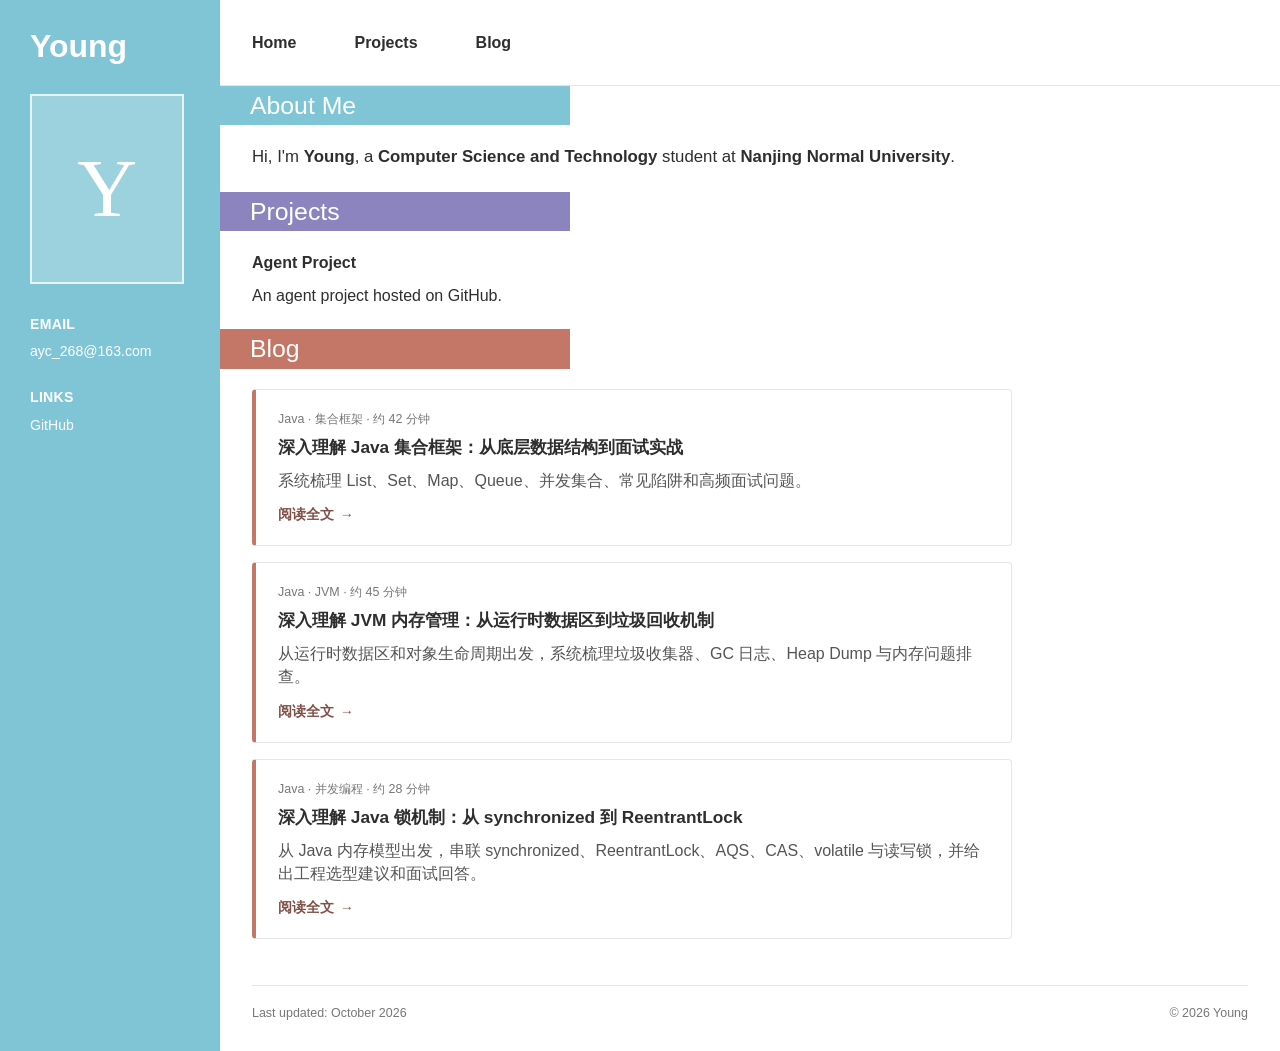
<file: index.html>
<!DOCTYPE html>
<html lang="en">
<head>
    <meta charset="UTF-8">
    <meta name="viewport" content="width=device-width, initial-scale=1.0">
    <meta name="description" content="Young's personal homepage — a Computer Science and Technology student at Nanjing Normal University.">
    <title>Young | Academic Homepage</title>
    <link rel="stylesheet" href="styles.css">
</head>
<body>
    <div class="page">
        <aside class="sidebar">
            <a class="name" href="#home">Young</a>

            <!-- Replace this block with: <img class="portrait" src="avatar.jpg" alt="Portrait of Young"> -->
            <div class="portrait portrait-placeholder" aria-label="Photo placeholder">
                <span>Y</span>
            </div>

            <div class="side-info">
                <h2>Email</h2>
                <a href="mailto:ayc_268@163.com">ayc_268@163.com</a>

                <h2>Links</h2>
                <a href="https://github.com/winnielab" target="_blank" rel="noreferrer">GitHub</a>
            </div>
        </aside>

        <div class="main-column">
            <header class="topbar" id="home">
                <nav aria-label="Main navigation">
                    <a href="#about">Home</a>
                    <a href="#projects">Projects</a>
                    <a href="/blog/index.html">Blog</a>
                    <!-- <a href="#research">Research</a> -->
                </nav>
            </header>

            <main>
                <section id="about">
                    <h1>About Me</h1>
                    <div class="section-content intro">
                        <p>
                            Hi, I'm <strong>Young</strong>, a <strong>Computer Science and Technology</strong>
                            student at <strong>Nanjing Normal University</strong>.
                        </p>
                    </div>
                </section>

                <section id="projects">
                    <h2>Projects</h2>
                    <div class="section-content">
                        <p>
                            <strong>
                                <a href="https://github.com/winnielab/agent-repo" target="_blank" rel="noreferrer">Agent Project</a>
                            </strong>
                        </p>
                        <p>An agent project hosted on GitHub.</p>
                    </div>
                </section>

                <section id="blog">
                    <h2>Blog</h2>
                    <div class="section-content">
                        <article class="blog-card">
                            <div class="blog-card__meta">Java · 集合框架 · 约 42 分钟</div>
                            <h3>
                                <a href="/blog/java-collections.html">深入理解 Java 集合框架：从底层数据结构到面试实战</a>
                            </h3>
                            <p>系统梳理 List、Set、Map、Queue、并发集合、常见陷阱和高频面试问题。</p>
                            <a class="blog-card__link" href="/blog/java-collections.html">阅读全文 <span aria-hidden="true">→</span></a>
                        </article>
                        <article class="blog-card">
                            <div class="blog-card__meta">Java · JVM · 约 45 分钟</div>
                            <h3>
                                <a href="/blog/jvm-memory-management.html">深入理解 JVM 内存管理：从运行时数据区到垃圾回收机制</a>
                            </h3>
                            <p>从运行时数据区和对象生命周期出发，系统梳理垃圾收集器、GC 日志、Heap Dump 与内存问题排查。</p>
                            <a class="blog-card__link" href="/blog/jvm-memory-management.html">阅读全文 <span aria-hidden="true">→</span></a>
                        </article>
                        <article class="blog-card">
                            <div class="blog-card__meta">Java · 并发编程 · 约 28 分钟</div>
                            <h3>
                                <a href="/blog/java-locks.html">深入理解 Java 锁机制：从 synchronized 到 ReentrantLock</a>
                            </h3>
                            <p>从 Java 内存模型出发，串联 synchronized、ReentrantLock、AQS、CAS、volatile 与读写锁，并给出工程选型建议和面试回答。</p>
                            <a class="blog-card__link" href="/blog/java-locks.html">阅读全文 <span aria-hidden="true">→</span></a>
                        </article>
                    </div>
                </section>

                <!-- Temporarily hidden until research interests are ready.
                <section id="research">
                    <h2>Research Interests</h2>
                    <div class="section-content">
                        <ul class="compact-list">
                            <li>Machine Learning</li>
                            <li>Computer Vision</li>
                            <li>XXX</li>
                        </ul>
                    </div>
                </section>
                -->

            </main>

            <footer>
                <span>Last updated: October 2026</span>
                <span>© 2026 Young</span>
            </footer>
        </div>
    </div>
</body>
</html>
</file>
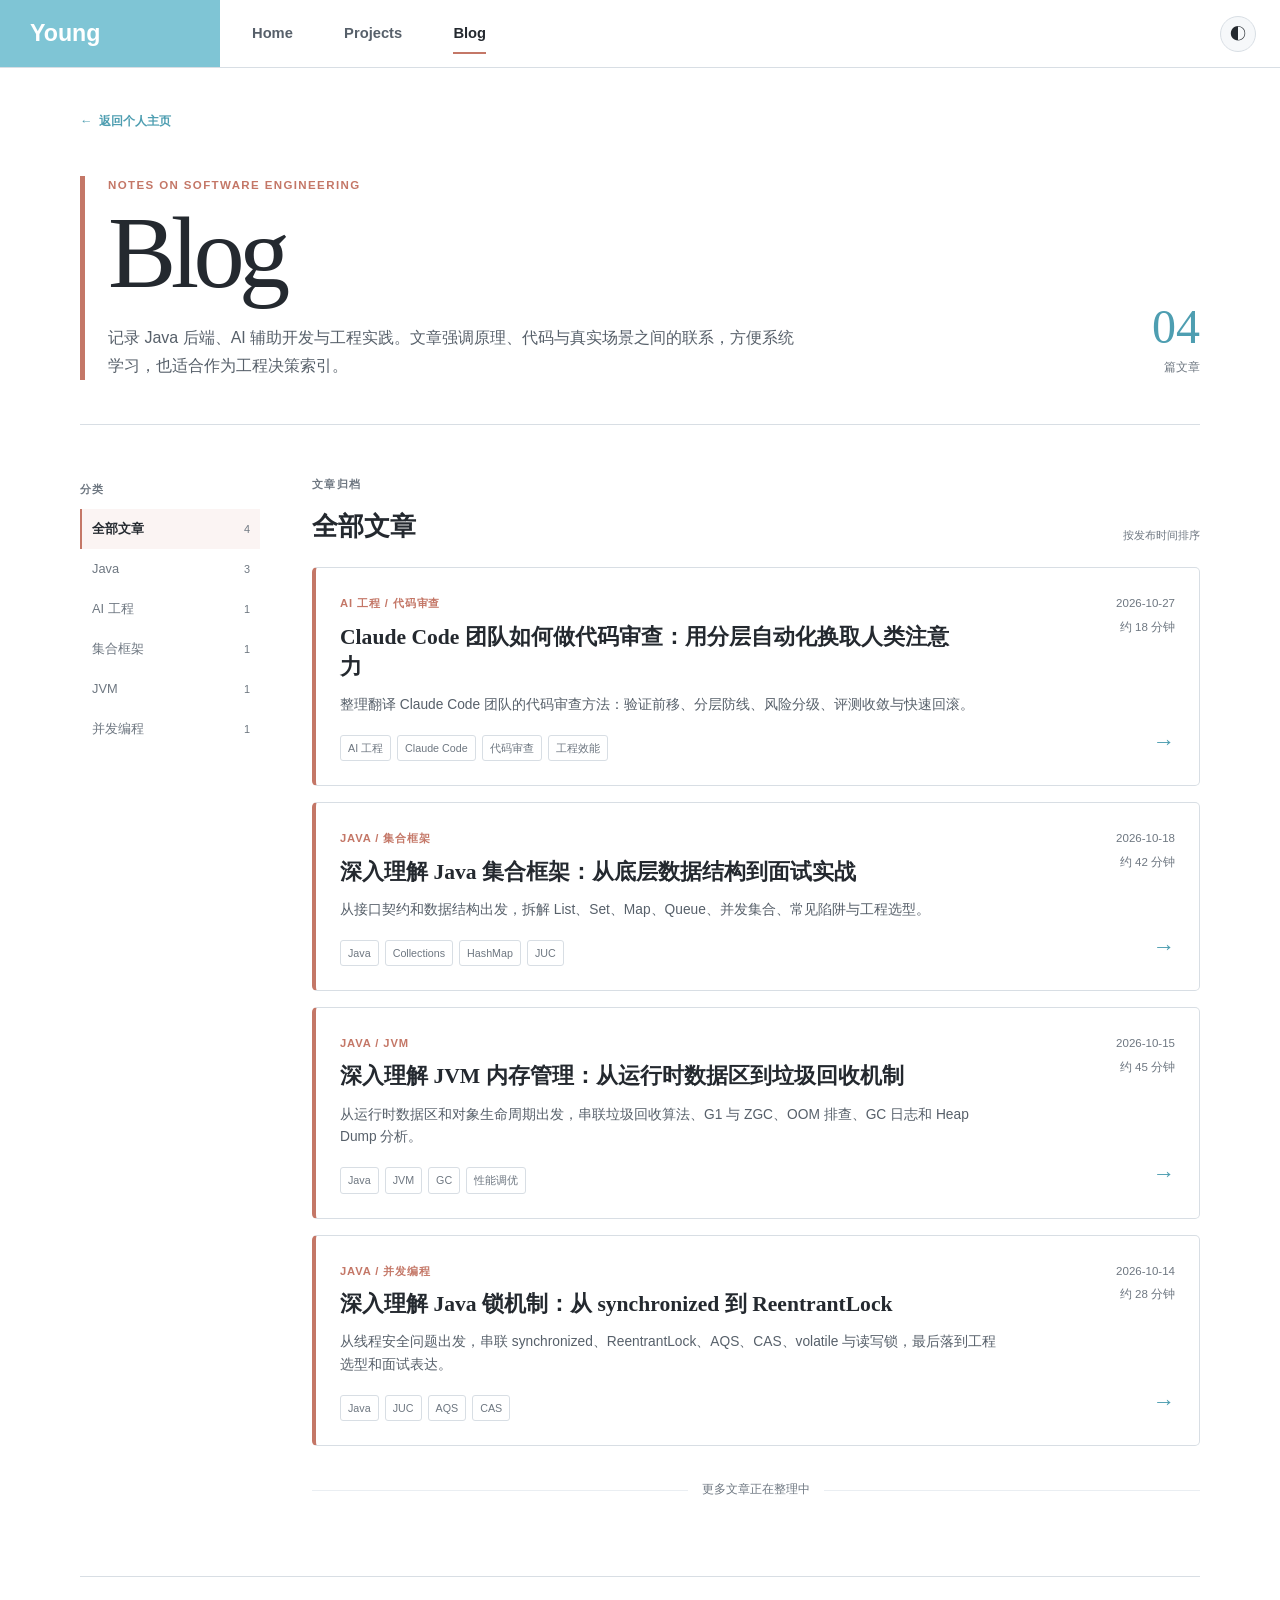
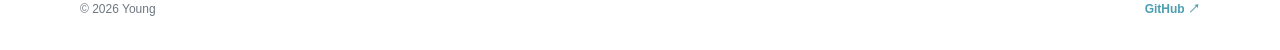
<file: blog/index.html>
<!DOCTYPE html>
<html lang="zh-CN" data-theme="auto">
<head>
    <meta charset="UTF-8">
    <meta name="viewport" content="width=device-width, initial-scale=1.0">
    <meta name="description" content="Young 的技术博客，记录 Java 后端、AI 辅助开发与工程实践。">
    <meta name="theme-color" content="#7fc5d5">
    <title>Blog · Young</title>
    <link rel="stylesheet" href="blog.css?v=20261027">
    <script src="blog-index.js" defer></script>
</head>
<body class="blog-index-page">
    <header class="site-header">
        <a class="brand" href="/index.html">Young</a>
        <nav aria-label="博客导航">
            <a href="/index.html#about">Home</a>
            <a href="/index.html#projects">Projects</a>
            <a href="/blog/index.html" aria-current="page">Blog</a>
        </nav>
        <button class="theme-toggle" type="button" aria-label="切换深色模式" title="切换深色模式">
            <span class="theme-icon" aria-hidden="true">◐</span>
        </button>
    </header>

    <main class="blog-index-shell">
        <a class="blog-home-link" href="/index.html"><span aria-hidden="true">←</span> 返回个人主页</a>

        <header class="blog-index-hero">
            <div>
                <p class="blog-index-kicker">Notes on software engineering</p>
                <h1>Blog</h1>
                <p class="blog-index-lead">记录 Java 后端、AI 辅助开发与工程实践。文章强调原理、代码与真实场景之间的联系，方便系统学习，也适合作为工程决策索引。</p>
            </div>
            <div class="blog-index-stat" aria-label="博客统计">
                <strong>04</strong>
                <span>篇文章</span>
            </div>
        </header>

        <div class="blog-browser">
            <aside class="blog-categories" aria-label="文章分类">
                <p class="aside-label">分类</p>
                <a href="#articles" aria-current="page"><span>全部文章</span><b>4</b></a>
                <a href="#articles"><span>Java</span><b>3</b></a>
                <a href="#ai-engineering"><span>AI 工程</span><b>1</b></a>
                <a href="#collections"><span>集合框架</span><b>1</b></a>
                <a href="#jvm"><span>JVM</span><b>1</b></a>
                <a href="#concurrency"><span>并发编程</span><b>1</b></a>
            </aside>

            <section class="blog-list" id="articles" aria-labelledby="articles-title">
                <div class="blog-list-heading">
                    <div>
                        <p class="aside-label">文章归档</p>
                        <h2 id="articles-title">全部文章</h2>
                    </div>
                    <span>按发布时间排序</span>
                </div>

                <a class="post-card" id="ai-engineering" href="/blog/claude-code-team-code-review.html" aria-label="阅读《Claude Code 团队如何做代码审查：用分层自动化换取人类注意力》">
                    <div class="post-card__content">
                        <div class="post-card__eyebrow">AI 工程 / 代码审查</div>
                        <h3>Claude Code 团队如何做代码审查：用分层自动化换取人类注意力</h3>
                        <p>整理翻译 Claude Code 团队的代码审查方法：验证前移、分层防线、风险分级、评测收敛与快速回滚。</p>
                        <div class="post-card__tags" aria-label="文章标签">
                            <span>AI 工程</span>
                            <span>Claude Code</span>
                            <span>代码审查</span>
                            <span>工程效能</span>
                        </div>
                    </div>
                    <div class="post-card__meta">
                        <time datetime="2026-10-27">2026-10-27</time>
                        <span>约 18 分钟</span>
                        <i aria-hidden="true">→</i>
                    </div>
                </a>

                <a class="post-card" id="collections" href="/blog/java-collections.html" aria-label="阅读《深入理解 Java 集合框架：从底层数据结构到面试实战》">
                    <div class="post-card__content">
                        <div class="post-card__eyebrow">Java / 集合框架</div>
                        <h3>深入理解 Java 集合框架：从底层数据结构到面试实战</h3>
                        <p>从接口契约和数据结构出发，拆解 List、Set、Map、Queue、并发集合、常见陷阱与工程选型。</p>
                        <div class="post-card__tags" aria-label="文章标签">
                            <span>Java</span>
                            <span>Collections</span>
                            <span>HashMap</span>
                            <span>JUC</span>
                        </div>
                    </div>
                    <div class="post-card__meta">
                        <time datetime="2026-10-18">2026-10-18</time>
                        <span>约 42 分钟</span>
                        <i aria-hidden="true">→</i>
                    </div>
                </a>

                <a class="post-card" id="jvm" href="/blog/jvm-memory-management.html" aria-label="阅读《深入理解 JVM 内存管理：从运行时数据区到垃圾回收机制》">
                    <div class="post-card__content">
                        <div class="post-card__eyebrow">Java / JVM</div>
                        <h3>深入理解 JVM 内存管理：从运行时数据区到垃圾回收机制</h3>
                        <p>从运行时数据区和对象生命周期出发，串联垃圾回收算法、G1 与 ZGC、OOM 排查、GC 日志和 Heap Dump 分析。</p>
                        <div class="post-card__tags" aria-label="文章标签">
                            <span>Java</span>
                            <span>JVM</span>
                            <span>GC</span>
                            <span>性能调优</span>
                        </div>
                    </div>
                    <div class="post-card__meta">
                        <time datetime="2026-10-15">2026-10-15</time>
                        <span>约 45 分钟</span>
                        <i aria-hidden="true">→</i>
                    </div>
                </a>

                <a class="post-card" id="java-locks" href="/blog/java-locks.html" aria-label="阅读《深入理解 Java 锁机制：从 synchronized 到 ReentrantLock》">
                    <div class="post-card__content">
                        <div class="post-card__eyebrow" id="concurrency">Java / 并发编程</div>
                        <h3>深入理解 Java 锁机制：从 synchronized 到 ReentrantLock</h3>
                        <p>从线程安全问题出发，串联 synchronized、ReentrantLock、AQS、CAS、volatile 与读写锁，最后落到工程选型和面试表达。</p>
                        <div class="post-card__tags" aria-label="文章标签">
                            <span>Java</span>
                            <span>JUC</span>
                            <span>AQS</span>
                            <span>CAS</span>
                        </div>
                    </div>
                    <div class="post-card__meta">
                        <time datetime="2026-10-14">2026-10-14</time>
                        <span>约 28 分钟</span>
                        <i aria-hidden="true">→</i>
                    </div>
                </a>

                <div class="blog-list-end">
                    <span></span>
                    <p>更多文章正在整理中</p>
                    <span></span>
                </div>
            </section>
        </div>
    </main>

    <footer class="blog-index-footer">
        <span>© 2026 Young</span>
        <a href="https://github.com/winnielab" target="_blank" rel="noreferrer">GitHub <span aria-hidden="true">↗</span></a>
    </footer>
</body>
</html>
</file>
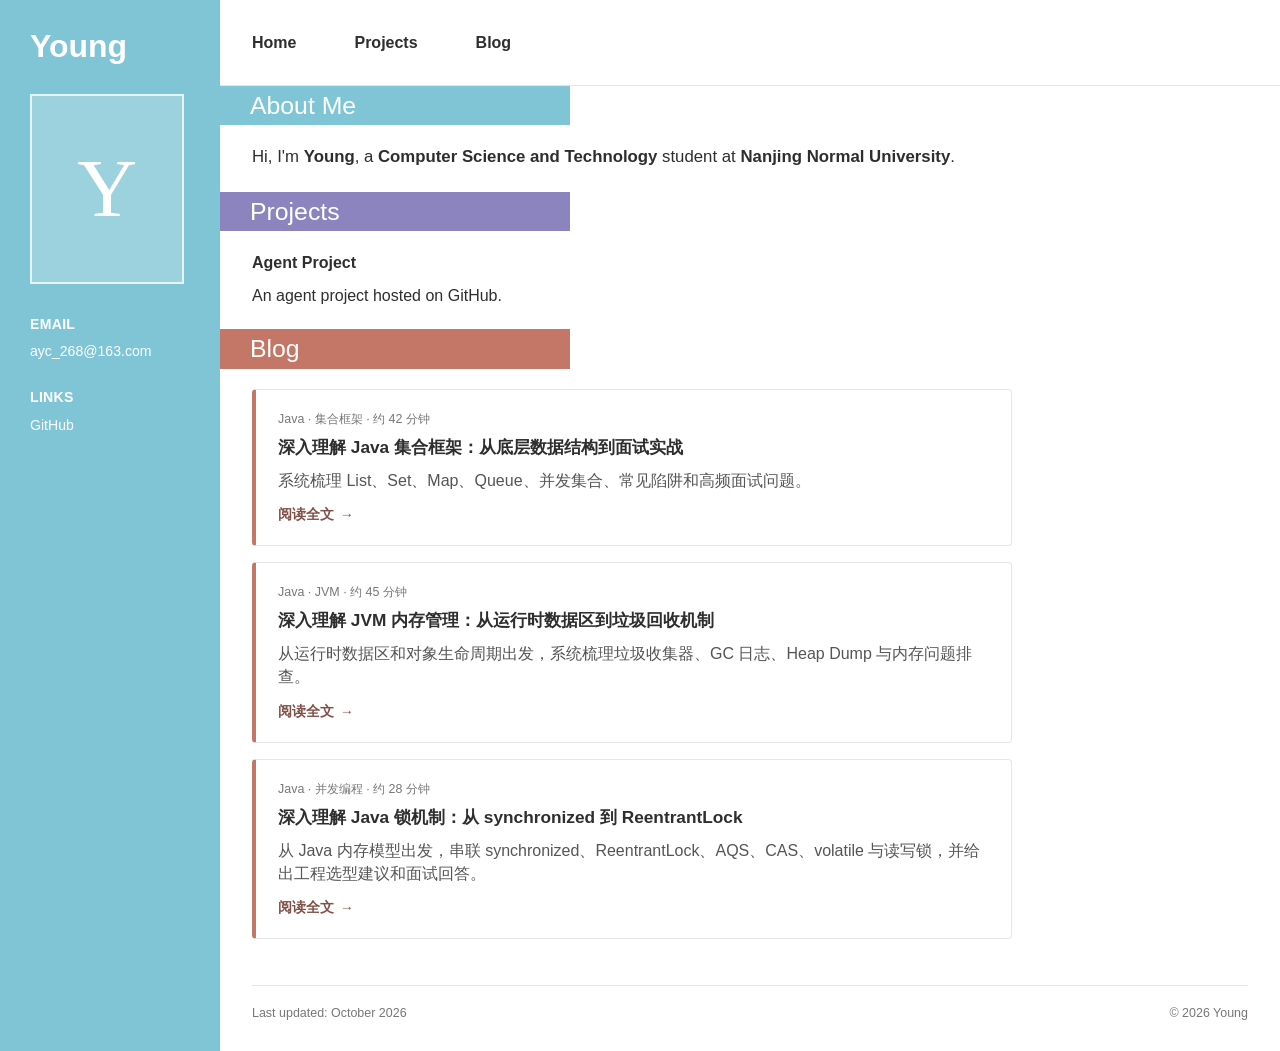
<file: about.html>
<!DOCTYPE html>
<html lang="en">
<head>
    <meta charset="UTF-8">
    <meta name="viewport" content="width=device-width, initial-scale=1.0">
    <meta http-equiv="refresh" content="0; url=index.html#about">
    <title>About · Young</title>
    <link rel="canonical" href="index.html#about">
</head>
<body>
    <p>Redirecting to <a href="index.html#about">the About section</a>…</p>
</body>
</html>
</file>
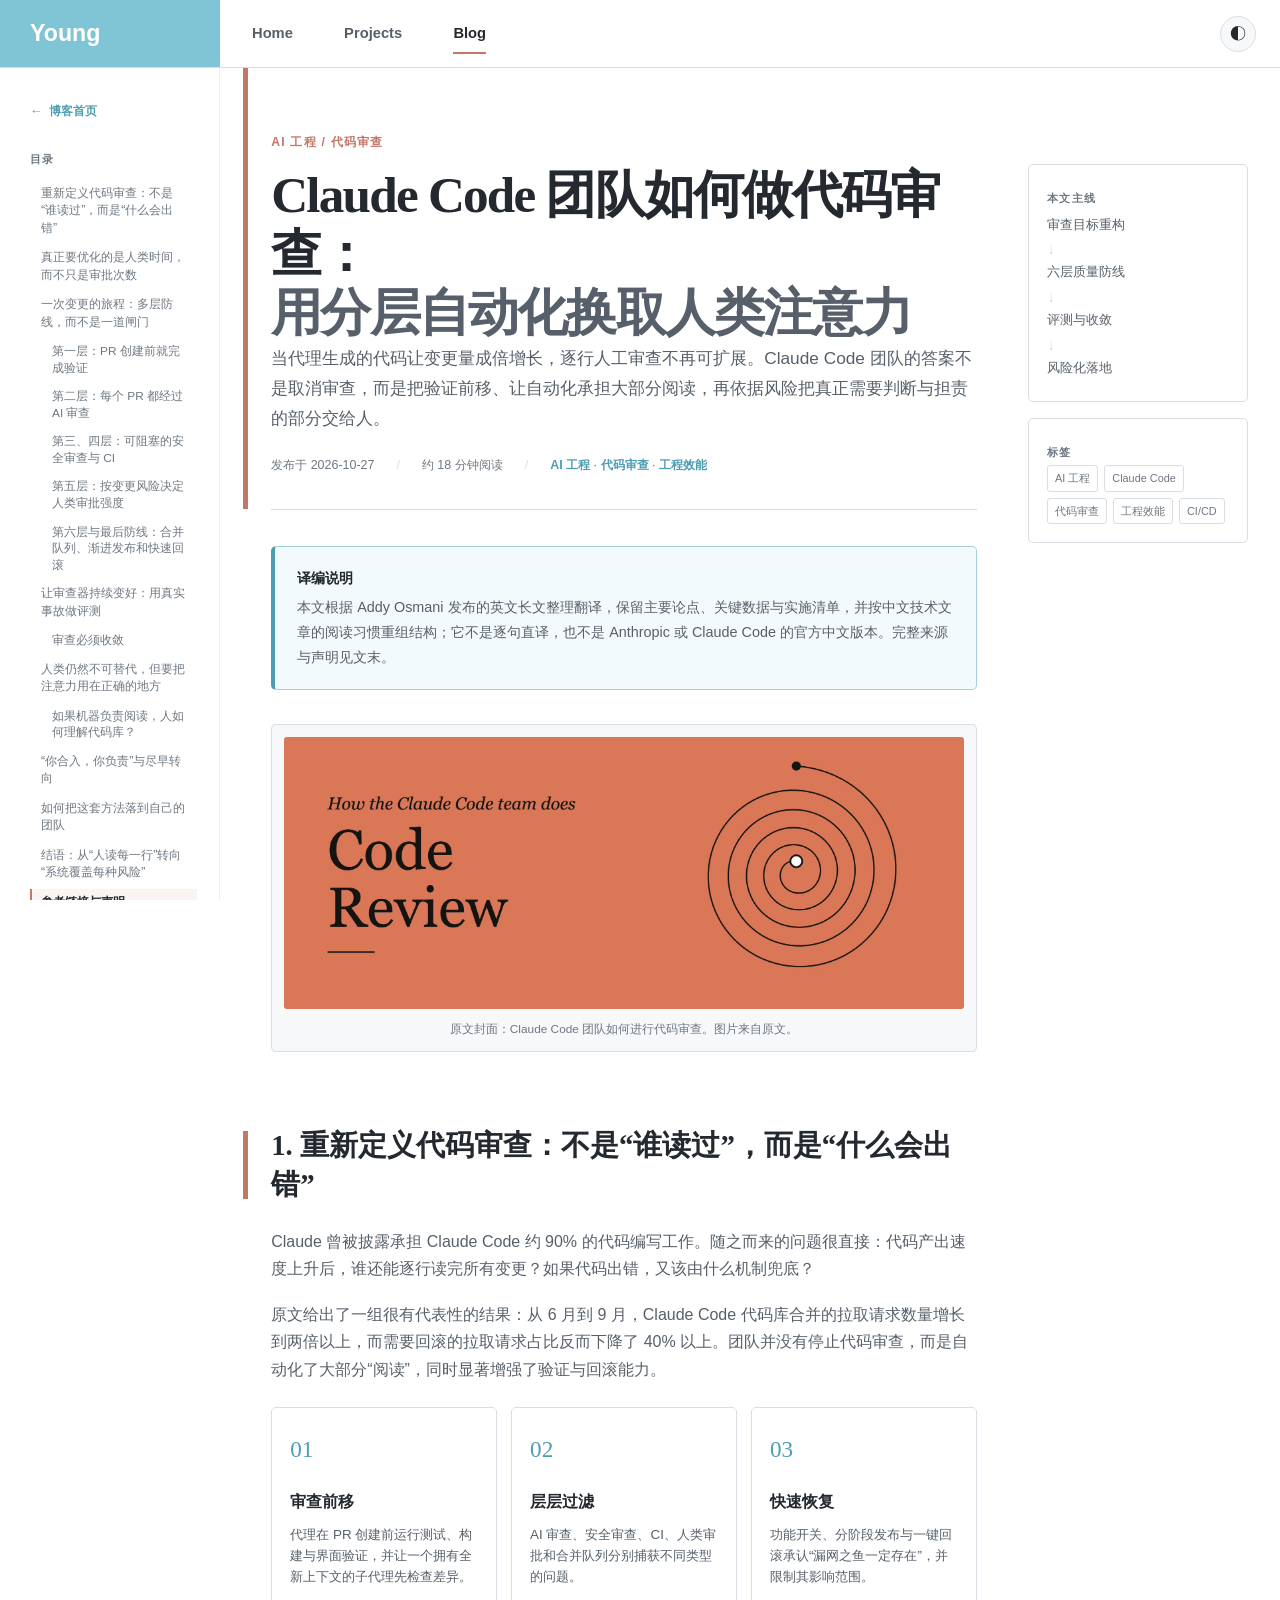
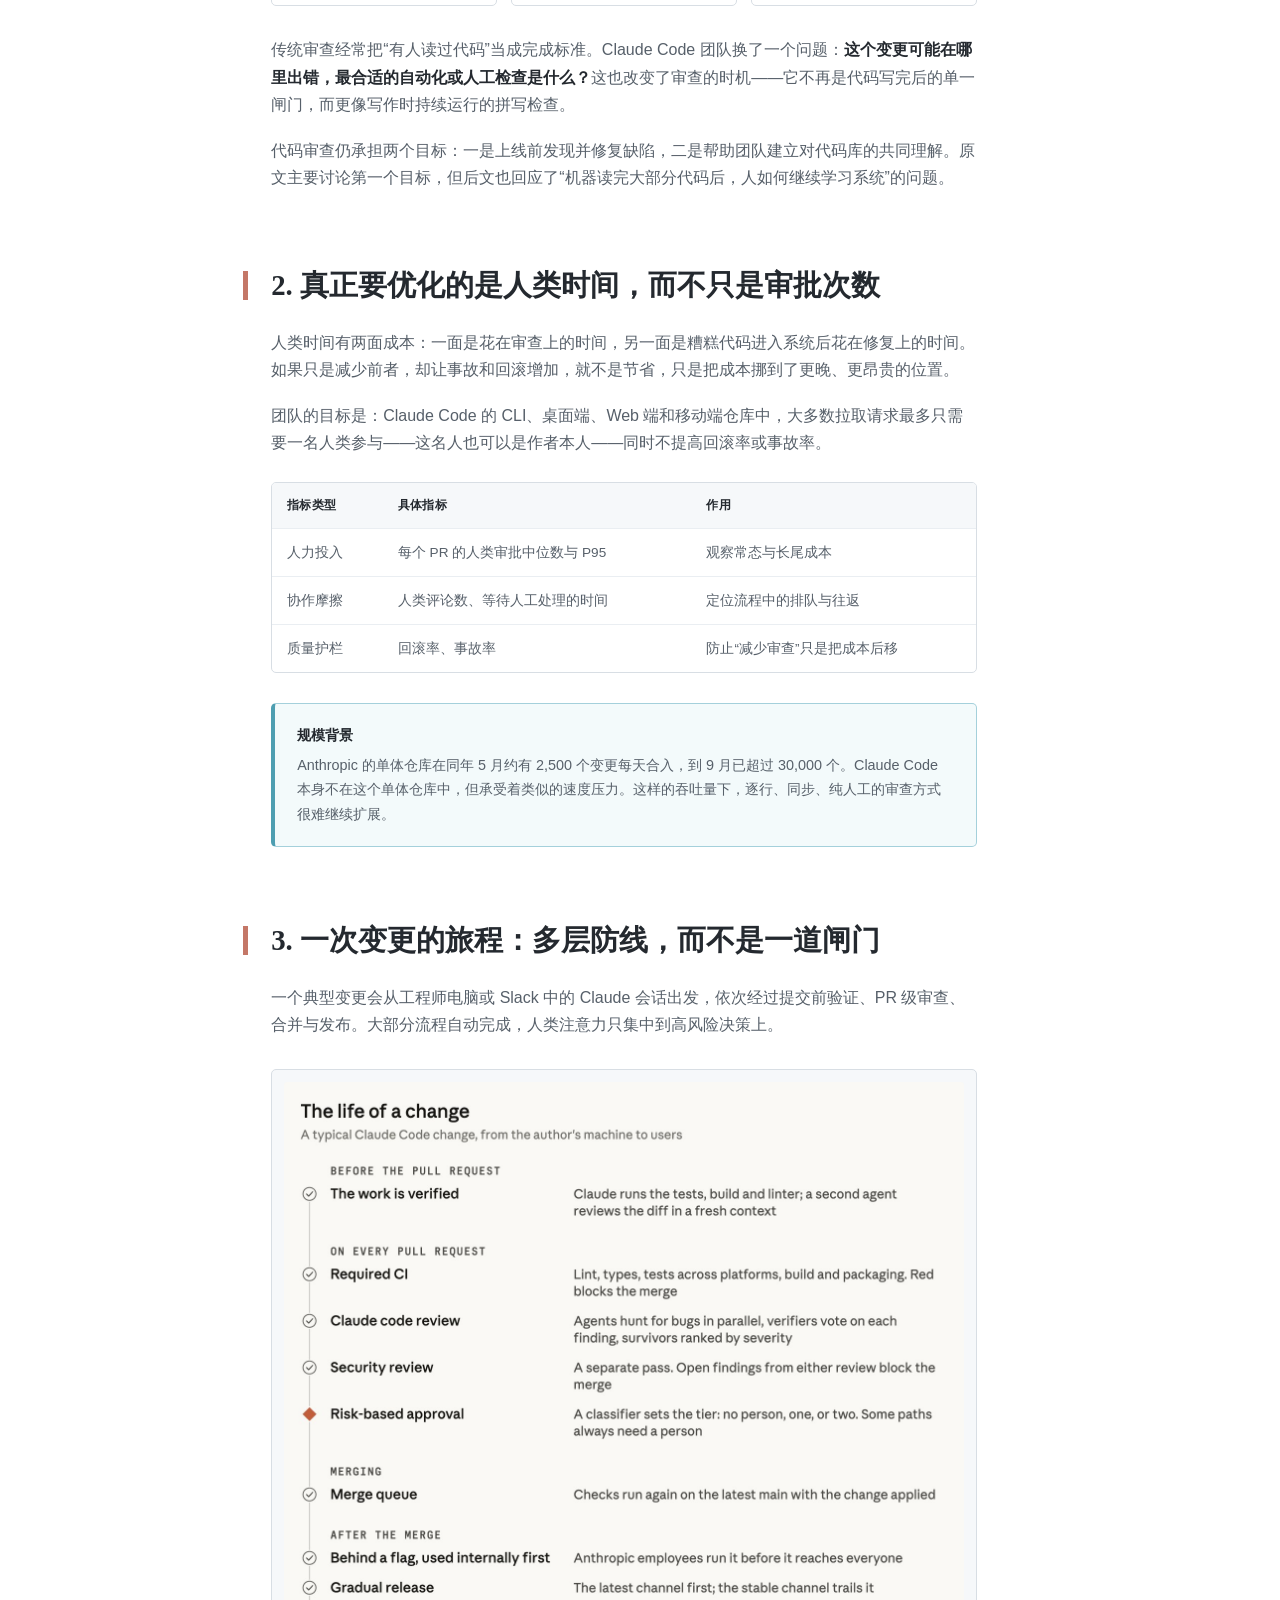
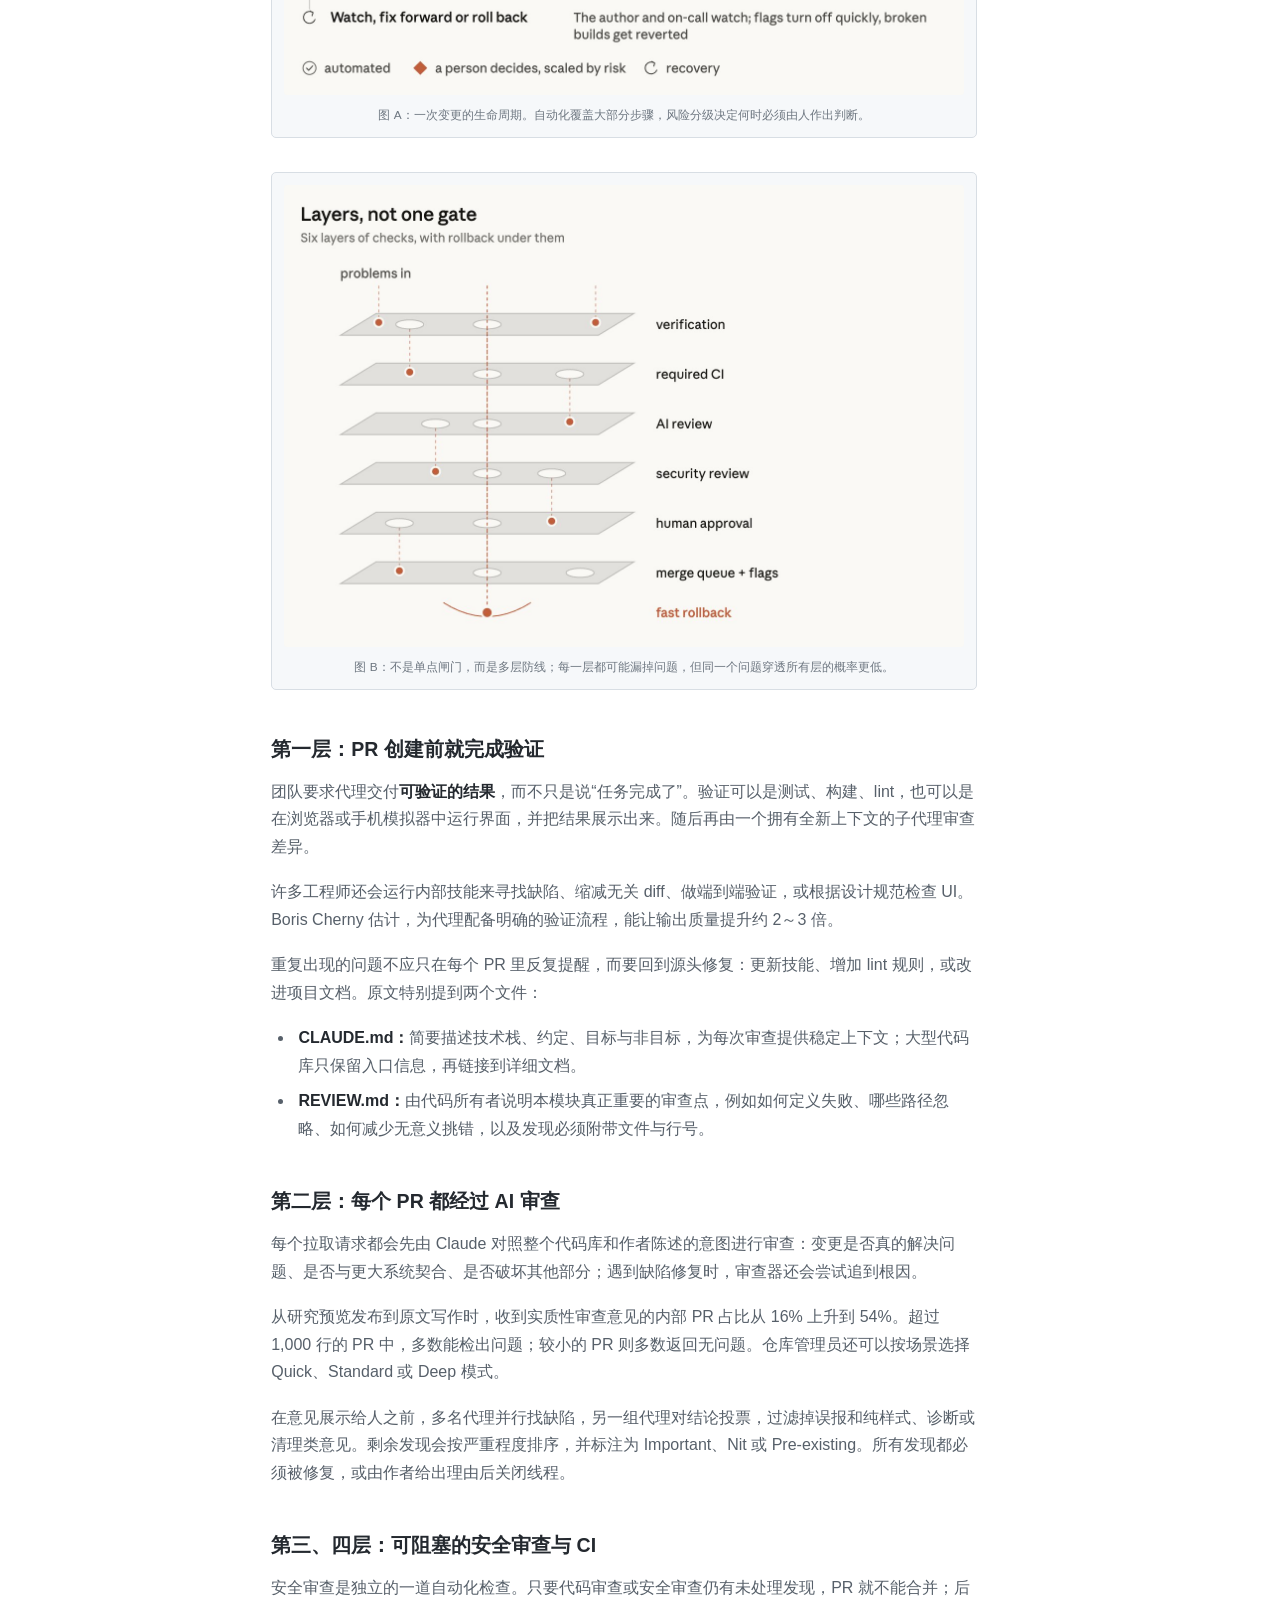
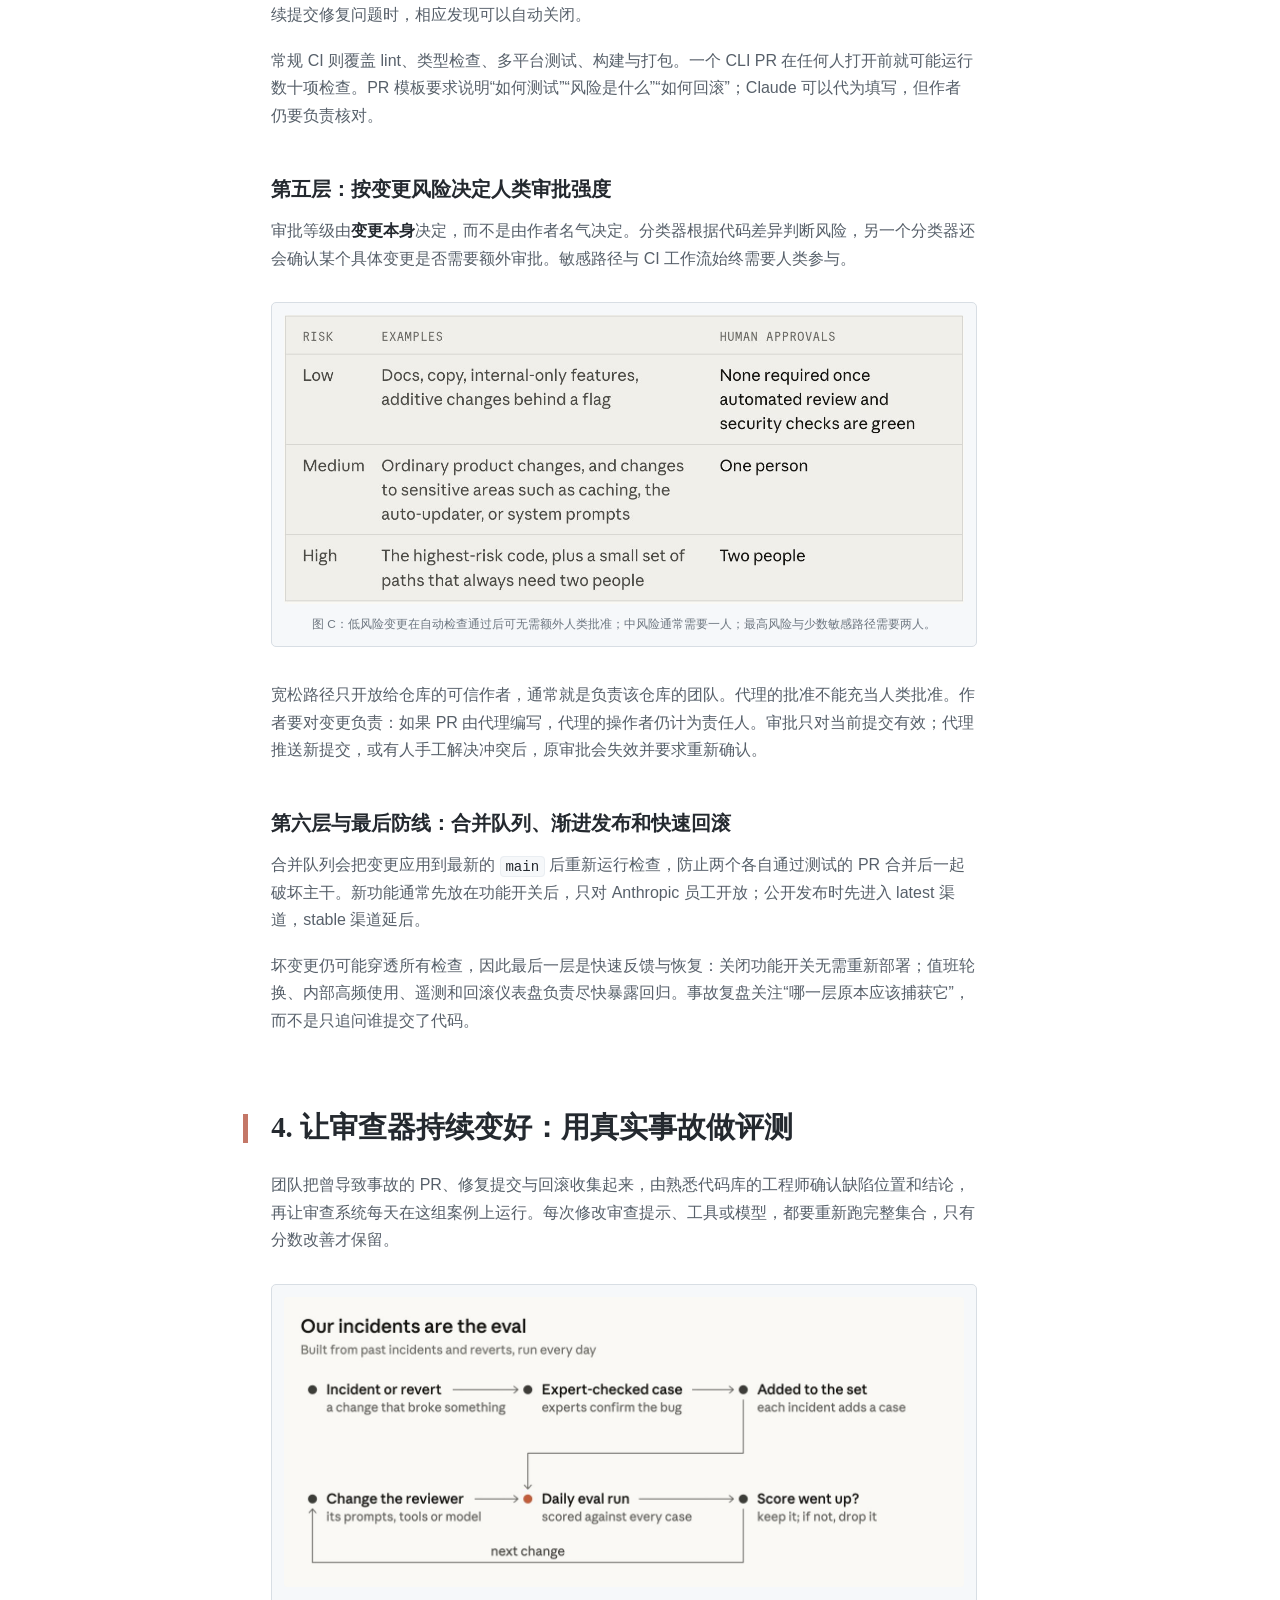
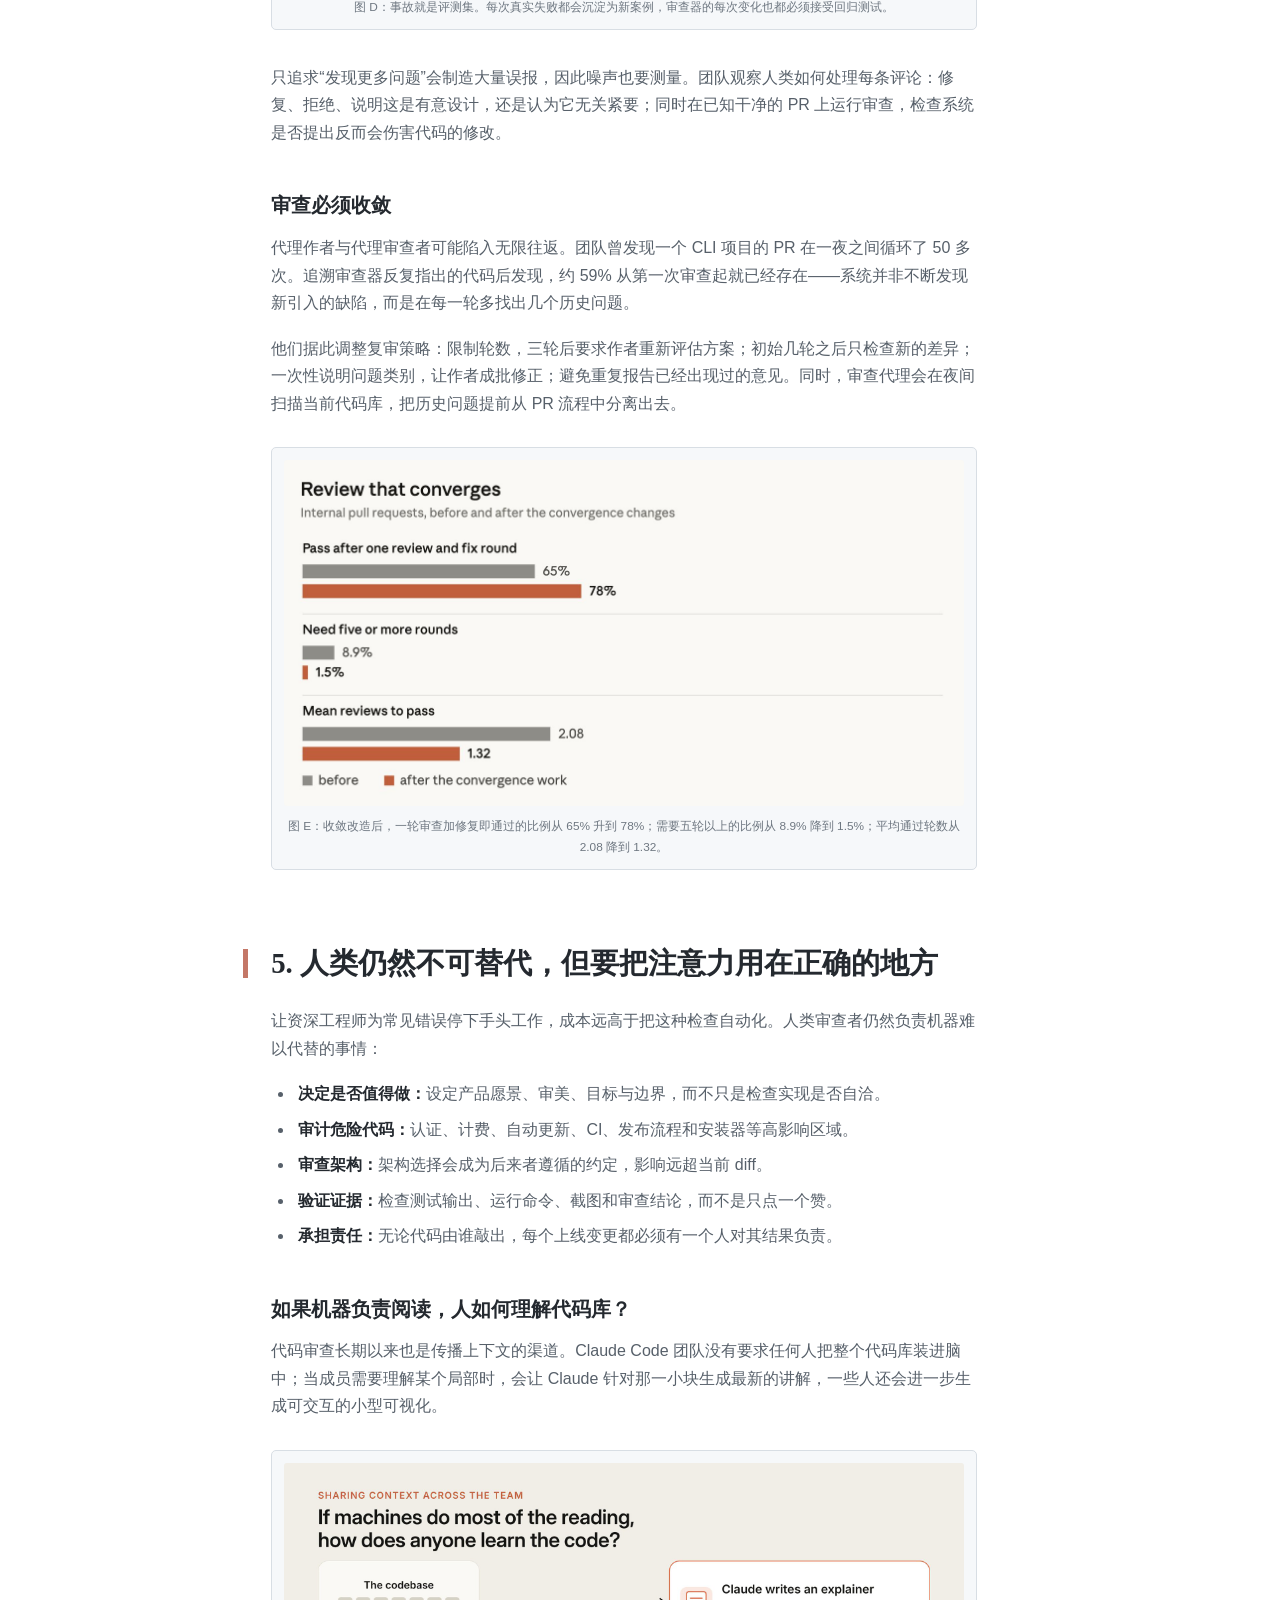
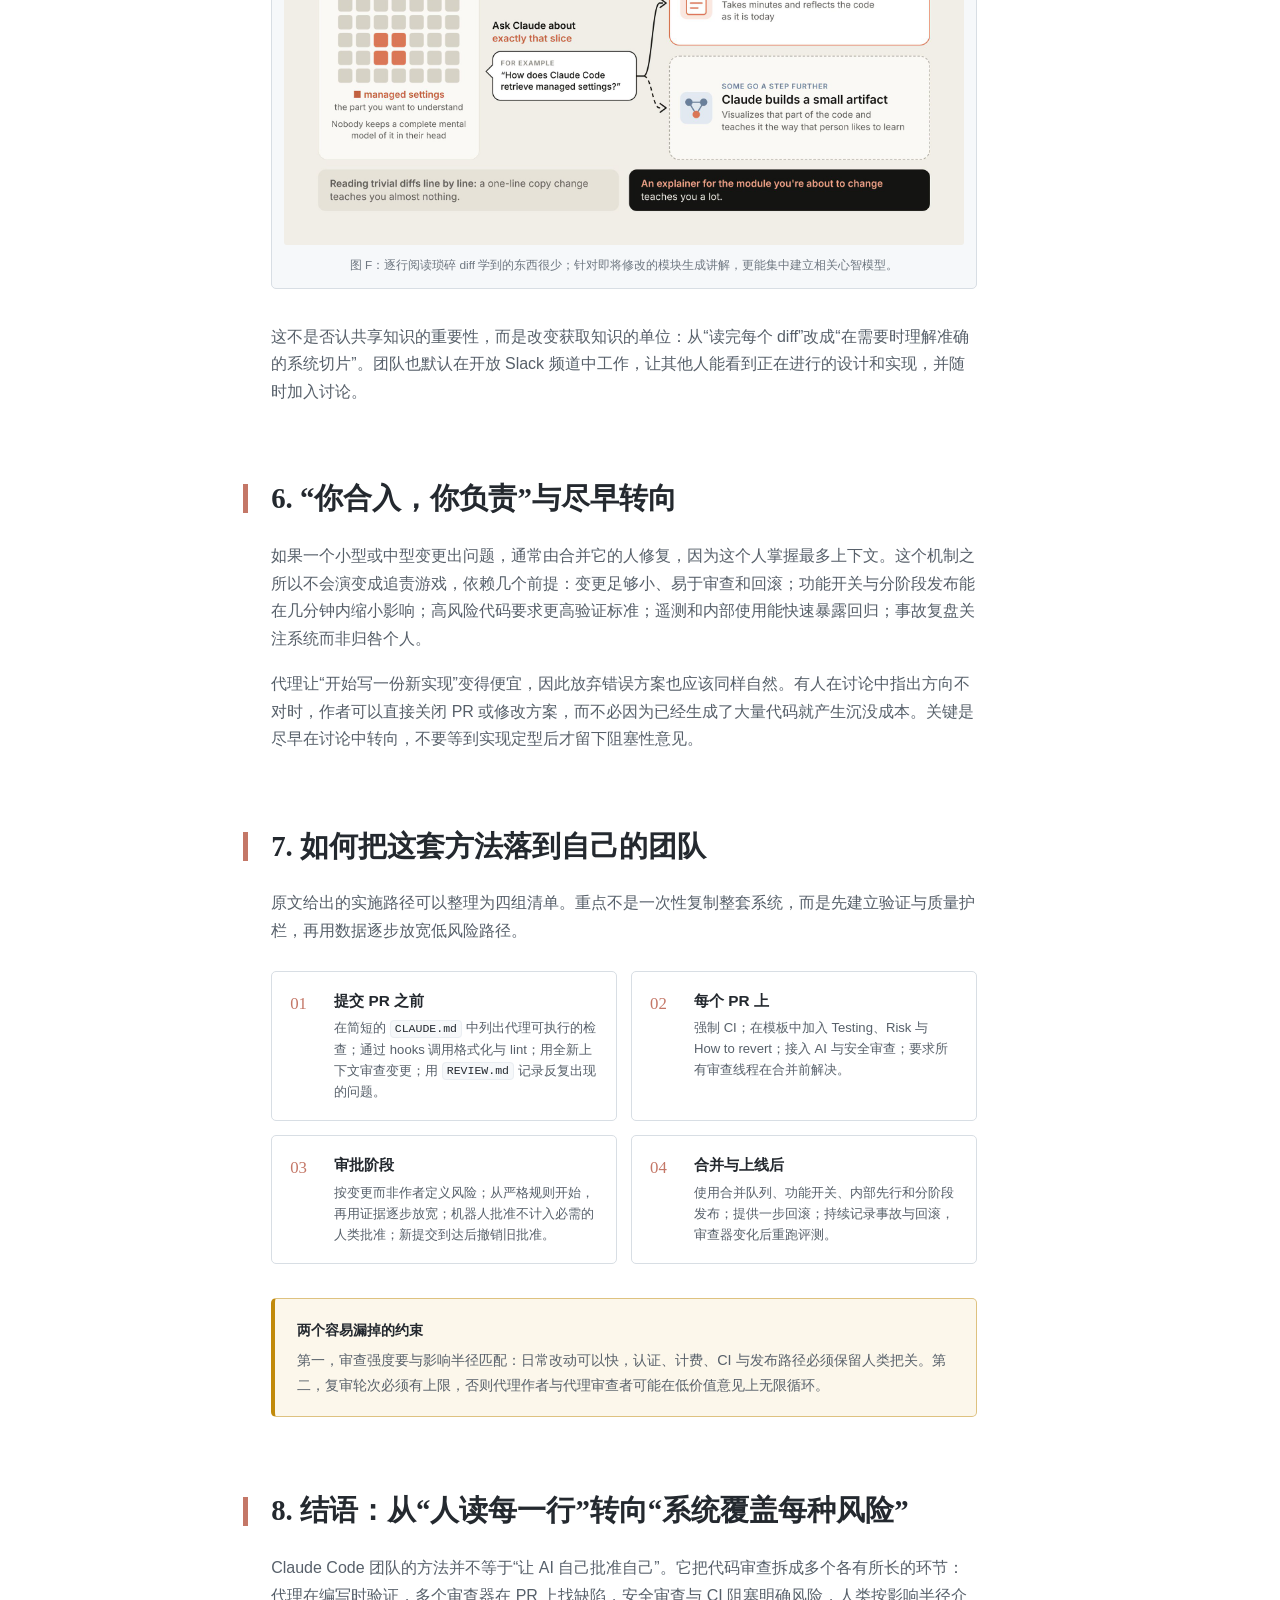
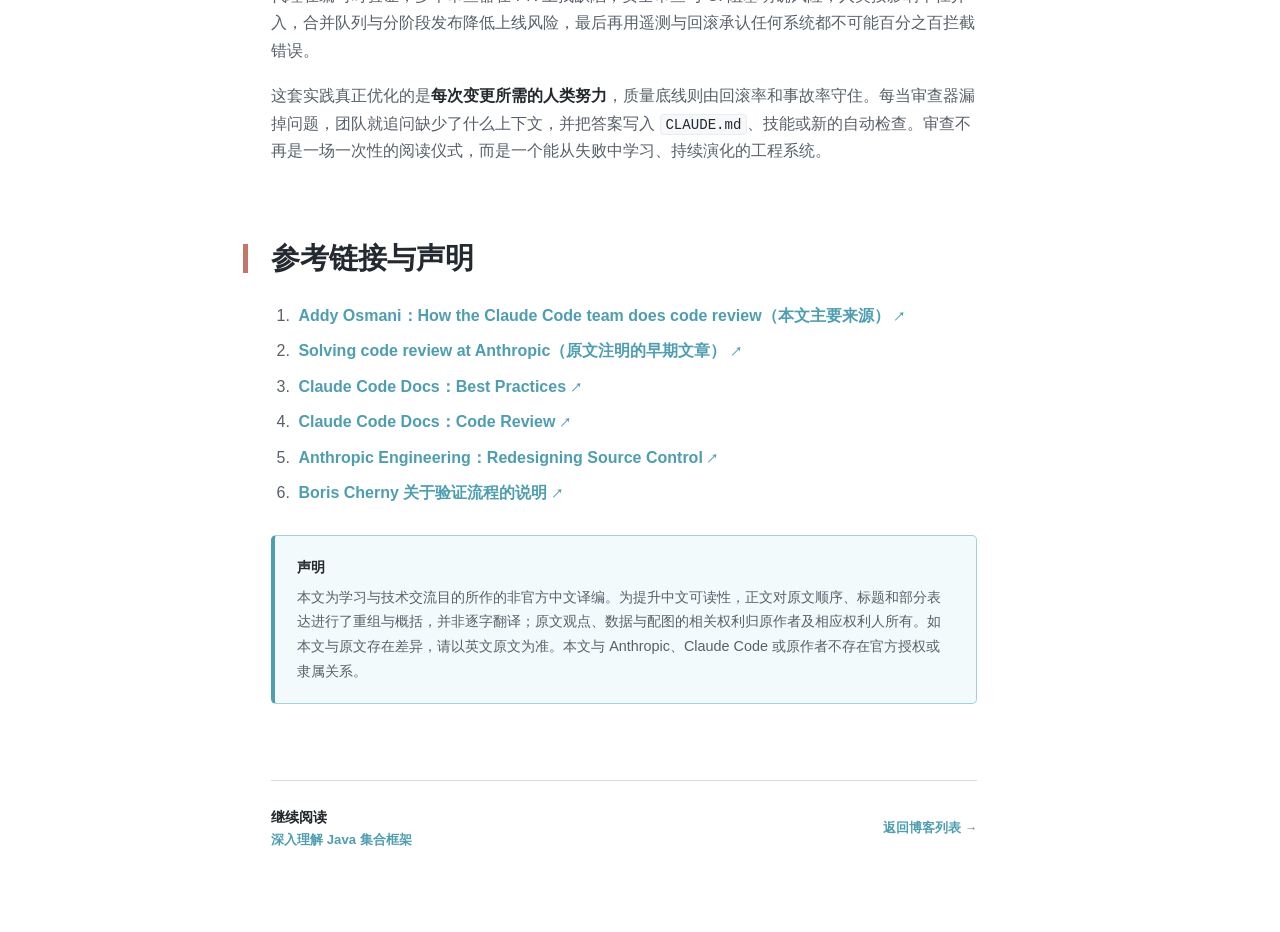
<file: blog/claude-code-team-code-review.html>
<!DOCTYPE html>
<html lang="zh-CN" data-theme="auto">
<head>
    <meta charset="UTF-8">
    <meta name="viewport" content="width=device-width, initial-scale=1.0">
    <meta name="description" content="整理翻译 Claude Code 团队的代码审查方法：分层自动化、风险分级、人类审批、评估体系与快速回滚。">
    <meta name="theme-color" content="#7fc5d5">
    <title>Claude Code 团队如何做代码审查 · Young</title>
    <link rel="stylesheet" href="blog.css?v=20261027">
    <script src="blog.js?v=20261015-2" defer></script>
</head>
<body>
    <div class="reading-progress" aria-hidden="true"><span></span></div>

    <header class="site-header">
        <a class="brand" href="/index.html">Young</a>
        <nav aria-label="博客导航">
            <a href="/index.html#about">Home</a>
            <a href="/index.html#projects">Projects</a>
            <a href="/blog/index.html" aria-current="page">Blog</a>
        </nav>
        <button class="theme-toggle" type="button" aria-label="切换深色模式" title="切换深色模式">
            <span class="theme-icon" aria-hidden="true">◐</span>
        </button>
    </header>

    <div class="article-shell">
        <aside class="toc-panel" aria-label="文章目录">
            <a class="toc-back" href="/blog/index.html"><span aria-hidden="true">←</span> 博客首页</a>
            <p class="toc-title">目录</p>
            <nav id="toc"></nav>
        </aside>

        <main class="article-main">
            <article>
                <header class="article-header">
                    <div class="article-kicker">AI 工程 / 代码审查</div>
                    <h1>Claude Code 团队如何做代码审查：<br><span>用分层自动化换取人类注意力</span></h1>
                    <p class="article-lead">当代理生成的代码让变更量成倍增长，逐行人工审查不再可扩展。Claude Code 团队的答案不是取消审查，而是把验证前移、让自动化承担大部分阅读，再依据风险把真正需要判断与担责的部分交给人。</p>
                    <div class="article-meta" aria-label="文章信息">
                        <span>发布于 2026-10-27</span>
                        <span>约 18 分钟阅读</span>
                        <span class="article-tag-links"><a href="/blog/index.html#ai-engineering">AI 工程</a> · <a href="/blog/index.html#ai-engineering">代码审查</a> · <a href="/blog/index.html#ai-engineering">工程效能</a></span>
                    </div>
                </header>

                <div class="article-note article-note--scope">
                    <strong>译编说明</strong>
                    <p>本文根据 Addy Osmani 发布的英文长文整理翻译，保留主要论点、关键数据与实施清单，并按中文技术文章的阅读习惯重组结构；它不是逐句直译，也不是 Anthropic 或 Claude Code 的官方中文版本。完整来源与声明见文末。</p>
                </div>

                <figure class="tech-figure tech-figure--media tech-figure--cover">
                    <img src="/blog/assets/claude-code-review-cover.jpg" alt="How the Claude Code team does Code Review 英文封面">
                    <figcaption>原文封面：Claude Code 团队如何进行代码审查。图片来自原文。</figcaption>
                </figure>

                <section id="rethinking-review">
                    <h2>1. 重新定义代码审查：不是“谁读过”，而是“什么会出错”</h2>
                    <p>Claude 曾被披露承担 Claude Code 约 90% 的代码编写工作。随之而来的问题很直接：代码产出速度上升后，谁还能逐行读完所有变更？如果代码出错，又该由什么机制兜底？</p>
                    <p>原文给出了一组很有代表性的结果：从 6 月到 9 月，Claude Code 代码库合并的拉取请求数量增长到两倍以上，而需要回滚的拉取请求占比反而下降了 40% 以上。团队并没有停止代码审查，而是自动化了大部分“阅读”，同时显著增强了验证与回滚能力。</p>

                    <div class="concept-grid">
                        <div class="concept-card">
                            <span class="concept-index">01</span>
                            <h4>审查前移</h4>
                            <p>代理在 PR 创建前运行测试、构建与界面验证，并让一个拥有全新上下文的子代理先检查差异。</p>
                        </div>
                        <div class="concept-card">
                            <span class="concept-index">02</span>
                            <h4>层层过滤</h4>
                            <p>AI 审查、安全审查、CI、人类审批和合并队列分别捕获不同类型的问题。</p>
                        </div>
                        <div class="concept-card">
                            <span class="concept-index">03</span>
                            <h4>快速恢复</h4>
                            <p>功能开关、分阶段发布与一键回滚承认“漏网之鱼一定存在”，并限制其影响范围。</p>
                        </div>
                    </div>

                    <p>传统审查经常把“有人读过代码”当成完成标准。Claude Code 团队换了一个问题：<strong>这个变更可能在哪里出错，最合适的自动化或人工检查是什么？</strong>这也改变了审查的时机——它不再是代码写完后的单一闸门，而更像写作时持续运行的拼写检查。</p>
                    <p>代码审查仍承担两个目标：一是上线前发现并修复缺陷，二是帮助团队建立对代码库的共同理解。原文主要讨论第一个目标，但后文也回应了“机器读完大部分代码后，人如何继续学习系统”的问题。</p>
                </section>

                <section id="human-time">
                    <h2>2. 真正要优化的是人类时间，而不只是审批次数</h2>
                    <p>人类时间有两面成本：一面是花在审查上的时间，另一面是糟糕代码进入系统后花在修复上的时间。如果只是减少前者，却让事故和回滚增加，就不是节省，只是把成本挪到了更晚、更昂贵的位置。</p>
                    <p>团队的目标是：Claude Code 的 CLI、桌面端、Web 端和移动端仓库中，大多数拉取请求最多只需要一名人类参与——这名人也可以是作者本人——同时不提高回滚率或事故率。</p>

                    <div class="comparison-table-wrap">
                        <table class="comparison-table">
                            <thead><tr><th>指标类型</th><th>具体指标</th><th>作用</th></tr></thead>
                            <tbody>
                                <tr><td>人力投入</td><td>每个 PR 的人类审批中位数与 P95</td><td>观察常态与长尾成本</td></tr>
                                <tr><td>协作摩擦</td><td>人类评论数、等待人工处理的时间</td><td>定位流程中的排队与往返</td></tr>
                                <tr><td>质量护栏</td><td>回滚率、事故率</td><td>防止“减少审查”只是把成本后移</td></tr>
                            </tbody>
                        </table>
                    </div>

                    <div class="article-note">
                        <strong>规模背景</strong>
                        <p>Anthropic 的单体仓库在同年 5 月约有 2,500 个变更每天合入，到 9 月已超过 30,000 个。Claude Code 本身不在这个单体仓库中，但承受着类似的速度压力。这样的吞吐量下，逐行、同步、纯人工的审查方式很难继续扩展。</p>
                    </div>
                </section>

                <section id="change-journey">
                    <h2>3. 一次变更的旅程：多层防线，而不是一道闸门</h2>
                    <p>一个典型变更会从工程师电脑或 Slack 中的 Claude 会话出发，依次经过提交前验证、PR 级审查、合并与发布。大部分流程自动完成，人类注意力只集中到高风险决策上。</p>

                    <figure class="tech-figure tech-figure--media">
                        <img src="/blog/assets/claude-code-review-lifecycle.jpg" alt="一次 Claude Code 变更从提交前验证到上线后回滚的生命周期">
                        <figcaption>图 A：一次变更的生命周期。自动化覆盖大部分步骤，风险分级决定何时必须由人作出判断。</figcaption>
                    </figure>

                    <figure class="tech-figure tech-figure--media">
                        <img src="/blog/assets/claude-code-review-layers.jpg" alt="验证、CI、AI 审查、安全审查、人类审批与合并队列组成的多层检查">
                        <figcaption>图 B：不是单点闸门，而是多层防线；每一层都可能漏掉问题，但同一个问题穿透所有层的概率更低。</figcaption>
                    </figure>

                    <h3 id="pre-pr">第一层：PR 创建前就完成验证</h3>
                    <p>团队要求代理交付<strong>可验证的结果</strong>，而不只是说“任务完成了”。验证可以是测试、构建、lint，也可以是在浏览器或手机模拟器中运行界面，并把结果展示出来。随后再由一个拥有全新上下文的子代理审查差异。</p>
                    <p>许多工程师还会运行内部技能来寻找缺陷、缩减无关 diff、做端到端验证，或根据设计规范检查 UI。Boris Cherny 估计，为代理配备明确的验证流程，能让输出质量提升约 2～3 倍。</p>
                    <p>重复出现的问题不应只在每个 PR 里反复提醒，而要回到源头修复：更新技能、增加 lint 规则，或改进项目文档。原文特别提到两个文件：</p>
                    <ul>
                        <li><strong>CLAUDE.md：</strong>简要描述技术栈、约定、目标与非目标，为每次审查提供稳定上下文；大型代码库只保留入口信息，再链接到详细文档。</li>
                        <li><strong>REVIEW.md：</strong>由代码所有者说明本模块真正重要的审查点，例如如何定义失败、哪些路径忽略、如何减少无意义挑错，以及发现必须附带文件与行号。</li>
                    </ul>

                    <h3 id="ai-review">第二层：每个 PR 都经过 AI 审查</h3>
                    <p>每个拉取请求都会先由 Claude 对照整个代码库和作者陈述的意图进行审查：变更是否真的解决问题、是否与更大系统契合、是否破坏其他部分；遇到缺陷修复时，审查器还会尝试追到根因。</p>
                    <p>从研究预览发布到原文写作时，收到实质性审查意见的内部 PR 占比从 16% 上升到 54%。超过 1,000 行的 PR 中，多数能检出问题；较小的 PR 则多数返回无问题。仓库管理员还可以按场景选择 Quick、Standard 或 Deep 模式。</p>
                    <p>在意见展示给人之前，多名代理并行找缺陷，另一组代理对结论投票，过滤掉误报和纯样式、诊断或清理类意见。剩余发现会按严重程度排序，并标注为 Important、Nit 或 Pre-existing。所有发现都必须被修复，或由作者给出理由后关闭线程。</p>

                    <h3 id="security-ci">第三、四层：可阻塞的安全审查与 CI</h3>
                    <p>安全审查是独立的一道自动化检查。只要代码审查或安全审查仍有未处理发现，PR 就不能合并；后续提交修复问题时，相应发现可以自动关闭。</p>
                    <p>常规 CI 则覆盖 lint、类型检查、多平台测试、构建与打包。一个 CLI PR 在任何人打开前就可能运行数十项检查。PR 模板要求说明“如何测试”“风险是什么”“如何回滚”；Claude 可以代为填写，但作者仍要负责核对。</p>

                    <h3 id="risk-approval">第五层：按变更风险决定人类审批强度</h3>
                    <p>审批等级由<strong>变更本身</strong>决定，而不是由作者名气决定。分类器根据代码差异判断风险，另一个分类器还会确认某个具体变更是否需要额外审批。敏感路径与 CI 工作流始终需要人类参与。</p>

                    <figure class="tech-figure tech-figure--media">
                        <img src="/blog/assets/claude-code-review-risk.jpg" alt="低、中、高风险变更对应零、一、两名人类审批者">
                        <figcaption>图 C：低风险变更在自动检查通过后可无需额外人类批准；中风险通常需要一人；最高风险与少数敏感路径需要两人。</figcaption>
                    </figure>

                    <p>宽松路径只开放给仓库的可信作者，通常就是负责该仓库的团队。代理的批准不能充当人类批准。作者要对变更负责：如果 PR 由代理编写，代理的操作者仍计为责任人。审批只对当前提交有效；代理推送新提交，或有人手工解决冲突后，原审批会失效并要求重新确认。</p>

                    <h3 id="merge-rollback">第六层与最后防线：合并队列、渐进发布和快速回滚</h3>
                    <p>合并队列会把变更应用到最新的 <code>main</code> 后重新运行检查，防止两个各自通过测试的 PR 合并后一起破坏主干。新功能通常先放在功能开关后，只对 Anthropic 员工开放；公开发布时先进入 latest 渠道，stable 渠道延后。</p>
                    <p>坏变更仍可能穿透所有检查，因此最后一层是快速反馈与恢复：关闭功能开关无需重新部署；值班轮换、内部高频使用、遥测和回滚仪表盘负责尽快暴露回归。事故复盘关注“哪一层原本应该捕获它”，而不是只追问谁提交了代码。</p>
                </section>

                <section id="reviewer-improvement">
                    <h2>4. 让审查器持续变好：用真实事故做评测</h2>
                    <p>团队把曾导致事故的 PR、修复提交与回滚收集起来，由熟悉代码库的工程师确认缺陷位置和结论，再让审查系统每天在这组案例上运行。每次修改审查提示、工具或模型，都要重新跑完整集合，只有分数改善才保留。</p>

                    <figure class="tech-figure tech-figure--media">
                        <img src="/blog/assets/claude-code-review-eval.jpg" alt="从事故与回滚构建评测集并每日验证审查器改动的循环">
                        <figcaption>图 D：事故就是评测集。每次真实失败都会沉淀为新案例，审查器的每次变化也都必须接受回归测试。</figcaption>
                    </figure>

                    <p>只追求“发现更多问题”会制造大量误报，因此噪声也要测量。团队观察人类如何处理每条评论：修复、拒绝、说明这是有意设计，还是认为它无关紧要；同时在已知干净的 PR 上运行审查，检查系统是否提出反而会伤害代码的修改。</p>

                    <h3 id="convergence">审查必须收敛</h3>
                    <p>代理作者与代理审查者可能陷入无限往返。团队曾发现一个 CLI 项目的 PR 在一夜之间循环了 50 多次。追溯审查器反复指出的代码后发现，约 59% 从第一次审查起就已经存在——系统并非不断发现新引入的缺陷，而是在每一轮多找出几个历史问题。</p>
                    <p>他们据此调整复审策略：限制轮数，三轮后要求作者重新评估方案；初始几轮之后只检查新的差异；一次性说明问题类别，让作者成批修正；避免重复报告已经出现过的意见。同时，审查代理会在夜间扫描当前代码库，把历史问题提前从 PR 流程中分离出去。</p>

                    <figure class="tech-figure tech-figure--media">
                        <img src="/blog/assets/claude-code-review-convergence.jpg" alt="改进收敛策略前后的审查轮数对比">
                        <figcaption>图 E：收敛改造后，一轮审查加修复即通过的比例从 65% 升到 78%；需要五轮以上的比例从 8.9% 降到 1.5%；平均通过轮数从 2.08 降到 1.32。</figcaption>
                    </figure>
                </section>

                <section id="humans-in-loop">
                    <h2>5. 人类仍然不可替代，但要把注意力用在正确的地方</h2>
                    <p>让资深工程师为常见错误停下手头工作，成本远高于把这种检查自动化。人类审查者仍然负责机器难以代替的事情：</p>
                    <ul>
                        <li><strong>决定是否值得做：</strong>设定产品愿景、审美、目标与边界，而不只是检查实现是否自洽。</li>
                        <li><strong>审计危险代码：</strong>认证、计费、自动更新、CI、发布流程和安装器等高影响区域。</li>
                        <li><strong>审查架构：</strong>架构选择会成为后来者遵循的约定，影响远超当前 diff。</li>
                        <li><strong>验证证据：</strong>检查测试输出、运行命令、截图和审查结论，而不是只点一个赞。</li>
                        <li><strong>承担责任：</strong>无论代码由谁敲出，每个上线变更都必须有一个人对其结果负责。</li>
                    </ul>

                    <h3 id="team-context">如果机器负责阅读，人如何理解代码库？</h3>
                    <p>代码审查长期以来也是传播上下文的渠道。Claude Code 团队没有要求任何人把整个代码库装进脑中；当成员需要理解某个局部时，会让 Claude 针对那一小块生成最新的讲解，一些人还会进一步生成可交互的小型可视化。</p>

                    <figure class="tech-figure tech-figure--media">
                        <img src="/blog/assets/claude-code-review-context.jpg" alt="针对即将修改的代码切片生成讲解与可视化来学习代码库">
                        <figcaption>图 F：逐行阅读琐碎 diff 学到的东西很少；针对即将修改的模块生成讲解，更能集中建立相关心智模型。</figcaption>
                    </figure>

                    <p>这不是否认共享知识的重要性，而是改变获取知识的单位：从“读完每个 diff”改成“在需要时理解准确的系统切片”。团队也默认在开放 Slack 频道中工作，让其他人能看到正在进行的设计和实现，并随时加入讨论。</p>
                </section>

                <section id="ownership">
                    <h2>6. “你合入，你负责”与尽早转向</h2>
                    <p>如果一个小型或中型变更出问题，通常由合并它的人修复，因为这个人掌握最多上下文。这个机制之所以不会演变成追责游戏，依赖几个前提：变更足够小、易于审查和回滚；功能开关与分阶段发布能在几分钟内缩小影响；高风险代码要求更高验证标准；遥测和内部使用能快速暴露回归；事故复盘关注系统而非归咎个人。</p>
                    <p>代理让“开始写一份新实现”变得便宜，因此放弃错误方案也应该同样自然。有人在讨论中指出方向不对时，作者可以直接关闭 PR 或修改方案，而不必因为已经生成了大量代码就产生沉没成本。关键是尽早在讨论中转向，不要等到实现定型后才留下阻塞性意见。</p>
                </section>

                <section id="implementation">
                    <h2>7. 如何把这套方法落到自己的团队</h2>
                    <p>原文给出的实施路径可以整理为四组清单。重点不是一次性复制整套系统，而是先建立验证与质量护栏，再用数据逐步放宽低风险路径。</p>

                    <div class="scenario-list">
                        <article>
                            <span>01</span>
                            <div><h3>提交 PR 之前</h3><p>在简短的 <code>CLAUDE.md</code> 中列出代理可执行的检查；通过 hooks 调用格式化与 lint；用全新上下文审查变更；用 <code>REVIEW.md</code> 记录反复出现的问题。</p></div>
                        </article>
                        <article>
                            <span>02</span>
                            <div><h3>每个 PR 上</h3><p>强制 CI；在模板中加入 Testing、Risk 与 How to revert；接入 AI 与安全审查；要求所有审查线程在合并前解决。</p></div>
                        </article>
                        <article>
                            <span>03</span>
                            <div><h3>审批阶段</h3><p>按变更而非作者定义风险；从严格规则开始，再用证据逐步放宽；机器人批准不计入必需的人类批准；新提交到达后撤销旧批准。</p></div>
                        </article>
                        <article>
                            <span>04</span>
                            <div><h3>合并与上线后</h3><p>使用合并队列、功能开关、内部先行和分阶段发布；提供一步回滚；持续记录事故与回滚，审查器变化后重跑评测。</p></div>
                        </article>
                    </div>

                    <div class="article-note article-note--warning">
                        <strong>两个容易漏掉的约束</strong>
                        <p>第一，审查强度要与影响半径匹配：日常改动可以快，认证、计费、CI 与发布路径必须保留人类把关。第二，复审轮次必须有上限，否则代理作者与代理审查者可能在低价值意见上无限循环。</p>
                    </div>
                </section>

                <section id="conclusion">
                    <h2>8. 结语：从“人读每一行”转向“系统覆盖每种风险”</h2>
                    <p>Claude Code 团队的方法并不等于“让 AI 自己批准自己”。它把代码审查拆成多个各有所长的环节：代理在编写时验证，多个审查器在 PR 上找缺陷，安全审查与 CI 阻塞明确风险，人类按影响半径介入，合并队列与分阶段发布降低上线风险，最后再用遥测与回滚承认任何系统都不可能百分之百拦截错误。</p>
                    <p>这套实践真正优化的是<strong>每次变更所需的人类努力</strong>，质量底线则由回滚率和事故率守住。每当审查器漏掉问题，团队就追问缺少了什么上下文，并把答案写入 <code>CLAUDE.md</code>、技能或新的自动检查。审查不再是一场一次性的阅读仪式，而是一个能从失败中学习、持续演化的工程系统。</p>
                </section>

                <section id="references">
                    <h2>参考链接与声明</h2>
                    <ol class="reference-list">
                        <li><a href="https://x.com/addyosmani/article/2114604912520921136" target="_blank" rel="noopener noreferrer">Addy Osmani：How the Claude Code team does code review（本文主要来源）</a></li>
                        <li><a href="https://claude.dev/blog/solving-code-review-at-anthropic/" target="_blank" rel="noopener noreferrer">Solving code review at Anthropic（原文注明的早期文章）</a></li>
                        <li><a href="https://code.claude.com/docs/en/best-practices" target="_blank" rel="noopener noreferrer">Claude Code Docs：Best Practices</a></li>
                        <li><a href="https://code.claude.com/docs/en/code-review" target="_blank" rel="noopener noreferrer">Claude Code Docs：Code Review</a></li>
                        <li><a href="https://www.anthropic.com/engineering/redesigning-source-control" target="_blank" rel="noopener noreferrer">Anthropic Engineering：Redesigning Source Control</a></li>
                        <li><a href="https://x.com/bcherny/status/2007179861115511237" target="_blank" rel="noopener noreferrer">Boris Cherny 关于验证流程的说明</a></li>
                    </ol>

                    <div class="article-note source-disclosure">
                        <strong>声明</strong>
                        <p>本文为学习与技术交流目的所作的非官方中文译编。为提升中文可读性，正文对原文顺序、标题和部分表达进行了重组与概括，并非逐字翻译；原文观点、数据与配图的相关权利归原作者及相应权利人所有。如本文与原文存在差异，请以英文原文为准。本文与 Anthropic、Claude Code 或原作者不存在官方授权或隶属关系。</p>
                    </div>
                </section>
            </article>

            <footer class="article-footer">
                <div>
                    <strong>继续阅读</strong>
                    <a href="/blog/java-collections.html">深入理解 Java 集合框架</a>
                </div>
                <a href="/blog/index.html">返回博客列表 <span aria-hidden="true">→</span></a>
            </footer>
        </main>

        <aside class="article-aside" aria-label="文章摘要">
            <div class="aside-card">
                <span class="aside-label">本文主线</span>
                <p>审查目标重构</p>
                <i>↓</i>
                <p>六层质量防线</p>
                <i>↓</i>
                <p>评测与收敛</p>
                <i>↓</i>
                <p>风险化落地</p>
            </div>
            <div class="aside-card aside-card--tags">
                <span class="aside-label">标签</span>
                <div>
                    <a href="/blog/index.html#ai-engineering">AI 工程</a>
                    <a href="/blog/index.html#ai-engineering">Claude Code</a>
                    <a href="/blog/index.html#ai-engineering">代码审查</a>
                    <a href="/blog/index.html#ai-engineering">工程效能</a>
                    <a href="/blog/index.html#ai-engineering">CI/CD</a>
                </div>
            </div>
        </aside>
    </div>

    <button class="back-to-top" type="button" aria-label="返回顶部" title="返回顶部">↑</button>
</body>
</html>
</file>
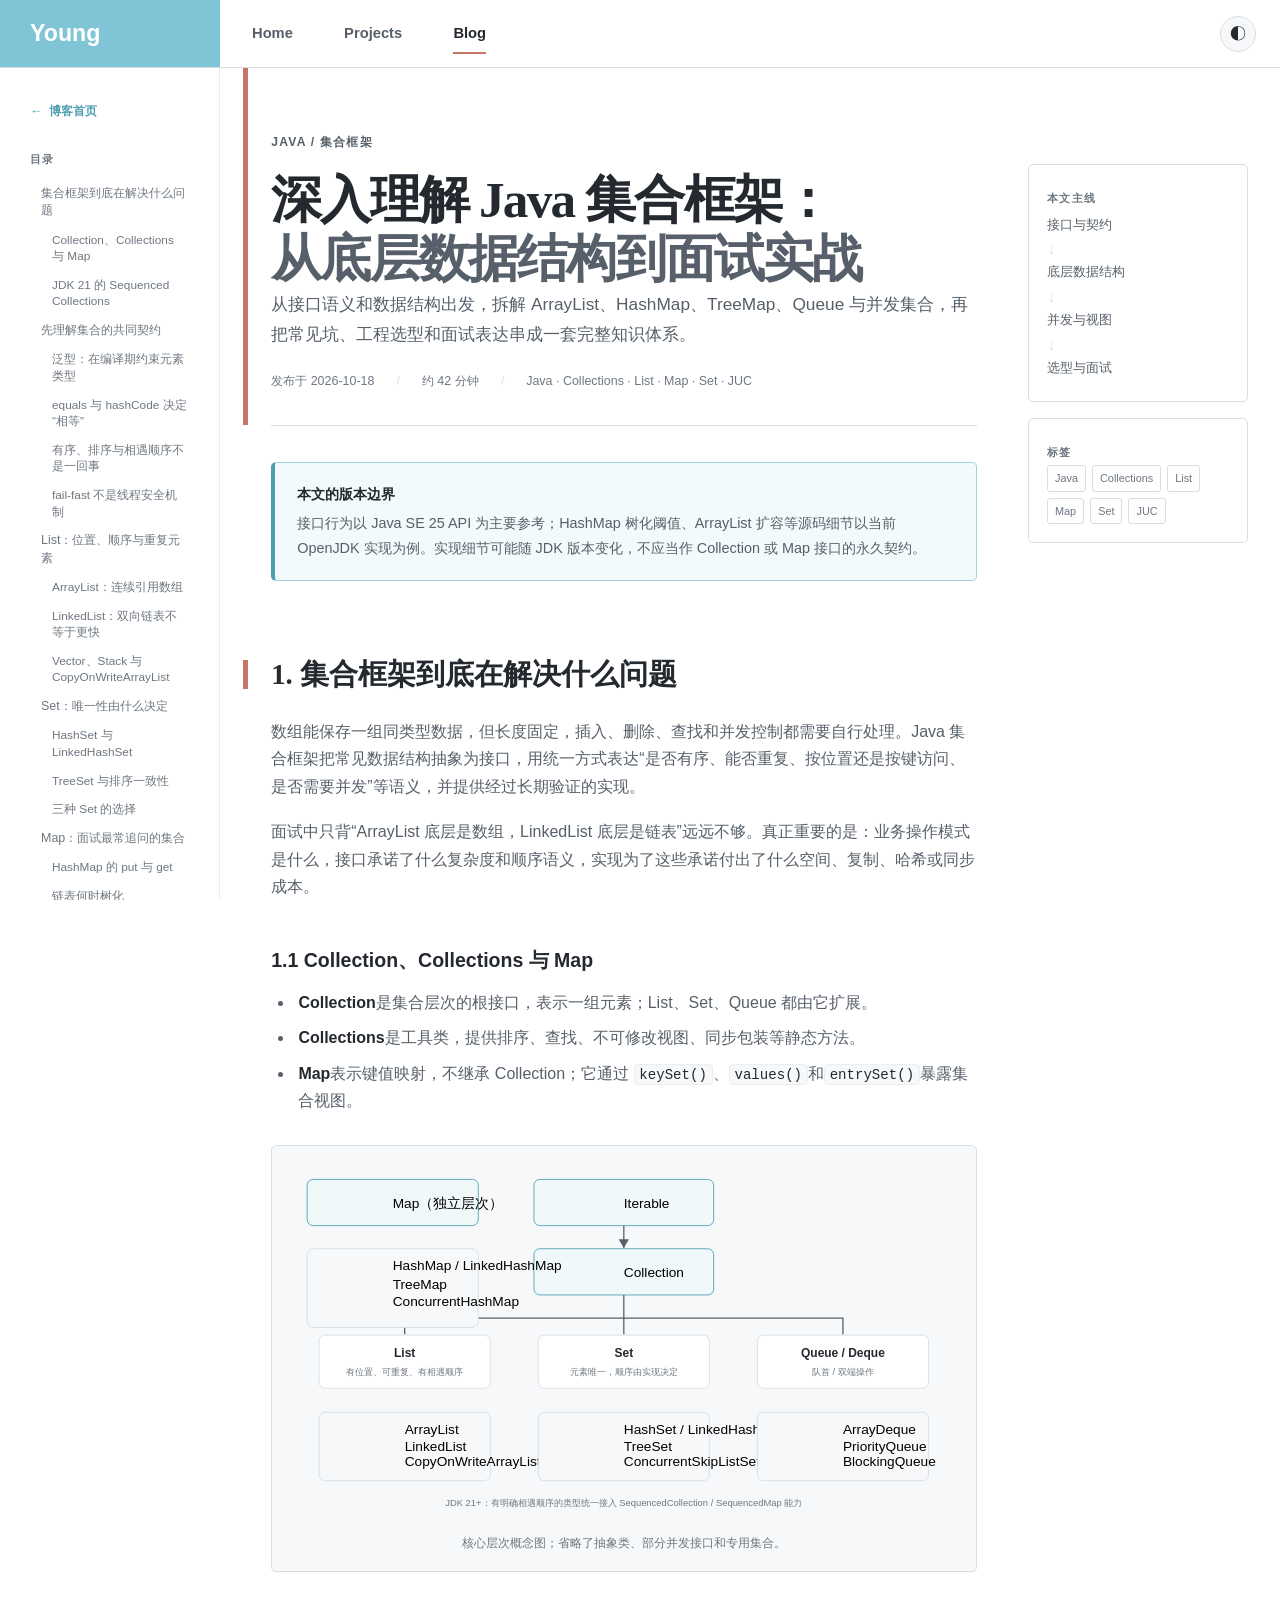
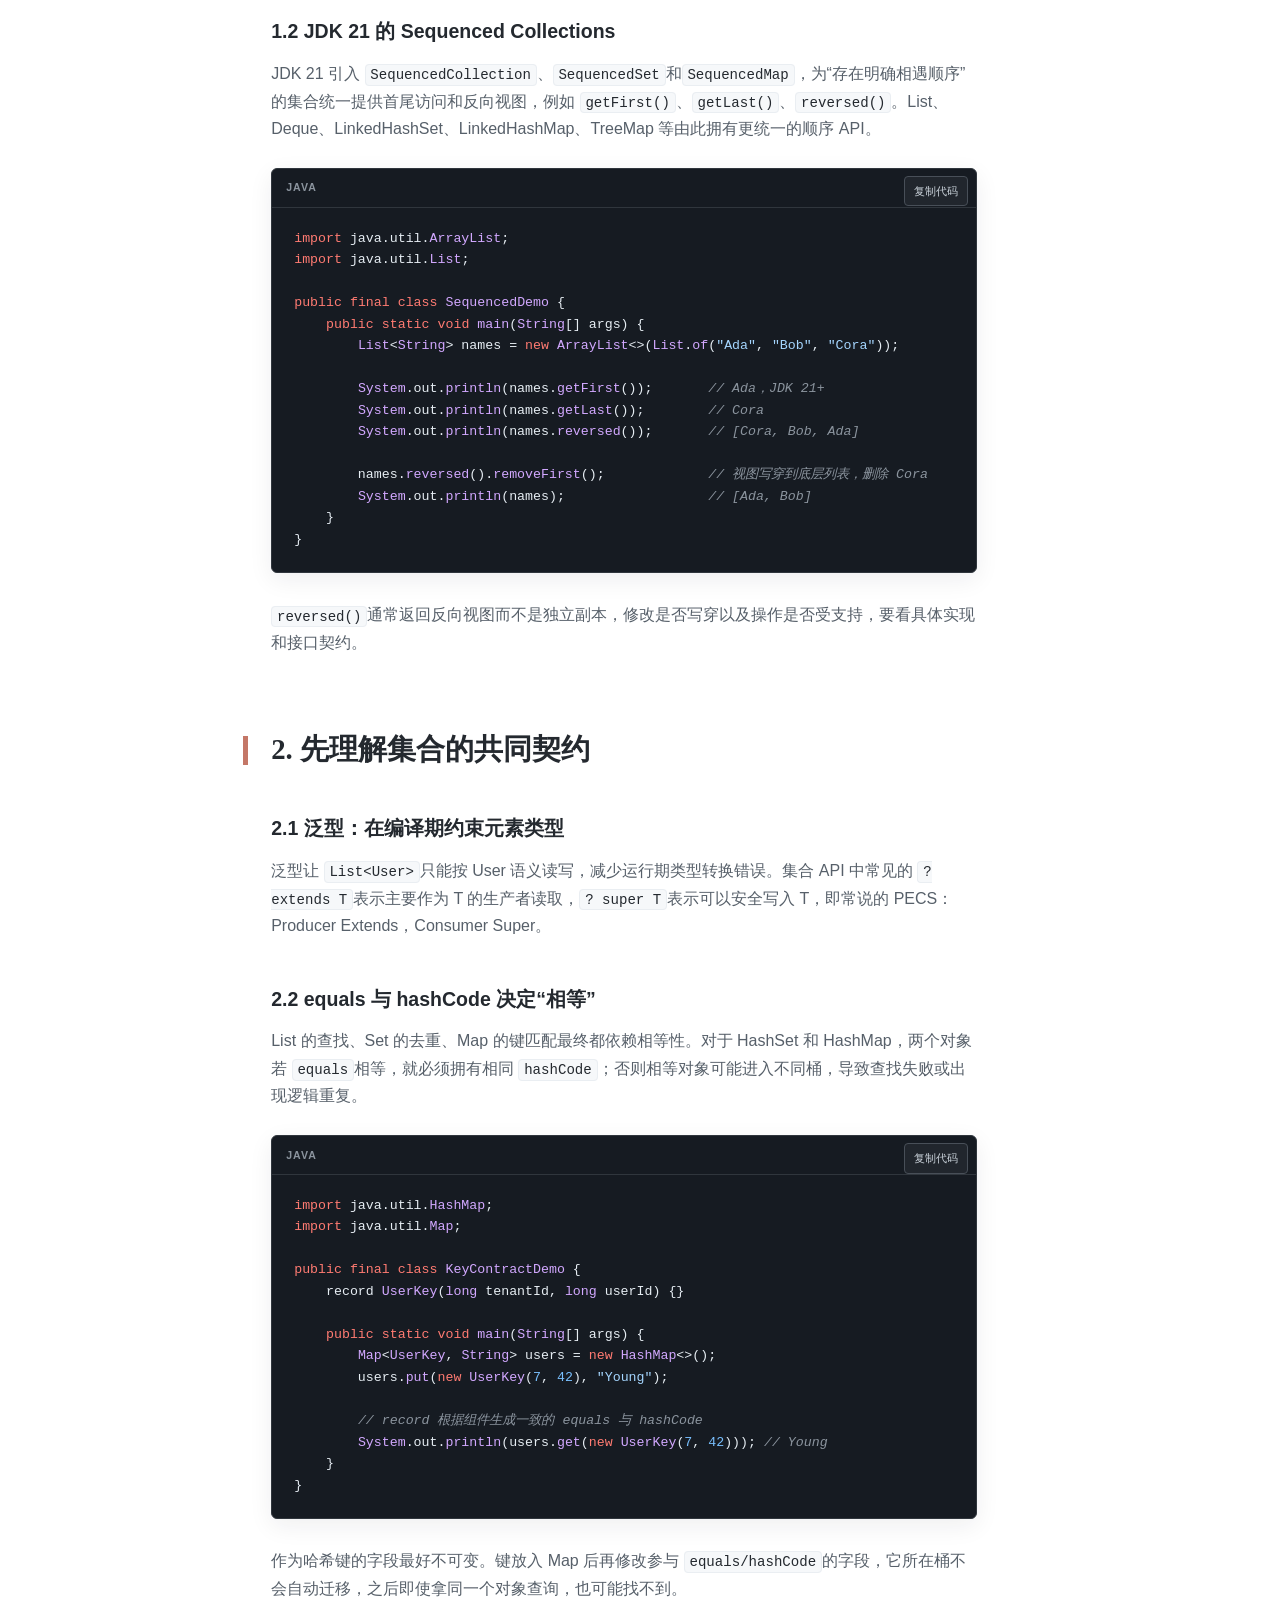
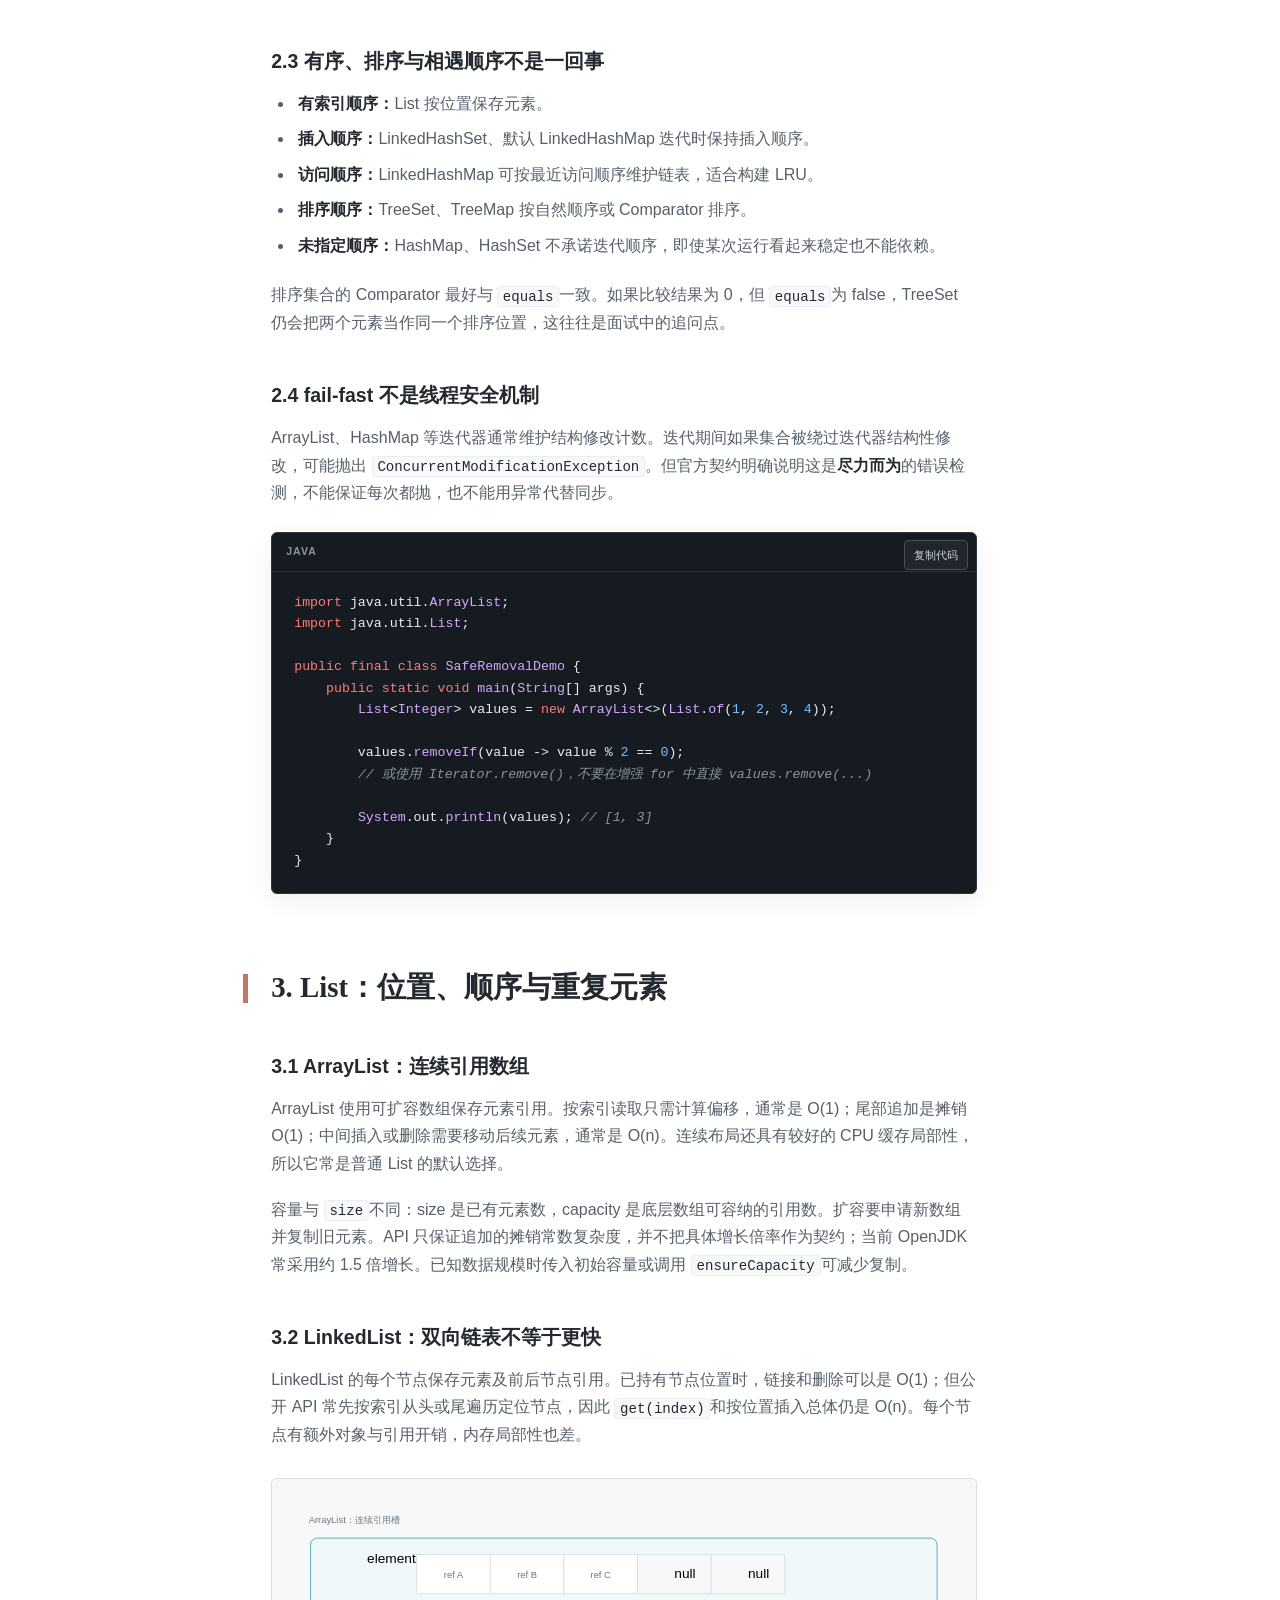
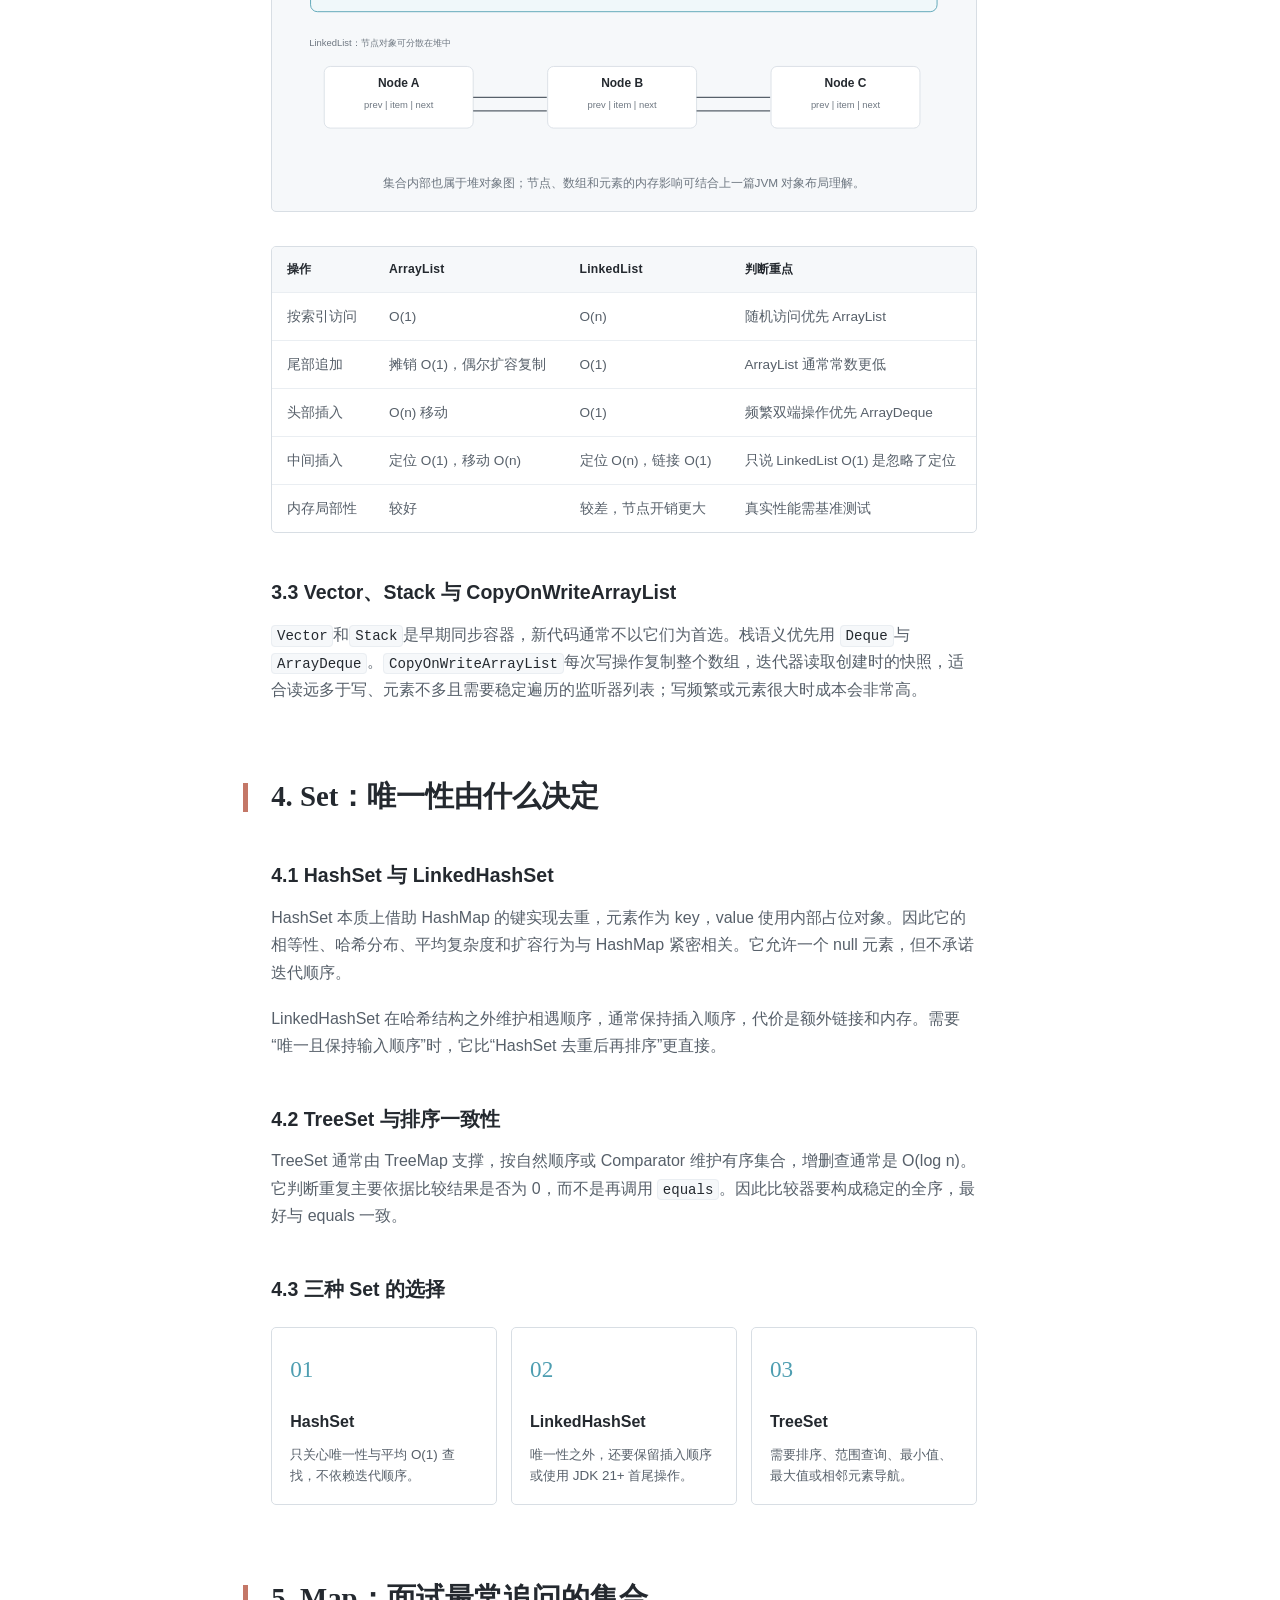
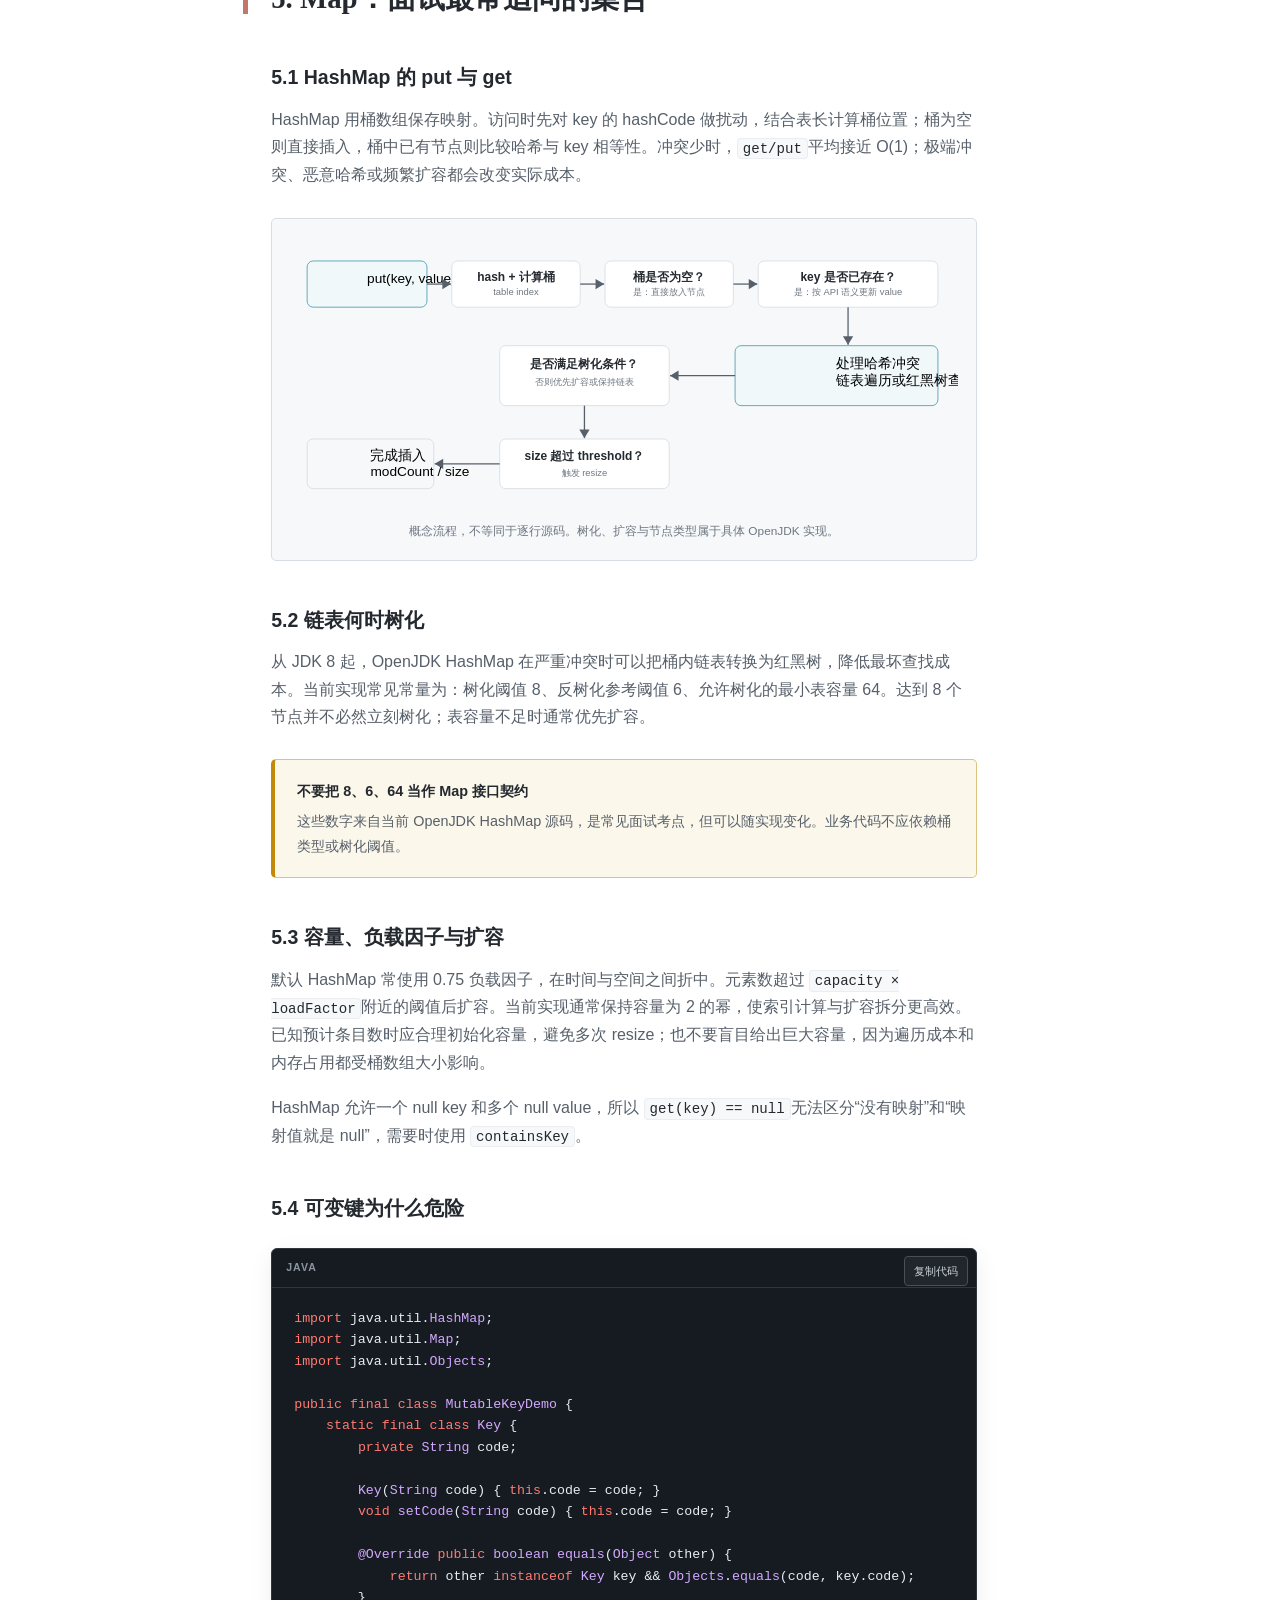
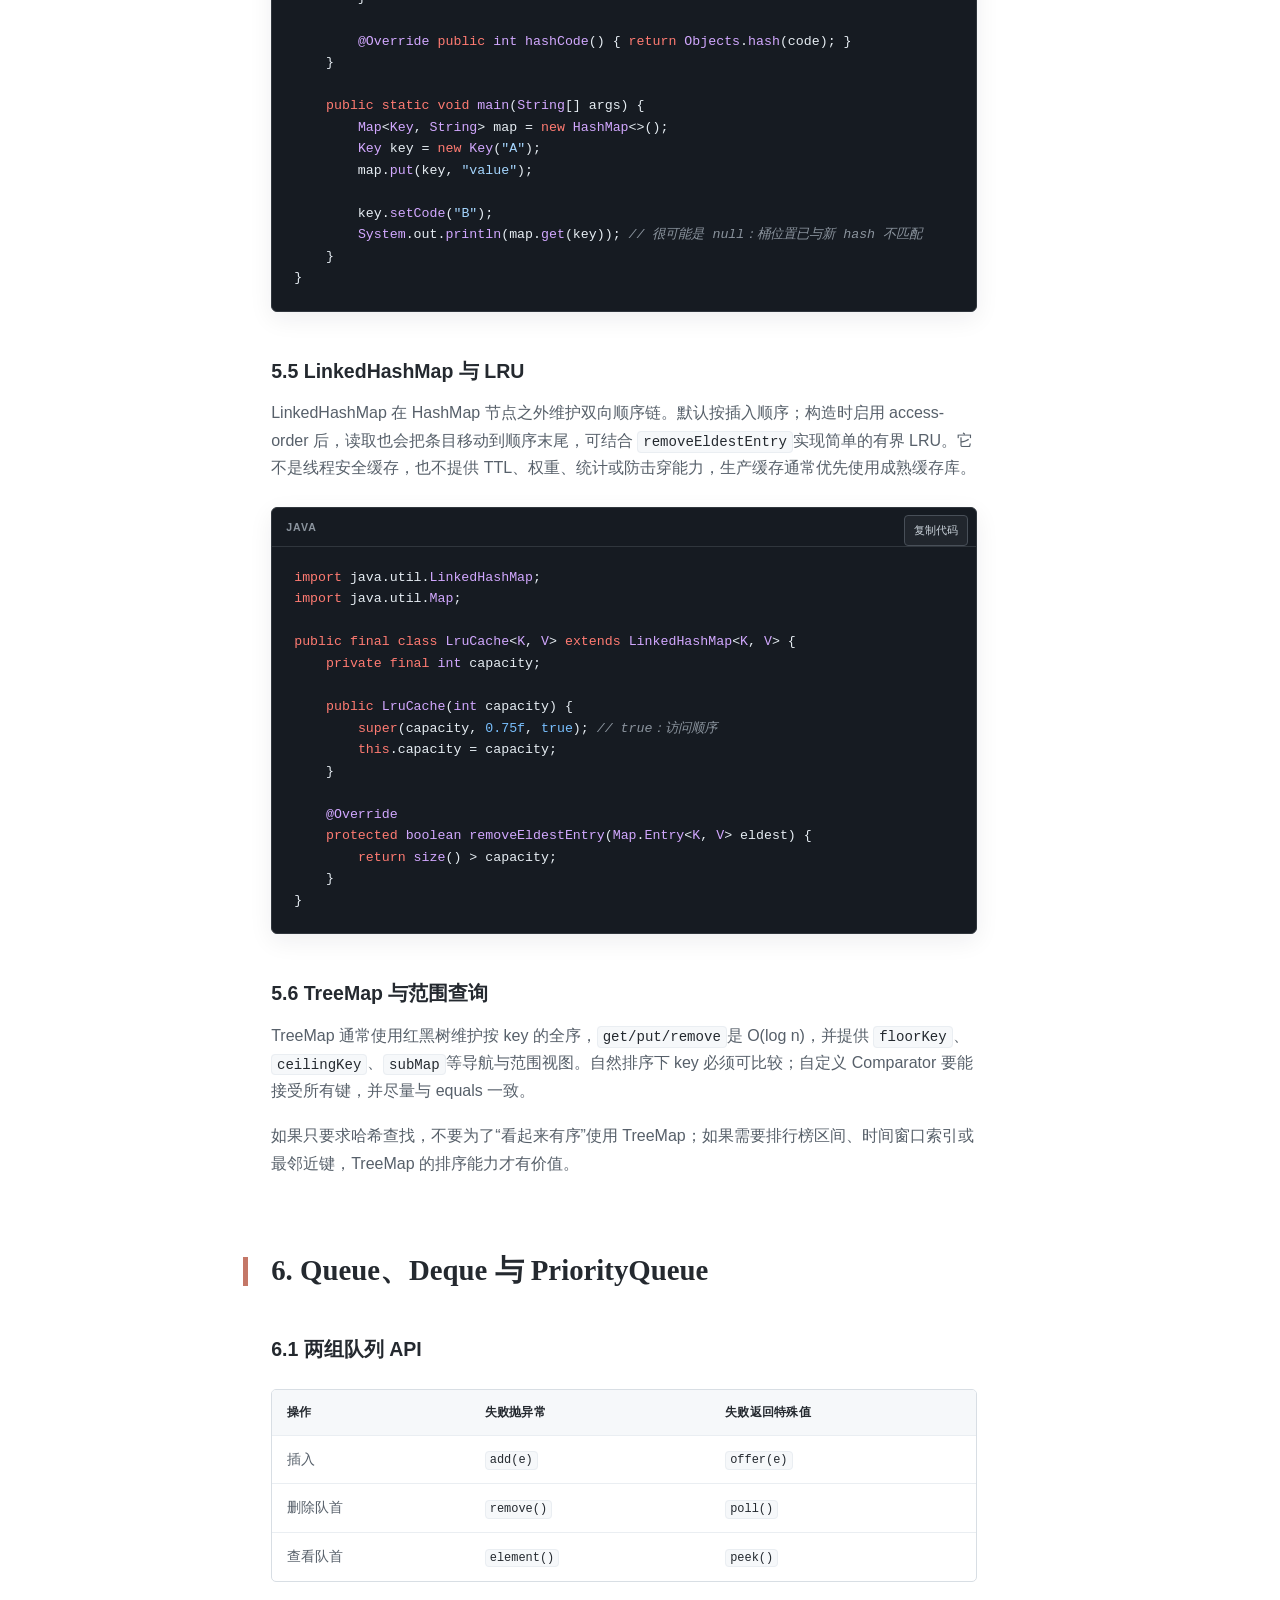
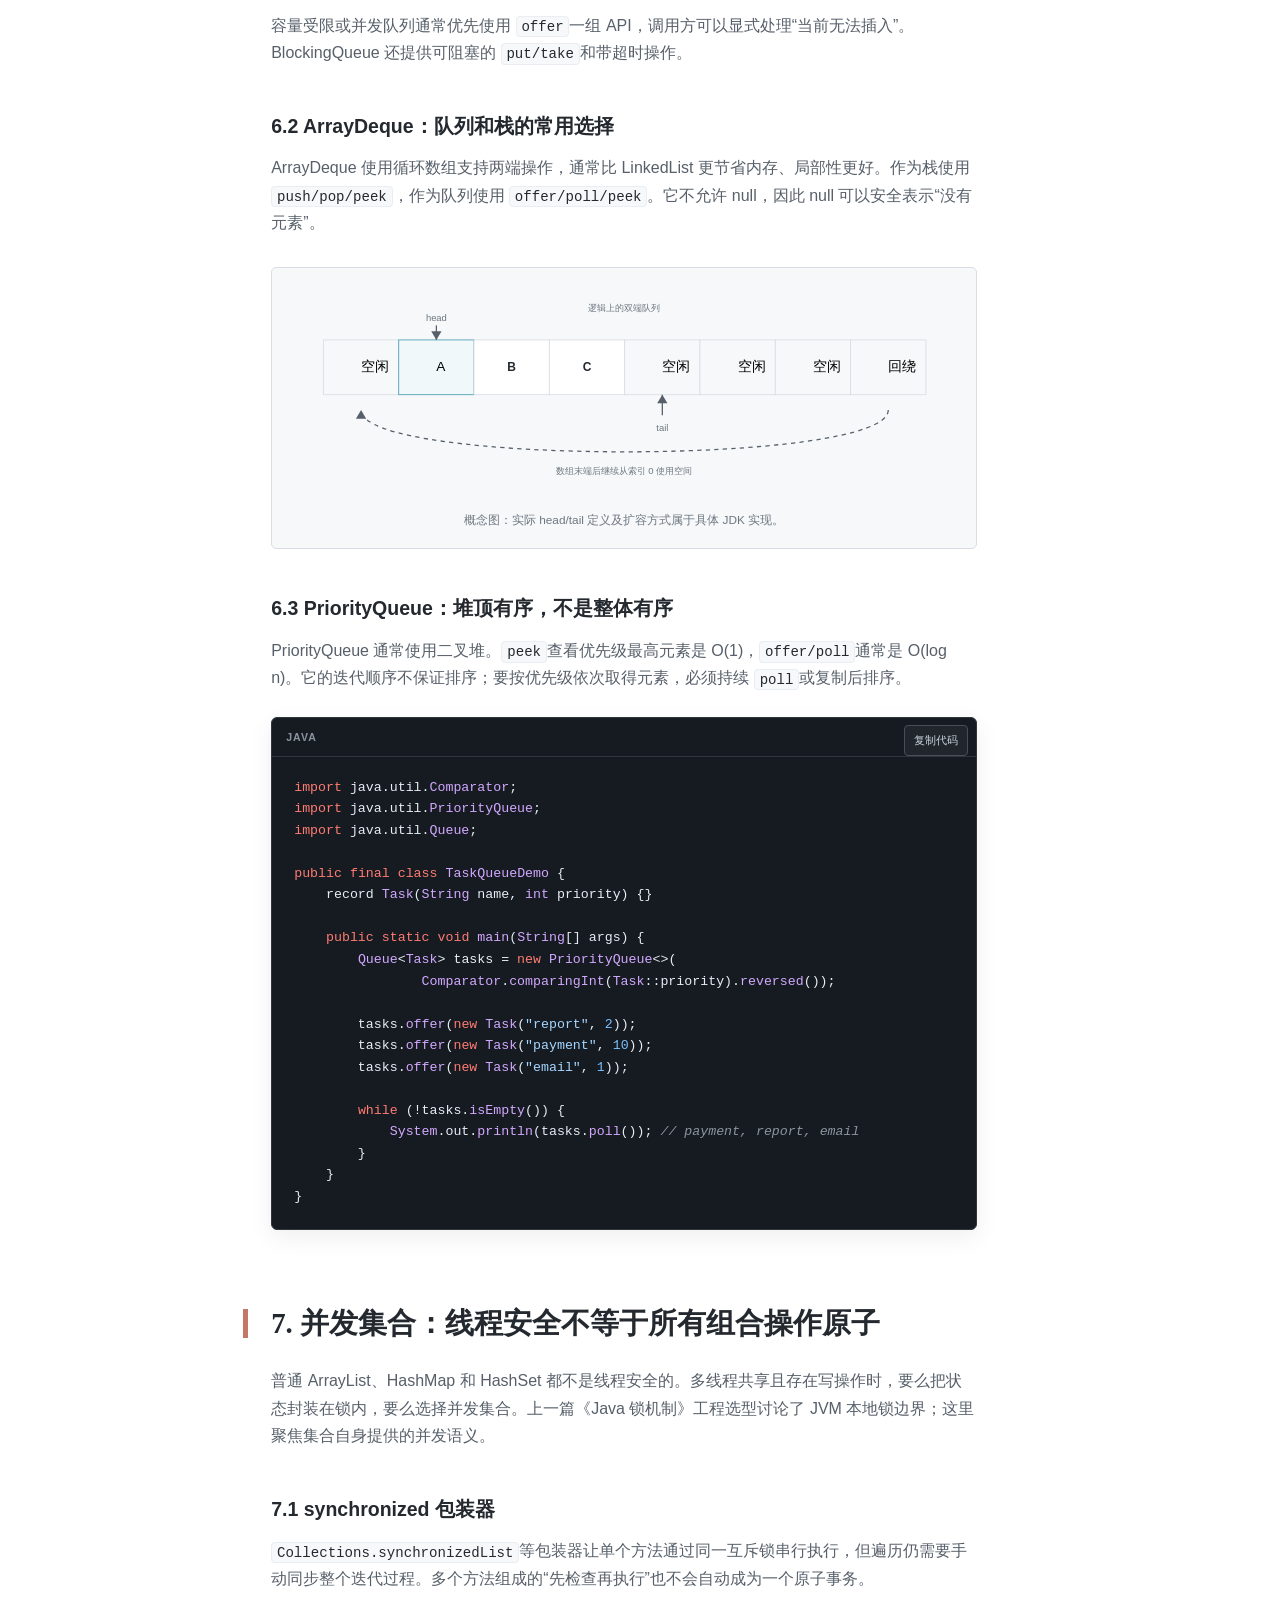
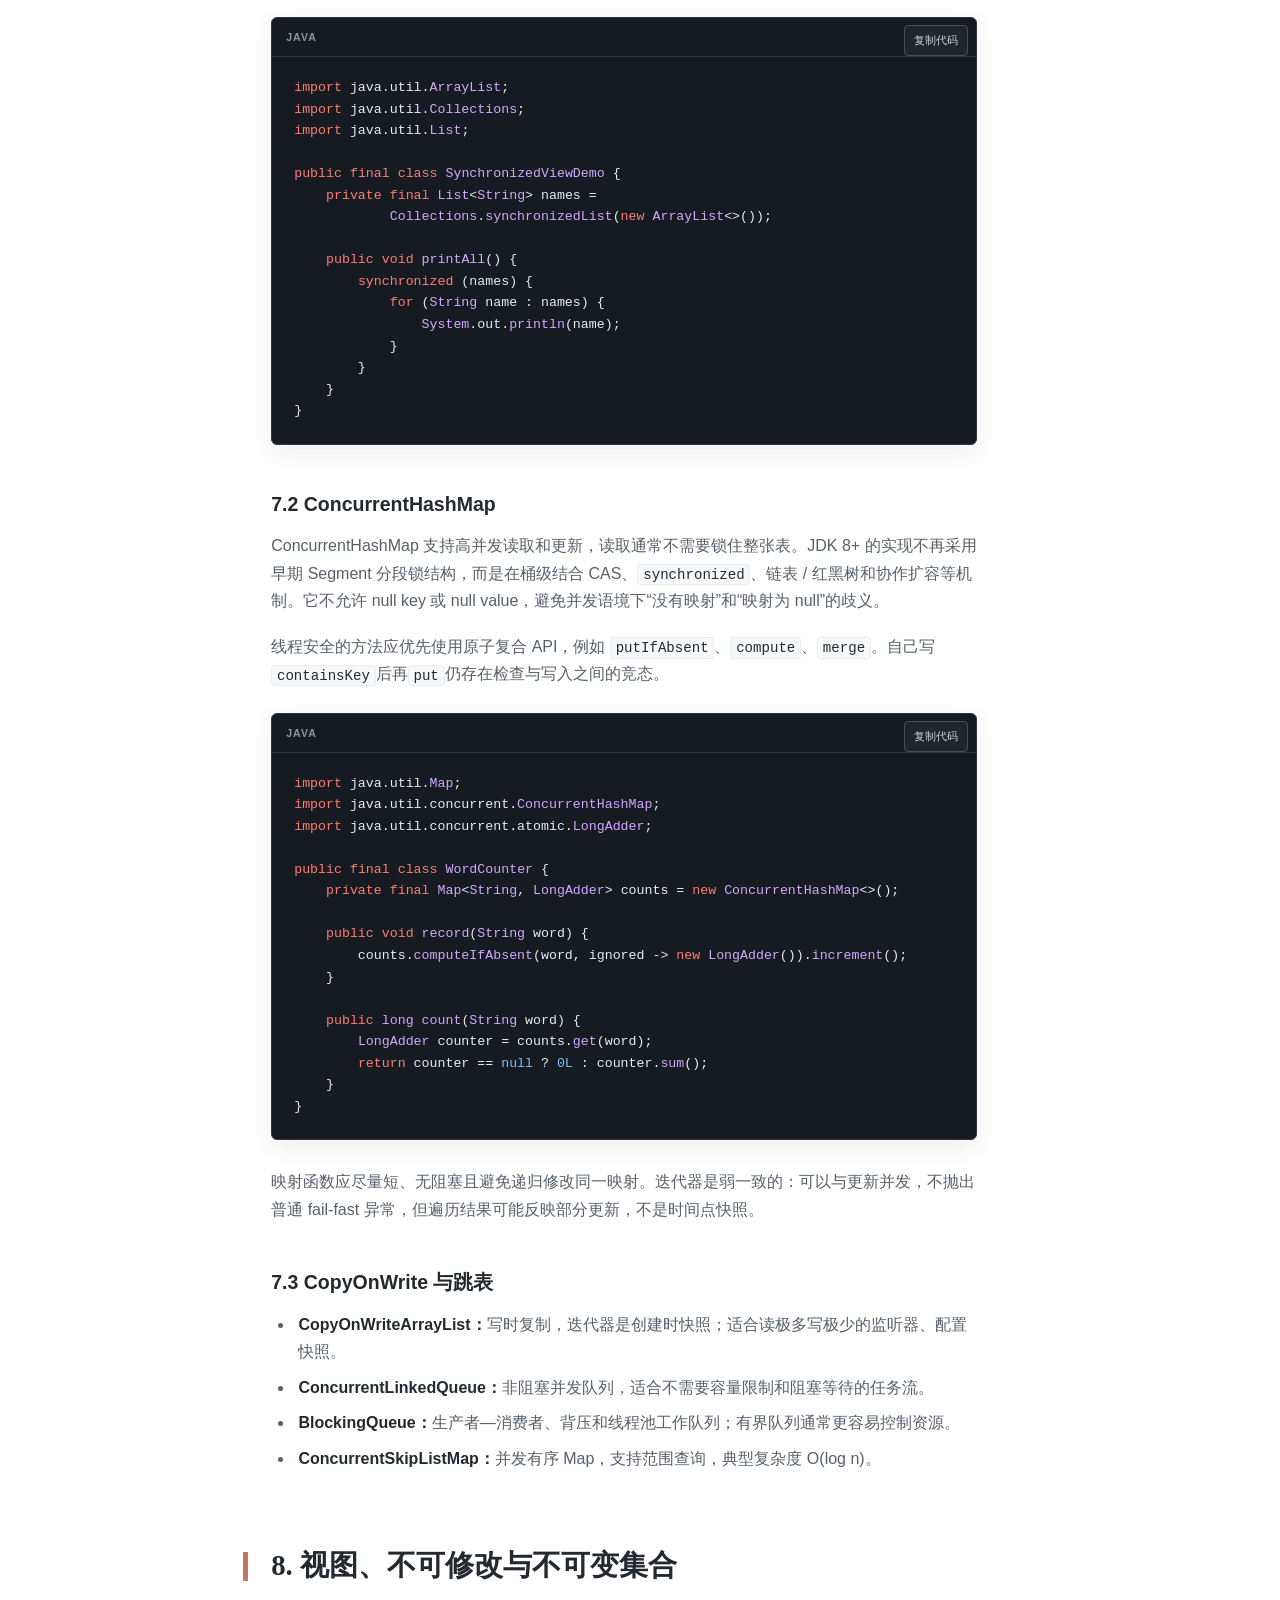
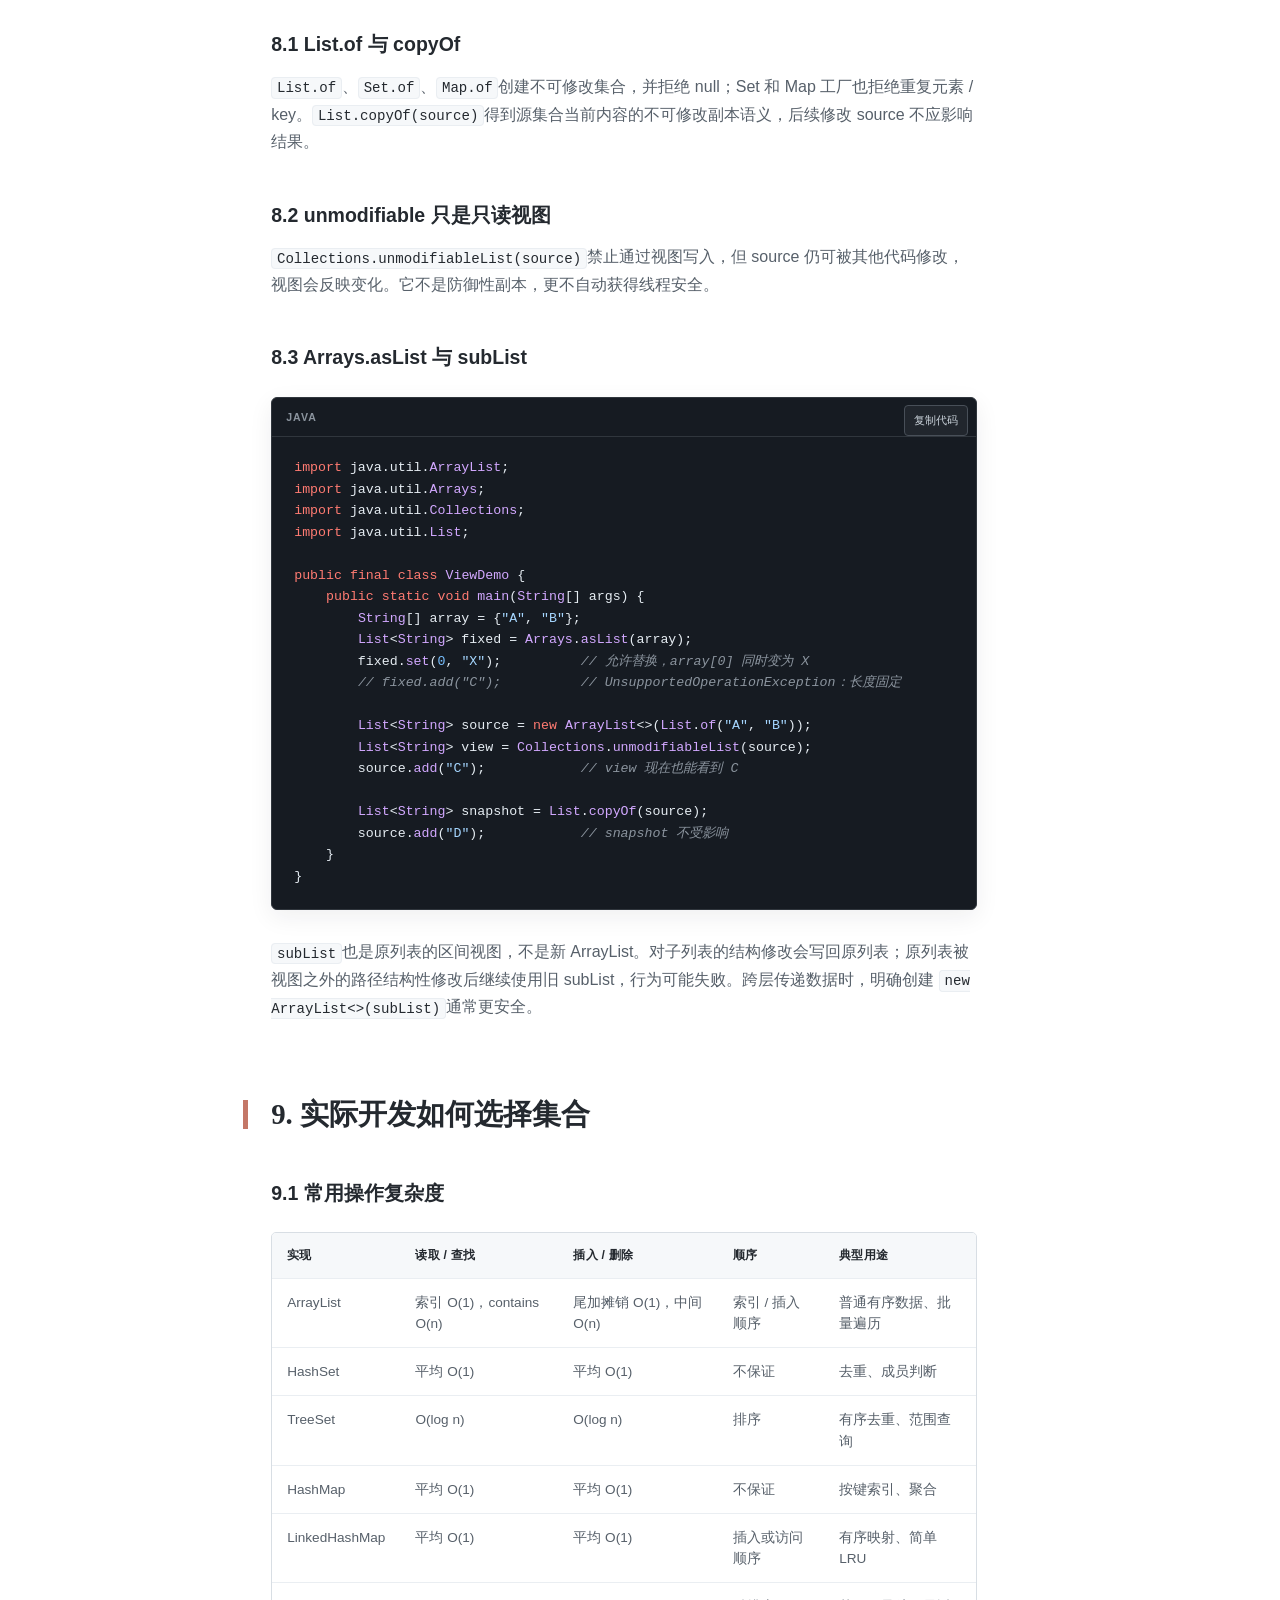
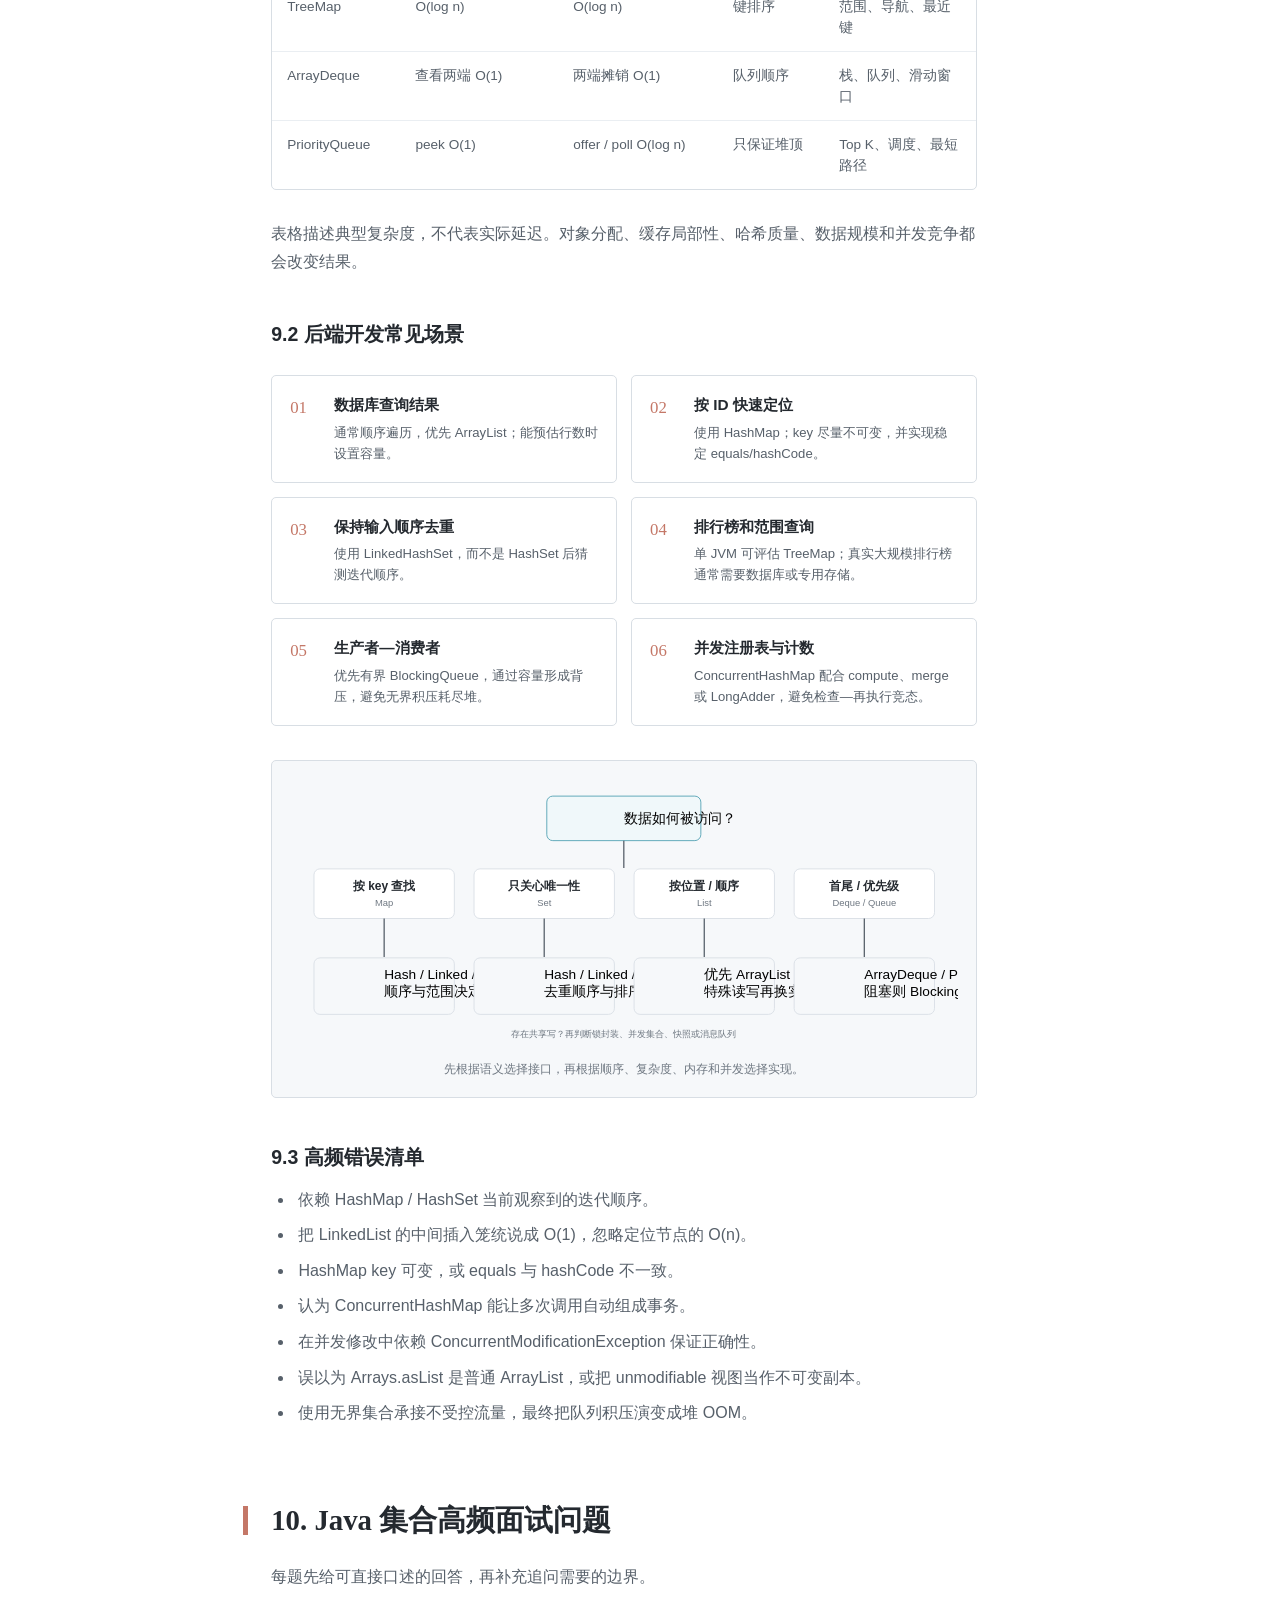
<file: blog/java-collections.html>
<!DOCTYPE html>
<html lang="zh-CN" data-theme="auto">
<head>
    <meta charset="UTF-8">
    <meta name="viewport" content="width=device-width, initial-scale=1.0">
    <meta name="description" content="深入理解 Java 集合框架：从 List、Set、Map、Queue 的底层数据结构，到并发集合、工程选型与高频面试题。">
    <meta name="theme-color" content="#7fc5d5">
    <title>深入理解 Java 集合框架：从底层数据结构到面试实战 · Young</title>
    <link rel="stylesheet" href="blog.css?v=20261015">
    <script src="blog.js?v=20261015-2" defer></script>
</head>
<body>
    <div class="reading-progress" aria-hidden="true"><span></span></div>

    <header class="site-header">
        <a class="brand" href="/index.html">Young</a>
        <nav aria-label="博客导航">
            <a href="/index.html#about">Home</a>
            <a href="/index.html#projects">Projects</a>
            <a href="/blog/index.html" aria-current="page">Blog</a>
        </nav>
        <button class="theme-toggle" type="button" aria-label="切换深色模式" title="切换深色模式">
            <span class="theme-icon" aria-hidden="true">◐</span>
        </button>
    </header>

    <div class="article-shell">
        <aside class="toc-panel" aria-label="文章目录">
            <a class="toc-back" href="/blog/index.html"><span aria-hidden="true">←</span> 博客首页</a>
            <p class="toc-title">目录</p>
            <nav id="toc"></nav>
        </aside>

        <main class="article-main">
            <header class="article-header">
                <p class="article-kicker">Java / 集合框架</p>
                <h1>深入理解 Java 集合框架：<br><span>从底层数据结构到面试实战</span></h1>
                <p class="article-lead">从接口语义和数据结构出发，拆解 ArrayList、HashMap、TreeMap、Queue 与并发集合，再把常见坑、工程选型和面试表达串成一套完整知识体系。</p>
                <div class="article-meta">
                    <span>发布于 2026-10-18</span>
                    <span>约 42 分钟</span>
                    <span>Java · Collections · List · Map · Set · JUC</span>
                </div>
            </header>

            <article>
                <div class="article-note article-note--scope">
                    <strong>本文的版本边界</strong>
                    <p>接口行为以 Java SE 25 API 为主要参考；HashMap 树化阈值、ArrayList 扩容等源码细节以当前 OpenJDK 实现为例。实现细节可能随 JDK 版本变化，不应当作 Collection 或 Map 接口的永久契约。</p>
                </div>

                <section id="overview">
                    <h2>1. 集合框架到底在解决什么问题</h2>
                    <p>数组能保存一组同类型数据，但长度固定，插入、删除、查找和并发控制都需要自行处理。Java 集合框架把常见数据结构抽象为接口，用统一方式表达“是否有序、能否重复、按位置还是按键访问、是否需要并发”等语义，并提供经过长期验证的实现。</p>
                    <p>面试中只背“ArrayList 底层是数组，LinkedList 底层是链表”远远不够。真正重要的是：业务操作模式是什么，接口承诺了什么复杂度和顺序语义，实现为了这些承诺付出了什么空间、复制、哈希或同步成本。</p>

                    <h3 id="collection-vs-collections">1.1 Collection、Collections 与 Map</h3>
                    <ul>
                        <li><strong>Collection</strong>是集合层次的根接口，表示一组元素；List、Set、Queue 都由它扩展。</li>
                        <li><strong>Collections</strong>是工具类，提供排序、查找、不可修改视图、同步包装等静态方法。</li>
                        <li><strong>Map</strong>表示键值映射，不继承 Collection；它通过 <code>keySet()</code>、<code>values()</code>和<code>entrySet()</code>暴露集合视图。</li>
                    </ul>

                    <figure class="tech-figure">
                        <svg viewBox="0 0 780 420" role="img" aria-labelledby="hierarchy-title hierarchy-desc">
                            <title id="hierarchy-title">Java 集合框架核心接口层次</title>
                            <desc id="hierarchy-desc">Collection 分为 List、Set、Queue，Map 是独立层次；JDK 21 增加 SequencedCollection、SequencedSet 与 SequencedMap 描述明确的相遇顺序。</desc>
                            <g class="svg-card--accent"><rect x="285" y="18" width="210" height="54" rx="7"/><text x="390" y="51">Iterable</text></g>
                            <path class="svg-line" d="M390 72 V98"/><polygon class="svg-arrow-fill" points="390,98 384,88 396,88"/>
                            <g class="svg-card--accent"><rect x="285" y="99" width="210" height="54" rx="7"/><text x="390" y="132">Collection</text></g>
                            <path class="svg-line" d="M390 153 V180 H134 V199"/><path class="svg-line" d="M390 180 H390 V199"/><path class="svg-line" d="M390 180 H646 V199"/>
                            <g class="svg-card"><rect x="34" y="200" width="200" height="62" rx="7"/><text x="134" y="226">List</text><text class="svg-small" x="134" y="246">有位置、可重复、有相遇顺序</text></g>
                            <g class="svg-card"><rect x="290" y="200" width="200" height="62" rx="7"/><text x="390" y="226">Set</text><text class="svg-small" x="390" y="246">元素唯一，顺序由实现决定</text></g>
                            <g class="svg-card"><rect x="546" y="200" width="200" height="62" rx="7"/><text x="646" y="226">Queue / Deque</text><text class="svg-small" x="646" y="246">队首 / 双端操作</text></g>
                            <g class="svg-card--muted"><rect x="34" y="290" width="200" height="80" rx="7"/><text x="134" y="315">ArrayList</text><text class="svg-small" x="134" y="335">LinkedList</text><text class="svg-small" x="134" y="353">CopyOnWriteArrayList</text></g>
                            <g class="svg-card--muted"><rect x="290" y="290" width="200" height="80" rx="7"/><text x="390" y="315">HashSet / LinkedHashSet</text><text class="svg-small" x="390" y="335">TreeSet</text><text class="svg-small" x="390" y="353">ConcurrentSkipListSet</text></g>
                            <g class="svg-card--muted"><rect x="546" y="290" width="200" height="80" rx="7"/><text x="646" y="315">ArrayDeque</text><text class="svg-small" x="646" y="335">PriorityQueue</text><text class="svg-small" x="646" y="353">BlockingQueue</text></g>
                            <g class="svg-card--accent"><rect x="20" y="18" width="200" height="54" rx="7"/><text x="120" y="51">Map（独立层次）</text></g>
                            <g class="svg-card--muted"><rect x="20" y="99" width="200" height="92" rx="7"/><text x="120" y="124">HashMap / LinkedHashMap</text><text class="svg-small" x="120" y="146">TreeMap</text><text class="svg-small" x="120" y="166">ConcurrentHashMap</text></g>
                            <text class="svg-label" x="390" y="400">JDK 21+：有明确相遇顺序的类型统一接入 SequencedCollection / SequencedMap 能力</text>
                        </svg>
                        <figcaption>核心层次概念图；省略了抽象类、部分并发接口和专用集合。</figcaption>
                    </figure>

                    <h3 id="sequenced-collections">1.2 JDK 21 的 Sequenced Collections</h3>
                    <p>JDK 21 引入 <code>SequencedCollection</code>、<code>SequencedSet</code>和<code>SequencedMap</code>，为“存在明确相遇顺序”的集合统一提供首尾访问和反向视图，例如 <code>getFirst()</code>、<code>getLast()</code>、<code>reversed()</code>。List、Deque、LinkedHashSet、LinkedHashMap、TreeMap 等由此拥有更统一的顺序 API。</p>
                    <div class="code-block" data-language="java">
                        <pre><code>import java.util.ArrayList;
import java.util.List;

public final class SequencedDemo {
    public static void main(String[] args) {
        List&lt;String&gt; names = new ArrayList&lt;&gt;(List.of("Ada", "Bob", "Cora"));

        System.out.println(names.getFirst());       // Ada，JDK 21+
        System.out.println(names.getLast());        // Cora
        System.out.println(names.reversed());       // [Cora, Bob, Ada]

        names.reversed().removeFirst();             // 视图写穿到底层列表，删除 Cora
        System.out.println(names);                  // [Ada, Bob]
    }
}</code></pre>
                    </div>
                    <p><code>reversed()</code>通常返回反向视图而不是独立副本，修改是否写穿以及操作是否受支持，要看具体实现和接口契约。</p>
                </section>

                <section id="contracts">
                    <h2>2. 先理解集合的共同契约</h2>
                    <h3 id="generics">2.1 泛型：在编译期约束元素类型</h3>
                    <p>泛型让 <code>List&lt;User&gt;</code>只能按 User 语义读写，减少运行期类型转换错误。集合 API 中常见的 <code>? extends T</code>表示主要作为 T 的生产者读取，<code>? super T</code>表示可以安全写入 T，即常说的 PECS：Producer Extends，Consumer Super。</p>

                    <h3 id="equals-hashcode">2.2 equals 与 hashCode 决定“相等”</h3>
                    <p>List 的查找、Set 的去重、Map 的键匹配最终都依赖相等性。对于 HashSet 和 HashMap，两个对象若 <code>equals</code>相等，就必须拥有相同 <code>hashCode</code>；否则相等对象可能进入不同桶，导致查找失败或出现逻辑重复。</p>
                    <div class="code-block" data-language="java">
                        <pre><code>import java.util.HashMap;
import java.util.Map;

public final class KeyContractDemo {
    record UserKey(long tenantId, long userId) {}

    public static void main(String[] args) {
        Map&lt;UserKey, String&gt; users = new HashMap&lt;&gt;();
        users.put(new UserKey(7, 42), "Young");

        // record 根据组件生成一致的 equals 与 hashCode
        System.out.println(users.get(new UserKey(7, 42))); // Young
    }
}</code></pre>
                    </div>
                    <p>作为哈希键的字段最好不可变。键放入 Map 后再修改参与 <code>equals/hashCode</code>的字段，它所在桶不会自动迁移，之后即使拿同一个对象查询，也可能找不到。</p>

                    <h3 id="ordering">2.3 有序、排序与相遇顺序不是一回事</h3>
                    <ul>
                        <li><strong>有索引顺序：</strong>List 按位置保存元素。</li>
                        <li><strong>插入顺序：</strong>LinkedHashSet、默认 LinkedHashMap 迭代时保持插入顺序。</li>
                        <li><strong>访问顺序：</strong>LinkedHashMap 可按最近访问顺序维护链表，适合构建 LRU。</li>
                        <li><strong>排序顺序：</strong>TreeSet、TreeMap 按自然顺序或 Comparator 排序。</li>
                        <li><strong>未指定顺序：</strong>HashMap、HashSet 不承诺迭代顺序，即使某次运行看起来稳定也不能依赖。</li>
                    </ul>
                    <p>排序集合的 Comparator 最好与 <code>equals</code>一致。如果比较结果为 0，但 <code>equals</code>为 false，TreeSet 仍会把两个元素当作同一个排序位置，这往往是面试中的追问点。</p>

                    <h3 id="fail-fast">2.4 fail-fast 不是线程安全机制</h3>
                    <p>ArrayList、HashMap 等迭代器通常维护结构修改计数。迭代期间如果集合被绕过迭代器结构性修改，可能抛出 <code>ConcurrentModificationException</code>。但官方契约明确说明这是<strong>尽力而为</strong>的错误检测，不能保证每次都抛，也不能用异常代替同步。</p>
                    <div class="code-block" data-language="java">
                        <pre><code>import java.util.ArrayList;
import java.util.List;

public final class SafeRemovalDemo {
    public static void main(String[] args) {
        List&lt;Integer&gt; values = new ArrayList&lt;&gt;(List.of(1, 2, 3, 4));

        values.removeIf(value -&gt; value % 2 == 0);
        // 或使用 Iterator.remove()，不要在增强 for 中直接 values.remove(...)

        System.out.println(values); // [1, 3]
    }
}</code></pre>
                    </div>
                </section>

                <section id="list">
                    <h2>3. List：位置、顺序与重复元素</h2>
                    <h3 id="array-list">3.1 ArrayList：连续引用数组</h3>
                    <p>ArrayList 使用可扩容数组保存元素引用。按索引读取只需计算偏移，通常是 O(1)；尾部追加是摊销 O(1)；中间插入或删除需要移动后续元素，通常是 O(n)。连续布局还具有较好的 CPU 缓存局部性，所以它常是普通 List 的默认选择。</p>
                    <p>容量与 <code>size</code>不同：size 是已有元素数，capacity 是底层数组可容纳的引用数。扩容要申请新数组并复制旧元素。API 只保证追加的摊销常数复杂度，并不把具体增长倍率作为契约；当前 OpenJDK 常采用约 1.5 倍增长。已知数据规模时传入初始容量或调用 <code>ensureCapacity</code>可减少复制。</p>

                    <h3 id="linked-list">3.2 LinkedList：双向链表不等于更快</h3>
                    <p>LinkedList 的每个节点保存元素及前后节点引用。已持有节点位置时，链接和删除可以是 O(1)；但公开 API 常先按索引从头或尾遍历定位节点，因此 <code>get(index)</code>和按位置插入总体仍是 O(n)。每个节点有额外对象与引用开销，内存局部性也差。</p>

                    <figure class="tech-figure">
                        <svg viewBox="0 0 780 310" role="img" aria-labelledby="list-layout-title list-layout-desc">
                            <title id="list-layout-title">ArrayList 与 LinkedList 内存布局对比</title>
                            <desc id="list-layout-desc">ArrayList 的引用位于连续数组，LinkedList 的节点分散并通过前后指针连接。</desc>
                            <text class="svg-label" x="75" y="30">ArrayList：连续引用槽</text>
                            <g class="svg-card--accent"><rect x="24" y="48" width="732" height="86" rx="8"/><text x="90" y="77">elementData</text></g>
                            <g class="svg-card"><rect x="148" y="67" width="86" height="46"/><text class="svg-small" x="191" y="95">ref A</text></g>
                            <g class="svg-card"><rect x="234" y="67" width="86" height="46"/><text class="svg-small" x="277" y="95">ref B</text></g>
                            <g class="svg-card"><rect x="320" y="67" width="86" height="46"/><text class="svg-small" x="363" y="95">ref C</text></g>
                            <g class="svg-card--muted"><rect x="406" y="67" width="86" height="46"/><text class="svg-small" x="449" y="95">null</text></g>
                            <g class="svg-card--muted"><rect x="492" y="67" width="86" height="46"/><text class="svg-small" x="535" y="95">null</text></g>
                            <text class="svg-label" x="105" y="174">LinkedList：节点对象可分散在堆中</text>
                            <g class="svg-card"><rect x="40" y="198" width="174" height="72" rx="7"/><text x="127" y="222">Node A</text><text class="svg-small" x="127" y="246">prev | item | next</text></g>
                            <path class="svg-line" d="M214 234 H300"/><path class="svg-line" d="M300 250 H214"/>
                            <g class="svg-card"><rect x="301" y="198" width="174" height="72" rx="7"/><text x="388" y="222">Node B</text><text class="svg-small" x="388" y="246">prev | item | next</text></g>
                            <path class="svg-line" d="M475 234 H561"/><path class="svg-line" d="M561 250 H475"/>
                            <g class="svg-card"><rect x="562" y="198" width="174" height="72" rx="7"/><text x="649" y="222">Node C</text><text class="svg-small" x="649" y="246">prev | item | next</text></g>
                        </svg>
                        <figcaption>集合内部也属于堆对象图；节点、数组和元素的内存影响可结合上一篇<a href="/blog/jvm-memory-management.html#object-layout">JVM 对象布局</a>理解。</figcaption>
                    </figure>

                    <div class="comparison-table-wrap">
                        <table class="comparison-table">
                            <thead><tr><th>操作</th><th>ArrayList</th><th>LinkedList</th><th>判断重点</th></tr></thead>
                            <tbody>
                                <tr><td>按索引访问</td><td>O(1)</td><td>O(n)</td><td>随机访问优先 ArrayList</td></tr>
                                <tr><td>尾部追加</td><td>摊销 O(1)，偶尔扩容复制</td><td>O(1)</td><td>ArrayList 通常常数更低</td></tr>
                                <tr><td>头部插入</td><td>O(n) 移动</td><td>O(1)</td><td>频繁双端操作优先 ArrayDeque</td></tr>
                                <tr><td>中间插入</td><td>定位 O(1)，移动 O(n)</td><td>定位 O(n)，链接 O(1)</td><td>只说 LinkedList O(1) 是忽略了定位</td></tr>
                                <tr><td>内存局部性</td><td>较好</td><td>较差，节点开销更大</td><td>真实性能需基准测试</td></tr>
                            </tbody>
                        </table>
                    </div>

                    <h3 id="legacy-list">3.3 Vector、Stack 与 CopyOnWriteArrayList</h3>
                    <p><code>Vector</code>和<code>Stack</code>是早期同步容器，新代码通常不以它们为首选。栈语义优先用 <code>Deque</code>与<code>ArrayDeque</code>。<code>CopyOnWriteArrayList</code>每次写操作复制整个数组，迭代器读取创建时的快照，适合读远多于写、元素不多且需要稳定遍历的监听器列表；写频繁或元素很大时成本会非常高。</p>
                </section>

                <section id="set">
                    <h2>4. Set：唯一性由什么决定</h2>
                    <h3 id="hash-set">4.1 HashSet 与 LinkedHashSet</h3>
                    <p>HashSet 本质上借助 HashMap 的键实现去重，元素作为 key，value 使用内部占位对象。因此它的相等性、哈希分布、平均复杂度和扩容行为与 HashMap 紧密相关。它允许一个 null 元素，但不承诺迭代顺序。</p>
                    <p>LinkedHashSet 在哈希结构之外维护相遇顺序，通常保持插入顺序，代价是额外链接和内存。需要“唯一且保持输入顺序”时，它比“HashSet 去重后再排序”更直接。</p>

                    <h3 id="tree-set">4.2 TreeSet 与排序一致性</h3>
                    <p>TreeSet 通常由 TreeMap 支撑，按自然顺序或 Comparator 维护有序集合，增删查通常是 O(log n)。它判断重复主要依据比较结果是否为 0，而不是再调用 <code>equals</code>。因此比较器要构成稳定的全序，最好与 equals 一致。</p>

                    <h3 id="set-selection">4.3 三种 Set 的选择</h3>
                    <div class="concept-grid">
                        <article class="concept-card"><span class="concept-index">01</span><h4>HashSet</h4><p>只关心唯一性与平均 O(1) 查找，不依赖迭代顺序。</p></article>
                        <article class="concept-card"><span class="concept-index">02</span><h4>LinkedHashSet</h4><p>唯一性之外，还要保留插入顺序或使用 JDK 21+ 首尾操作。</p></article>
                        <article class="concept-card"><span class="concept-index">03</span><h4>TreeSet</h4><p>需要排序、范围查询、最小值、最大值或相邻元素导航。</p></article>
                    </div>
                </section>

                <section id="map">
                    <h2>5. Map：面试最常追问的集合</h2>
                    <h3 id="hash-map">5.1 HashMap 的 put 与 get</h3>
                    <p>HashMap 用桶数组保存映射。访问时先对 key 的 hashCode 做扰动，结合表长计算桶位置；桶为空则直接插入，桶中已有节点则比较哈希与 key 相等性。冲突少时，<code>get/put</code>平均接近 O(1)；极端冲突、恶意哈希或频繁扩容都会改变实际成本。</p>

                    <figure class="tech-figure">
                        <svg viewBox="0 0 780 320" role="img" aria-labelledby="hashmap-flow-title hashmap-flow-desc">
                            <title id="hashmap-flow-title">HashMap put 简化流程</title>
                            <desc id="hashmap-flow-desc">从计算哈希与桶索引开始，判断桶是否为空、键是否已存在、冲突链是否满足树化条件，最后检查扩容。</desc>
                            <g class="svg-card--accent"><rect x="20" y="28" width="140" height="54" rx="7"/><text x="90" y="54">put(key, value)</text></g>
                            <path class="svg-line" d="M160 55 H188"/><polygon class="svg-arrow-fill" points="188,55 178,49 178,61"/>
                            <g class="svg-card"><rect x="189" y="28" width="150" height="54" rx="7"/><text x="264" y="51">hash + 计算桶</text><text class="svg-small" x="264" y="68">table index</text></g>
                            <path class="svg-line" d="M339 55 H367"/><polygon class="svg-arrow-fill" points="367,55 357,49 357,61"/>
                            <g class="svg-card"><rect x="368" y="28" width="150" height="54" rx="7"/><text x="443" y="51">桶是否为空？</text><text class="svg-small" x="443" y="68">是：直接放入节点</text></g>
                            <path class="svg-line" d="M518 55 H546"/><polygon class="svg-arrow-fill" points="546,55 536,49 536,61"/>
                            <g class="svg-card"><rect x="547" y="28" width="210" height="54" rx="7"/><text x="652" y="51">key 是否已存在？</text><text class="svg-small" x="652" y="68">是：按 API 语义更新 value</text></g>
                            <path class="svg-line" d="M652 82 V126"/><polygon class="svg-arrow-fill" points="652,126 646,116 658,116"/>
                            <g class="svg-card--accent"><rect x="520" y="127" width="237" height="70" rx="7"/><text x="638" y="153">处理哈希冲突</text><text class="svg-small" x="638" y="173">链表遍历或红黑树查找</text></g>
                            <path class="svg-line" d="M520 162 H444"/><polygon class="svg-arrow-fill" points="444,162 454,156 454,168"/>
                            <g class="svg-card"><rect x="245" y="127" width="198" height="70" rx="7"/><text x="344" y="153">是否满足树化条件？</text><text class="svg-small" x="344" y="173">否则优先扩容或保持链表</text></g>
                            <path class="svg-line" d="M344 197 V235"/><polygon class="svg-arrow-fill" points="344,235 338,225 350,225"/>
                            <g class="svg-card"><rect x="245" y="236" width="198" height="58" rx="7"/><text x="344" y="261">size 超过 threshold？</text><text class="svg-small" x="344" y="279">触发 resize</text></g>
                            <path class="svg-line" d="M245 265 H169"/><polygon class="svg-arrow-fill" points="169,265 179,259 179,271"/>
                            <g class="svg-card--muted"><rect x="20" y="236" width="148" height="58" rx="7"/><text x="94" y="261">完成插入</text><text class="svg-small" x="94" y="279">modCount / size</text></g>
                        </svg>
                        <figcaption>概念流程，不等同于逐行源码。树化、扩容与节点类型属于具体 OpenJDK 实现。</figcaption>
                    </figure>

                    <h3 id="hashmap-treeify">5.2 链表何时树化</h3>
                    <p>从 JDK 8 起，OpenJDK HashMap 在严重冲突时可以把桶内链表转换为红黑树，降低最坏查找成本。当前实现常见常量为：树化阈值 8、反树化参考阈值 6、允许树化的最小表容量 64。达到 8 个节点并不必然立刻树化；表容量不足时通常优先扩容。</p>
                    <div class="article-note article-note--warning">
                        <strong>不要把 8、6、64 当作 Map 接口契约</strong>
                        <p>这些数字来自当前 OpenJDK HashMap 源码，是常见面试考点，但可以随实现变化。业务代码不应依赖桶类型或树化阈值。</p>
                    </div>

                    <h3 id="hashmap-resize">5.3 容量、负载因子与扩容</h3>
                    <p>默认 HashMap 常使用 0.75 负载因子，在时间与空间之间折中。元素数超过 <code>capacity × loadFactor</code>附近的阈值后扩容。当前实现通常保持容量为 2 的幂，使索引计算与扩容拆分更高效。已知预计条目数时应合理初始化容量，避免多次 resize；也不要盲目给出巨大容量，因为遍历成本和内存占用都受桶数组大小影响。</p>
                    <p>HashMap 允许一个 null key 和多个 null value，所以 <code>get(key) == null</code>无法区分“没有映射”和“映射值就是 null”，需要时使用 <code>containsKey</code>。</p>

                    <h3 id="mutable-key">5.4 可变键为什么危险</h3>
                    <div class="code-block" data-language="java">
                        <pre><code>import java.util.HashMap;
import java.util.Map;
import java.util.Objects;

public final class MutableKeyDemo {
    static final class Key {
        private String code;

        Key(String code) { this.code = code; }
        void setCode(String code) { this.code = code; }

        @Override public boolean equals(Object other) {
            return other instanceof Key key &amp;&amp; Objects.equals(code, key.code);
        }

        @Override public int hashCode() { return Objects.hash(code); }
    }

    public static void main(String[] args) {
        Map&lt;Key, String&gt; map = new HashMap&lt;&gt;();
        Key key = new Key("A");
        map.put(key, "value");

        key.setCode("B");
        System.out.println(map.get(key)); // 很可能是 null：桶位置已与新 hash 不匹配
    }
}</code></pre>
                    </div>

                    <h3 id="linked-hash-map">5.5 LinkedHashMap 与 LRU</h3>
                    <p>LinkedHashMap 在 HashMap 节点之外维护双向顺序链。默认按插入顺序；构造时启用 access-order 后，读取也会把条目移动到顺序末尾，可结合 <code>removeEldestEntry</code>实现简单的有界 LRU。它不是线程安全缓存，也不提供 TTL、权重、统计或防击穿能力，生产缓存通常优先使用成熟缓存库。</p>
                    <div class="code-block" data-language="java">
                        <pre><code>import java.util.LinkedHashMap;
import java.util.Map;

public final class LruCache&lt;K, V&gt; extends LinkedHashMap&lt;K, V&gt; {
    private final int capacity;

    public LruCache(int capacity) {
        super(capacity, 0.75f, true); // true：访问顺序
        this.capacity = capacity;
    }

    @Override
    protected boolean removeEldestEntry(Map.Entry&lt;K, V&gt; eldest) {
        return size() &gt; capacity;
    }
}</code></pre>
                    </div>

                    <h3 id="tree-map">5.6 TreeMap 与范围查询</h3>
                    <p>TreeMap 通常使用红黑树维护按 key 的全序，<code>get/put/remove</code>是 O(log n)，并提供 <code>floorKey</code>、<code>ceilingKey</code>、<code>subMap</code>等导航与范围视图。自然排序下 key 必须可比较；自定义 Comparator 要能接受所有键，并尽量与 equals 一致。</p>
                    <p>如果只要求哈希查找，不要为了“看起来有序”使用 TreeMap；如果需要排行榜区间、时间窗口索引或最邻近键，TreeMap 的排序能力才有价值。</p>
                </section>

                <section id="queue-deque">
                    <h2>6. Queue、Deque 与 PriorityQueue</h2>
                    <h3 id="queue-api">6.1 两组队列 API</h3>
                    <div class="comparison-table-wrap">
                        <table class="comparison-table">
                            <thead><tr><th>操作</th><th>失败抛异常</th><th>失败返回特殊值</th></tr></thead>
                            <tbody>
                                <tr><td>插入</td><td><code>add(e)</code></td><td><code>offer(e)</code></td></tr>
                                <tr><td>删除队首</td><td><code>remove()</code></td><td><code>poll()</code></td></tr>
                                <tr><td>查看队首</td><td><code>element()</code></td><td><code>peek()</code></td></tr>
                            </tbody>
                        </table>
                    </div>
                    <p>容量受限或并发队列通常优先使用 <code>offer</code>一组 API，调用方可以显式处理“当前无法插入”。BlockingQueue 还提供可阻塞的 <code>put/take</code>和带超时操作。</p>

                    <h3 id="array-deque">6.2 ArrayDeque：队列和栈的常用选择</h3>
                    <p>ArrayDeque 使用循环数组支持两端操作，通常比 LinkedList 更节省内存、局部性更好。作为栈使用 <code>push/pop/peek</code>，作为队列使用 <code>offer/poll/peek</code>。它不允许 null，因此 null 可以安全表示“没有元素”。</p>

                    <figure class="tech-figure">
                        <svg viewBox="0 0 780 250" role="img" aria-labelledby="deque-title deque-desc">
                            <title id="deque-title">ArrayDeque 循环数组示意</title>
                            <desc id="deque-desc">循环数组由 head 和 tail 标记首尾，两端都可以添加或删除，索引在数组边界处回绕。</desc>
                            <text class="svg-label" x="390" y="29">逻辑上的双端队列</text>
                            <g class="svg-card--muted"><rect x="39" y="63" width="88" height="64"/><text class="svg-small" x="83" y="99">空闲</text></g>
                            <g class="svg-card--accent"><rect x="127" y="63" width="88" height="64"/><text x="171" y="99">A</text></g>
                            <g class="svg-card"><rect x="215" y="63" width="88" height="64"/><text x="259" y="99">B</text></g>
                            <g class="svg-card"><rect x="303" y="63" width="88" height="64"/><text x="347" y="99">C</text></g>
                            <g class="svg-card--muted"><rect x="391" y="63" width="88" height="64"/><text class="svg-small" x="435" y="99">空闲</text></g>
                            <g class="svg-card--muted"><rect x="479" y="63" width="88" height="64"/><text class="svg-small" x="523" y="99">空闲</text></g>
                            <g class="svg-card--muted"><rect x="567" y="63" width="88" height="64"/><text class="svg-small" x="611" y="99">空闲</text></g>
                            <g class="svg-card--muted"><rect x="655" y="63" width="88" height="64"/><text class="svg-small" x="699" y="99">回绕</text></g>
                            <path class="svg-line" d="M171 46 V63"/><polygon class="svg-arrow-fill" points="171,63 165,53 177,53"/><text class="svg-label" x="171" y="41">head</text>
                            <path class="svg-line" d="M435 127 V151"/><polygon class="svg-arrow-fill" points="435,127 429,137 441,137"/><text class="svg-label" x="435" y="169">tail</text>
                            <path class="svg-line svg-line--dashed" d="M699 145 C699 210 83 210 83 145"/><polygon class="svg-arrow-fill" points="83,145 77,155 89,155"/>
                            <text class="svg-label" x="390" y="220">数组末端后继续从索引 0 使用空间</text>
                        </svg>
                        <figcaption>概念图：实际 head/tail 定义及扩容方式属于具体 JDK 实现。</figcaption>
                    </figure>

                    <h3 id="priority-queue">6.3 PriorityQueue：堆顶有序，不是整体有序</h3>
                    <p>PriorityQueue 通常使用二叉堆。<code>peek</code>查看优先级最高元素是 O(1)，<code>offer/poll</code>通常是 O(log n)。它的迭代顺序不保证排序；要按优先级依次取得元素，必须持续 <code>poll</code>或复制后排序。</p>
                    <div class="code-block" data-language="java">
                        <pre><code>import java.util.Comparator;
import java.util.PriorityQueue;
import java.util.Queue;

public final class TaskQueueDemo {
    record Task(String name, int priority) {}

    public static void main(String[] args) {
        Queue&lt;Task&gt; tasks = new PriorityQueue&lt;&gt;(
                Comparator.comparingInt(Task::priority).reversed());

        tasks.offer(new Task("report", 2));
        tasks.offer(new Task("payment", 10));
        tasks.offer(new Task("email", 1));

        while (!tasks.isEmpty()) {
            System.out.println(tasks.poll()); // payment, report, email
        }
    }
}</code></pre>
                    </div>
                </section>

                <section id="concurrent-collections">
                    <h2>7. 并发集合：线程安全不等于所有组合操作原子</h2>
                    <p>普通 ArrayList、HashMap 和 HashSet 都不是线程安全的。多线程共享且存在写操作时，要么把状态封装在锁内，要么选择并发集合。上一篇<a href="/blog/java-locks.html#engineering-selection">《Java 锁机制》工程选型</a>讨论了 JVM 本地锁边界；这里聚焦集合自身提供的并发语义。</p>

                    <h3 id="synchronized-wrapper">7.1 synchronized 包装器</h3>
                    <p><code>Collections.synchronizedList</code>等包装器让单个方法通过同一互斥锁串行执行，但遍历仍需要手动同步整个迭代过程。多个方法组成的“先检查再执行”也不会自动成为一个原子事务。</p>
                    <div class="code-block" data-language="java">
                        <pre><code>import java.util.ArrayList;
import java.util.Collections;
import java.util.List;

public final class SynchronizedViewDemo {
    private final List&lt;String&gt; names =
            Collections.synchronizedList(new ArrayList&lt;&gt;());

    public void printAll() {
        synchronized (names) {
            for (String name : names) {
                System.out.println(name);
            }
        }
    }
}</code></pre>
                    </div>

                    <h3 id="concurrent-hash-map">7.2 ConcurrentHashMap</h3>
                    <p>ConcurrentHashMap 支持高并发读取和更新，读取通常不需要锁住整张表。JDK 8+ 的实现不再采用早期 Segment 分段锁结构，而是在桶级结合 CAS、<code>synchronized</code>、链表 / 红黑树和协作扩容等机制。它不允许 null key 或 null value，避免并发语境下“没有映射”和“映射为 null”的歧义。</p>
                    <p>线程安全的方法应优先使用原子复合 API，例如 <code>putIfAbsent</code>、<code>compute</code>、<code>merge</code>。自己写 <code>containsKey</code>后再<code>put</code>仍存在检查与写入之间的竞态。</p>
                    <div class="code-block" data-language="java">
                        <pre><code>import java.util.Map;
import java.util.concurrent.ConcurrentHashMap;
import java.util.concurrent.atomic.LongAdder;

public final class WordCounter {
    private final Map&lt;String, LongAdder&gt; counts = new ConcurrentHashMap&lt;&gt;();

    public void record(String word) {
        counts.computeIfAbsent(word, ignored -&gt; new LongAdder()).increment();
    }

    public long count(String word) {
        LongAdder counter = counts.get(word);
        return counter == null ? 0L : counter.sum();
    }
}</code></pre>
                    </div>
                    <p>映射函数应尽量短、无阻塞且避免递归修改同一映射。迭代器是弱一致的：可以与更新并发，不抛出普通 fail-fast 异常，但遍历结果可能反映部分更新，不是时间点快照。</p>

                    <h3 id="concurrent-options">7.3 CopyOnWrite 与跳表</h3>
                    <ul>
                        <li><strong>CopyOnWriteArrayList：</strong>写时复制，迭代器是创建时快照；适合读极多写极少的监听器、配置快照。</li>
                        <li><strong>ConcurrentLinkedQueue：</strong>非阻塞并发队列，适合不需要容量限制和阻塞等待的任务流。</li>
                        <li><strong>BlockingQueue：</strong>生产者—消费者、背压和线程池工作队列；有界队列通常更容易控制资源。</li>
                        <li><strong>ConcurrentSkipListMap：</strong>并发有序 Map，支持范围查询，典型复杂度 O(log n)。</li>
                    </ul>
                </section>

                <section id="views-and-immutability">
                    <h2>8. 视图、不可修改与不可变集合</h2>
                    <h3 id="factory-methods">8.1 List.of 与 copyOf</h3>
                    <p><code>List.of</code>、<code>Set.of</code>、<code>Map.of</code>创建不可修改集合，并拒绝 null；Set 和 Map 工厂也拒绝重复元素 / key。<code>List.copyOf(source)</code>得到源集合当前内容的不可修改副本语义，后续修改 source 不应影响结果。</p>

                    <h3 id="unmodifiable-view">8.2 unmodifiable 只是只读视图</h3>
                    <p><code>Collections.unmodifiableList(source)</code>禁止通过视图写入，但 source 仍可被其他代码修改，视图会反映变化。它不是防御性副本，更不自动获得线程安全。</p>

                    <h3 id="array-and-sublist-views">8.3 Arrays.asList 与 subList</h3>
                    <div class="code-block" data-language="java">
                        <pre><code>import java.util.ArrayList;
import java.util.Arrays;
import java.util.Collections;
import java.util.List;

public final class ViewDemo {
    public static void main(String[] args) {
        String[] array = {"A", "B"};
        List&lt;String&gt; fixed = Arrays.asList(array);
        fixed.set(0, "X");          // 允许替换，array[0] 同时变为 X
        // fixed.add("C");          // UnsupportedOperationException：长度固定

        List&lt;String&gt; source = new ArrayList&lt;&gt;(List.of("A", "B"));
        List&lt;String&gt; view = Collections.unmodifiableList(source);
        source.add("C");            // view 现在也能看到 C

        List&lt;String&gt; snapshot = List.copyOf(source);
        source.add("D");            // snapshot 不受影响
    }
}</code></pre>
                    </div>
                    <p><code>subList</code>也是原列表的区间视图，不是新 ArrayList。对子列表的结构修改会写回原列表；原列表被视图之外的路径结构性修改后继续使用旧 subList，行为可能失败。跨层传递数据时，明确创建 <code>new ArrayList&lt;&gt;(subList)</code>通常更安全。</p>
                </section>

                <section id="selection">
                    <h2>9. 实际开发如何选择集合</h2>
                    <h3 id="complexity-table">9.1 常用操作复杂度</h3>
                    <div class="comparison-table-wrap">
                        <table class="comparison-table">
                            <thead><tr><th>实现</th><th>读取 / 查找</th><th>插入 / 删除</th><th>顺序</th><th>典型用途</th></tr></thead>
                            <tbody>
                                <tr><td>ArrayList</td><td>索引 O(1)，contains O(n)</td><td>尾加摊销 O(1)，中间 O(n)</td><td>索引 / 插入顺序</td><td>普通有序数据、批量遍历</td></tr>
                                <tr><td>HashSet</td><td>平均 O(1)</td><td>平均 O(1)</td><td>不保证</td><td>去重、成员判断</td></tr>
                                <tr><td>TreeSet</td><td>O(log n)</td><td>O(log n)</td><td>排序</td><td>有序去重、范围查询</td></tr>
                                <tr><td>HashMap</td><td>平均 O(1)</td><td>平均 O(1)</td><td>不保证</td><td>按键索引、聚合</td></tr>
                                <tr><td>LinkedHashMap</td><td>平均 O(1)</td><td>平均 O(1)</td><td>插入或访问顺序</td><td>有序映射、简单 LRU</td></tr>
                                <tr><td>TreeMap</td><td>O(log n)</td><td>O(log n)</td><td>键排序</td><td>范围、导航、最近键</td></tr>
                                <tr><td>ArrayDeque</td><td>查看两端 O(1)</td><td>两端摊销 O(1)</td><td>队列顺序</td><td>栈、队列、滑动窗口</td></tr>
                                <tr><td>PriorityQueue</td><td>peek O(1)</td><td>offer / poll O(log n)</td><td>只保证堆顶</td><td>Top K、调度、最短路径</td></tr>
                            </tbody>
                        </table>
                    </div>
                    <p>表格描述典型复杂度，不代表实际延迟。对象分配、缓存局部性、哈希质量、数据规模和并发竞争都会改变结果。</p>

                    <h3 id="selection-scenarios">9.2 后端开发常见场景</h3>
                    <div class="scenario-list">
                        <article><span>01</span><div><h3>数据库查询结果</h3><p>通常顺序遍历，优先 ArrayList；能预估行数时设置容量。</p></div></article>
                        <article><span>02</span><div><h3>按 ID 快速定位</h3><p>使用 HashMap；key 尽量不可变，并实现稳定 equals/hashCode。</p></div></article>
                        <article><span>03</span><div><h3>保持输入顺序去重</h3><p>使用 LinkedHashSet，而不是 HashSet 后猜测迭代顺序。</p></div></article>
                        <article><span>04</span><div><h3>排行榜和范围查询</h3><p>单 JVM 可评估 TreeMap；真实大规模排行榜通常需要数据库或专用存储。</p></div></article>
                        <article><span>05</span><div><h3>生产者—消费者</h3><p>优先有界 BlockingQueue，通过容量形成背压，避免无界积压耗尽堆。</p></div></article>
                        <article><span>06</span><div><h3>并发注册表与计数</h3><p>ConcurrentHashMap 配合 compute、merge 或 LongAdder，避免检查—再执行竞态。</p></div></article>
                    </div>

                    <figure class="tech-figure">
                        <svg viewBox="0 0 780 315" role="img" aria-labelledby="selection-title selection-desc">
                            <title id="selection-title">Java 集合选型流程</title>
                            <desc id="selection-desc">根据按键、唯一性、排序、首尾操作和并发需求选择 Map、Set、List、Deque 或并发集合。</desc>
                            <g class="svg-card--accent"><rect x="300" y="20" width="180" height="52" rx="7"/><text x="390" y="51">数据如何被访问？</text></g>
                            <path class="svg-line" d="M390 72 V104"/>
                            <g class="svg-card"><rect x="28" y="105" width="164" height="58" rx="7"/><text x="110" y="130">按 key 查找</text><text class="svg-small" x="110" y="148">Map</text></g>
                            <g class="svg-card"><rect x="215" y="105" width="164" height="58" rx="7"/><text x="297" y="130">只关心唯一性</text><text class="svg-small" x="297" y="148">Set</text></g>
                            <g class="svg-card"><rect x="402" y="105" width="164" height="58" rx="7"/><text x="484" y="130">按位置 / 顺序</text><text class="svg-small" x="484" y="148">List</text></g>
                            <g class="svg-card"><rect x="589" y="105" width="164" height="58" rx="7"/><text x="671" y="130">首尾 / 优先级</text><text class="svg-small" x="671" y="148">Deque / Queue</text></g>
                            <path class="svg-line" d="M110 163 V208"/><path class="svg-line" d="M297 163 V208"/><path class="svg-line" d="M484 163 V208"/><path class="svg-line" d="M671 163 V208"/>
                            <g class="svg-card--muted"><rect x="28" y="209" width="164" height="66" rx="7"/><text x="110" y="234">Hash / Linked / Tree</text><text class="svg-small" x="110" y="254">顺序与范围决定实现</text></g>
                            <g class="svg-card--muted"><rect x="215" y="209" width="164" height="66" rx="7"/><text x="297" y="234">Hash / Linked / Tree</text><text class="svg-small" x="297" y="254">去重顺序与排序</text></g>
                            <g class="svg-card--muted"><rect x="402" y="209" width="164" height="66" rx="7"/><text x="484" y="234">优先 ArrayList</text><text class="svg-small" x="484" y="254">特殊读写再换实现</text></g>
                            <g class="svg-card--muted"><rect x="589" y="209" width="164" height="66" rx="7"/><text x="671" y="234">ArrayDeque / Priority</text><text class="svg-small" x="671" y="254">阻塞则 BlockingQueue</text></g>
                            <text class="svg-label" x="390" y="302">存在共享写？再判断锁封装、并发集合、快照或消息队列</text>
                        </svg>
                        <figcaption>先根据语义选择接口，再根据顺序、复杂度、内存和并发选择实现。</figcaption>
                    </figure>

                    <h3 id="common-pitfalls">9.3 高频错误清单</h3>
                    <ul>
                        <li>依赖 HashMap / HashSet 当前观察到的迭代顺序。</li>
                        <li>把 LinkedList 的中间插入笼统说成 O(1)，忽略定位节点的 O(n)。</li>
                        <li>HashMap key 可变，或 equals 与 hashCode 不一致。</li>
                        <li>认为 ConcurrentHashMap 能让多次调用自动组成事务。</li>
                        <li>在并发修改中依赖 ConcurrentModificationException 保证正确性。</li>
                        <li>误以为 Arrays.asList 是普通 ArrayList，或把 unmodifiable 视图当作不可变副本。</li>
                        <li>使用无界集合承接不受控流量，最终把队列积压演变成堆 OOM。</li>
                    </ul>
                </section>

                <section id="interview">
                    <h2>10. Java 集合高频面试问题</h2>
                    <p class="section-intro">每题先给可直接口述的回答，再补充追问需要的边界。</p>
                    <div class="qa-list">
                        <details open><summary><span>01</span>Collection 和 Collections 有什么区别？</summary><div><p><strong>面试回答：</strong>Collection 是 List、Set、Queue 等集合接口的根接口；Collections 是工具类，提供排序、查找、同步包装和不可修改视图等静态方法。Map 不继承 Collection。</p><p><strong>原理补充：</strong>Map 通过 keySet、values、entrySet 提供集合视图。</p></div></details>
                        <details><summary><span>02</span>ArrayList 和 LinkedList 有什么区别？</summary><div><p><strong>面试回答：</strong>ArrayList 基于可扩容数组，随机访问 O(1)、中间移动 O(n)，内存局部性好；LinkedList 是双向链表，按索引访问 O(n)，节点开销较大，只有已经定位节点后的链接操作才是 O(1)。</p><p><strong>原理补充：</strong>大多数普通 List 场景优先 ArrayList；双端队列优先 ArrayDeque。</p></div></details>
                        <details><summary><span>03</span>ArrayList 扩容机制是什么？</summary><div><p><strong>面试回答：</strong>容量不足时创建更大的数组并复制旧元素，尾部追加因此是摊销 O(1)。当前 OpenJDK 常按约 1.5 倍增长，但具体倍率不是 List API 契约。</p><p><strong>原理补充：</strong>预估数据量时指定初始容量或 ensureCapacity 能减少复制和临时数组。</p></div></details>
                        <details><summary><span>04</span>为什么 ArrayList 查询快、插入慢？</summary><div><p><strong>面试回答：</strong>按索引可直接计算数组偏移，所以 get 是 O(1)；中间插入要把后续引用整体右移，所以是 O(n)。</p><p><strong>原理补充：</strong>尾部插入通常不移动现有元素，只在扩容时复制。</p></div></details>
                        <details><summary><span>05</span>HashMap 的底层结构是什么？</summary><div><p><strong>面试回答：</strong>JDK 8+ OpenJDK HashMap 使用桶数组，桶内通常是链表，严重冲突且容量足够时可转为红黑树。通过 hash 定位桶，再用 hash 与 equals 匹配 key。</p><p><strong>原理补充：</strong>这是实现细节；树化常见阈值 8、最小容量 64，但不能由业务依赖。</p></div></details>
                        <details><summary><span>06</span>HashMap 为什么容量通常是 2 的幂？</summary><div><p><strong>面试回答：</strong>当前实现可用位运算快速计算桶索引，扩容翻倍时节点只需根据新增高位留在原索引或移动固定偏移，也有利于均匀利用哈希位。</p><p><strong>原理补充：</strong>构造时给出的容量会被实现调整，不代表底层表立刻分配到该大小。</p></div></details>
                        <details><summary><span>07</span>HashMap 的负载因子为什么常是 0.75？</summary><div><p><strong>面试回答：</strong>它是在桶数组空间和冲突概率之间的经验折中。更低会占更多空间但冲突少，更高节省桶空间但链表或树冲突增加。</p><p><strong>原理补充：</strong>不要脱离数据规模和哈希质量随意修改。</p></div></details>
                        <details><summary><span>08</span>HashMap 为什么线程不安全？</summary><div><p><strong>面试回答：</strong>put、resize、链表或树维护都涉及多步共享状态更新，没有并发同步；并发写可能丢更新、覆盖状态或得到不一致结果。</p><p><strong>原理补充：</strong>不要只背早期 JDK 的“扩容死循环”，现代实现问题表现可能不同，结论仍是不能并发共享写。</p></div></details>
                        <details><summary><span>09</span>HashMap 和 Hashtable 有什么区别？</summary><div><p><strong>面试回答：</strong>HashMap 非线程安全，允许 null key/value；Hashtable 是旧式同步容器，不允许 null，方法级同步并不适合现代高并发组合操作。新代码通常用 HashMap 或 ConcurrentHashMap。</p><p><strong>原理补充：</strong>ConcurrentHashMap 不是简单给整张表加一把锁。</p></div></details>
                        <details><summary><span>10</span>HashMap 和 ConcurrentHashMap 有什么区别？</summary><div><p><strong>面试回答：</strong>HashMap 用于非并发或外部同步场景；ConcurrentHashMap 提供线程安全的单操作和 compute、merge 等原子复合 API，高并发读取通常不锁整表，并禁止 null key/value。</p><p><strong>原理补充：</strong>JDK 8+ 实现结合 CAS 和桶级同步，不是 JDK 7 的 Segment 架构。</p></div></details>
                        <details><summary><span>11</span>ConcurrentHashMap 的 size 准确吗？</summary><div><p><strong>面试回答：</strong>在没有并发更新时有明确结果；并发更新期间，聚合状态可能是瞬时估计，更适合监控而不是流程控制。</p><p><strong>原理补充：</strong>并发逻辑不要依赖“先 size 再操作”维持不变式。</p></div></details>
                        <details><summary><span>12</span>equals 和 hashCode 为什么必须一起重写？</summary><div><p><strong>面试回答：</strong>哈希集合先用 hash 定位桶，再用 equals 判断逻辑相等。equals 相等却 hash 不同会落入不同桶，导致查找失败或重复。</p><p><strong>原理补充：</strong>相同 hash 不要求 equals 相等，冲突由桶内比较解决。</p></div></details>
                        <details><summary><span>13</span>HashSet 如何实现去重？</summary><div><p><strong>面试回答：</strong>HashSet 通常使用 HashMap，把元素作为 key、内部常量对象作为 value，因此由 hashCode 和 equals 决定唯一性。</p><p><strong>原理补充：</strong>LinkedHashSet 增加顺序链，TreeSet 使用排序比较结果判重。</p></div></details>
                        <details><summary><span>14</span>TreeMap 和 HashMap 如何选择？</summary><div><p><strong>面试回答：</strong>只需按键平均 O(1) 查找用 HashMap；需要键排序、范围查询、floor/ceiling 等导航操作用 TreeMap，复杂度通常 O(log n)。</p><p><strong>原理补充：</strong>TreeMap Comparator 应稳定并尽量与 equals 一致。</p></div></details>
                        <details><summary><span>15</span>什么是 fail-fast？</summary><div><p><strong>面试回答：</strong>普通集合迭代器检测到预期之外的结构修改时会尽快抛 ConcurrentModificationException，用于暴露错误。</p><p><strong>原理补充：</strong>这是 best-effort 检测，不保证每次抛出，也不提供线程安全。</p></div></details>
                        <details><summary><span>16</span>CopyOnWriteArrayList 适合什么场景？</summary><div><p><strong>面试回答：</strong>适合读远多于写、集合不大、遍历需要稳定快照的场景，例如监听器列表。每次写都会复制数组，写频繁时成本很高。</p><p><strong>原理补充：</strong>迭代器看不到创建后的修改，也不支持 iterator.remove。</p></div></details>
                        <details><summary><span>17</span>ArrayDeque 为什么通常比 Stack 更推荐？</summary><div><p><strong>面试回答：</strong>Stack 继承 Vector，是旧式同步设计；ArrayDeque 直接提供 Deque 的栈和队列语义，通常开销更低、API 更清晰。</p><p><strong>原理补充：</strong>ArrayDeque 不允许 null，也不是线程安全的。</p></div></details>
                        <details><summary><span>18</span>PriorityQueue 是完全有序的吗？</summary><div><p><strong>面试回答：</strong>不是。它只保证队首是当前优先级最高或最低元素，迭代顺序不保证排序；按顺序消费要持续 poll。</p><p><strong>原理补充：</strong>常见实现是二叉堆，peek O(1)，offer/poll O(log n)。</p></div></details>
                        <details><summary><span>19</span>Arrays.asList、List.of、new ArrayList 有什么区别？</summary><div><p><strong>面试回答：</strong>Arrays.asList 是数组支持的定长视图，可 set 但不能增删；List.of 是不可修改且拒绝 null 的集合；new ArrayList 创建可变独立列表。</p><p><strong>原理补充：</strong>需要从数组得到普通可变列表，可用 new ArrayList&lt;&gt;(Arrays.asList(array))。</p></div></details>
                        <details><summary><span>20</span>如何选择合适的 Java 集合？</summary><div><p><strong>面试回答：</strong>先判断按位置、按 key、唯一性还是队列语义，再判断是否需要顺序、排序、范围查询和并发；最后结合数据规模、复杂度和内存成本选择实现。</p><p><strong>原理补充：</strong>普通 List 优先 ArrayList，哈希索引用 HashMap/HashSet，排序用 Tree 系列，双端操作用 ArrayDeque，并发共享写选择原子复合 API或锁封装。</p></div></details>
                    </div>
                </section>

                <section id="closing">
                    <h2>结语：集合选型先看语义，再看实现</h2>
                    <p>Java 集合不是类名记忆题。List、Set、Map 和 Queue 先表达数据关系；数组、链表、哈希表、红黑树、堆和跳表再决定复杂度与空间代价；同步、快照或无锁算法最后决定并发语义。</p>
                    <p>面试时给出结论后，要主动补上条件：平均还是最坏复杂度、接口契约还是 OpenJDK 实现、单线程还是并发、视图还是副本。实际开发中也按同样方式思考，通常就能避开“用错集合导致慢、乱序、丢数据或 OOM”的问题。</p>

                    <h3 id="official-references">官方资料与版本参考</h3>
                    <ul>
                        <li><a href="https://docs.oracle.com/en/java/javase/25/docs/api/java.base/java/util/Collection.html" target="_blank" rel="noreferrer">Java SE 25 Collection API</a>：集合根接口、顺序与 fail-fast 边界。</li>
                        <li><a href="https://docs.oracle.com/en/java/javase/25/docs/api/java.base/java/util/HashMap.html" target="_blank" rel="noreferrer">Java SE 25 HashMap API</a>：容量、负载因子、复杂度和线程安全说明。</li>
                        <li><a href="https://docs.oracle.com/en/java/javase/25/docs/api/java.base/java/util/concurrent/ConcurrentHashMap.html" target="_blank" rel="noreferrer">Java SE 25 ConcurrentHashMap API</a>：并发读取、null 限制与批量操作。</li>
                        <li><a href="https://docs.oracle.com/en/java/javase/25/docs/api/java.base/java/util/SequencedCollection.html" target="_blank" rel="noreferrer">SequencedCollection API</a>：JDK 21+ 首尾操作与反向视图。</li>
                        <li><a href="https://github.com/openjdk/jdk/blob/master/src/java.base/share/classes/java/util/HashMap.java" target="_blank" rel="noreferrer">OpenJDK HashMap 源码</a>：树化阈值等当前实现细节。</li>
                    </ul>
                </section>
            </article>

            <footer class="article-footer">
                <div>
                    <strong>上一篇</strong>
                    <a href="/blog/jvm-memory-management.html">深入理解 JVM 内存管理</a>
                </div>
                <a href="/blog/index.html">返回博客列表 <span aria-hidden="true">→</span></a>
            </footer>
        </main>

        <aside class="article-aside" aria-label="文章摘要">
            <div class="aside-card">
                <span class="aside-label">本文主线</span>
                <p>接口与契约</p><i>↓</i>
                <p>底层数据结构</p><i>↓</i>
                <p>并发与视图</p><i>↓</i>
                <p>选型与面试</p>
            </div>
            <div class="aside-card aside-card--tags">
                <span class="aside-label">标签</span>
                <div><span>Java</span><span>Collections</span><span>List</span><span>Map</span><span>Set</span><span>JUC</span></div>
            </div>
        </aside>
    </div>

    <button class="back-to-top" type="button" aria-label="返回顶部" title="返回顶部">↑</button>
</body>
</html>
</file>
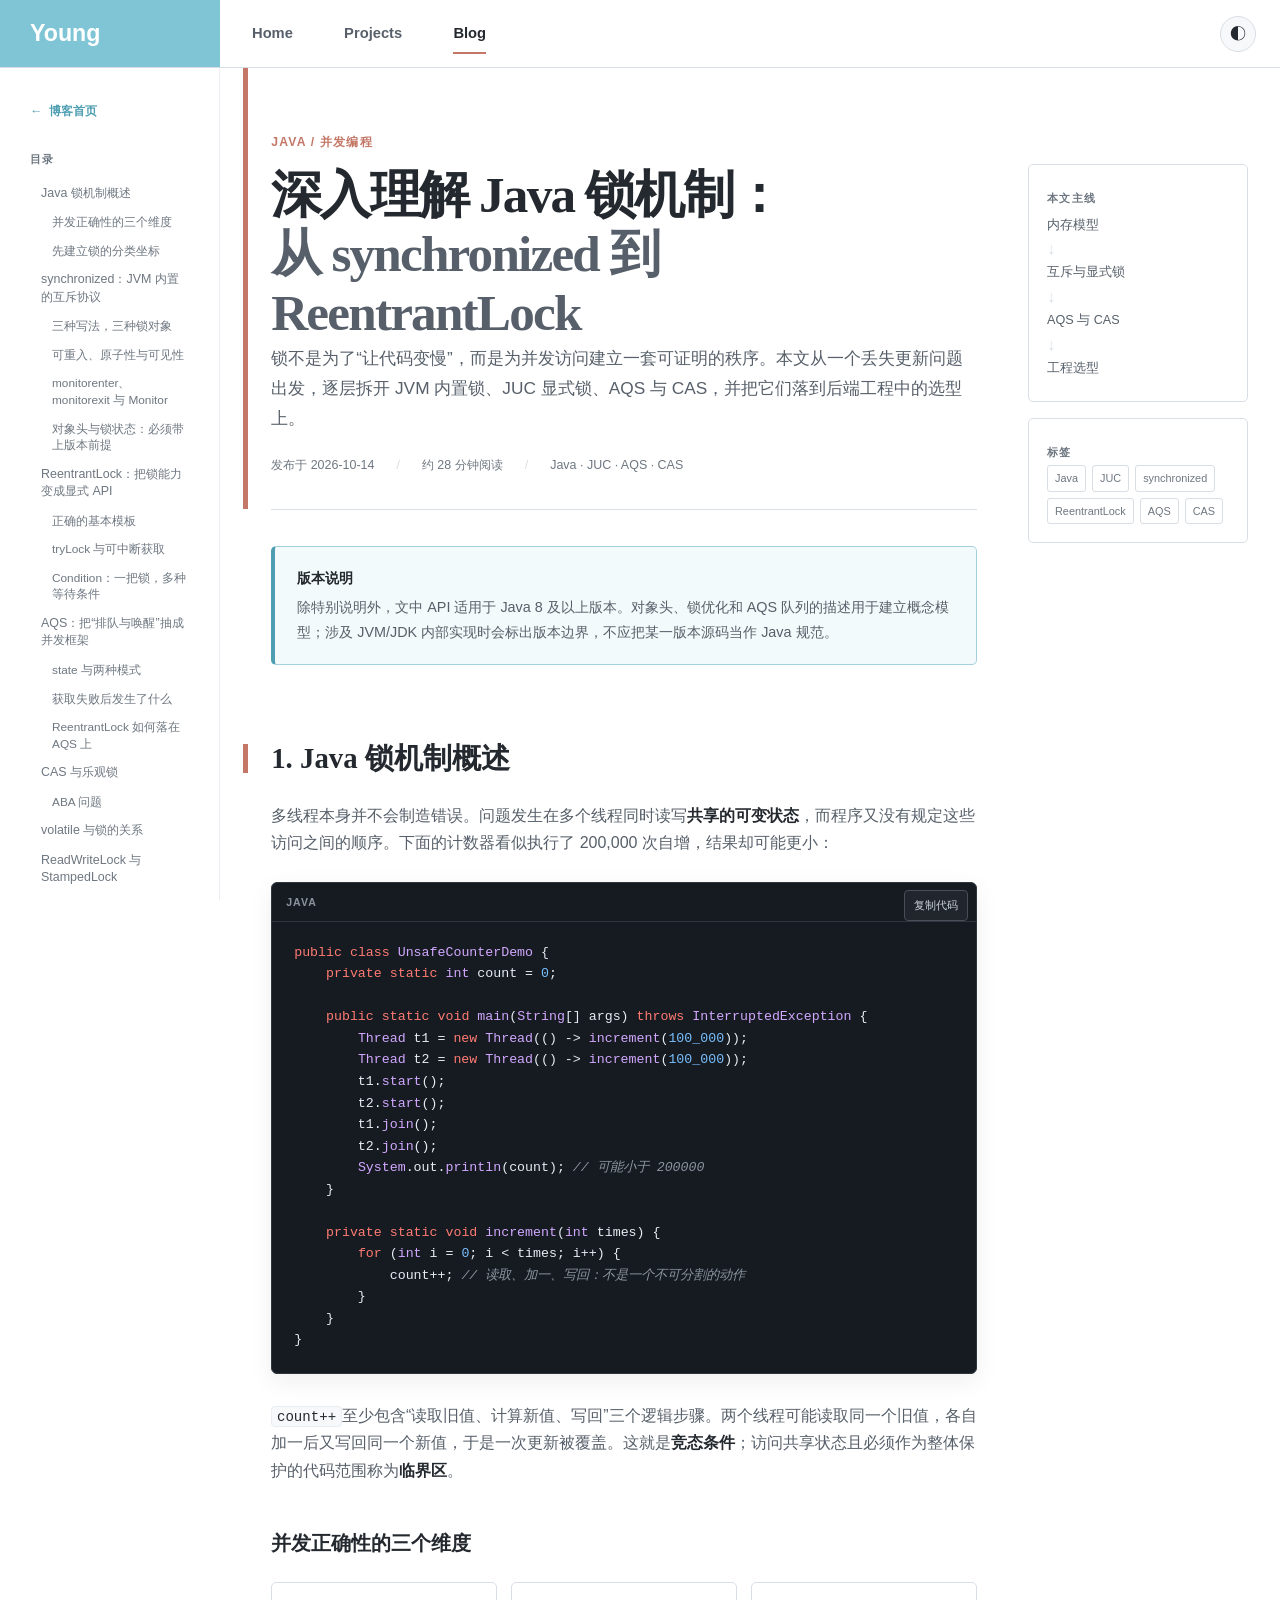
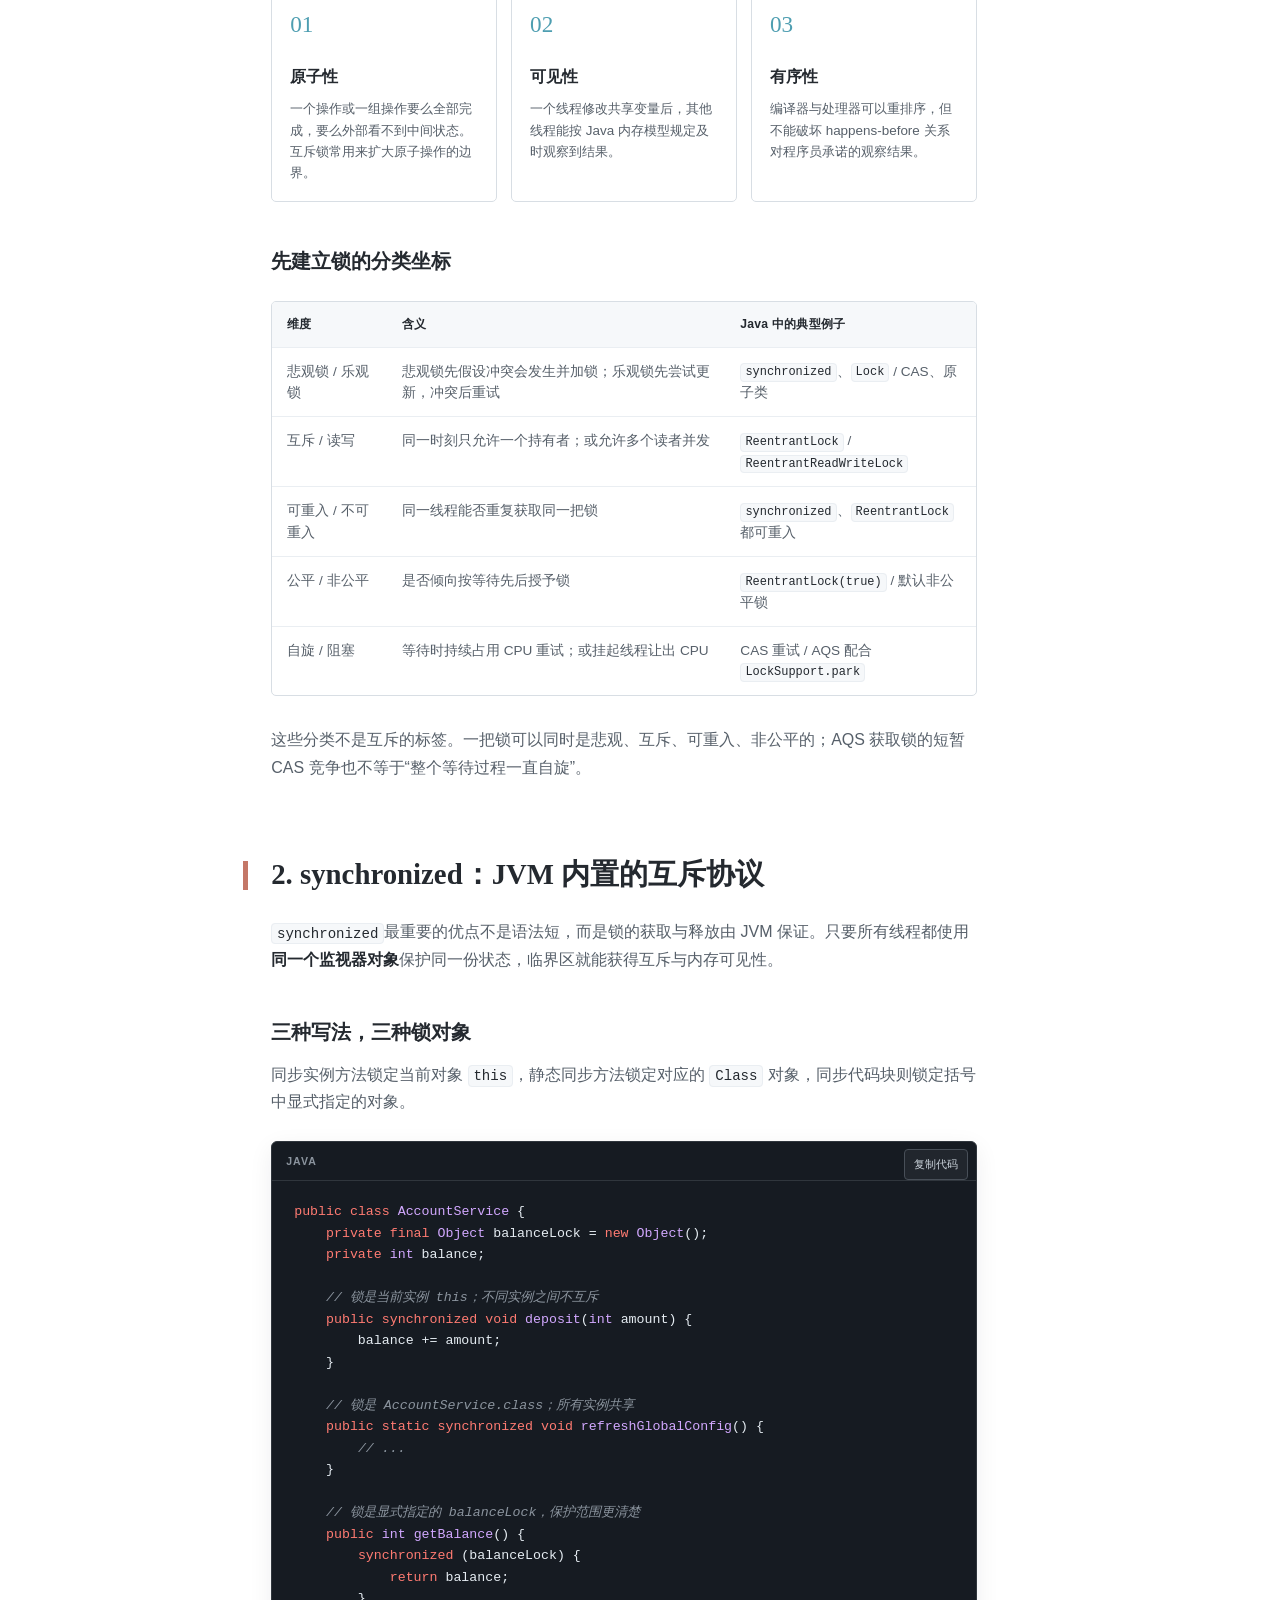
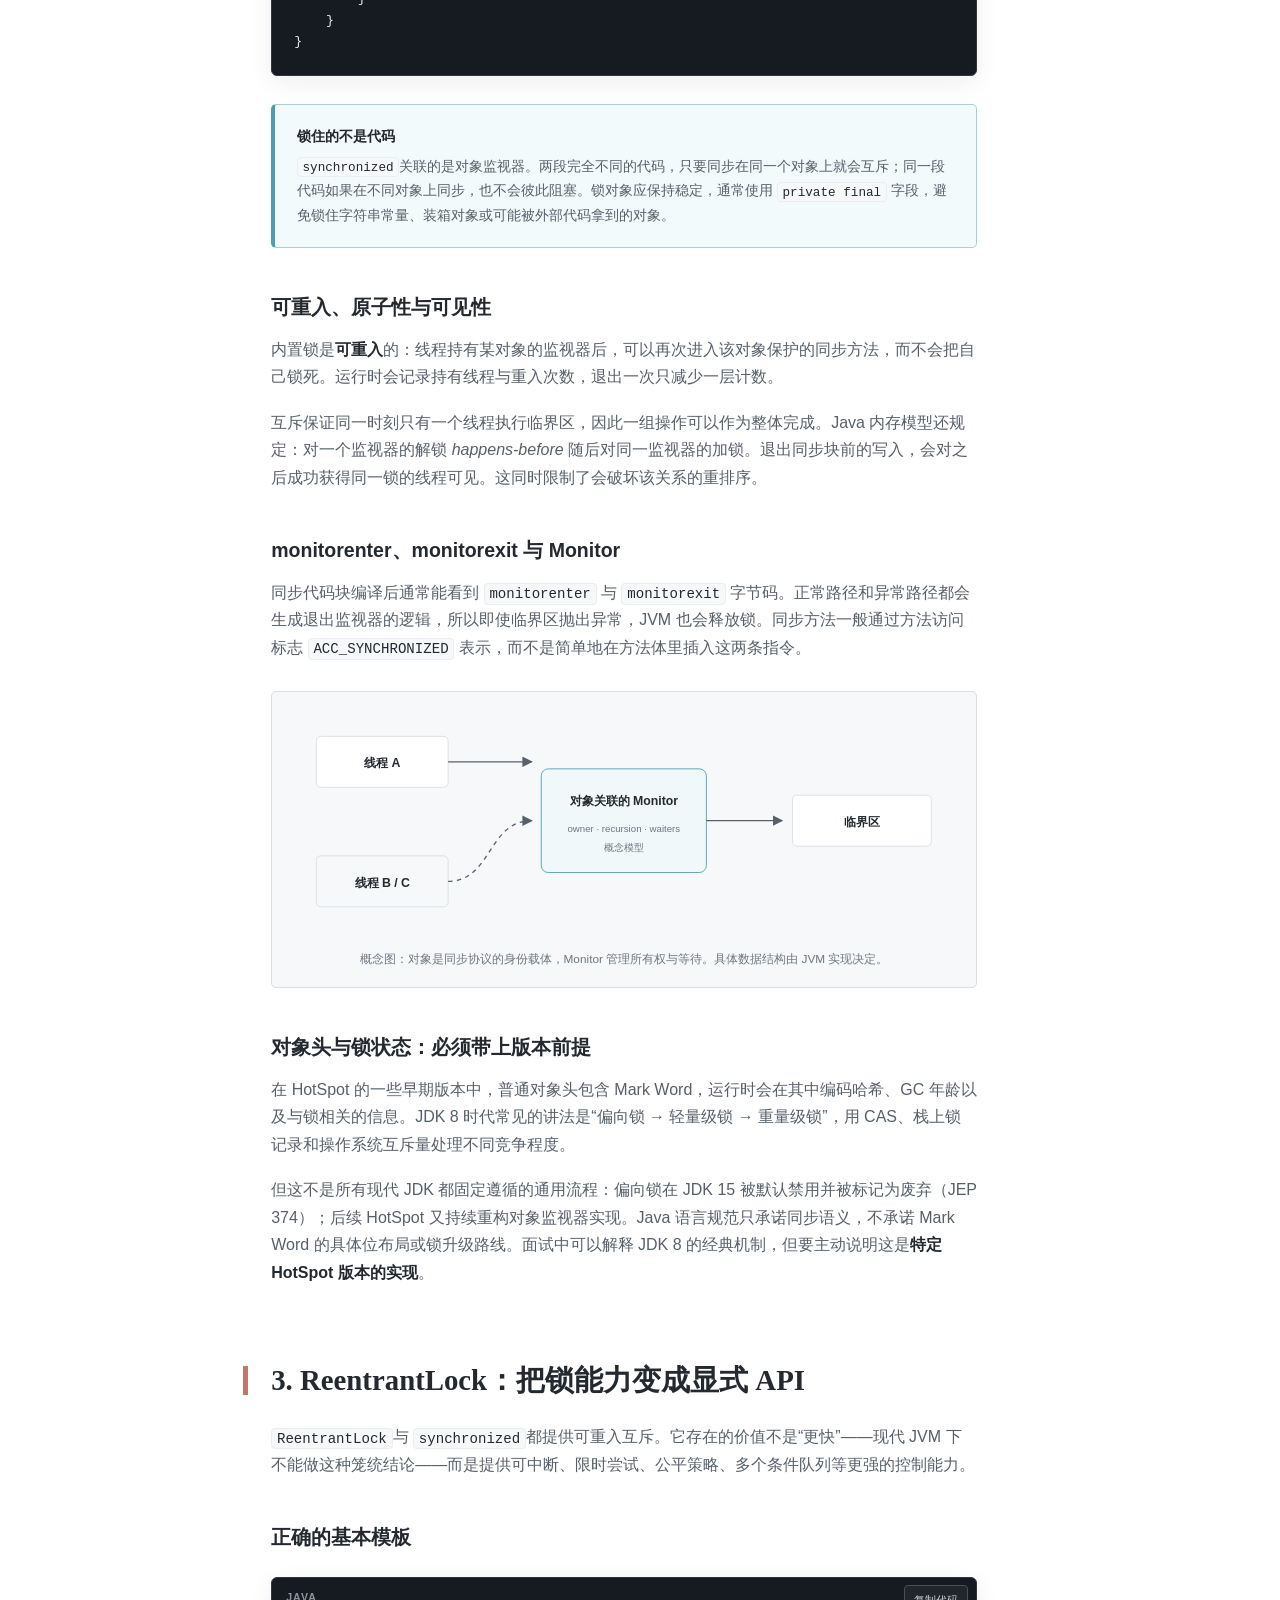
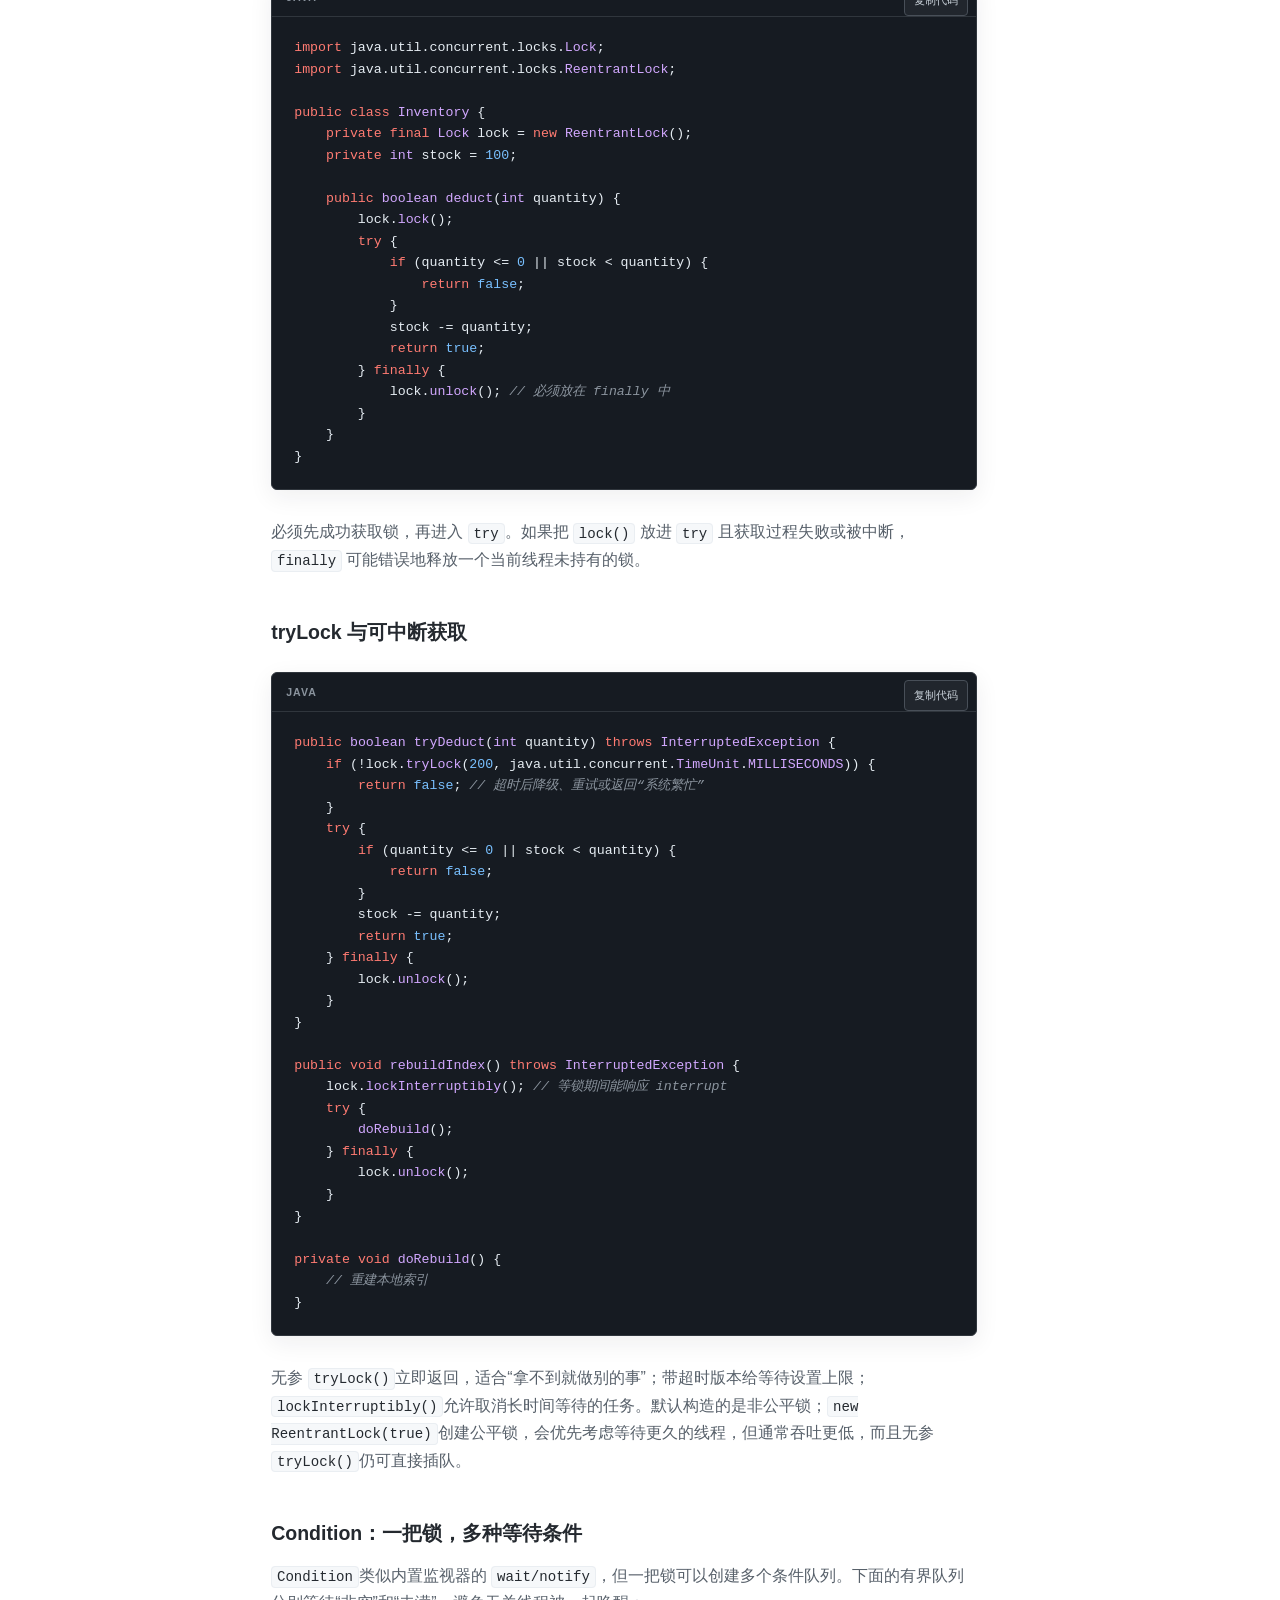
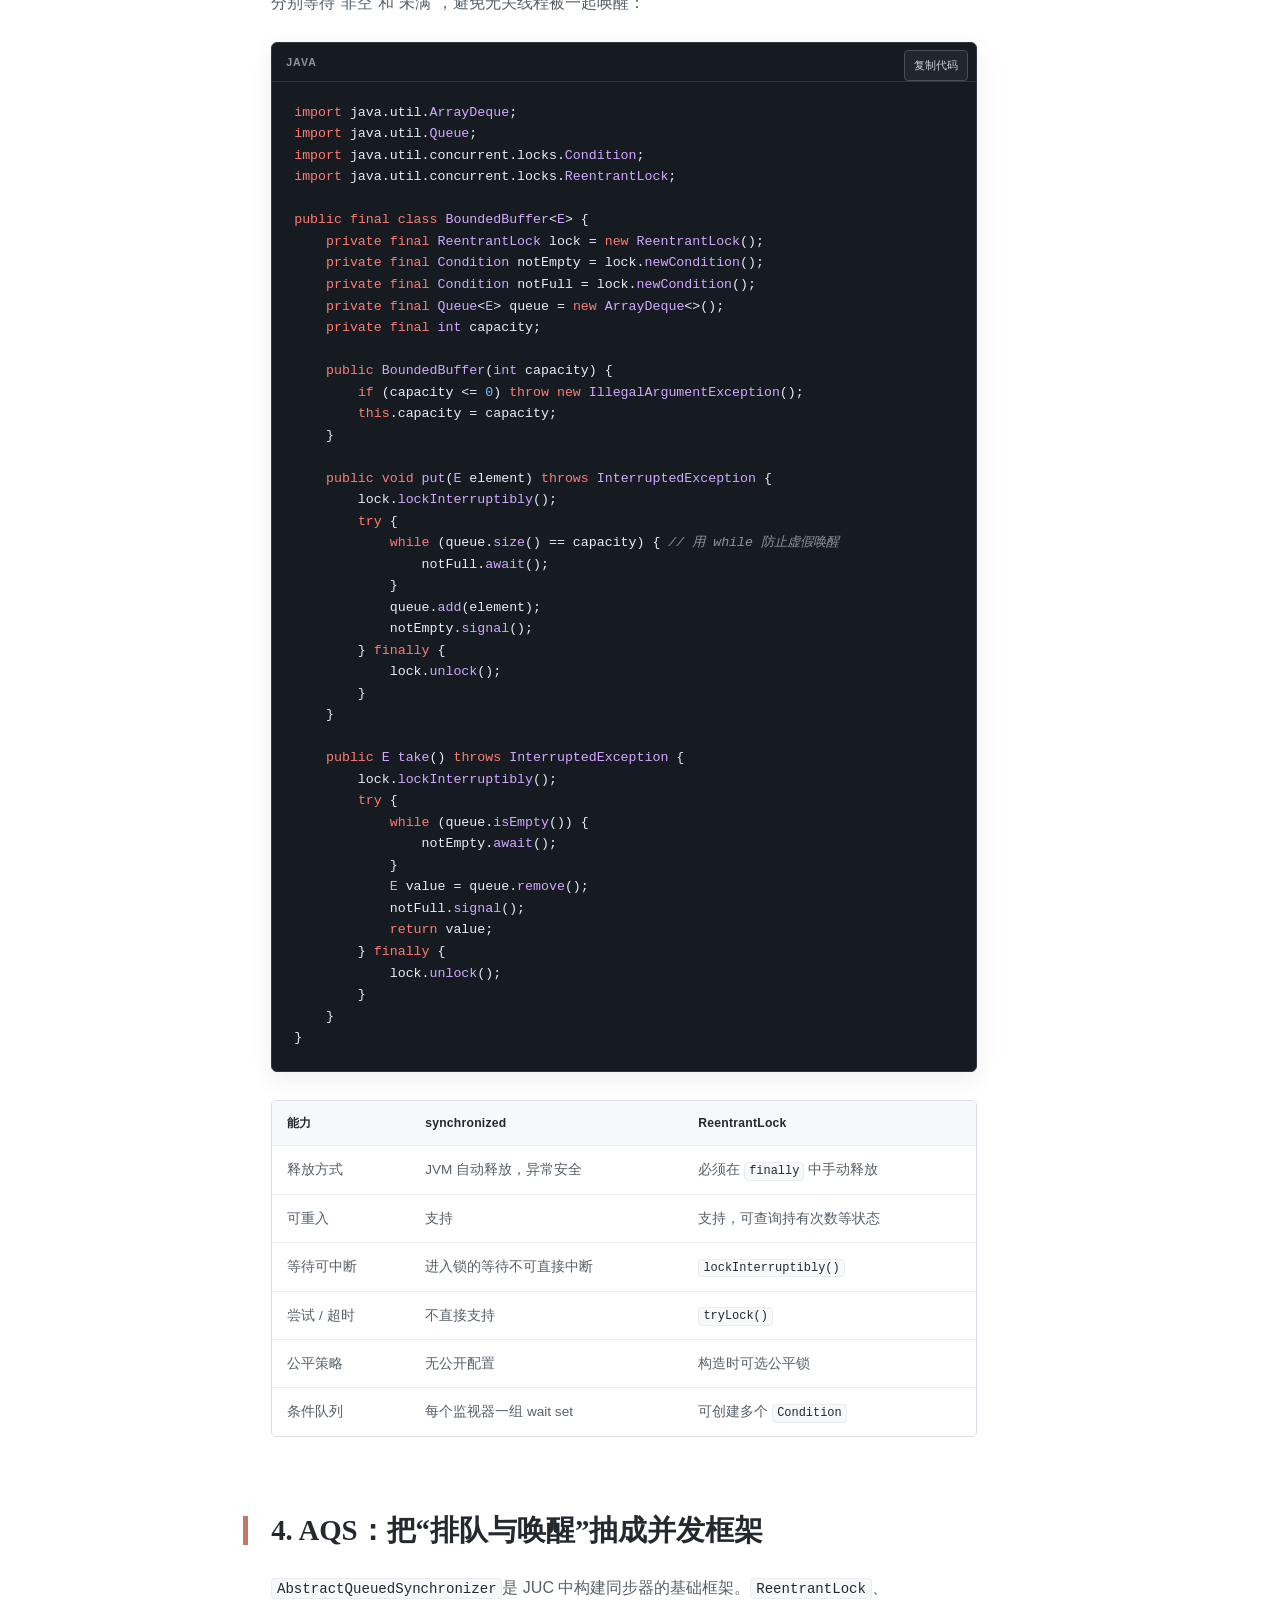
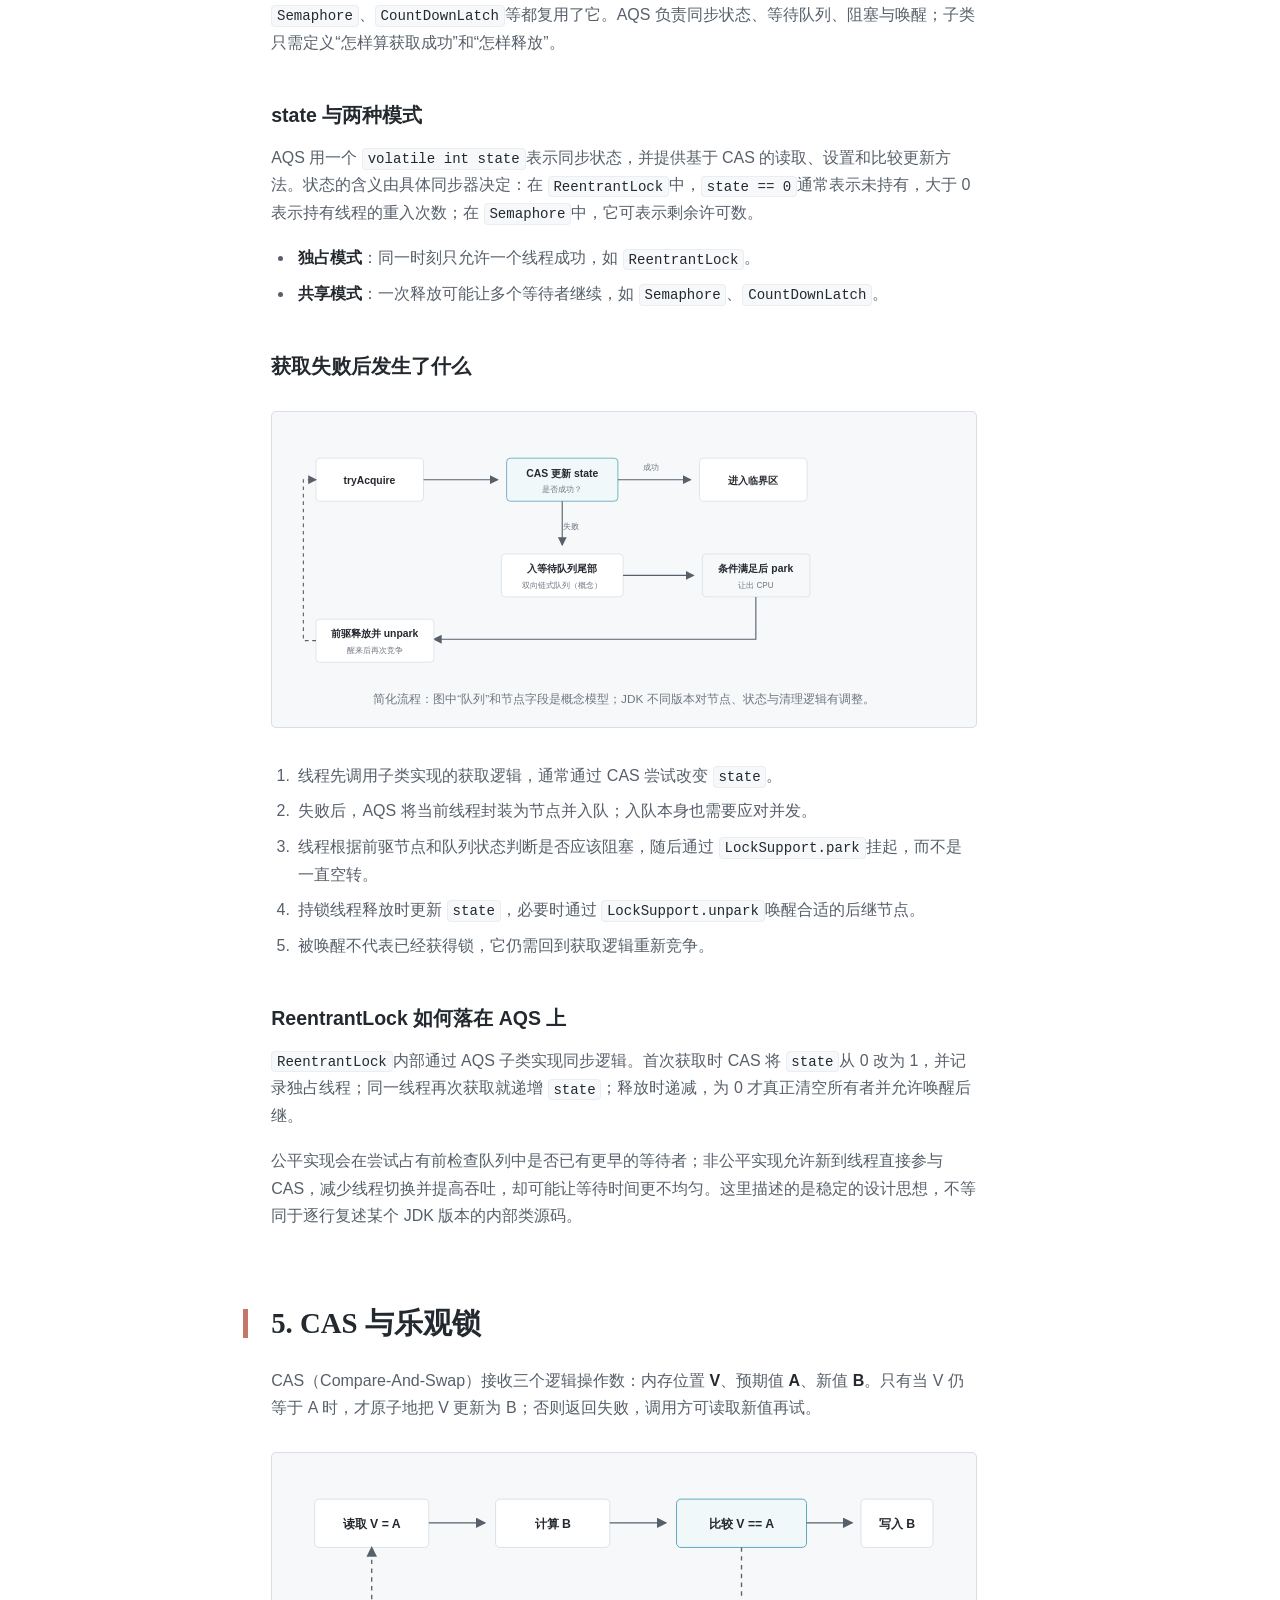
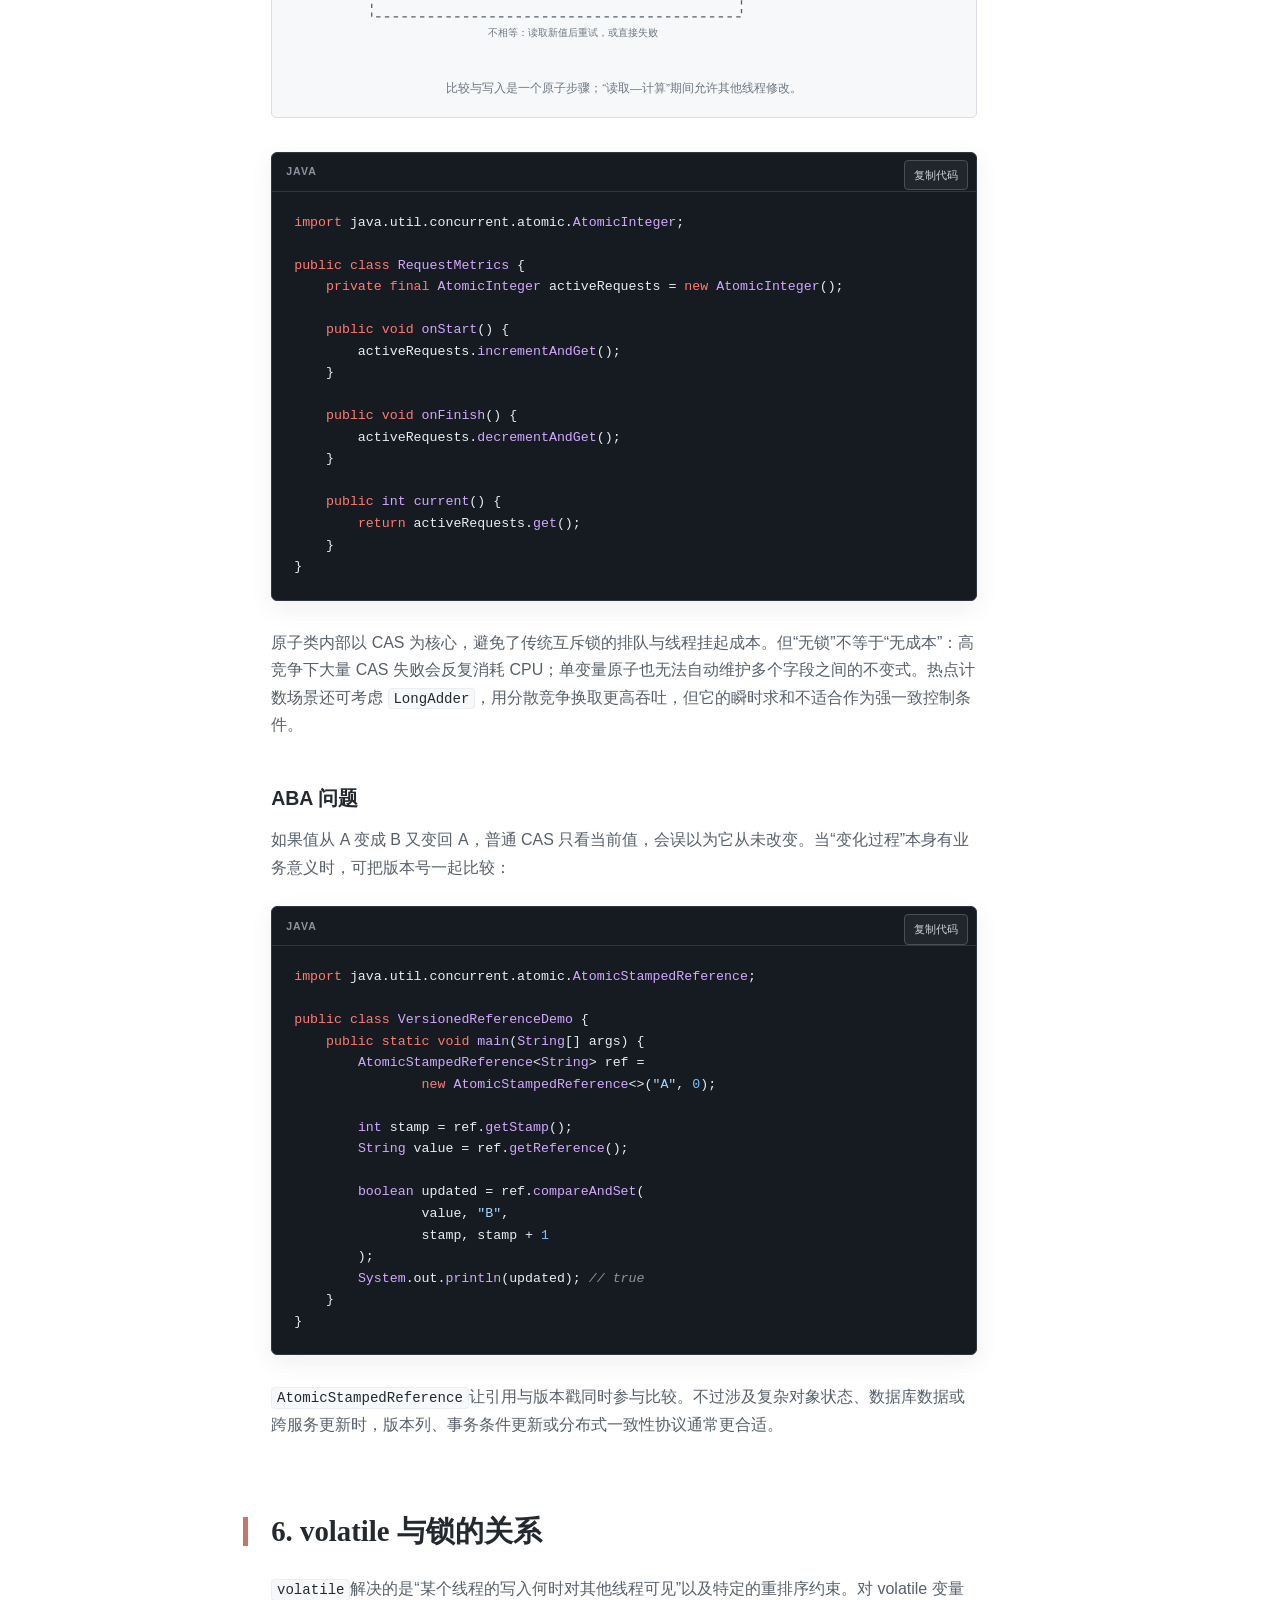
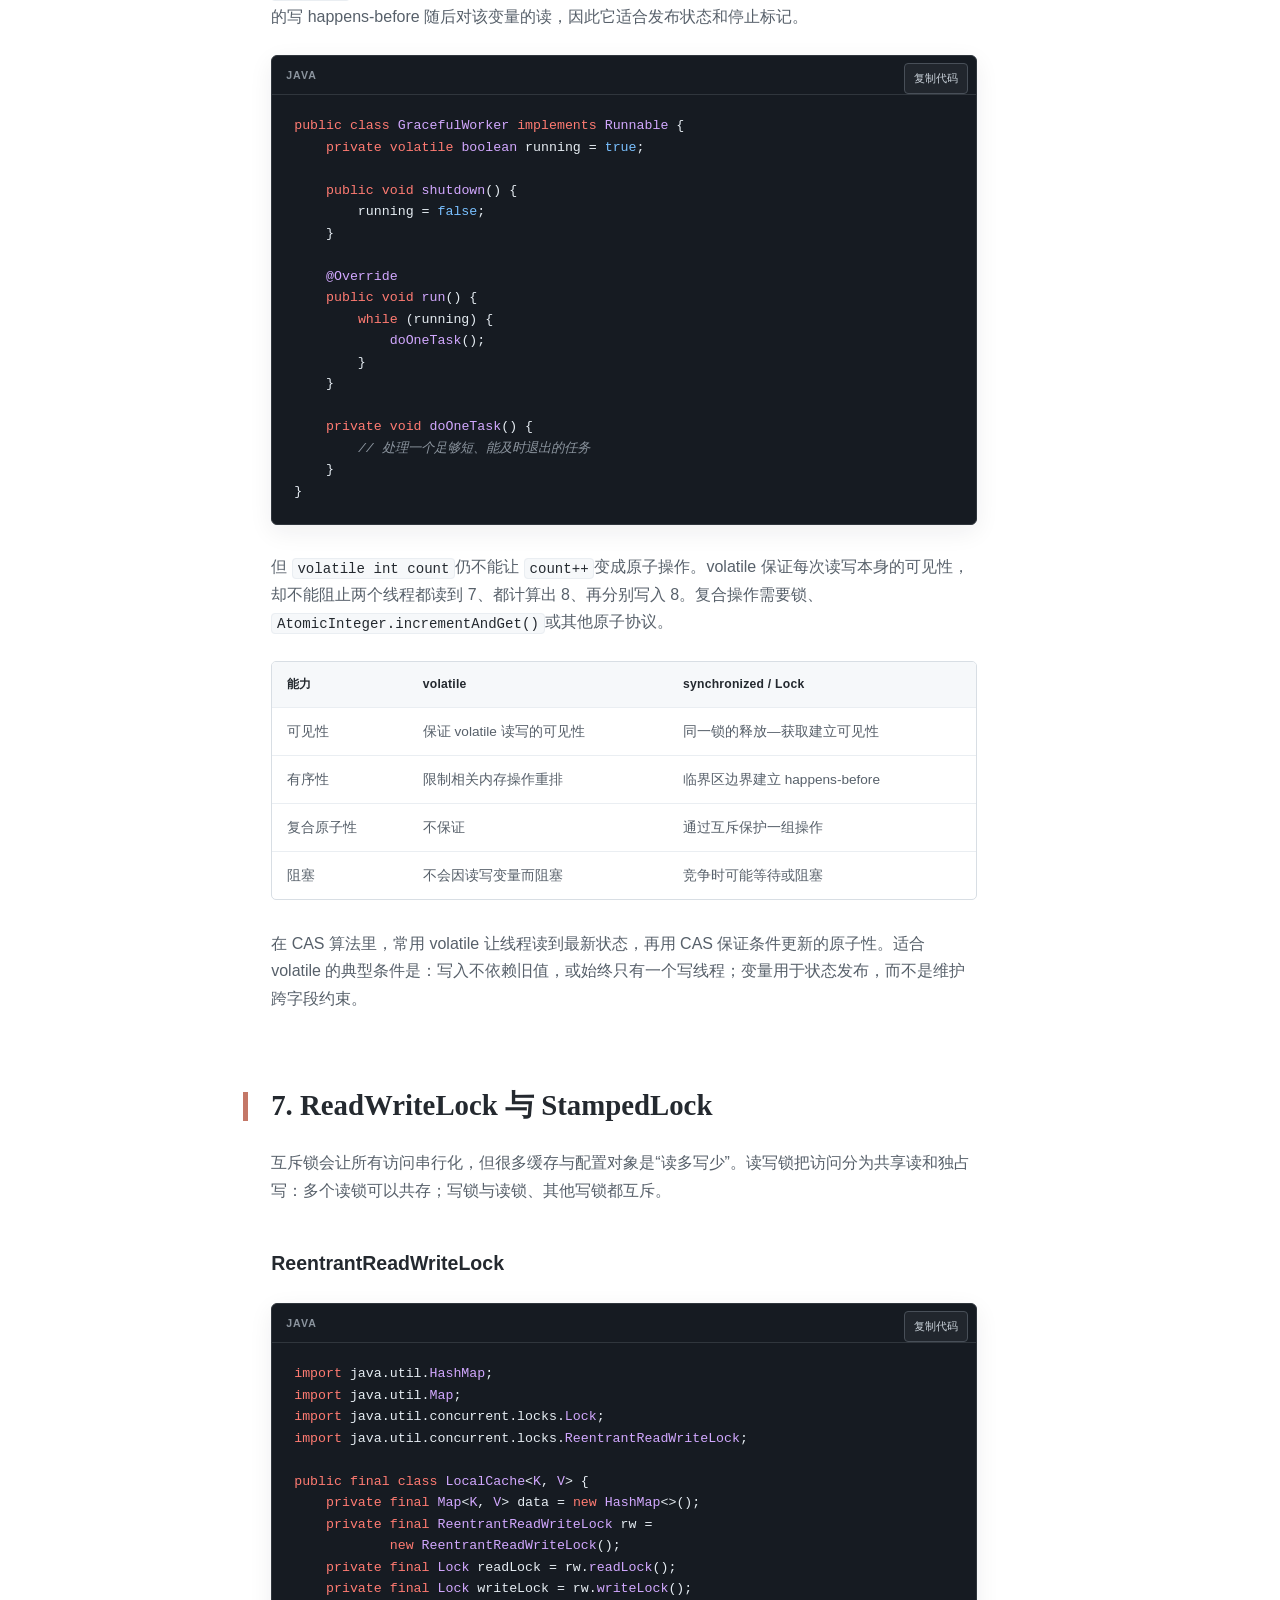
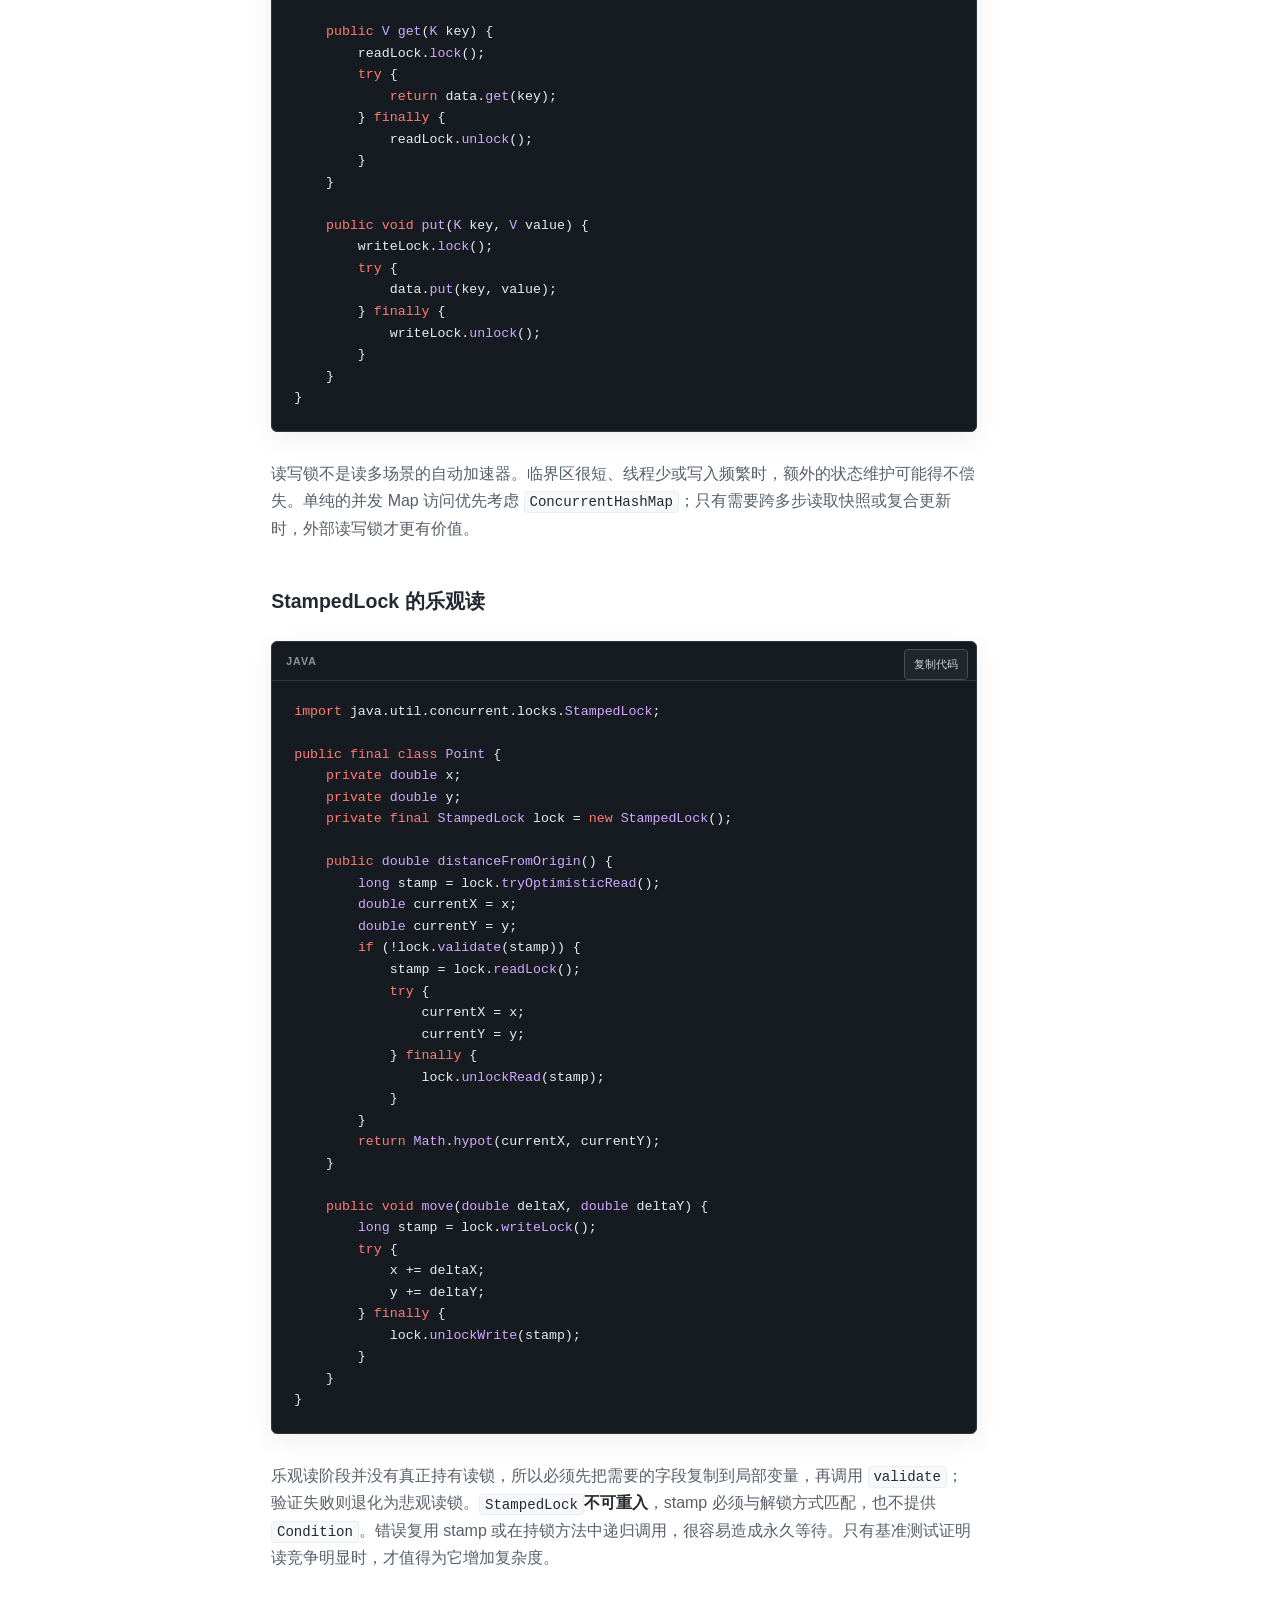
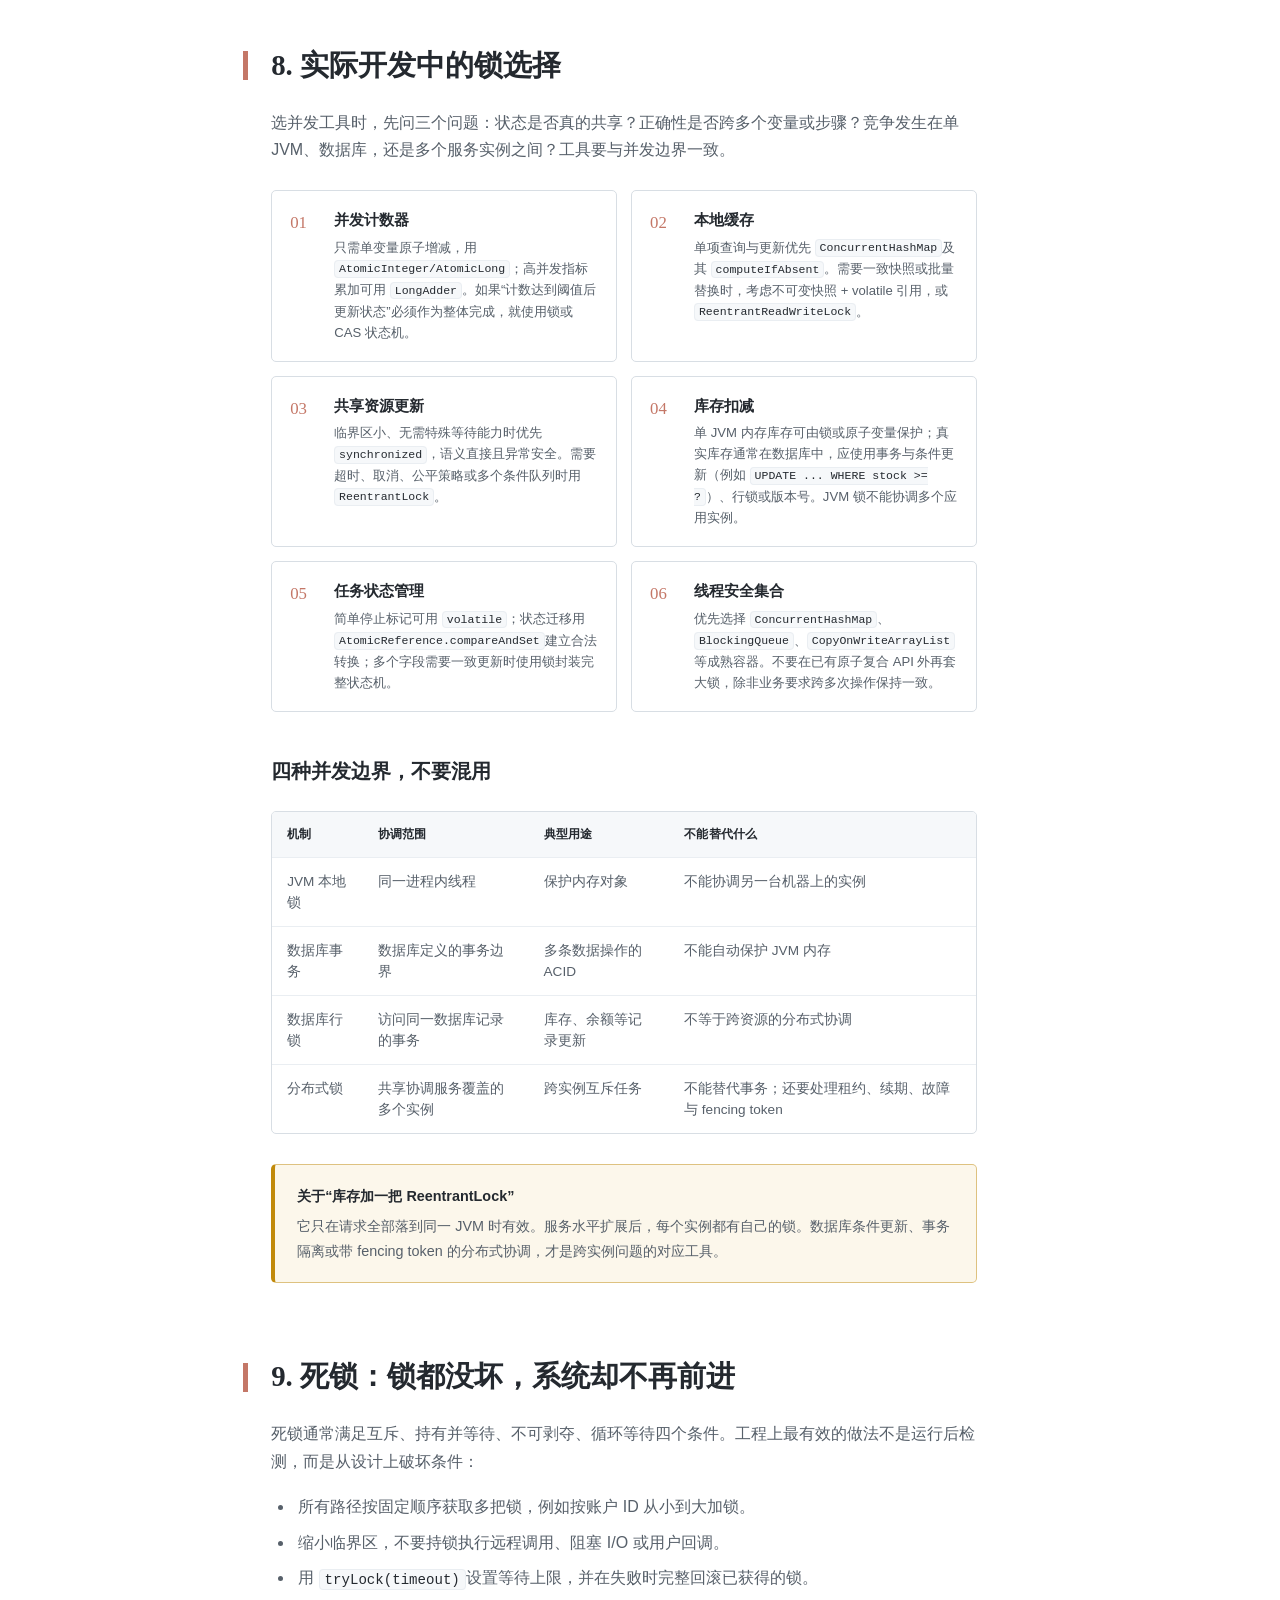
<file: blog/java-locks.html>
<!DOCTYPE html>
<html lang="zh-CN" data-theme="auto">
<head>
    <meta charset="UTF-8">
    <meta name="viewport" content="width=device-width, initial-scale=1.0">
    <meta name="description" content="深入理解 Java 锁机制：从 synchronized、ReentrantLock 到 AQS、CAS、volatile 与读写锁，附工程选型与面试总结。">
    <meta name="theme-color" content="#7fc5d5">
    <title>深入理解 Java 锁机制：从 synchronized 到 ReentrantLock · Young</title>
    <link rel="stylesheet" href="blog.css?v=20261015">
    <script src="blog.js?v=20261015-2" defer></script>
</head>
<body>
    <div class="reading-progress" aria-hidden="true"><span></span></div>

    <header class="site-header">
        <a class="brand" href="/index.html">Young</a>
        <nav aria-label="博客导航">
            <a href="/index.html#about">Home</a>
            <a href="/index.html#projects">Projects</a>
            <a href="/blog/index.html" aria-current="page">Blog</a>
        </nav>
        <button class="theme-toggle" type="button" aria-label="切换深色模式" title="切换深色模式">
            <span class="theme-icon" aria-hidden="true">◐</span>
        </button>
    </header>

    <div class="article-shell">
        <aside class="toc-panel" aria-label="文章目录">
            <a class="toc-back" href="/blog/index.html"><span aria-hidden="true">←</span> 博客首页</a>
            <p class="toc-title">目录</p>
            <nav id="toc"></nav>
        </aside>

        <main class="article-main">
            <article>
                <header class="article-header">
                    <div class="article-kicker">Java / 并发编程</div>
                    <h1>深入理解 Java 锁机制：<br><span>从 synchronized 到 ReentrantLock</span></h1>
                    <p class="article-lead">锁不是为了“让代码变慢”，而是为并发访问建立一套可证明的秩序。本文从一个丢失更新问题出发，逐层拆开 JVM 内置锁、JUC 显式锁、AQS 与 CAS，并把它们落到后端工程中的选型上。</p>
                    <div class="article-meta" aria-label="文章信息">
                        <span>发布于 2026-10-14</span>
                        <span>约 28 分钟阅读</span>
                        <span>Java · JUC · AQS · CAS</span>
                    </div>
                </header>

                <div class="article-note article-note--scope">
                    <strong>版本说明</strong>
                    <p>除特别说明外，文中 API 适用于 Java 8 及以上版本。对象头、锁优化和 AQS 队列的描述用于建立概念模型；涉及 JVM/JDK 内部实现时会标出版本边界，不应把某一版本源码当作 Java 规范。</p>
                </div>

                <section id="overview">
                    <h2>1. Java 锁机制概述</h2>
                    <p>多线程本身并不会制造错误。问题发生在多个线程同时读写<strong>共享的可变状态</strong>，而程序又没有规定这些访问之间的顺序。下面的计数器看似执行了 200,000 次自增，结果却可能更小：</p>

                    <div class="code-block" data-language="java">
                        <pre><code>public class UnsafeCounterDemo {
    private static int count = 0;

    public static void main(String[] args) throws InterruptedException {
        Thread t1 = new Thread(() -&gt; increment(100_000));
        Thread t2 = new Thread(() -&gt; increment(100_000));
        t1.start();
        t2.start();
        t1.join();
        t2.join();
        System.out.println(count); // 可能小于 200000
    }

    private static void increment(int times) {
        for (int i = 0; i &lt; times; i++) {
            count++; // 读取、加一、写回：不是一个不可分割的动作
        }
    }
}</code></pre>
                    </div>

                    <p><code>count++</code>至少包含“读取旧值、计算新值、写回”三个逻辑步骤。两个线程可能读取同一个旧值，各自加一后又写回同一个新值，于是一次更新被覆盖。这就是<strong>竞态条件</strong>；访问共享状态且必须作为整体保护的代码范围称为<strong>临界区</strong>。</p>

                    <h3 id="jmm-three-properties">并发正确性的三个维度</h3>
                    <div class="concept-grid">
                        <div class="concept-card">
                            <span class="concept-index">01</span>
                            <h4>原子性</h4>
                            <p>一个操作或一组操作要么全部完成，要么外部看不到中间状态。互斥锁常用来扩大原子操作的边界。</p>
                        </div>
                        <div class="concept-card">
                            <span class="concept-index">02</span>
                            <h4>可见性</h4>
                            <p>一个线程修改共享变量后，其他线程能按 Java 内存模型规定及时观察到结果。</p>
                        </div>
                        <div class="concept-card">
                            <span class="concept-index">03</span>
                            <h4>有序性</h4>
                            <p>编译器与处理器可以重排序，但不能破坏 happens-before 关系对程序员承诺的观察结果。</p>
                        </div>
                    </div>

                    <h3 id="lock-taxonomy">先建立锁的分类坐标</h3>
                    <div class="comparison-table-wrap">
                        <table class="comparison-table">
                            <thead><tr><th>维度</th><th>含义</th><th>Java 中的典型例子</th></tr></thead>
                            <tbody>
                                <tr><td>悲观锁 / 乐观锁</td><td>悲观锁先假设冲突会发生并加锁；乐观锁先尝试更新，冲突后重试</td><td><code>synchronized</code>、<code>Lock</code> / CAS、原子类</td></tr>
                                <tr><td>互斥 / 读写</td><td>同一时刻只允许一个持有者；或允许多个读者并发</td><td><code>ReentrantLock</code> / <code>ReentrantReadWriteLock</code></td></tr>
                                <tr><td>可重入 / 不可重入</td><td>同一线程能否重复获取同一把锁</td><td><code>synchronized</code>、<code>ReentrantLock</code> 都可重入</td></tr>
                                <tr><td>公平 / 非公平</td><td>是否倾向按等待先后授予锁</td><td><code>ReentrantLock(true)</code> / 默认非公平锁</td></tr>
                                <tr><td>自旋 / 阻塞</td><td>等待时持续占用 CPU 重试；或挂起线程让出 CPU</td><td>CAS 重试 / AQS 配合 <code>LockSupport.park</code></td></tr>
                            </tbody>
                        </table>
                    </div>
                    <p>这些分类不是互斥的标签。一把锁可以同时是悲观、互斥、可重入、非公平的；AQS 获取锁的短暂 CAS 竞争也不等于“整个等待过程一直自旋”。</p>
                </section>

                <section id="synchronized">
                    <h2>2. synchronized：JVM 内置的互斥协议</h2>
                    <p><code>synchronized</code>最重要的优点不是语法短，而是锁的获取与释放由 JVM 保证。只要所有线程都使用<strong>同一个监视器对象</strong>保护同一份状态，临界区就能获得互斥与内存可见性。</p>

                    <h3 id="synchronized-forms">三种写法，三种锁对象</h3>
                    <p>同步实例方法锁定当前对象 <code>this</code>，静态同步方法锁定对应的 <code>Class</code> 对象，同步代码块则锁定括号中显式指定的对象。</p>
                    <div class="code-block" data-language="java">
                        <pre><code>public class AccountService {
    private final Object balanceLock = new Object();
    private int balance;

    // 锁是当前实例 this；不同实例之间不互斥
    public synchronized void deposit(int amount) {
        balance += amount;
    }

    // 锁是 AccountService.class；所有实例共享
    public static synchronized void refreshGlobalConfig() {
        // ...
    }

    // 锁是显式指定的 balanceLock，保护范围更清楚
    public int getBalance() {
        synchronized (balanceLock) {
            return balance;
        }
    }
}</code></pre>
                    </div>

                    <div class="article-note">
                        <strong>锁住的不是代码</strong>
                        <p><code>synchronized</code>关联的是对象监视器。两段完全不同的代码，只要同步在同一个对象上就会互斥；同一段代码如果在不同对象上同步，也不会彼此阻塞。锁对象应保持稳定，通常使用 <code>private final</code> 字段，避免锁住字符串常量、装箱对象或可能被外部代码拿到的对象。</p>
                    </div>

                    <h3 id="reentrancy-and-memory">可重入、原子性与可见性</h3>
                    <p>内置锁是<strong>可重入</strong>的：线程持有某对象的监视器后，可以再次进入该对象保护的同步方法，而不会把自己锁死。运行时会记录持有线程与重入次数，退出一次只减少一层计数。</p>
                    <p>互斥保证同一时刻只有一个线程执行临界区，因此一组操作可以作为整体完成。Java 内存模型还规定：对一个监视器的解锁 <em>happens-before</em> 随后对同一监视器的加锁。退出同步块前的写入，会对之后成功获得同一锁的线程可见。这同时限制了会破坏该关系的重排序。</p>

                    <h3 id="monitor-bytecode">monitorenter、monitorexit 与 Monitor</h3>
                    <p>同步代码块编译后通常能看到 <code>monitorenter</code> 与 <code>monitorexit</code> 字节码。正常路径和异常路径都会生成退出监视器的逻辑，所以即使临界区抛出异常，JVM 也会释放锁。同步方法一般通过方法访问标志 <code>ACC_SYNCHRONIZED</code> 表示，而不是简单地在方法体里插入这两条指令。</p>

                    <figure class="tech-figure">
                        <svg viewBox="0 0 760 260" role="img" aria-labelledby="monitor-title monitor-desc">
                            <title id="monitor-title">synchronized 与对象监视器关系</title>
                            <desc id="monitor-desc">线程竞争对象关联的监视器，持有者进入临界区，其他线程等待，退出后唤醒竞争者。</desc>
                            <defs>
                                <marker id="arrow-monitor" markerWidth="8" markerHeight="8" refX="7" refY="4" orient="auto"><path d="M0,0 L8,4 L0,8 Z" class="svg-arrow-fill"/></marker>
                            </defs>
                            <g class="svg-card"><rect x="30" y="30" width="150" height="58" rx="5"/><text x="105" y="65">线程 A</text></g>
                            <g class="svg-card svg-card--muted"><rect x="30" y="166" width="150" height="58" rx="5"/><text x="105" y="201">线程 B / C</text></g>
                            <path class="svg-line" d="M180 59 H275" marker-end="url(#arrow-monitor)"/>
                            <path class="svg-line svg-line--dashed" d="M180 195 C230 195 225 126 275 126" marker-end="url(#arrow-monitor)"/>
                            <g class="svg-card svg-card--accent"><rect x="286" y="67" width="188" height="118" rx="8"/><text x="380" y="108">对象关联的 Monitor</text><text class="svg-small" x="380" y="139">owner · recursion · waiters</text><text class="svg-small" x="380" y="161">概念模型</text></g>
                            <path class="svg-line" d="M474 126 H560" marker-end="url(#arrow-monitor)"/>
                            <g class="svg-card"><rect x="572" y="97" width="158" height="58" rx="5"/><text x="651" y="132">临界区</text></g>
                        </svg>
                        <figcaption>概念图：对象是同步协议的身份载体，Monitor 管理所有权与等待。具体数据结构由 JVM 实现决定。</figcaption>
                    </figure>

                    <h3 id="jdk-lock-evolution">对象头与锁状态：必须带上版本前提</h3>
                    <p>在 HotSpot 的一些早期版本中，普通对象头包含 Mark Word，运行时会在其中编码哈希、GC 年龄以及与锁相关的信息。JDK 8 时代常见的讲法是“偏向锁 → 轻量级锁 → 重量级锁”，用 CAS、栈上锁记录和操作系统互斥量处理不同竞争程度。</p>
                    <p>但这不是所有现代 JDK 都固定遵循的通用流程：偏向锁在 JDK 15 被默认禁用并被标记为废弃（JEP 374）；后续 HotSpot 又持续重构对象监视器实现。Java 语言规范只承诺同步语义，不承诺 Mark Word 的具体位布局或锁升级路线。面试中可以解释 JDK 8 的经典机制，但要主动说明这是<strong>特定 HotSpot 版本的实现</strong>。</p>
                </section>

                <section id="reentrant-lock">
                    <h2>3. ReentrantLock：把锁能力变成显式 API</h2>
                    <p><code>ReentrantLock</code>与 <code>synchronized</code>都提供可重入互斥。它存在的价值不是“更快”——现代 JVM 下不能做这种笼统结论——而是提供可中断、限时尝试、公平策略、多个条件队列等更强的控制能力。</p>

                    <h3 id="reentrant-basic">正确的基本模板</h3>
                    <div class="code-block" data-language="java">
                        <pre><code>import java.util.concurrent.locks.Lock;
import java.util.concurrent.locks.ReentrantLock;

public class Inventory {
    private final Lock lock = new ReentrantLock();
    private int stock = 100;

    public boolean deduct(int quantity) {
        lock.lock();
        try {
            if (quantity &lt;= 0 || stock &lt; quantity) {
                return false;
            }
            stock -= quantity;
            return true;
        } finally {
            lock.unlock(); // 必须放在 finally 中
        }
    }
}</code></pre>
                    </div>
                    <p>必须先成功获取锁，再进入 <code>try</code>。如果把 <code>lock()</code> 放进 <code>try</code> 且获取过程失败或被中断，<code>finally</code> 可能错误地释放一个当前线程未持有的锁。</p>

                    <h3 id="try-lock-interruptible">tryLock 与可中断获取</h3>
                    <div class="code-block" data-language="java">
                        <pre><code>public boolean tryDeduct(int quantity) throws InterruptedException {
    if (!lock.tryLock(200, java.util.concurrent.TimeUnit.MILLISECONDS)) {
        return false; // 超时后降级、重试或返回“系统繁忙”
    }
    try {
        if (quantity &lt;= 0 || stock &lt; quantity) {
            return false;
        }
        stock -= quantity;
        return true;
    } finally {
        lock.unlock();
    }
}

public void rebuildIndex() throws InterruptedException {
    lock.lockInterruptibly(); // 等锁期间能响应 interrupt
    try {
        doRebuild();
    } finally {
        lock.unlock();
    }
}

private void doRebuild() {
    // 重建本地索引
}</code></pre>
                    </div>
                    <p>无参 <code>tryLock()</code>立即返回，适合“拿不到就做别的事”；带超时版本给等待设置上限；<code>lockInterruptibly()</code>允许取消长时间等待的任务。默认构造的是非公平锁；<code>new ReentrantLock(true)</code>创建公平锁，会优先考虑等待更久的线程，但通常吞吐更低，而且无参 <code>tryLock()</code>仍可直接插队。</p>

                    <h3 id="condition">Condition：一把锁，多种等待条件</h3>
                    <p><code>Condition</code>类似内置监视器的 <code>wait/notify</code>，但一把锁可以创建多个条件队列。下面的有界队列分别等待“非空”和“未满”，避免无关线程被一起唤醒：</p>
                    <div class="code-block" data-language="java">
                        <pre><code>import java.util.ArrayDeque;
import java.util.Queue;
import java.util.concurrent.locks.Condition;
import java.util.concurrent.locks.ReentrantLock;

public final class BoundedBuffer&lt;E&gt; {
    private final ReentrantLock lock = new ReentrantLock();
    private final Condition notEmpty = lock.newCondition();
    private final Condition notFull = lock.newCondition();
    private final Queue&lt;E&gt; queue = new ArrayDeque&lt;&gt;();
    private final int capacity;

    public BoundedBuffer(int capacity) {
        if (capacity &lt;= 0) throw new IllegalArgumentException();
        this.capacity = capacity;
    }

    public void put(E element) throws InterruptedException {
        lock.lockInterruptibly();
        try {
            while (queue.size() == capacity) { // 用 while 防止虚假唤醒
                notFull.await();
            }
            queue.add(element);
            notEmpty.signal();
        } finally {
            lock.unlock();
        }
    }

    public E take() throws InterruptedException {
        lock.lockInterruptibly();
        try {
            while (queue.isEmpty()) {
                notEmpty.await();
            }
            E value = queue.remove();
            notFull.signal();
            return value;
        } finally {
            lock.unlock();
        }
    }
}</code></pre>
                    </div>

                    <div class="comparison-table-wrap">
                        <table class="comparison-table">
                            <thead><tr><th>能力</th><th>synchronized</th><th>ReentrantLock</th></tr></thead>
                            <tbody>
                                <tr><td>释放方式</td><td>JVM 自动释放，异常安全</td><td>必须在 <code>finally</code> 中手动释放</td></tr>
                                <tr><td>可重入</td><td>支持</td><td>支持，可查询持有次数等状态</td></tr>
                                <tr><td>等待可中断</td><td>进入锁的等待不可直接中断</td><td><code>lockInterruptibly()</code></td></tr>
                                <tr><td>尝试 / 超时</td><td>不直接支持</td><td><code>tryLock()</code></td></tr>
                                <tr><td>公平策略</td><td>无公开配置</td><td>构造时可选公平锁</td></tr>
                                <tr><td>条件队列</td><td>每个监视器一组 wait set</td><td>可创建多个 <code>Condition</code></td></tr>
                            </tbody>
                        </table>
                    </div>
                </section>

                <section id="aqs">
                    <h2>4. AQS：把“排队与唤醒”抽成并发框架</h2>
                    <p><code>AbstractQueuedSynchronizer</code>是 JUC 中构建同步器的基础框架。<code>ReentrantLock</code>、<code>Semaphore</code>、<code>CountDownLatch</code>等都复用了它。AQS 负责同步状态、等待队列、阻塞与唤醒；子类只需定义“怎样算获取成功”和“怎样释放”。</p>

                    <h3 id="aqs-state">state 与两种模式</h3>
                    <p>AQS 用一个 <code>volatile int state</code>表示同步状态，并提供基于 CAS 的读取、设置和比较更新方法。状态的含义由具体同步器决定：在 <code>ReentrantLock</code>中，<code>state == 0</code>通常表示未持有，大于 0 表示持有线程的重入次数；在 <code>Semaphore</code>中，它可表示剩余许可数。</p>
                    <ul>
                        <li><strong>独占模式</strong>：同一时刻只允许一个线程成功，如 <code>ReentrantLock</code>。</li>
                        <li><strong>共享模式</strong>：一次释放可能让多个等待者继续，如 <code>Semaphore</code>、<code>CountDownLatch</code>。</li>
                    </ul>

                    <h3 id="aqs-flow">获取失败后发生了什么</h3>
                    <figure class="tech-figure tech-figure--wide">
                        <svg viewBox="0 0 900 335" role="img" aria-labelledby="aqs-title aqs-desc">
                            <title id="aqs-title">AQS 获取锁基本流程</title>
                            <desc id="aqs-desc">线程尝试获取同步状态，失败后加入等待队列，检查前驱后阻塞，释放者更新状态并唤醒后继线程再次竞争。</desc>
                            <defs>
                                <marker id="arrow-aqs" markerWidth="8" markerHeight="8" refX="7" refY="4" orient="auto"><path d="M0,0 L8,4 L0,8 Z" class="svg-arrow-fill"/></marker>
                            </defs>
                            <g class="svg-card"><rect x="35" y="38" width="145" height="58" rx="5"/><text x="107" y="73">tryAcquire</text></g>
                            <path class="svg-line" d="M180 67 H280" marker-end="url(#arrow-aqs)"/>
                            <g class="svg-card svg-card--accent"><rect x="292" y="38" width="150" height="58" rx="5"/><text x="367" y="63">CAS 更新 state</text><text class="svg-small" x="367" y="84">是否成功？</text></g>
                            <path class="svg-line" d="M442 67 H540" marker-end="url(#arrow-aqs)"/>
                            <text class="svg-label" x="486" y="54">成功</text>
                            <g class="svg-card"><rect x="552" y="38" width="145" height="58" rx="5"/><text x="624" y="73">进入临界区</text></g>

                            <path class="svg-line" d="M367 96 V155" marker-end="url(#arrow-aqs)"/>
                            <text class="svg-label" x="379" y="133">失败</text>
                            <g class="svg-card"><rect x="285" y="167" width="164" height="58" rx="5"/><text x="367" y="192">入等待队列尾部</text><text class="svg-small" x="367" y="213">双向链式队列（概念）</text></g>
                            <path class="svg-line" d="M449 196 H544" marker-end="url(#arrow-aqs)"/>
                            <g class="svg-card svg-card--muted"><rect x="556" y="167" width="145" height="58" rx="5"/><text x="628" y="191">条件满足后 park</text><text class="svg-small" x="628" y="213">让出 CPU</text></g>
                            <path class="svg-line" d="M628 225 V282 H194" marker-end="url(#arrow-aqs)"/>
                            <g class="svg-card"><rect x="35" y="255" width="159" height="58" rx="5"/><text x="114" y="279">前驱释放并 unpark</text><text class="svg-small" x="114" y="301">醒来后再次竞争</text></g>
                            <path class="svg-line svg-line--dashed" d="M35 284 H18 V67 H35" marker-end="url(#arrow-aqs)"/>
                        </svg>
                        <figcaption>简化流程：图中“队列”和节点字段是概念模型；JDK 不同版本对节点、状态与清理逻辑有调整。</figcaption>
                    </figure>
                    <ol>
                        <li>线程先调用子类实现的获取逻辑，通常通过 CAS 尝试改变 <code>state</code>。</li>
                        <li>失败后，AQS 将当前线程封装为节点并入队；入队本身也需要应对并发。</li>
                        <li>线程根据前驱节点和队列状态判断是否应该阻塞，随后通过 <code>LockSupport.park</code>挂起，而不是一直空转。</li>
                        <li>持锁线程释放时更新 <code>state</code>，必要时通过 <code>LockSupport.unpark</code>唤醒合适的后继节点。</li>
                        <li>被唤醒不代表已经获得锁，它仍需回到获取逻辑重新竞争。</li>
                    </ol>

                    <h3 id="reentrantlock-on-aqs">ReentrantLock 如何落在 AQS 上</h3>
                    <p><code>ReentrantLock</code>内部通过 AQS 子类实现同步逻辑。首次获取时 CAS 将 <code>state</code>从 0 改为 1，并记录独占线程；同一线程再次获取就递增 <code>state</code>；释放时递减，为 0 才真正清空所有者并允许唤醒后继。</p>
                    <p>公平实现会在尝试占有前检查队列中是否已有更早的等待者；非公平实现允许新到线程直接参与 CAS，减少线程切换并提高吞吐，却可能让等待时间更不均匀。这里描述的是稳定的设计思想，不等同于逐行复述某个 JDK 版本的内部类源码。</p>
                </section>

                <section id="cas">
                    <h2>5. CAS 与乐观锁</h2>
                    <p>CAS（Compare-And-Swap）接收三个逻辑操作数：内存位置 <strong>V</strong>、预期值 <strong>A</strong>、新值 <strong>B</strong>。只有当 V 仍等于 A 时，才原子地把 V 更新为 B；否则返回失败，调用方可读取新值再试。</p>

                    <figure class="tech-figure tech-figure--compact">
                        <svg viewBox="0 0 760 225" role="img" aria-labelledby="cas-title cas-desc">
                            <title id="cas-title">CAS 操作流程</title>
                            <desc id="cas-desc">读取当前值，计算新值，比较内存值与预期值，相等则更新，不等则重试或失败。</desc>
                            <defs>
                                <marker id="arrow-cas" markerWidth="8" markerHeight="8" refX="7" refY="4" orient="auto"><path d="M0,0 L8,4 L0,8 Z" class="svg-arrow-fill"/></marker>
                            </defs>
                            <g class="svg-card"><rect x="28" y="32" width="130" height="55" rx="5"/><text x="93" y="65">读取 V = A</text></g>
                            <path class="svg-line" d="M158 59 H222" marker-end="url(#arrow-cas)"/>
                            <g class="svg-card"><rect x="234" y="32" width="130" height="55" rx="5"/><text x="299" y="65">计算 B</text></g>
                            <path class="svg-line" d="M364 59 H428" marker-end="url(#arrow-cas)"/>
                            <g class="svg-card svg-card--accent"><rect x="440" y="32" width="148" height="55" rx="5"/><text x="514" y="65">比较 V == A</text></g>
                            <path class="svg-line" d="M588 59 H640" marker-end="url(#arrow-cas)"/>
                            <g class="svg-card"><rect x="650" y="32" width="82" height="55" rx="5"/><text x="691" y="65">写入 B</text></g>
                            <path class="svg-line svg-line--dashed" d="M514 87 V166 H93 V87" marker-end="url(#arrow-cas)"/>
                            <text class="svg-label" x="322" y="188">不相等：读取新值后重试，或直接失败</text>
                        </svg>
                        <figcaption>比较与写入是一个原子步骤；“读取—计算”期间允许其他线程修改。</figcaption>
                    </figure>

                    <div class="code-block" data-language="java">
                        <pre><code>import java.util.concurrent.atomic.AtomicInteger;

public class RequestMetrics {
    private final AtomicInteger activeRequests = new AtomicInteger();

    public void onStart() {
        activeRequests.incrementAndGet();
    }

    public void onFinish() {
        activeRequests.decrementAndGet();
    }

    public int current() {
        return activeRequests.get();
    }
}</code></pre>
                    </div>
                    <p>原子类内部以 CAS 为核心，避免了传统互斥锁的排队与线程挂起成本。但“无锁”不等于“无成本”：高竞争下大量 CAS 失败会反复消耗 CPU；单变量原子也无法自动维护多个字段之间的不变式。热点计数场景还可考虑 <code>LongAdder</code>，用分散竞争换取更高吞吐，但它的瞬时求和不适合作为强一致控制条件。</p>

                    <h3 id="aba">ABA 问题</h3>
                    <p>如果值从 A 变成 B 又变回 A，普通 CAS 只看当前值，会误以为它从未改变。当“变化过程”本身有业务意义时，可把版本号一起比较：</p>
                    <div class="code-block" data-language="java">
                        <pre><code>import java.util.concurrent.atomic.AtomicStampedReference;

public class VersionedReferenceDemo {
    public static void main(String[] args) {
        AtomicStampedReference&lt;String&gt; ref =
                new AtomicStampedReference&lt;&gt;("A", 0);

        int stamp = ref.getStamp();
        String value = ref.getReference();

        boolean updated = ref.compareAndSet(
                value, "B",
                stamp, stamp + 1
        );
        System.out.println(updated); // true
    }
}</code></pre>
                    </div>
                    <p><code>AtomicStampedReference</code>让引用与版本戳同时参与比较。不过涉及复杂对象状态、数据库数据或跨服务更新时，版本列、事务条件更新或分布式一致性协议通常更合适。</p>
                </section>

                <section id="volatile">
                    <h2>6. volatile 与锁的关系</h2>
                    <p><code>volatile</code>解决的是“某个线程的写入何时对其他线程可见”以及特定的重排序约束。对 volatile 变量的写 happens-before 随后对该变量的读，因此它适合发布状态和停止标记。</p>

                    <div class="code-block" data-language="java">
                        <pre><code>public class GracefulWorker implements Runnable {
    private volatile boolean running = true;

    public void shutdown() {
        running = false;
    }

    @Override
    public void run() {
        while (running) {
            doOneTask();
        }
    }

    private void doOneTask() {
        // 处理一个足够短、能及时退出的任务
    }
}</code></pre>
                    </div>

                    <p>但 <code>volatile int count</code>仍不能让 <code>count++</code>变成原子操作。volatile 保证每次读写本身的可见性，却不能阻止两个线程都读到 7、都计算出 8、再分别写入 8。复合操作需要锁、<code>AtomicInteger.incrementAndGet()</code>或其他原子协议。</p>

                    <div class="comparison-table-wrap">
                        <table class="comparison-table">
                            <thead><tr><th>能力</th><th>volatile</th><th>synchronized / Lock</th></tr></thead>
                            <tbody>
                                <tr><td>可见性</td><td>保证 volatile 读写的可见性</td><td>同一锁的释放—获取建立可见性</td></tr>
                                <tr><td>有序性</td><td>限制相关内存操作重排</td><td>临界区边界建立 happens-before</td></tr>
                                <tr><td>复合原子性</td><td>不保证</td><td>通过互斥保护一组操作</td></tr>
                                <tr><td>阻塞</td><td>不会因读写变量而阻塞</td><td>竞争时可能等待或阻塞</td></tr>
                            </tbody>
                        </table>
                    </div>
                    <p>在 CAS 算法里，常用 volatile 让线程读到最新状态，再用 CAS 保证条件更新的原子性。适合 volatile 的典型条件是：写入不依赖旧值，或始终只有一个写线程；变量用于状态发布，而不是维护跨字段约束。</p>
                </section>

                <section id="read-write-locks">
                    <h2>7. ReadWriteLock 与 StampedLock</h2>
                    <p>互斥锁会让所有访问串行化，但很多缓存与配置对象是“读多写少”。读写锁把访问分为共享读和独占写：多个读锁可以共存；写锁与读锁、其他写锁都互斥。</p>

                    <h3 id="reentrant-read-write-lock">ReentrantReadWriteLock</h3>
                    <div class="code-block" data-language="java">
                        <pre><code>import java.util.HashMap;
import java.util.Map;
import java.util.concurrent.locks.Lock;
import java.util.concurrent.locks.ReentrantReadWriteLock;

public final class LocalCache&lt;K, V&gt; {
    private final Map&lt;K, V&gt; data = new HashMap&lt;&gt;();
    private final ReentrantReadWriteLock rw =
            new ReentrantReadWriteLock();
    private final Lock readLock = rw.readLock();
    private final Lock writeLock = rw.writeLock();

    public V get(K key) {
        readLock.lock();
        try {
            return data.get(key);
        } finally {
            readLock.unlock();
        }
    }

    public void put(K key, V value) {
        writeLock.lock();
        try {
            data.put(key, value);
        } finally {
            writeLock.unlock();
        }
    }
}</code></pre>
                    </div>
                    <p>读写锁不是读多场景的自动加速器。临界区很短、线程少或写入频繁时，额外的状态维护可能得不偿失。单纯的并发 Map 访问优先考虑 <code>ConcurrentHashMap</code>；只有需要跨多步读取快照或复合更新时，外部读写锁才更有价值。</p>

                    <h3 id="stamped-lock">StampedLock 的乐观读</h3>
                    <div class="code-block" data-language="java">
                        <pre><code>import java.util.concurrent.locks.StampedLock;

public final class Point {
    private double x;
    private double y;
    private final StampedLock lock = new StampedLock();

    public double distanceFromOrigin() {
        long stamp = lock.tryOptimisticRead();
        double currentX = x;
        double currentY = y;
        if (!lock.validate(stamp)) {
            stamp = lock.readLock();
            try {
                currentX = x;
                currentY = y;
            } finally {
                lock.unlockRead(stamp);
            }
        }
        return Math.hypot(currentX, currentY);
    }

    public void move(double deltaX, double deltaY) {
        long stamp = lock.writeLock();
        try {
            x += deltaX;
            y += deltaY;
        } finally {
            lock.unlockWrite(stamp);
        }
    }
}</code></pre>
                    </div>
                    <p>乐观读阶段并没有真正持有读锁，所以必须先把需要的字段复制到局部变量，再调用 <code>validate</code>；验证失败则退化为悲观读锁。<code>StampedLock</code><strong>不可重入</strong>，stamp 必须与解锁方式匹配，也不提供 <code>Condition</code>。错误复用 stamp 或在持锁方法中递归调用，很容易造成永久等待。只有基准测试证明读竞争明显时，才值得为它增加复杂度。</p>
                </section>

                <section id="engineering-selection">
                    <h2>8. 实际开发中的锁选择</h2>
                    <p>选并发工具时，先问三个问题：状态是否真的共享？正确性是否跨多个变量或步骤？竞争发生在单 JVM、数据库，还是多个服务实例之间？工具要与并发边界一致。</p>

                    <div class="scenario-list">
                        <article>
                            <span>01</span><div><h3>并发计数器</h3><p>只需单变量原子增减，用 <code>AtomicInteger/AtomicLong</code>；高并发指标累加可用 <code>LongAdder</code>。如果“计数达到阈值后更新状态”必须作为整体完成，就使用锁或 CAS 状态机。</p></div>
                        </article>
                        <article>
                            <span>02</span><div><h3>本地缓存</h3><p>单项查询与更新优先 <code>ConcurrentHashMap</code>及其 <code>computeIfAbsent</code>。需要一致快照或批量替换时，考虑不可变快照 + volatile 引用，或 <code>ReentrantReadWriteLock</code>。</p></div>
                        </article>
                        <article>
                            <span>03</span><div><h3>共享资源更新</h3><p>临界区小、无需特殊等待能力时优先 <code>synchronized</code>，语义直接且异常安全。需要超时、取消、公平策略或多个条件队列时用 <code>ReentrantLock</code>。</p></div>
                        </article>
                        <article>
                            <span>04</span><div><h3>库存扣减</h3><p>单 JVM 内存库存可由锁或原子变量保护；真实库存通常在数据库中，应使用事务与条件更新（例如 <code>UPDATE ... WHERE stock &gt;= ?</code>）、行锁或版本号。JVM 锁不能协调多个应用实例。</p></div>
                        </article>
                        <article>
                            <span>05</span><div><h3>任务状态管理</h3><p>简单停止标记可用 <code>volatile</code>；状态迁移用 <code>AtomicReference.compareAndSet</code>建立合法转换；多个字段需要一致更新时使用锁封装完整状态机。</p></div>
                        </article>
                        <article>
                            <span>06</span><div><h3>线程安全集合</h3><p>优先选择 <code>ConcurrentHashMap</code>、<code>BlockingQueue</code>、<code>CopyOnWriteArrayList</code>等成熟容器。不要在已有原子复合 API 外再套大锁，除非业务要求跨多次操作保持一致。</p></div>
                        </article>
                    </div>

                    <h3 id="scope-boundaries">四种并发边界，不要混用</h3>
                    <div class="comparison-table-wrap">
                        <table class="comparison-table">
                            <thead><tr><th>机制</th><th>协调范围</th><th>典型用途</th><th>不能替代什么</th></tr></thead>
                            <tbody>
                                <tr><td>JVM 本地锁</td><td>同一进程内线程</td><td>保护内存对象</td><td>不能协调另一台机器上的实例</td></tr>
                                <tr><td>数据库事务</td><td>数据库定义的事务边界</td><td>多条数据操作的 ACID</td><td>不能自动保护 JVM 内存</td></tr>
                                <tr><td>数据库行锁</td><td>访问同一数据库记录的事务</td><td>库存、余额等记录更新</td><td>不等于跨资源的分布式协调</td></tr>
                                <tr><td>分布式锁</td><td>共享协调服务覆盖的多个实例</td><td>跨实例互斥任务</td><td>不能替代事务；还要处理租约、续期、故障与 fencing token</td></tr>
                            </tbody>
                        </table>
                    </div>
                    <div class="article-note article-note--warning">
                        <strong>关于“库存加一把 ReentrantLock”</strong>
                        <p>它只在请求全部落到同一 JVM 时有效。服务水平扩展后，每个实例都有自己的锁。数据库条件更新、事务隔离或带 fencing token 的分布式协调，才是跨实例问题的对应工具。</p>
                    </div>
                </section>

                <section id="deadlock">
                    <h2>9. 死锁：锁都没坏，系统却不再前进</h2>
                    <p>死锁通常满足互斥、持有并等待、不可剥夺、循环等待四个条件。工程上最有效的做法不是运行后检测，而是从设计上破坏条件：</p>
                    <ul>
                        <li>所有路径按固定顺序获取多把锁，例如按账户 ID 从小到大加锁。</li>
                        <li>缩小临界区，不要持锁执行远程调用、阻塞 I/O 或用户回调。</li>
                        <li>用 <code>tryLock(timeout)</code>设置等待上限，并在失败时完整回滚已获得的锁。</li>
                        <li>减少嵌套锁；能用并发容器、消息队列或单线程串行化解决时，不自行拼装复杂协议。</li>
                        <li>线上结合线程 dump 观察 <code>BLOCKED</code>线程与锁依赖关系。</li>
                    </ul>
                </section>

                <section id="interview">
                    <h2>10. Java 锁常见面试问题</h2>
                    <p class="section-intro">下面的“直接回答”控制在面试口述长度；展开项用于追问时补充。</p>

                    <div class="qa-list">
                        <details open>
                            <summary><span>01</span>synchronized 和 ReentrantLock 有什么区别？</summary>
                            <div><p><strong>直接回答：</strong>两者都是可重入互斥锁。synchronized 由 JVM 管理释放，语法简单且异常安全；ReentrantLock 基于 JUC/AQS，需要 finally 手动 unlock，但支持可中断等待、tryLock、超时、公平策略和多个 Condition。</p><p><strong>关键点：</strong>不要笼统说 ReentrantLock 一定更快。选型主要看控制能力、可维护性和实测竞争情况。</p></div>
                        </details>
                        <details>
                            <summary><span>02</span>synchronized 是可重入锁吗？</summary>
                            <div><p><strong>直接回答：</strong>是。同一线程拿到某对象的监视器后，可以再次进入由同一监视器保护的同步代码。运行时记录持有线程和重入次数，每退出一层减一次。</p><p><strong>关键点：</strong>重入针对“同一线程 + 同一监视器”，不是任意锁。</p></div>
                        </details>
                        <details>
                            <summary><span>03</span>synchronized 锁住的是什么？</summary>
                            <div><p><strong>直接回答：</strong>锁的是对象关联的监视器。实例同步方法锁 this，静态同步方法锁对应的 Class 对象，同步块锁括号中的对象。</p><p><strong>关键点：</strong>是否互斥取决于锁对象是否相同，而不是代码看起来是否相同。</p></div>
                        </details>
                        <details>
                            <summary><span>04</span>synchronized 底层是如何实现的？</summary>
                            <div><p><strong>直接回答：</strong>同步块通常通过 monitorenter/monitorexit 字节码表达，同步方法通过 ACC_SYNCHRONIZED 标志表达，JVM 结合对象监视器完成所有权、等待和唤醒，并在解锁—加锁之间建立 happens-before。</p><p><strong>深入补充：</strong>Mark Word、轻量级锁等是特定 HotSpot/JDK 版本的优化实现。JDK 8 的经典锁状态不能无条件套用到所有现代 JDK；偏向锁从 JDK 15 起默认禁用并废弃。</p></div>
                        </details>
                        <details>
                            <summary><span>05</span>什么是 AQS？</summary>
                            <div><p><strong>直接回答：</strong>AQS 是构建同步器的框架，用 volatile state 表示同步状态，以 CAS 更新状态，并管理获取失败线程的等待队列以及 park/unpark。子类定义获取和释放规则。</p><p><strong>关键点：</strong>支持独占与共享两种模式；ReentrantLock、Semaphore、CountDownLatch 都复用了它。</p></div>
                        </details>
                        <details>
                            <summary><span>06</span>ReentrantLock 为什么能够实现公平锁？</summary>
                            <div><p><strong>直接回答：</strong>公平实现尝试获取锁前，会检查 AQS 队列中是否已有等待更久的前驱；有前驱就先排队。非公平实现允许新线程直接竞争 CAS。</p><p><strong>关键点：</strong>公平是调度倾向，不是绝对实时保证；公平锁通常会增加切换、降低吞吐。无参 tryLock 也不遵循公平顺序。</p></div>
                        </details>
                        <details>
                            <summary><span>07</span>CAS 是什么？有什么缺点？</summary>
                            <div><p><strong>直接回答：</strong>CAS 原子比较内存值 V 是否等于预期 A，相等才写入 B。它避免了传统互斥等待，但高竞争会持续重试消耗 CPU，还存在 ABA 问题，并且单次 CAS 很难直接维护多个变量的不变式。</p><p><strong>关键点：</strong>ABA 可通过版本戳缓解；复杂状态通常封装成不可变对象后 CAS 整体引用，或直接用锁。</p></div>
                        </details>
                        <details>
                            <summary><span>08</span>volatile 能保证线程安全吗？</summary>
                            <div><p><strong>直接回答：</strong>不能一概而论。volatile 保证可见性并约束相关重排序，但不保证 count++ 这类复合操作的原子性。简单状态标记、单写多读发布场景可以安全使用。</p><p><strong>关键点：</strong>判断依据是操作是否依赖旧值、是否有多个写者、是否存在跨字段不变式。</p></div>
                        </details>
                        <details>
                            <summary><span>09</span>synchronized 和 volatile 有什么区别？</summary>
                            <div><p><strong>直接回答：</strong>volatile 是变量级的可见性与有序性工具，不提供互斥；synchronized 通过同一监视器的互斥保护复合操作，同时建立可见性与有序性保证。</p><p><strong>关键点：</strong>volatile 读写不会因为锁竞争挂起线程，但能力也更窄。</p></div>
                        </details>
                        <details>
                            <summary><span>10</span>什么情况下应该使用读写锁？</summary>
                            <div><p><strong>直接回答：</strong>共享数据读操作明显多于写操作、读临界区有一定成本，并且并发读能带来实际收益时考虑读写锁。写频繁或临界区很短时，普通互斥锁可能更好。</p><p><strong>关键点：</strong>优先评估 ConcurrentHashMap 等并发容器，用基准测试验证收益。</p></div>
                        </details>
                        <details>
                            <summary><span>11</span>什么是死锁？如何避免？</summary>
                            <div><p><strong>直接回答：</strong>死锁是多个线程各自持有资源并等待对方释放，形成循环等待，导致都无法继续。常用避免方式是固定加锁顺序、减少嵌套锁、缩小临界区，以及用 tryLock 超时退出。</p><p><strong>关键点：</strong>不要持锁做网络 I/O；线上可用线程 dump 排查锁等待环。</p></div>
                        </details>
                        <details>
                            <summary><span>12</span>Java 中如何选择合适的锁？</summary>
                            <div><p><strong>直接回答：</strong>先确定并发边界和要维护的不变式。简单临界区用 synchronized；需要超时、中断或 Condition 用 ReentrantLock；单变量原子更新用 Atomic 类；状态发布用 volatile；读多写少且复合读取用读写锁；集合操作优先并发容器。</p><p><strong>关键点：</strong>单 JVM 锁不能解决多实例并发；数据库数据要结合事务、条件更新或行锁，跨实例协调才考虑分布式锁。</p></div>
                        </details>
                    </div>
                </section>

                <section id="closing">
                    <h2>结语：锁的本质是约束访问协议</h2>
                    <p>理解锁，不应停在 API 对照表。真正重要的是辨认共享状态、划清一致性边界，并知道工具提供了哪种 happens-before 关系。<code>synchronized</code>适合表达简单而可靠的互斥；<code>ReentrantLock</code>提供更可控的等待协议；AQS 复用了排队与唤醒；CAS 和 volatile 则支撑更细粒度的无锁协作。</p>
                    <p>工程中最好的锁往往是范围最小、语义最直接、能被团队稳定维护的那一个。遇到跨 JVM、跨数据库或跨服务问题时，也要及时离开“Java 锁”的思维边界，选择真正覆盖共享资源的协调机制。</p>
                </section>
            </article>

            <footer class="article-footer">
                <div>
                    <strong>下一篇</strong>
                    <a href="/blog/jvm-memory-management.html">深入理解 JVM 内存管理</a>
                </div>
                <a href="/blog/index.html">返回博客列表 <span aria-hidden="true">→</span></a>
            </footer>
        </main>

        <aside class="article-aside" aria-label="文章摘要">
            <div class="aside-card">
                <span class="aside-label">本文主线</span>
                <p>内存模型</p>
                <i>↓</i>
                <p>互斥与显式锁</p>
                <i>↓</i>
                <p>AQS 与 CAS</p>
                <i>↓</i>
                <p>工程选型</p>
            </div>
            <div class="aside-card aside-card--tags">
                <span class="aside-label">标签</span>
                <div><span>Java</span><span>JUC</span><span>synchronized</span><span>ReentrantLock</span><span>AQS</span><span>CAS</span></div>
            </div>
        </aside>
    </div>

    <button class="back-to-top" type="button" aria-label="返回顶部" title="返回顶部">↑</button>
</body>
</html>
</file>
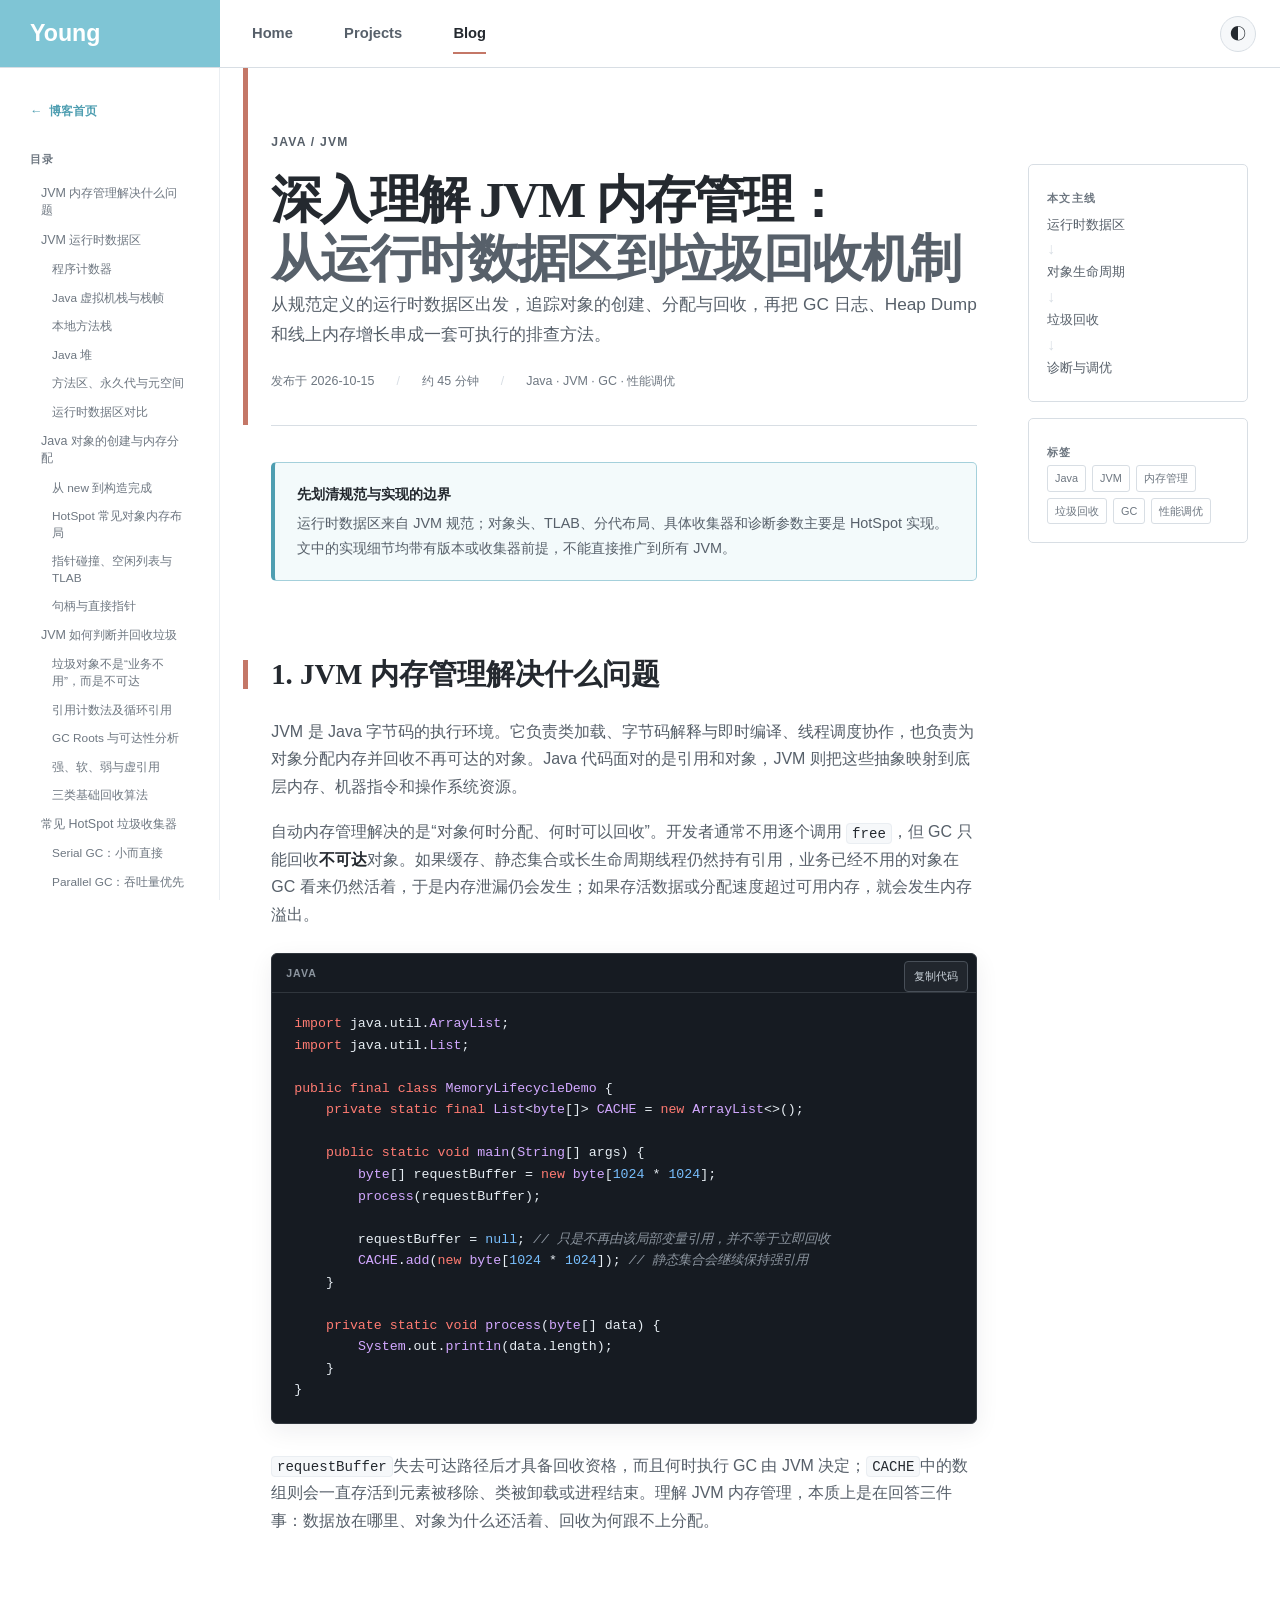
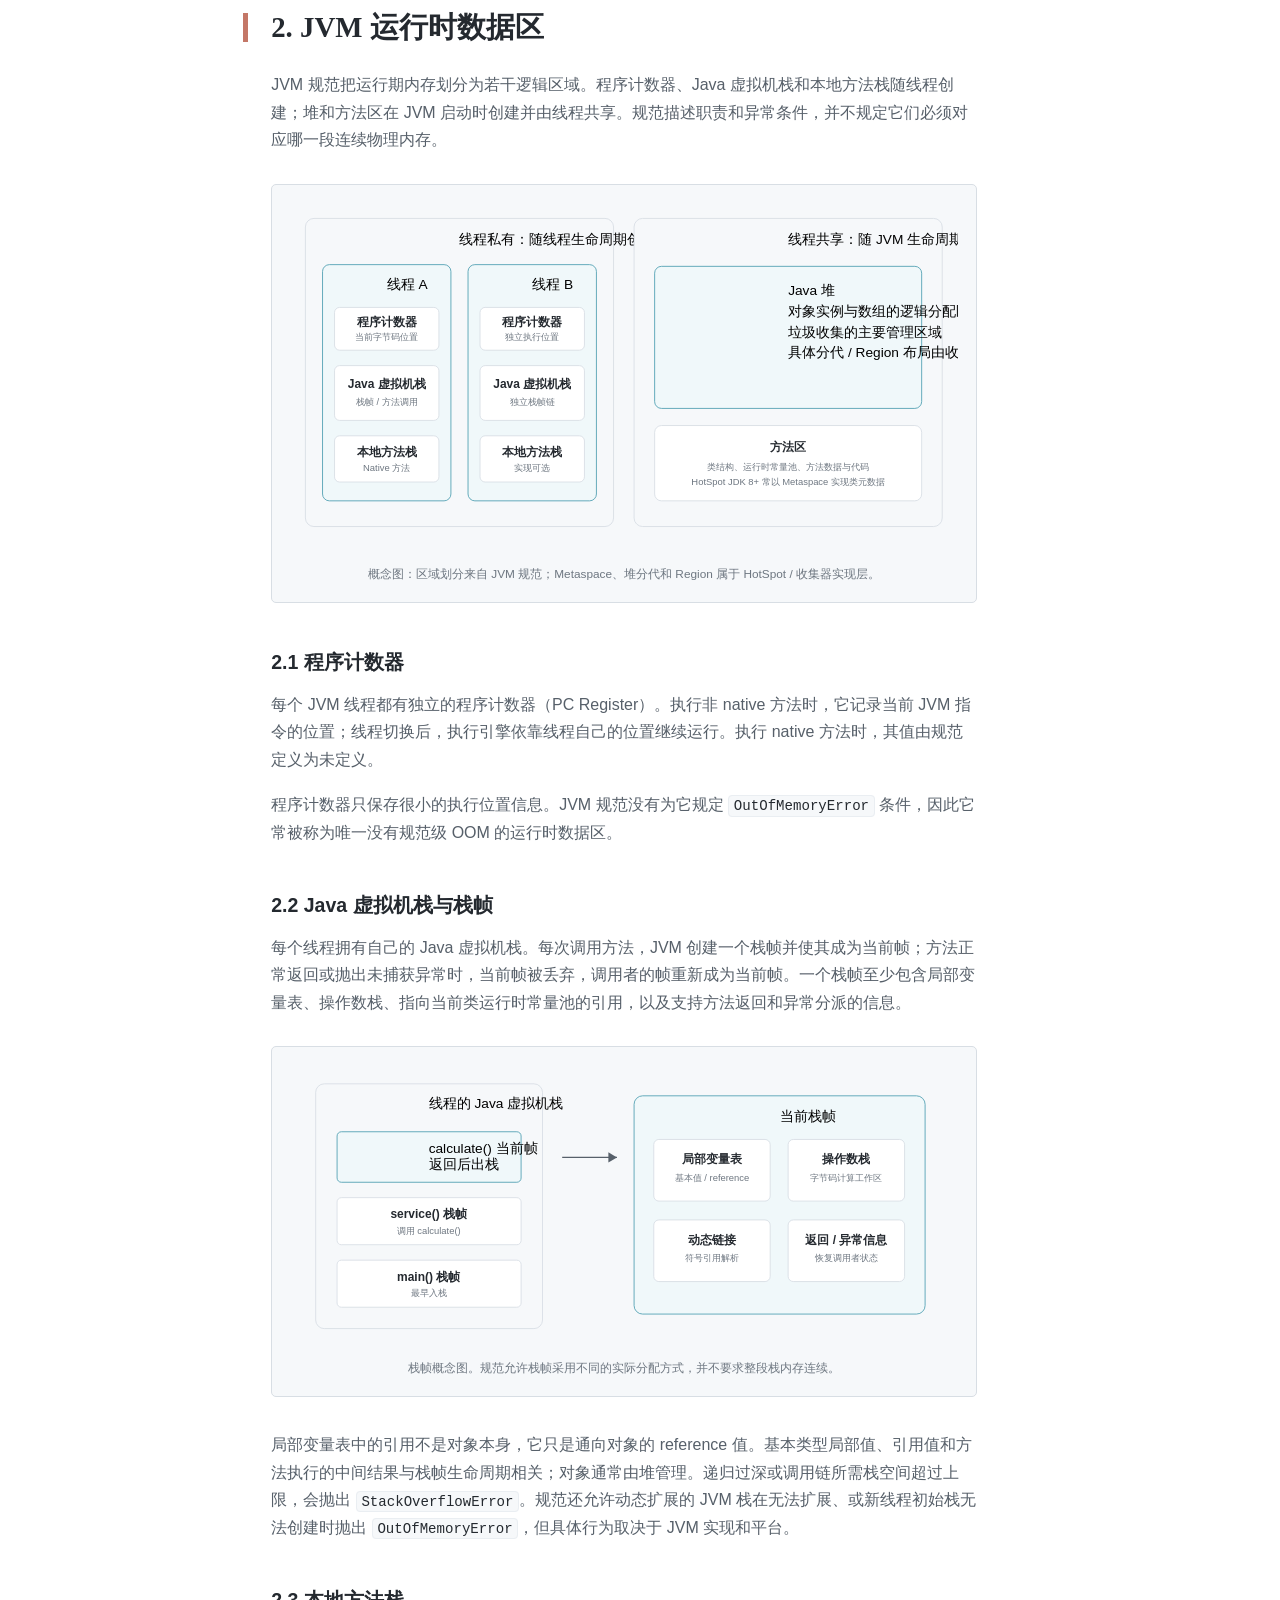
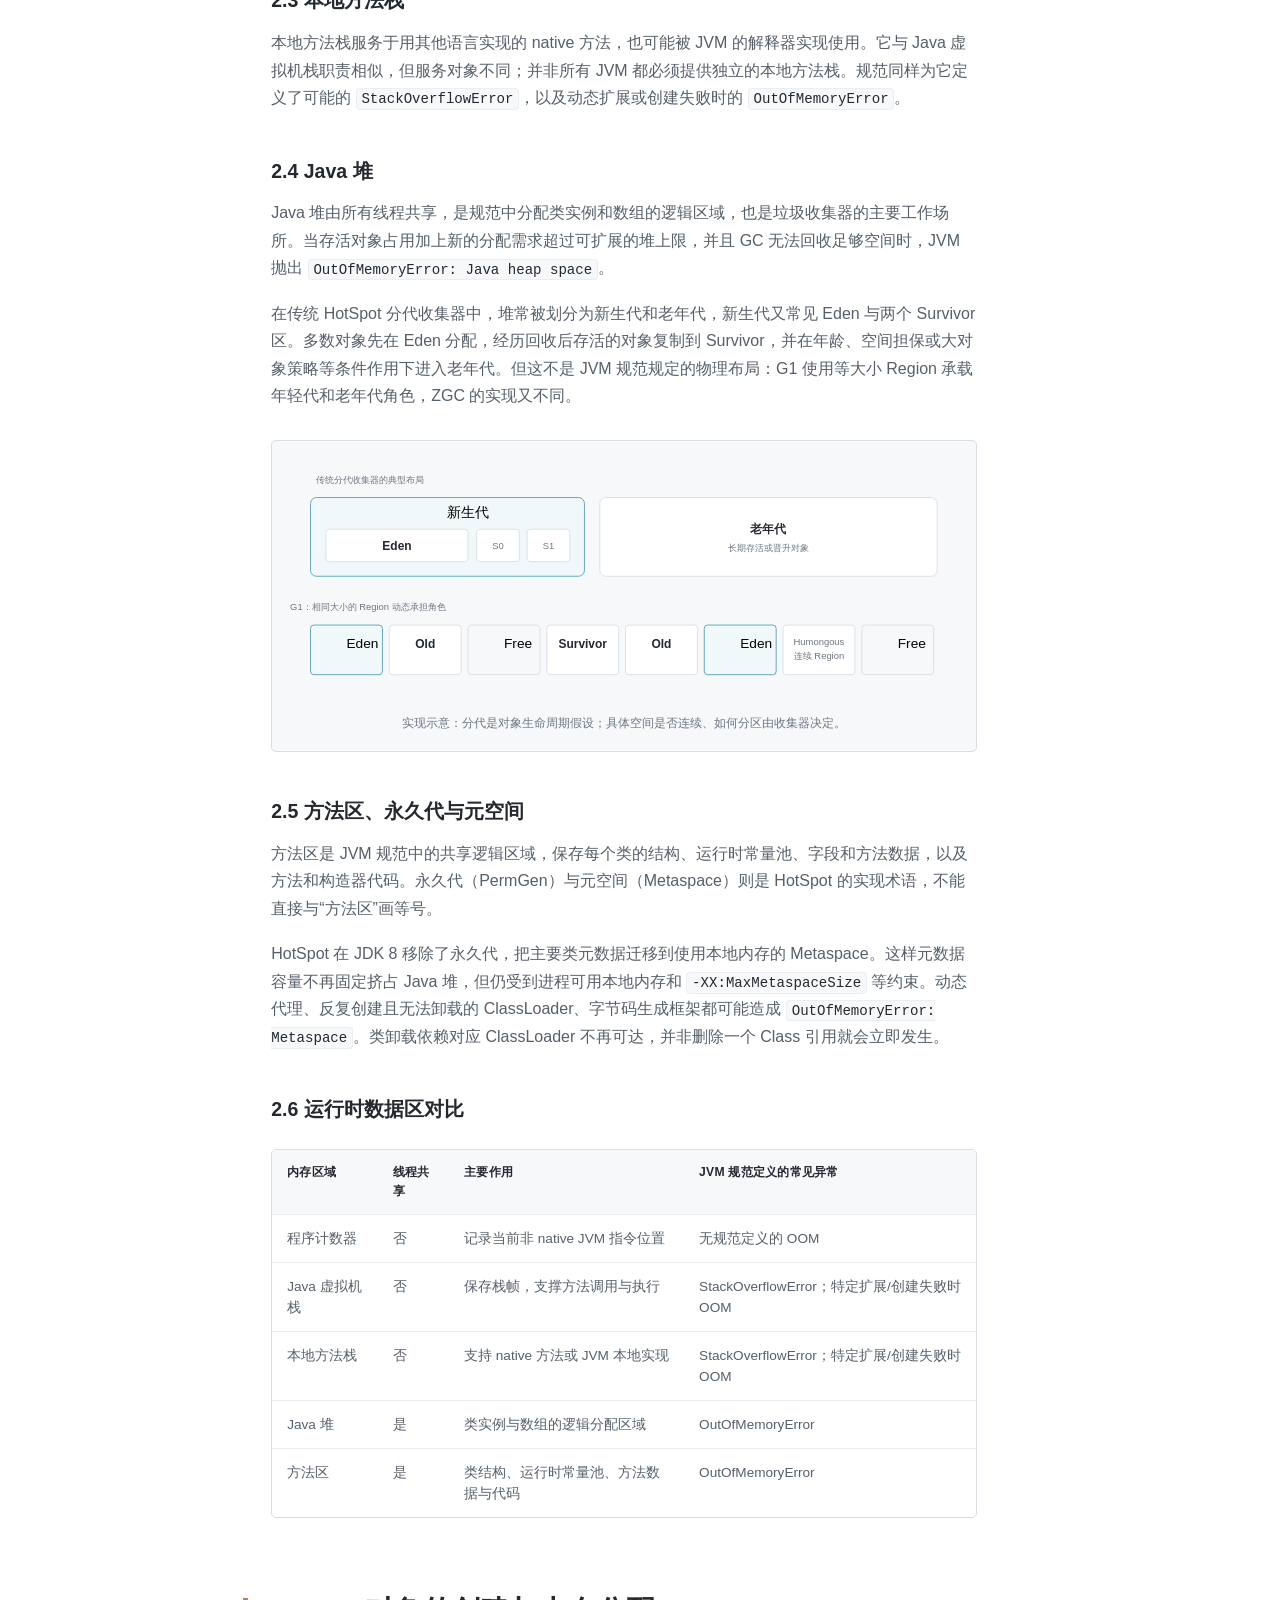
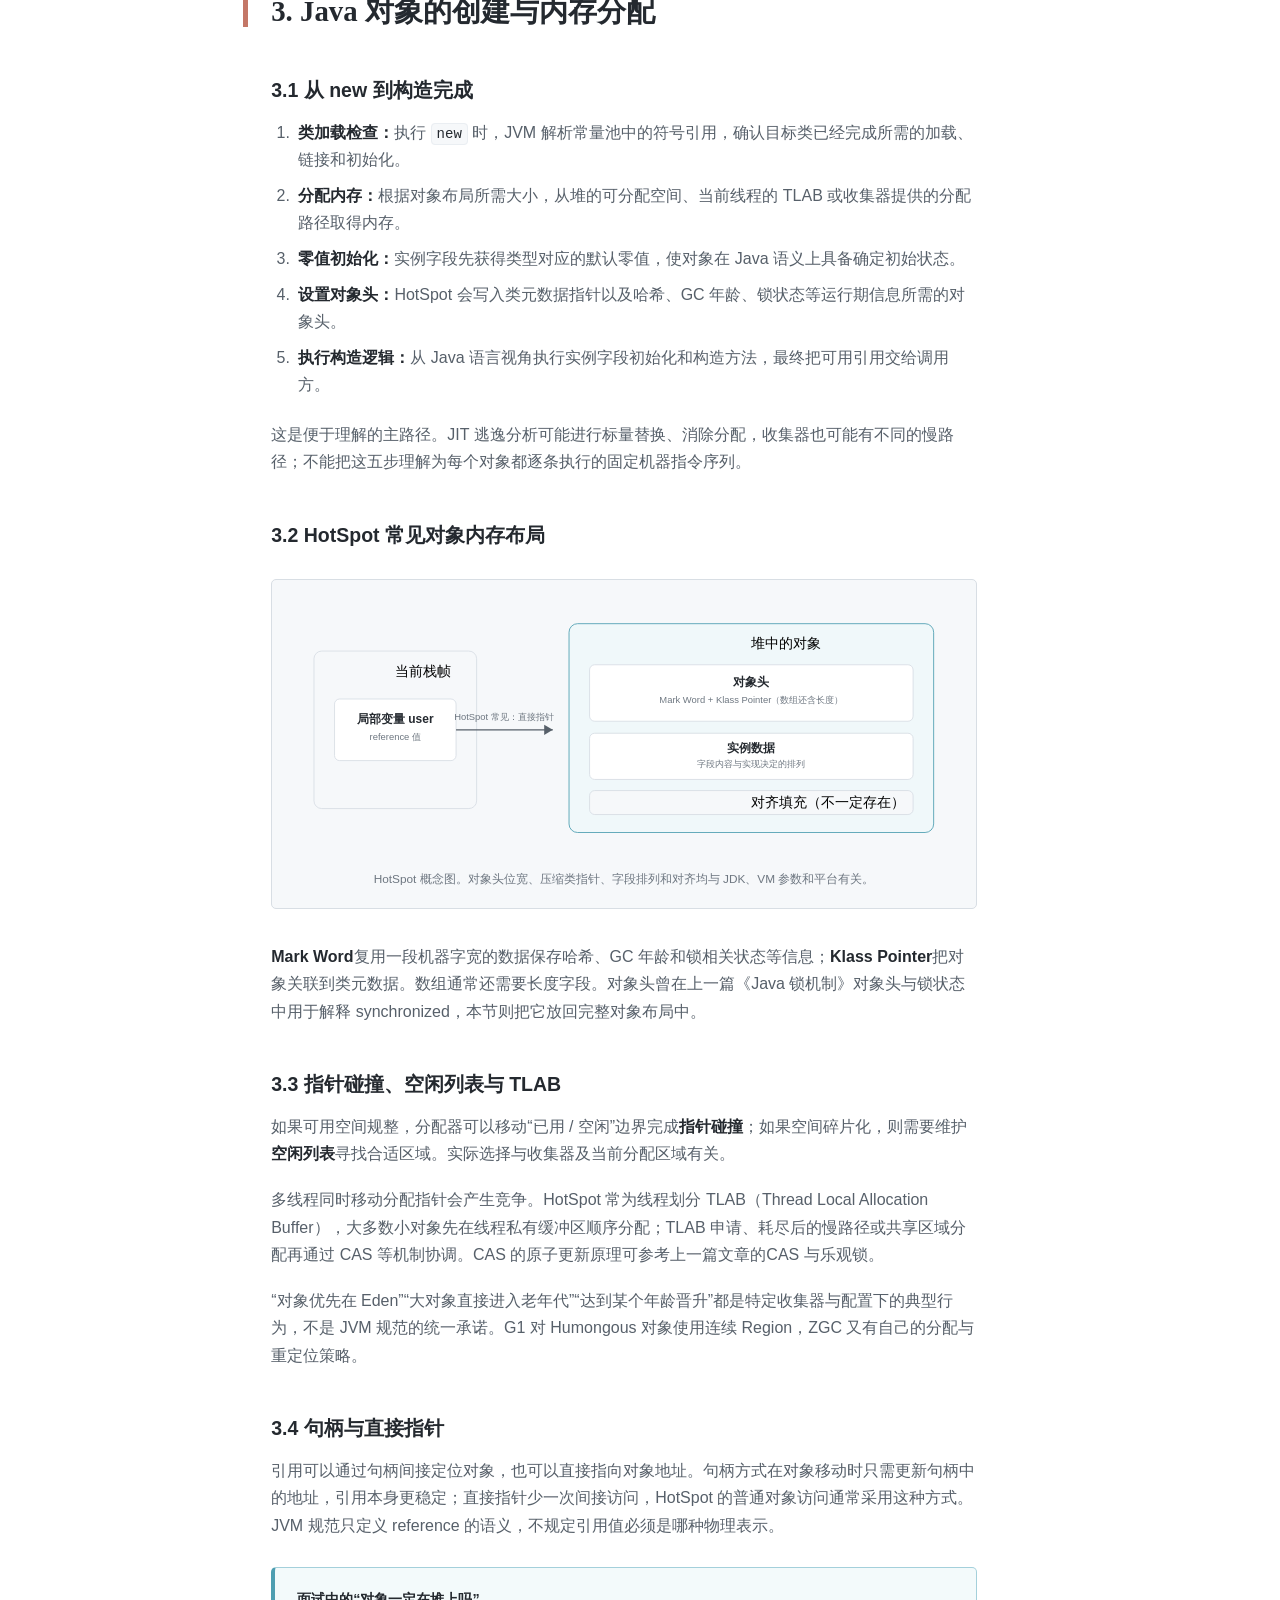
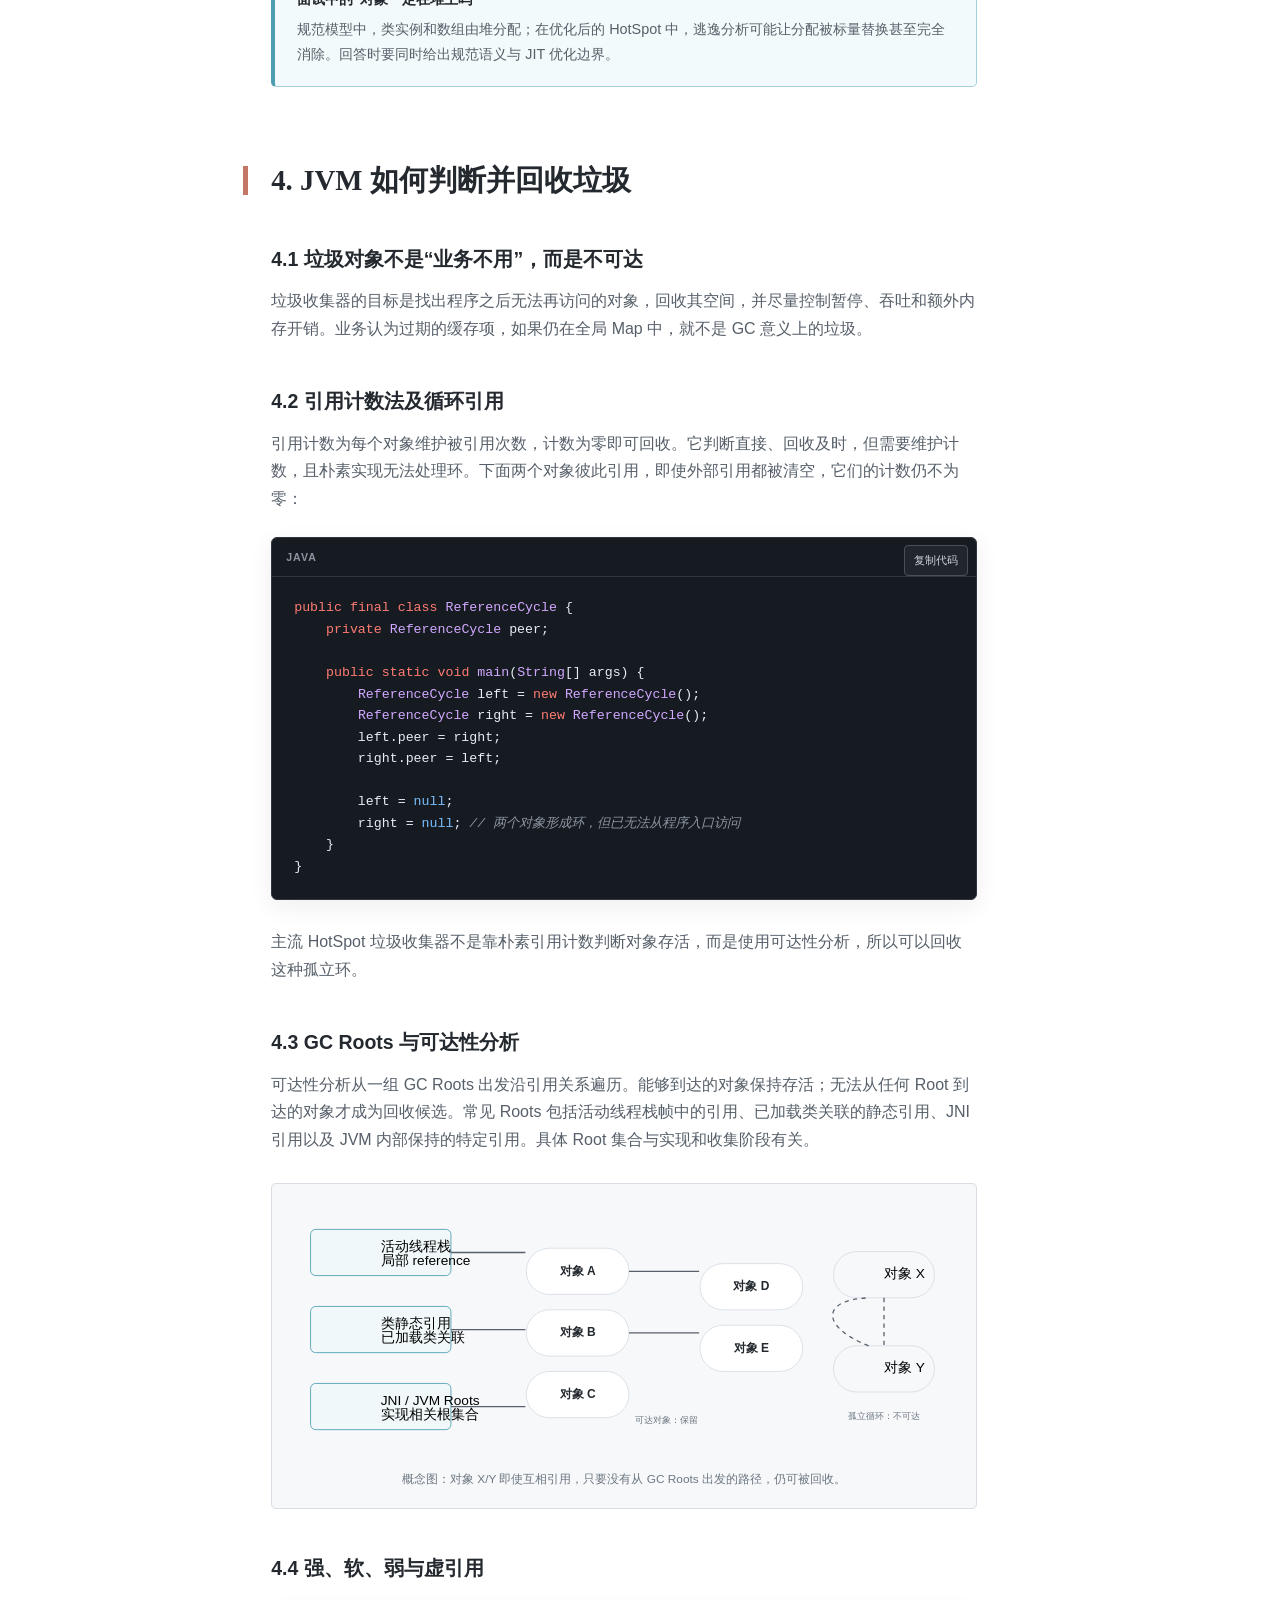
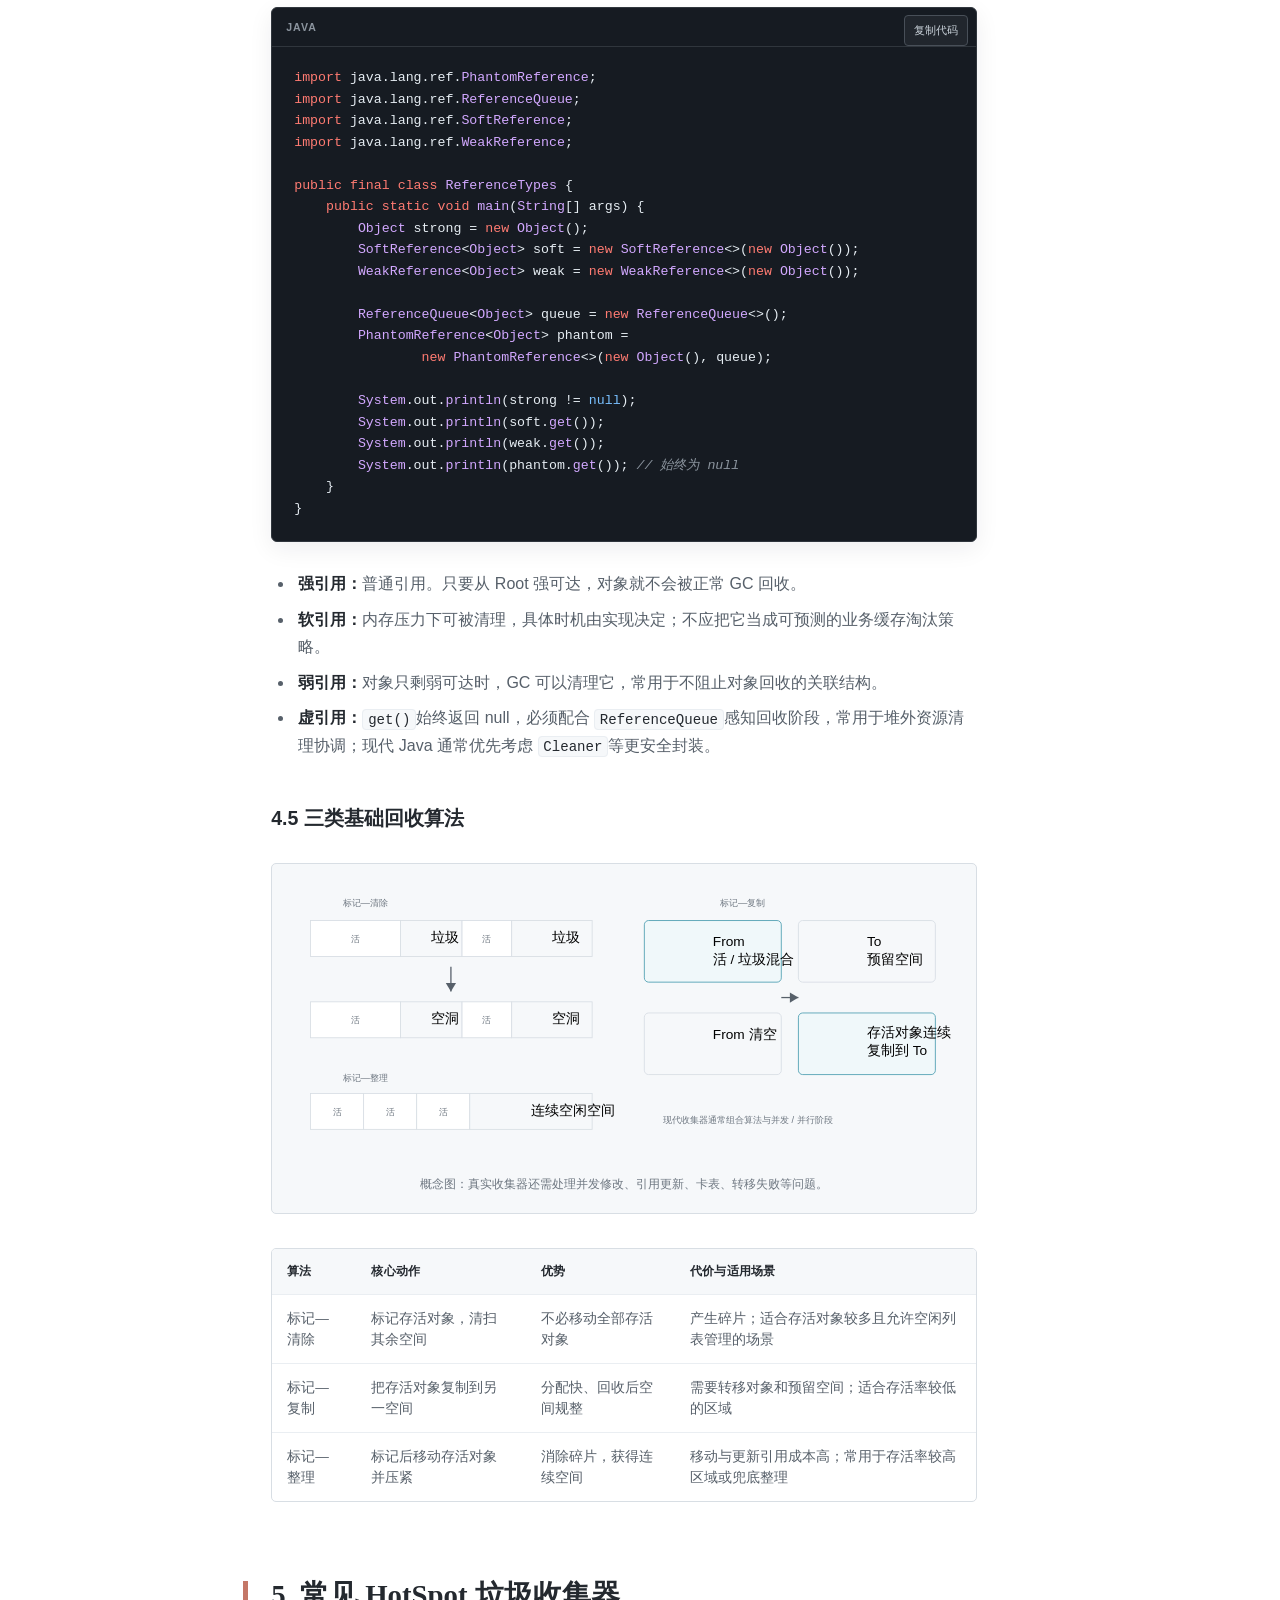
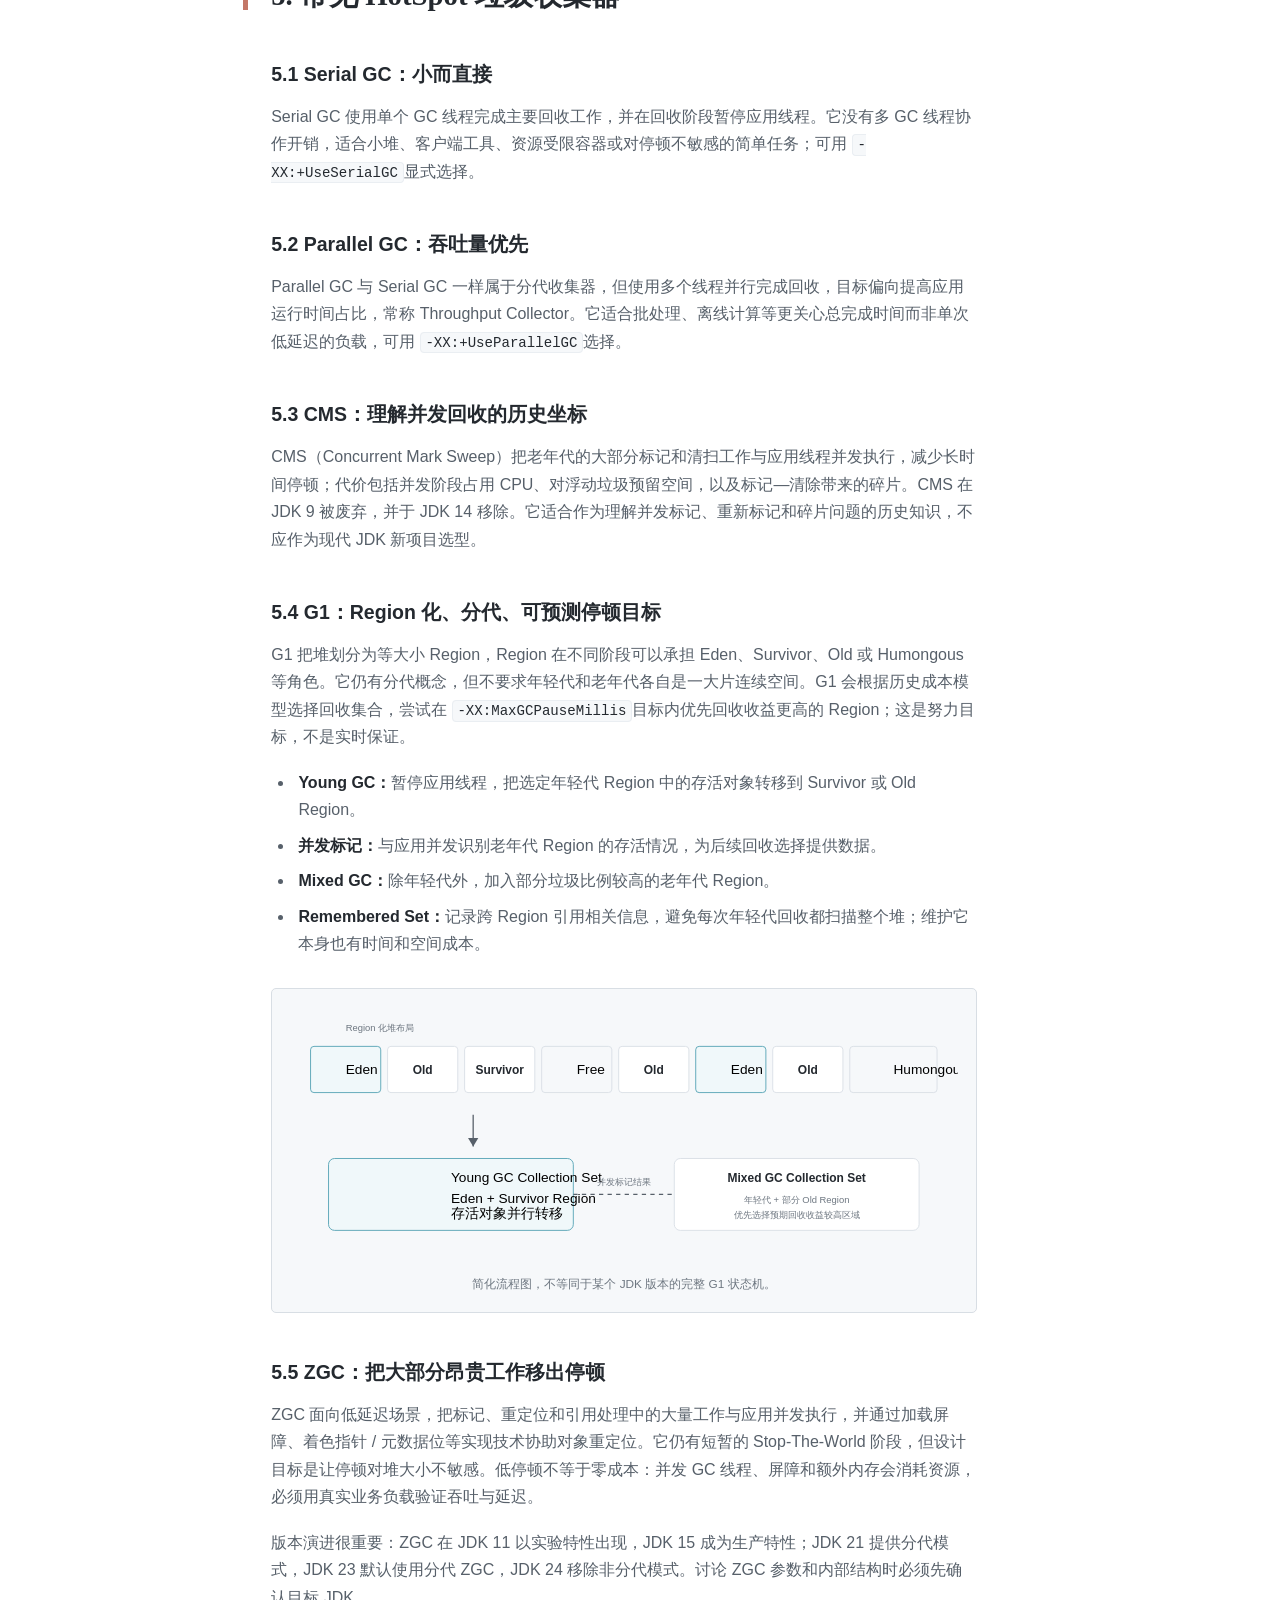
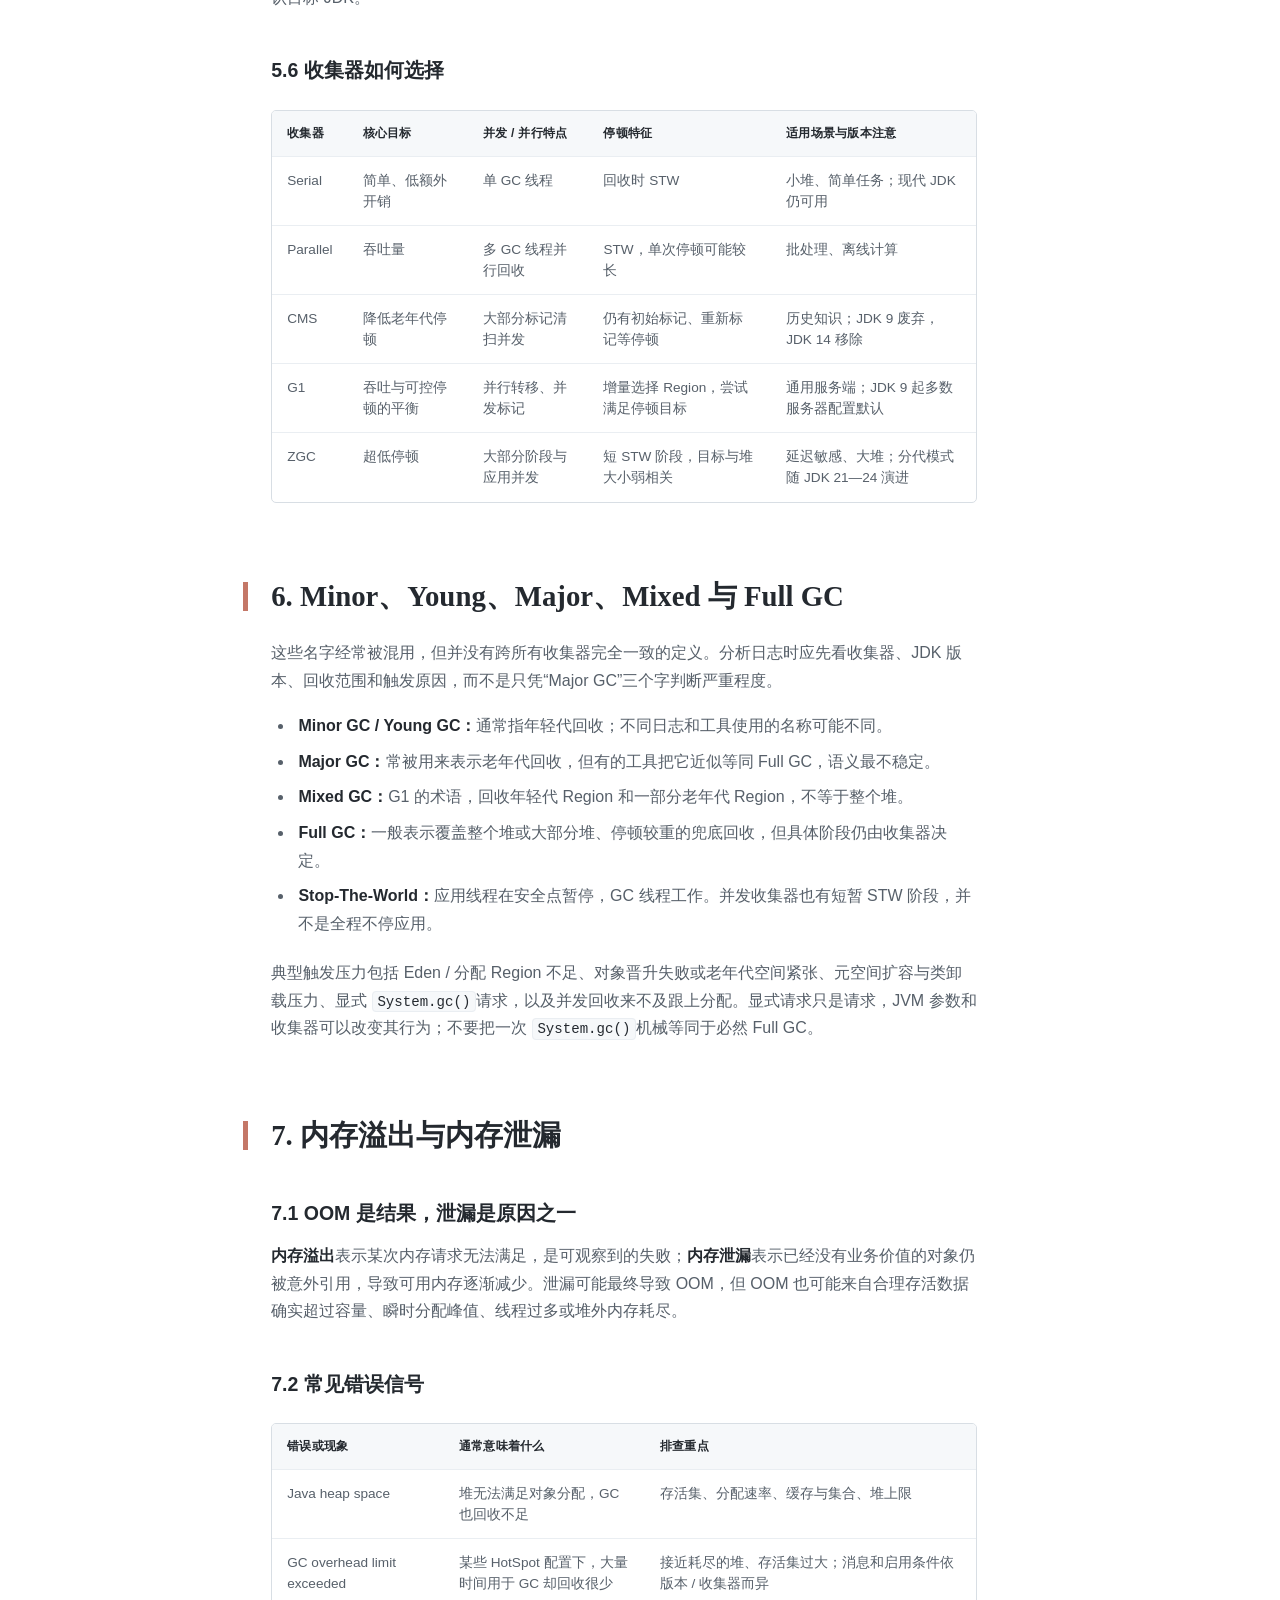
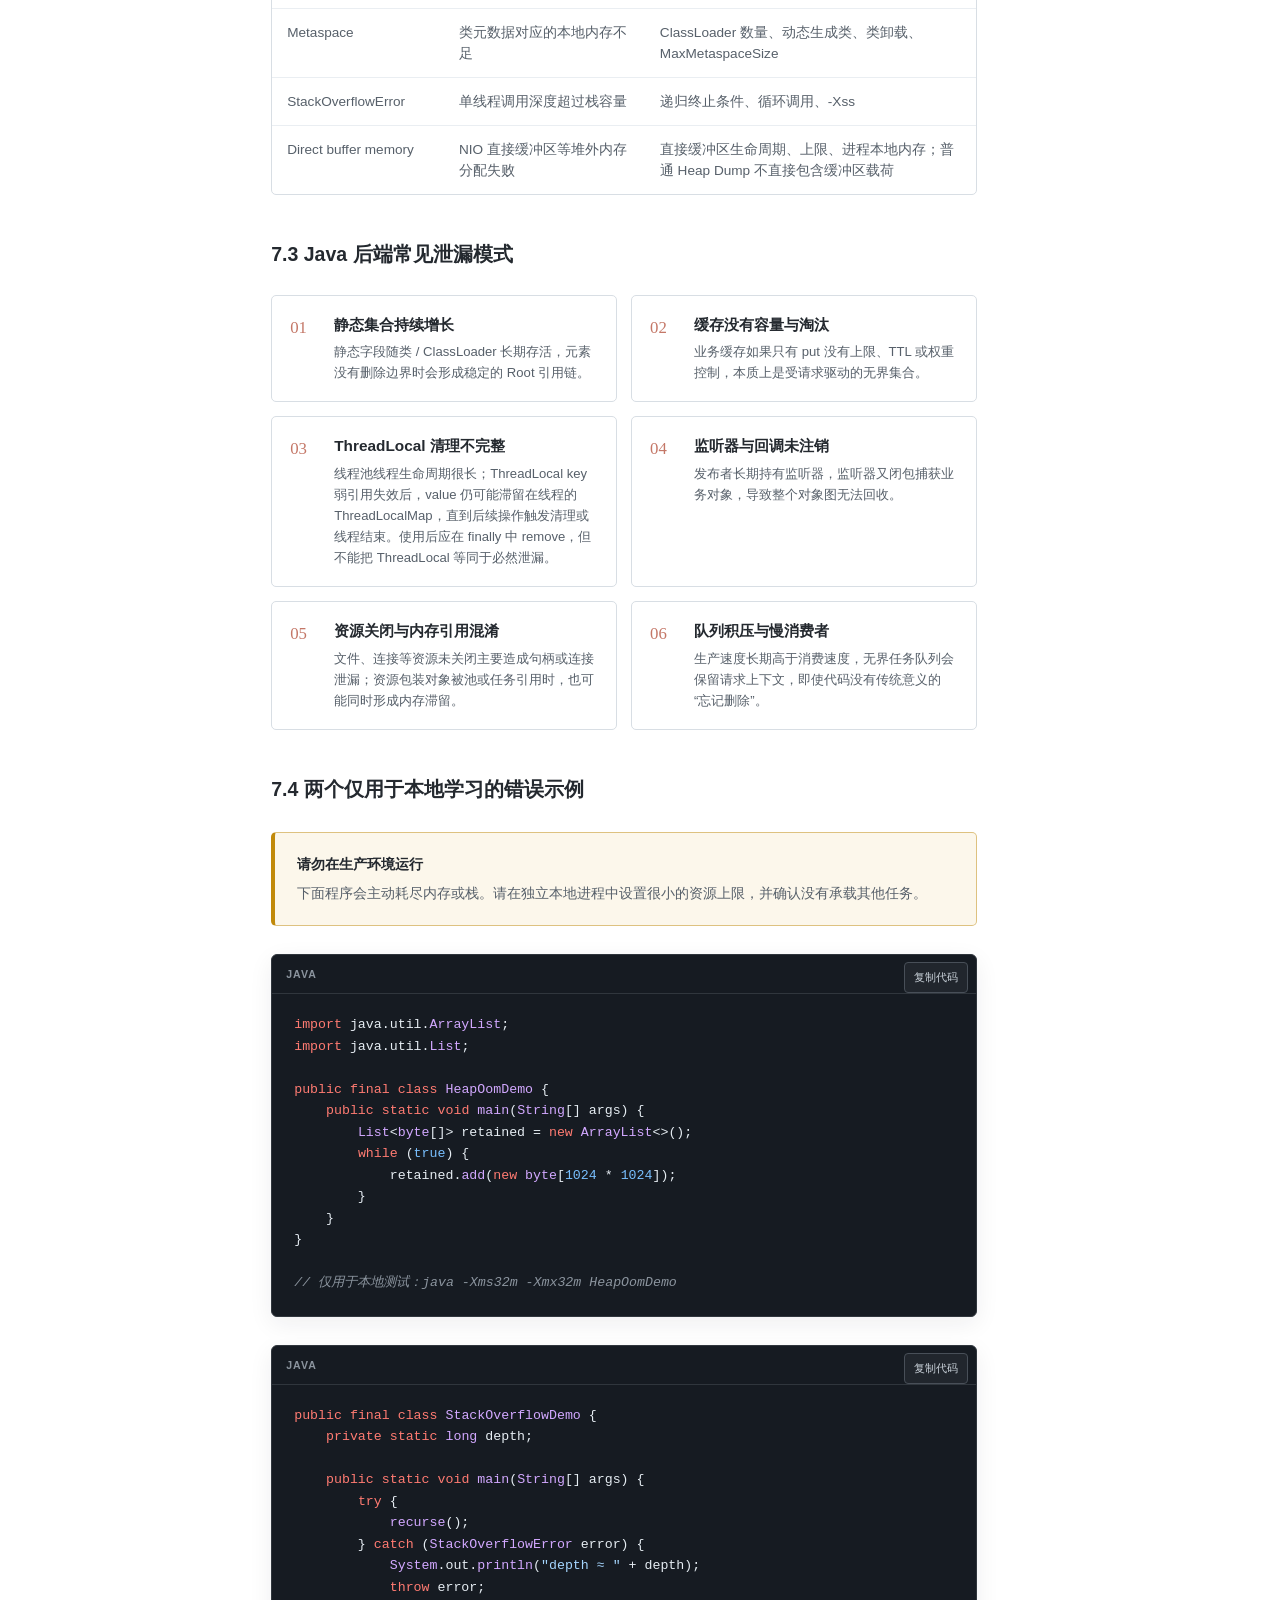
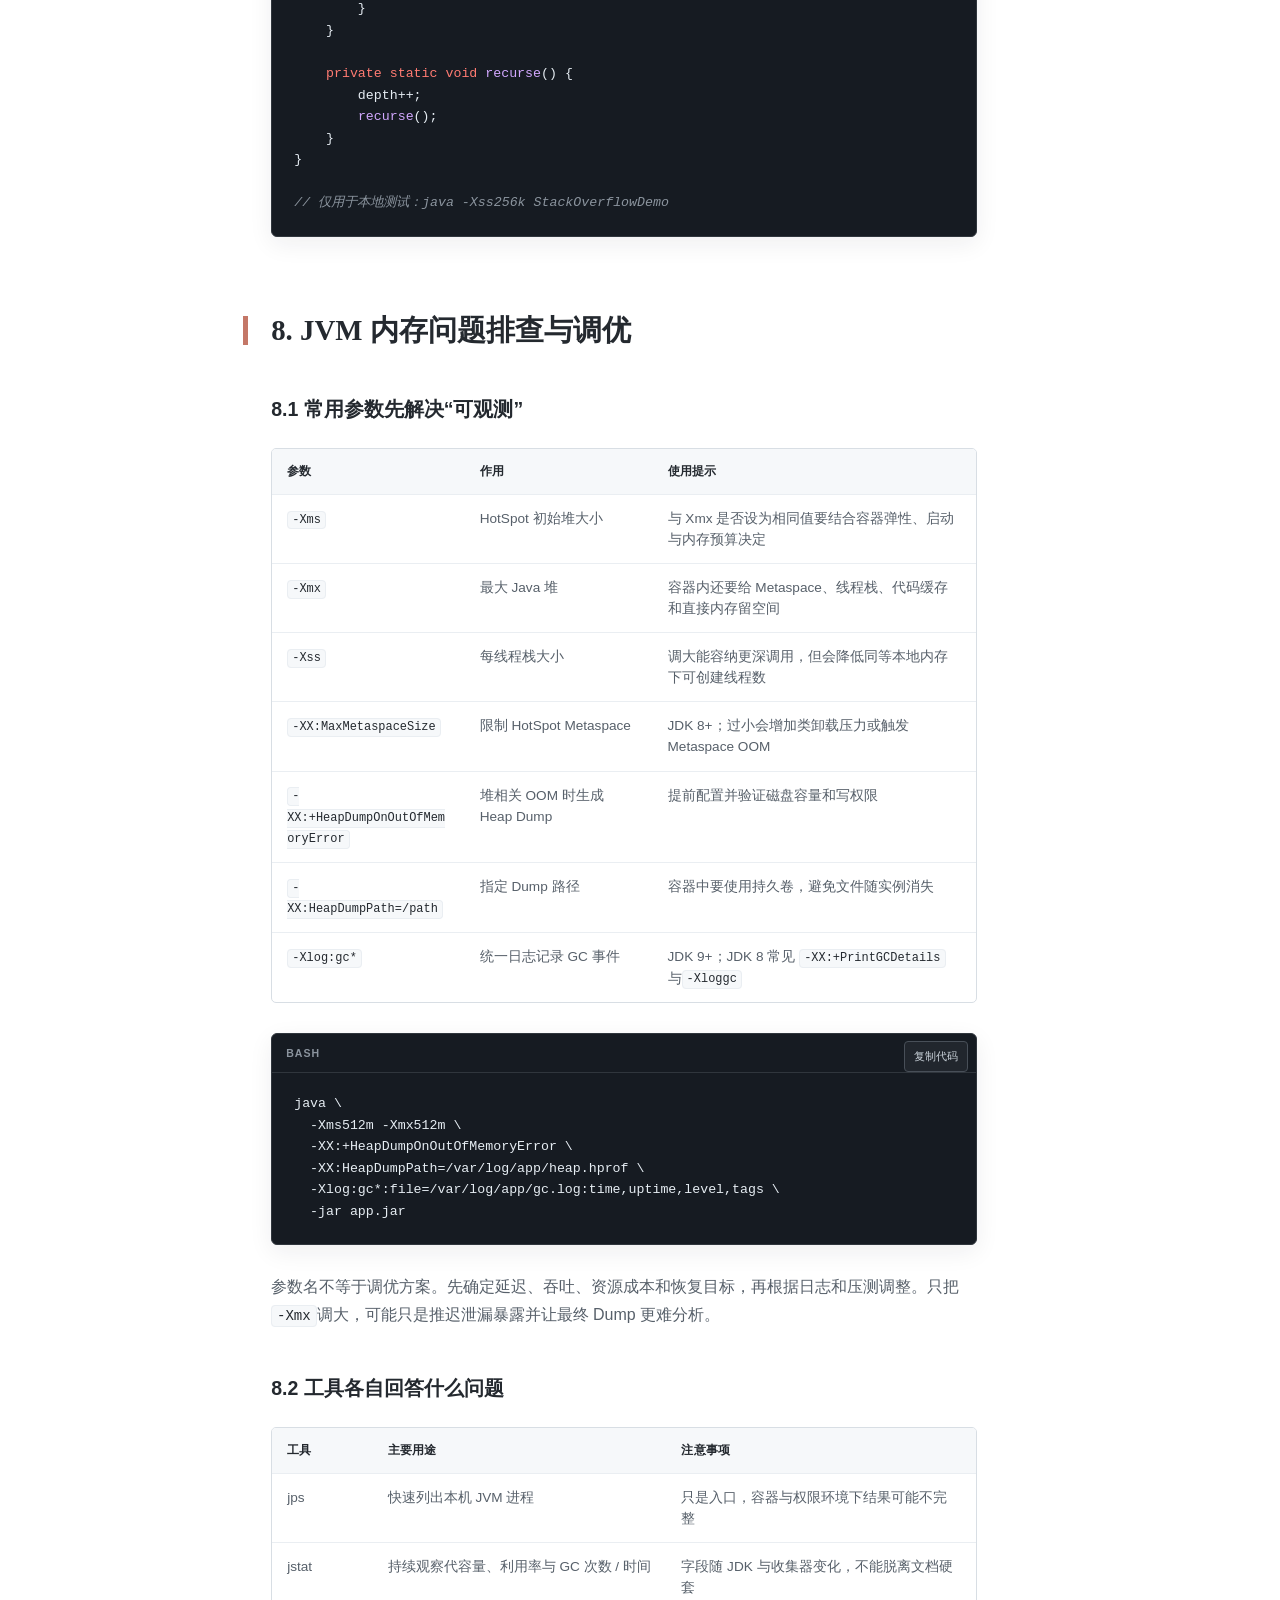
<file: blog/jvm-memory-management.html>
<!DOCTYPE html>
<html lang="zh-CN" data-theme="auto">
<head>
    <meta charset="UTF-8">
    <meta name="viewport" content="width=device-width, initial-scale=1.0">
    <meta name="description" content="深入理解 JVM 内存管理：从运行时数据区、对象创建与内存分配，到垃圾收集器、GC 调优和 OOM 排查。">
    <meta name="theme-color" content="#7fc5d5">
    <title>深入理解 JVM 内存管理：从运行时数据区到垃圾回收机制 · Young</title>
    <link rel="stylesheet" href="blog.css?v=20261015">
    <script src="blog.js?v=20261015-2" defer></script>
</head>
<body>
    <div class="reading-progress" aria-hidden="true"><span></span></div>

    <header class="site-header">
        <a class="brand" href="/index.html">Young</a>
        <nav aria-label="博客导航">
            <a href="/index.html#about">Home</a>
            <a href="/index.html#projects">Projects</a>
            <a href="/blog/index.html" aria-current="page">Blog</a>
        </nav>
        <button class="theme-toggle" type="button" aria-label="切换深色模式" title="切换深色模式">
            <span class="theme-icon" aria-hidden="true">◐</span>
        </button>
    </header>

    <div class="article-shell">
        <aside class="toc-panel" aria-label="文章目录">
            <a class="toc-back" href="/blog/index.html"><span aria-hidden="true">←</span> 博客首页</a>
            <p class="toc-title">目录</p>
            <nav id="toc"></nav>
        </aside>

        <main class="article-main">
            <header class="article-header">
                <p class="article-kicker">Java / JVM</p>
                <h1>深入理解 JVM 内存管理：<br><span>从运行时数据区到垃圾回收机制</span></h1>
                <p class="article-lead">从规范定义的运行时数据区出发，追踪对象的创建、分配与回收，再把 GC 日志、Heap Dump 和线上内存增长串成一套可执行的排查方法。</p>
                <div class="article-meta">
                    <span>发布于 2026-10-15</span>
                    <span>约 45 分钟</span>
                    <span>Java · JVM · GC · 性能调优</span>
                </div>
            </header>

            <article>
                <div class="article-note article-note--scope">
                    <strong>先划清规范与实现的边界</strong>
                    <p>运行时数据区来自 JVM 规范；对象头、TLAB、分代布局、具体收集器和诊断参数主要是 HotSpot 实现。文中的实现细节均带有版本或收集器前提，不能直接推广到所有 JVM。</p>
                </div>

                <section id="overview">
                    <h2>1. JVM 内存管理解决什么问题</h2>
                    <p>JVM 是 Java 字节码的执行环境。它负责类加载、字节码解释与即时编译、线程调度协作，也负责为对象分配内存并回收不再可达的对象。Java 代码面对的是引用和对象，JVM 则把这些抽象映射到底层内存、机器指令和操作系统资源。</p>
                    <p>自动内存管理解决的是“对象何时分配、何时可以回收”。开发者通常不用逐个调用 <code>free</code>，但 GC 只能回收<strong>不可达</strong>对象。如果缓存、静态集合或长生命周期线程仍然持有引用，业务已经不用的对象在 GC 看来仍然活着，于是内存泄漏仍会发生；如果存活数据或分配速度超过可用内存，就会发生内存溢出。</p>

                    <div class="code-block" data-language="java">
                        <pre><code>import java.util.ArrayList;
import java.util.List;

public final class MemoryLifecycleDemo {
    private static final List&lt;byte[]&gt; CACHE = new ArrayList&lt;&gt;();

    public static void main(String[] args) {
        byte[] requestBuffer = new byte[1024 * 1024];
        process(requestBuffer);

        requestBuffer = null; // 只是不再由该局部变量引用，并不等于立即回收
        CACHE.add(new byte[1024 * 1024]); // 静态集合会继续保持强引用
    }

    private static void process(byte[] data) {
        System.out.println(data.length);
    }
}</code></pre>
                    </div>
                    <p><code>requestBuffer</code>失去可达路径后才具备回收资格，而且何时执行 GC 由 JVM 决定；<code>CACHE</code>中的数组则会一直存活到元素被移除、类被卸载或进程结束。理解 JVM 内存管理，本质上是在回答三件事：数据放在哪里、对象为什么还活着、回收为何跟不上分配。</p>
                </section>

                <section id="runtime-data-areas">
                    <h2>2. JVM 运行时数据区</h2>
                    <p>JVM 规范把运行期内存划分为若干逻辑区域。程序计数器、Java 虚拟机栈和本地方法栈随线程创建；堆和方法区在 JVM 启动时创建并由线程共享。规范描述职责和异常条件，并不规定它们必须对应哪一段连续物理内存。</p>

                    <figure class="tech-figure">
                        <svg viewBox="0 0 780 410" role="img" aria-labelledby="runtime-title runtime-desc">
                            <title id="runtime-title">JVM 运行时数据区示意图</title>
                            <desc id="runtime-desc">左侧为两个线程各自私有的程序计数器、Java 虚拟机栈和本地方法栈，右侧为线程共享的 Java 堆和方法区。</desc>
                            <g class="svg-card--muted"><rect x="18" y="18" width="360" height="360" rx="10"/><text x="198" y="48">线程私有：随线程生命周期创建与销毁</text></g>
                            <g class="svg-card--accent"><rect x="38" y="72" width="150" height="276" rx="8"/><text x="113" y="100">线程 A</text></g>
                            <g class="svg-card"><rect x="52" y="122" width="122" height="50" rx="6"/><text x="113" y="144">程序计数器</text><text class="svg-small" x="113" y="160">当前字节码位置</text></g>
                            <g class="svg-card"><rect x="52" y="190" width="122" height="64" rx="6"/><text x="113" y="216">Java 虚拟机栈</text><text class="svg-small" x="113" y="236">栈帧 / 方法调用</text></g>
                            <g class="svg-card"><rect x="52" y="272" width="122" height="54" rx="6"/><text x="113" y="296">本地方法栈</text><text class="svg-small" x="113" y="313">Native 方法</text></g>
                            <g class="svg-card--accent"><rect x="208" y="72" width="150" height="276" rx="8"/><text x="283" y="100">线程 B</text></g>
                            <g class="svg-card"><rect x="222" y="122" width="122" height="50" rx="6"/><text x="283" y="144">程序计数器</text><text class="svg-small" x="283" y="160">独立执行位置</text></g>
                            <g class="svg-card"><rect x="222" y="190" width="122" height="64" rx="6"/><text x="283" y="216">Java 虚拟机栈</text><text class="svg-small" x="283" y="236">独立栈帧链</text></g>
                            <g class="svg-card"><rect x="222" y="272" width="122" height="54" rx="6"/><text x="283" y="296">本地方法栈</text><text class="svg-small" x="283" y="313">实现可选</text></g>
                            <g class="svg-card--muted"><rect x="402" y="18" width="360" height="360" rx="10"/><text x="582" y="48">线程共享：随 JVM 生命周期存在</text></g>
                            <g class="svg-card--accent"><rect x="426" y="74" width="312" height="166" rx="8"/><text x="582" y="108">Java 堆</text><text class="svg-small" x="582" y="132">对象实例与数组的逻辑分配区域</text><text class="svg-small" x="582" y="156">垃圾收集的主要管理区域</text><text class="svg-small" x="582" y="180">具体分代 / Region 布局由收集器决定</text></g>
                            <g class="svg-card"><rect x="426" y="260" width="312" height="88" rx="8"/><text x="582" y="290">方法区</text><text class="svg-small" x="582" y="312">类结构、运行时常量池、方法数据与代码</text><text class="svg-small" x="582" y="330">HotSpot JDK 8+ 常以 Metaspace 实现类元数据</text></g>
                        </svg>
                        <figcaption>概念图：区域划分来自 JVM 规范；Metaspace、堆分代和 Region 属于 HotSpot / 收集器实现层。</figcaption>
                    </figure>

                    <h3 id="program-counter">2.1 程序计数器</h3>
                    <p>每个 JVM 线程都有独立的程序计数器（PC Register）。执行非 native 方法时，它记录当前 JVM 指令的位置；线程切换后，执行引擎依靠线程自己的位置继续运行。执行 native 方法时，其值由规范定义为未定义。</p>
                    <p>程序计数器只保存很小的执行位置信息。JVM 规范没有为它规定 <code>OutOfMemoryError</code> 条件，因此它常被称为唯一没有规范级 OOM 的运行时数据区。</p>

                    <h3 id="jvm-stack">2.2 Java 虚拟机栈与栈帧</h3>
                    <p>每个线程拥有自己的 Java 虚拟机栈。每次调用方法，JVM 创建一个栈帧并使其成为当前帧；方法正常返回或抛出未捕获异常时，当前帧被丢弃，调用者的帧重新成为当前帧。一个栈帧至少包含局部变量表、操作数栈、指向当前类运行时常量池的引用，以及支持方法返回和异常分派的信息。</p>

                    <figure class="tech-figure">
                        <svg viewBox="0 0 780 330" role="img" aria-labelledby="frame-title frame-desc">
                            <title id="frame-title">方法调用与栈帧结构</title>
                            <desc id="frame-desc">线程栈内从 main 到 service 再到 calculate 依次压入栈帧，并展示当前栈帧的局部变量表、操作数栈和动态链接。</desc>
                            <g class="svg-card--muted"><rect x="30" y="22" width="265" height="286" rx="10"/><text x="162" y="50">线程的 Java 虚拟机栈</text></g>
                            <g class="svg-card"><rect x="55" y="228" width="215" height="55" rx="5"/><text x="162" y="252">main() 栈帧</text><text class="svg-small" x="162" y="270">最早入栈</text></g>
                            <g class="svg-card"><rect x="55" y="155" width="215" height="55" rx="5"/><text x="162" y="179">service() 栈帧</text><text class="svg-small" x="162" y="197">调用 calculate()</text></g>
                            <g class="svg-card--accent"><rect x="55" y="78" width="215" height="59" rx="5"/><text x="162" y="103">calculate() 当前帧</text><text class="svg-small" x="162" y="121">返回后出栈</text></g>
                            <path class="svg-line" d="M318 108 H382"/><polygon class="svg-arrow-fill" points="382,108 372,102 372,114"/>
                            <g class="svg-card--accent"><rect x="402" y="36" width="340" height="255" rx="10"/><text x="572" y="65">当前栈帧</text></g>
                            <g class="svg-card"><rect x="425" y="87" width="136" height="72" rx="6"/><text x="493" y="115">局部变量表</text><text class="svg-small" x="493" y="135">基本值 / reference</text></g>
                            <g class="svg-card"><rect x="582" y="87" width="136" height="72" rx="6"/><text x="650" y="115">操作数栈</text><text class="svg-small" x="650" y="135">字节码计算工作区</text></g>
                            <g class="svg-card"><rect x="425" y="181" width="136" height="72" rx="6"/><text x="493" y="209">动态链接</text><text class="svg-small" x="493" y="229">符号引用解析</text></g>
                            <g class="svg-card"><rect x="582" y="181" width="136" height="72" rx="6"/><text x="650" y="209">返回 / 异常信息</text><text class="svg-small" x="650" y="229">恢复调用者状态</text></g>
                        </svg>
                        <figcaption>栈帧概念图。规范允许栈帧采用不同的实际分配方式，并不要求整段栈内存连续。</figcaption>
                    </figure>

                    <p>局部变量表中的引用不是对象本身，它只是通向对象的 reference 值。基本类型局部值、引用值和方法执行的中间结果与栈帧生命周期相关；对象通常由堆管理。递归过深或调用链所需栈空间超过上限，会抛出 <code>StackOverflowError</code>。规范还允许动态扩展的 JVM 栈在无法扩展、或新线程初始栈无法创建时抛出 <code>OutOfMemoryError</code>，但具体行为取决于 JVM 实现和平台。</p>

                    <h3 id="native-method-stack">2.3 本地方法栈</h3>
                    <p>本地方法栈服务于用其他语言实现的 native 方法，也可能被 JVM 的解释器实现使用。它与 Java 虚拟机栈职责相似，但服务对象不同；并非所有 JVM 都必须提供独立的本地方法栈。规范同样为它定义了可能的 <code>StackOverflowError</code>，以及动态扩展或创建失败时的 <code>OutOfMemoryError</code>。</p>

                    <h3 id="heap">2.4 Java 堆</h3>
                    <p>Java 堆由所有线程共享，是规范中分配类实例和数组的逻辑区域，也是垃圾收集器的主要工作场所。当存活对象占用加上新的分配需求超过可扩展的堆上限，并且 GC 无法回收足够空间时，JVM 抛出 <code>OutOfMemoryError: Java heap space</code>。</p>
                    <p>在传统 HotSpot 分代收集器中，堆常被划分为新生代和老年代，新生代又常见 Eden 与两个 Survivor 区。多数对象先在 Eden 分配，经历回收后存活的对象复制到 Survivor，并在年龄、空间担保或大对象策略等条件作用下进入老年代。但这不是 JVM 规范规定的物理布局：G1 使用等大小 Region 承载年轻代和老年代角色，ZGC 的实现又不同。</p>

                    <figure class="tech-figure">
                        <svg viewBox="0 0 780 285" role="img" aria-labelledby="heap-title heap-desc">
                            <title id="heap-title">典型分代堆与 G1 Region 对比</title>
                            <desc id="heap-desc">上半部分为传统的 Eden、Survivor 和老年代连续逻辑分区，下半部分为 G1 中不同角色的 Region。</desc>
                            <text class="svg-label" x="93" y="28">传统分代收集器的典型布局</text>
                            <g class="svg-card--accent"><rect x="24" y="45" width="320" height="92" rx="7"/><text x="184" y="68">新生代</text></g>
                            <g class="svg-card"><rect x="42" y="82" width="166" height="38" rx="4"/><text x="125" y="106">Eden</text></g>
                            <g class="svg-card"><rect x="218" y="82" width="50" height="38" rx="4"/><text class="svg-small" x="243" y="105">S0</text></g>
                            <g class="svg-card"><rect x="277" y="82" width="50" height="38" rx="4"/><text class="svg-small" x="302" y="105">S1</text></g>
                            <g class="svg-card"><rect x="362" y="45" width="394" height="92" rx="7"/><text x="559" y="86">老年代</text><text class="svg-small" x="559" y="107">长期存活或晋升对象</text></g>
                            <text class="svg-label" x="91" y="177">G1：相同大小的 Region 动态承担角色</text>
                            <g class="svg-card--accent"><rect x="24" y="194" width="84" height="58" rx="4"/><text x="66" y="221">Eden</text></g>
                            <g class="svg-card"><rect x="116" y="194" width="84" height="58" rx="4"/><text x="158" y="221">Old</text></g>
                            <g class="svg-card--muted"><rect x="208" y="194" width="84" height="58" rx="4"/><text x="250" y="221">Free</text></g>
                            <g class="svg-card"><rect x="300" y="194" width="84" height="58" rx="4"/><text x="342" y="221">Survivor</text></g>
                            <g class="svg-card"><rect x="392" y="194" width="84" height="58" rx="4"/><text x="434" y="221">Old</text></g>
                            <g class="svg-card--accent"><rect x="484" y="194" width="84" height="58" rx="4"/><text x="526" y="221">Eden</text></g>
                            <g class="svg-card"><rect x="576" y="194" width="84" height="58" rx="4"/><text class="svg-small" x="618" y="217">Humongous</text><text class="svg-small" x="618" y="234">连续 Region</text></g>
                            <g class="svg-card--muted"><rect x="668" y="194" width="84" height="58" rx="4"/><text x="710" y="221">Free</text></g>
                        </svg>
                        <figcaption>实现示意：分代是对象生命周期假设；具体空间是否连续、如何分区由收集器决定。</figcaption>
                    </figure>

                    <h3 id="method-area">2.5 方法区、永久代与元空间</h3>
                    <p>方法区是 JVM 规范中的共享逻辑区域，保存每个类的结构、运行时常量池、字段和方法数据，以及方法和构造器代码。永久代（PermGen）与元空间（Metaspace）则是 HotSpot 的实现术语，不能直接与“方法区”画等号。</p>
                    <p>HotSpot 在 JDK 8 移除了永久代，把主要类元数据迁移到使用本地内存的 Metaspace。这样元数据容量不再固定挤占 Java 堆，但仍受到进程可用本地内存和 <code>-XX:MaxMetaspaceSize</code> 等约束。动态代理、反复创建且无法卸载的 ClassLoader、字节码生成框架都可能造成 <code>OutOfMemoryError: Metaspace</code>。类卸载依赖对应 ClassLoader 不再可达，并非删除一个 Class 引用就会立即发生。</p>

                    <h3 id="runtime-summary">2.6 运行时数据区对比</h3>
                    <div class="comparison-table-wrap">
                        <table class="comparison-table">
                            <thead><tr><th>内存区域</th><th>线程共享</th><th>主要作用</th><th>JVM 规范定义的常见异常</th></tr></thead>
                            <tbody>
                                <tr><td>程序计数器</td><td>否</td><td>记录当前非 native JVM 指令位置</td><td>无规范定义的 OOM</td></tr>
                                <tr><td>Java 虚拟机栈</td><td>否</td><td>保存栈帧，支撑方法调用与执行</td><td>StackOverflowError；特定扩展/创建失败时 OOM</td></tr>
                                <tr><td>本地方法栈</td><td>否</td><td>支持 native 方法或 JVM 本地实现</td><td>StackOverflowError；特定扩展/创建失败时 OOM</td></tr>
                                <tr><td>Java 堆</td><td>是</td><td>类实例与数组的逻辑分配区域</td><td>OutOfMemoryError</td></tr>
                                <tr><td>方法区</td><td>是</td><td>类结构、运行时常量池、方法数据与代码</td><td>OutOfMemoryError</td></tr>
                            </tbody>
                        </table>
                    </div>
                </section>

                <section id="object-lifecycle">
                    <h2>3. Java 对象的创建与内存分配</h2>
                    <h3 id="object-creation">3.1 从 new 到构造完成</h3>
                    <ol>
                        <li><strong>类加载检查：</strong>执行 <code>new</code> 时，JVM 解析常量池中的符号引用，确认目标类已经完成所需的加载、链接和初始化。</li>
                        <li><strong>分配内存：</strong>根据对象布局所需大小，从堆的可分配空间、当前线程的 TLAB 或收集器提供的分配路径取得内存。</li>
                        <li><strong>零值初始化：</strong>实例字段先获得类型对应的默认零值，使对象在 Java 语义上具备确定初始状态。</li>
                        <li><strong>设置对象头：</strong>HotSpot 会写入类元数据指针以及哈希、GC 年龄、锁状态等运行期信息所需的对象头。</li>
                        <li><strong>执行构造逻辑：</strong>从 Java 语言视角执行实例字段初始化和构造方法，最终把可用引用交给调用方。</li>
                    </ol>
                    <p>这是便于理解的主路径。JIT 逃逸分析可能进行标量替换、消除分配，收集器也可能有不同的慢路径；不能把这五步理解为每个对象都逐条执行的固定机器指令序列。</p>

                    <h3 id="object-layout">3.2 HotSpot 常见对象内存布局</h3>
                    <figure class="tech-figure">
                        <svg viewBox="0 0 780 305" role="img" aria-labelledby="layout-title layout-desc">
                            <title id="layout-title">HotSpot 常见对象布局与引用访问</title>
                            <desc id="layout-desc">栈帧中的引用直接指向堆中对象，对象由对象头、实例数据和对齐填充组成。</desc>
                            <g class="svg-card--muted"><rect x="28" y="62" width="190" height="184" rx="9"/><text x="123" y="91">当前栈帧</text></g>
                            <g class="svg-card"><rect x="52" y="118" width="142" height="72" rx="6"/><text x="123" y="146">局部变量 user</text><text class="svg-small" x="123" y="166">reference 值</text></g>
                            <path class="svg-line" d="M194 154 H307"/><polygon class="svg-arrow-fill" points="307,154 297,148 297,160"/><text class="svg-label" x="250" y="143">HotSpot 常见：直接指针</text>
                            <g class="svg-card--accent"><rect x="326" y="30" width="426" height="244" rx="10"/><text x="539" y="58">堆中的对象</text></g>
                            <g class="svg-card"><rect x="350" y="78" width="378" height="66" rx="6"/><text x="539" y="103">对象头</text><text class="svg-small" x="539" y="123">Mark Word + Klass Pointer（数组还含长度）</text></g>
                            <g class="svg-card"><rect x="350" y="158" width="378" height="54" rx="6"/><text x="539" y="180">实例数据</text><text class="svg-small" x="539" y="198">字段内容与实现决定的排列</text></g>
                            <g class="svg-card--muted"><rect x="350" y="225" width="378" height="28" rx="6"/><text class="svg-small" x="539" y="244">对齐填充（不一定存在）</text></g>
                        </svg>
                        <figcaption>HotSpot 概念图。对象头位宽、压缩类指针、字段排列和对齐均与 JDK、VM 参数和平台有关。</figcaption>
                    </figure>
                    <p><strong>Mark Word</strong>复用一段机器字宽的数据保存哈希、GC 年龄和锁相关状态等信息；<strong>Klass Pointer</strong>把对象关联到类元数据。数组通常还需要长度字段。对象头曾在上一篇<a href="/blog/java-locks.html#jdk-lock-evolution">《Java 锁机制》对象头与锁状态</a>中用于解释 synchronized，本节则把它放回完整对象布局中。</p>

                    <h3 id="object-allocation">3.3 指针碰撞、空闲列表与 TLAB</h3>
                    <p>如果可用空间规整，分配器可以移动“已用 / 空闲”边界完成<strong>指针碰撞</strong>；如果空间碎片化，则需要维护<strong>空闲列表</strong>寻找合适区域。实际选择与收集器及当前分配区域有关。</p>
                    <p>多线程同时移动分配指针会产生竞争。HotSpot 常为线程划分 TLAB（Thread Local Allocation Buffer），大多数小对象先在线程私有缓冲区顺序分配；TLAB 申请、耗尽后的慢路径或共享区域分配再通过 CAS 等机制协调。CAS 的原子更新原理可参考上一篇文章的<a href="/blog/java-locks.html#cas">CAS 与乐观锁</a>。</p>
                    <p>“对象优先在 Eden”“大对象直接进入老年代”“达到某个年龄晋升”都是特定收集器与配置下的典型行为，不是 JVM 规范的统一承诺。G1 对 Humongous 对象使用连续 Region，ZGC 又有自己的分配与重定位策略。</p>

                    <h3 id="object-access">3.4 句柄与直接指针</h3>
                    <p>引用可以通过句柄间接定位对象，也可以直接指向对象地址。句柄方式在对象移动时只需更新句柄中的地址，引用本身更稳定；直接指针少一次间接访问，HotSpot 的普通对象访问通常采用这种方式。JVM 规范只定义 reference 的语义，不规定引用值必须是哪种物理表示。</p>
                    <div class="article-note">
                        <strong>面试中的“对象一定在堆上吗”</strong>
                        <p>规范模型中，类实例和数组由堆分配；在优化后的 HotSpot 中，逃逸分析可能让分配被标量替换甚至完全消除。回答时要同时给出规范语义与 JIT 优化边界。</p>
                    </div>
                </section>

                <section id="garbage-collection">
                    <h2>4. JVM 如何判断并回收垃圾</h2>
                    <h3 id="garbage-object">4.1 垃圾对象不是“业务不用”，而是不可达</h3>
                    <p>垃圾收集器的目标是找出程序之后无法再访问的对象，回收其空间，并尽量控制暂停、吞吐和额外内存开销。业务认为过期的缓存项，如果仍在全局 Map 中，就不是 GC 意义上的垃圾。</p>

                    <h3 id="reference-counting">4.2 引用计数法及循环引用</h3>
                    <p>引用计数为每个对象维护被引用次数，计数为零即可回收。它判断直接、回收及时，但需要维护计数，且朴素实现无法处理环。下面两个对象彼此引用，即使外部引用都被清空，它们的计数仍不为零：</p>
                    <div class="code-block" data-language="java">
                        <pre><code>public final class ReferenceCycle {
    private ReferenceCycle peer;

    public static void main(String[] args) {
        ReferenceCycle left = new ReferenceCycle();
        ReferenceCycle right = new ReferenceCycle();
        left.peer = right;
        right.peer = left;

        left = null;
        right = null; // 两个对象形成环，但已无法从程序入口访问
    }
}</code></pre>
                    </div>
                    <p>主流 HotSpot 垃圾收集器不是靠朴素引用计数判断对象存活，而是使用可达性分析，所以可以回收这种孤立环。</p>

                    <h3 id="reachability">4.3 GC Roots 与可达性分析</h3>
                    <p>可达性分析从一组 GC Roots 出发沿引用关系遍历。能够到达的对象保持存活；无法从任何 Root 到达的对象才成为回收候选。常见 Roots 包括活动线程栈帧中的引用、已加载类关联的静态引用、JNI 引用以及 JVM 内部保持的特定引用。具体 Root 集合与实现和收集阶段有关。</p>

                    <figure class="tech-figure">
                        <svg viewBox="0 0 780 300" role="img" aria-labelledby="roots-title roots-desc">
                            <title id="roots-title">GC Roots 可达性分析</title>
                            <desc id="roots-desc">线程栈、静态字段和 JNI 引用作为根，可到达对象被保留，右侧孤立循环不可达并可被回收。</desc>
                            <g class="svg-card--accent"><rect x="24" y="32" width="164" height="54" rx="6"/><text x="106" y="57">活动线程栈</text><text class="svg-small" x="106" y="74">局部 reference</text></g>
                            <g class="svg-card--accent"><rect x="24" y="122" width="164" height="54" rx="6"/><text x="106" y="147">类静态引用</text><text class="svg-small" x="106" y="164">已加载类关联</text></g>
                            <g class="svg-card--accent"><rect x="24" y="212" width="164" height="54" rx="6"/><text x="106" y="237">JNI / JVM Roots</text><text class="svg-small" x="106" y="254">实现相关根集合</text></g>
                            <path class="svg-line" d="M188 59 H275"/><path class="svg-line" d="M188 149 H275"/><path class="svg-line" d="M188 239 H275"/>
                            <g class="svg-card"><rect x="276" y="54" width="120" height="54" rx="27"/><text x="336" y="85">对象 A</text></g>
                            <g class="svg-card"><rect x="276" y="126" width="120" height="54" rx="27"/><text x="336" y="157">对象 B</text></g>
                            <g class="svg-card"><rect x="276" y="198" width="120" height="54" rx="27"/><text x="336" y="229">对象 C</text></g>
                            <path class="svg-line" d="M396 81 H478"/><path class="svg-line" d="M396 153 H478"/>
                            <g class="svg-card"><rect x="479" y="72" width="120" height="54" rx="27"/><text x="539" y="103">对象 D</text></g>
                            <g class="svg-card"><rect x="479" y="144" width="120" height="54" rx="27"/><text x="539" y="175">对象 E</text></g>
                            <text class="svg-label" x="440" y="258">可达对象：保留</text>
                            <g class="svg-card--muted"><rect x="635" y="58" width="118" height="54" rx="27"/><text x="694" y="89">对象 X</text></g>
                            <g class="svg-card--muted"><rect x="635" y="168" width="118" height="54" rx="27"/><text x="694" y="199">对象 Y</text></g>
                            <path class="svg-line svg-line--dashed" d="M694 112 V168"/><path class="svg-line svg-line--dashed" d="M676 168 C620 146 620 114 676 112"/>
                            <text class="svg-label" x="694" y="253">孤立循环：不可达</text>
                        </svg>
                        <figcaption>概念图：对象 X/Y 即使互相引用，只要没有从 GC Roots 出发的路径，仍可被回收。</figcaption>
                    </figure>

                    <h3 id="reference-types">4.4 强、软、弱与虚引用</h3>
                    <div class="code-block" data-language="java">
                        <pre><code>import java.lang.ref.PhantomReference;
import java.lang.ref.ReferenceQueue;
import java.lang.ref.SoftReference;
import java.lang.ref.WeakReference;

public final class ReferenceTypes {
    public static void main(String[] args) {
        Object strong = new Object();
        SoftReference&lt;Object&gt; soft = new SoftReference&lt;&gt;(new Object());
        WeakReference&lt;Object&gt; weak = new WeakReference&lt;&gt;(new Object());

        ReferenceQueue&lt;Object&gt; queue = new ReferenceQueue&lt;&gt;();
        PhantomReference&lt;Object&gt; phantom =
                new PhantomReference&lt;&gt;(new Object(), queue);

        System.out.println(strong != null);
        System.out.println(soft.get());
        System.out.println(weak.get());
        System.out.println(phantom.get()); // 始终为 null
    }
}</code></pre>
                    </div>
                    <ul>
                        <li><strong>强引用：</strong>普通引用。只要从 Root 强可达，对象就不会被正常 GC 回收。</li>
                        <li><strong>软引用：</strong>内存压力下可被清理，具体时机由实现决定；不应把它当成可预测的业务缓存淘汰策略。</li>
                        <li><strong>弱引用：</strong>对象只剩弱可达时，GC 可以清理它，常用于不阻止对象回收的关联结构。</li>
                        <li><strong>虚引用：</strong><code>get()</code>始终返回 null，必须配合 <code>ReferenceQueue</code>感知回收阶段，常用于堆外资源清理协调；现代 Java 通常优先考虑 <code>Cleaner</code>等更安全封装。</li>
                    </ul>

                    <h3 id="gc-algorithms">4.5 三类基础回收算法</h3>
                    <figure class="tech-figure">
                        <svg viewBox="0 0 780 330" role="img" aria-labelledby="algo-title algo-desc">
                            <title id="algo-title">标记清除、标记复制和标记整理对比</title>
                            <desc id="algo-desc">展示三种回收算法处理存活块和垃圾块后产生的不同内存布局。</desc>
                            <text class="svg-label" x="88" y="28">标记—清除</text>
                            <g class="svg-card"><rect x="24" y="45" width="105" height="42"/><text class="svg-small" x="76" y="70">活</text></g><g class="svg-card--muted"><rect x="129" y="45" width="72" height="42"/><text class="svg-small" x="165" y="70">垃圾</text></g><g class="svg-card"><rect x="201" y="45" width="58" height="42"/><text class="svg-small" x="230" y="70">活</text></g><g class="svg-card--muted"><rect x="259" y="45" width="94" height="42"/><text class="svg-small" x="306" y="70">垃圾</text></g>
                            <path class="svg-line" d="M188 99 V128"/><polygon class="svg-arrow-fill" points="188,128 182,118 194,118"/>
                            <g class="svg-card"><rect x="24" y="140" width="105" height="42"/><text class="svg-small" x="76" y="165">活</text></g><g class="svg-card--muted"><rect x="129" y="140" width="72" height="42"/><text class="svg-small" x="165" y="165">空洞</text></g><g class="svg-card"><rect x="201" y="140" width="58" height="42"/><text class="svg-small" x="230" y="165">活</text></g><g class="svg-card--muted"><rect x="259" y="140" width="94" height="42"/><text class="svg-small" x="306" y="165">空洞</text></g>
                            <text class="svg-label" x="529" y="28">标记—复制</text>
                            <g class="svg-card--accent"><rect x="414" y="45" width="160" height="72" rx="5"/><text x="494" y="75">From</text><text class="svg-small" x="494" y="96">活 / 垃圾混合</text></g><g class="svg-card--muted"><rect x="594" y="45" width="160" height="72" rx="5"/><text x="674" y="75">To</text><text class="svg-small" x="674" y="96">预留空间</text></g>
                            <path class="svg-line" d="M574 135 H594"/><polygon class="svg-arrow-fill" points="594,135 584,129 584,141"/>
                            <g class="svg-card--muted"><rect x="414" y="153" width="160" height="72" rx="5"/><text x="494" y="184">From 清空</text></g><g class="svg-card--accent"><rect x="594" y="153" width="160" height="72" rx="5"/><text x="674" y="181">存活对象连续</text><text class="svg-small" x="674" y="202">复制到 To</text></g>
                            <text class="svg-label" x="88" y="232">标记—整理</text>
                            <g class="svg-card"><rect x="24" y="247" width="62" height="42"/><text class="svg-small" x="55" y="272">活</text></g><g class="svg-card"><rect x="86" y="247" width="62" height="42"/><text class="svg-small" x="117" y="272">活</text></g><g class="svg-card"><rect x="148" y="247" width="62" height="42"/><text class="svg-small" x="179" y="272">活</text></g><g class="svg-card--muted"><rect x="210" y="247" width="143" height="42"/><text class="svg-small" x="281" y="272">连续空闲空间</text></g>
                            <text class="svg-label" x="535" y="282">现代收集器通常组合算法与并发 / 并行阶段</text>
                        </svg>
                        <figcaption>概念图：真实收集器还需处理并发修改、引用更新、卡表、转移失败等问题。</figcaption>
                    </figure>
                    <div class="comparison-table-wrap">
                        <table class="comparison-table">
                            <thead><tr><th>算法</th><th>核心动作</th><th>优势</th><th>代价与适用场景</th></tr></thead>
                            <tbody>
                                <tr><td>标记—清除</td><td>标记存活对象，清扫其余空间</td><td>不必移动全部存活对象</td><td>产生碎片；适合存活对象较多且允许空闲列表管理的场景</td></tr>
                                <tr><td>标记—复制</td><td>把存活对象复制到另一空间</td><td>分配快、回收后空间规整</td><td>需要转移对象和预留空间；适合存活率较低的区域</td></tr>
                                <tr><td>标记—整理</td><td>标记后移动存活对象并压紧</td><td>消除碎片，获得连续空间</td><td>移动与更新引用成本高；常用于存活率较高区域或兜底整理</td></tr>
                            </tbody>
                        </table>
                    </div>
                </section>

                <section id="collectors">
                    <h2>5. 常见 HotSpot 垃圾收集器</h2>
                    <h3 id="serial-gc">5.1 Serial GC：小而直接</h3>
                    <p>Serial GC 使用单个 GC 线程完成主要回收工作，并在回收阶段暂停应用线程。它没有多 GC 线程协作开销，适合小堆、客户端工具、资源受限容器或对停顿不敏感的简单任务；可用 <code>-XX:+UseSerialGC</code>显式选择。</p>

                    <h3 id="parallel-gc">5.2 Parallel GC：吞吐量优先</h3>
                    <p>Parallel GC 与 Serial GC 一样属于分代收集器，但使用多个线程并行完成回收，目标偏向提高应用运行时间占比，常称 Throughput Collector。它适合批处理、离线计算等更关心总完成时间而非单次低延迟的负载，可用 <code>-XX:+UseParallelGC</code>选择。</p>

                    <h3 id="cms">5.3 CMS：理解并发回收的历史坐标</h3>
                    <p>CMS（Concurrent Mark Sweep）把老年代的大部分标记和清扫工作与应用线程并发执行，减少长时间停顿；代价包括并发阶段占用 CPU、对浮动垃圾预留空间，以及标记—清除带来的碎片。CMS 在 JDK 9 被废弃，并于 JDK 14 移除。它适合作为理解并发标记、重新标记和碎片问题的历史知识，不应作为现代 JDK 新项目选型。</p>

                    <h3 id="g1">5.4 G1：Region 化、分代、可预测停顿目标</h3>
                    <p>G1 把堆划分为等大小 Region，Region 在不同阶段可以承担 Eden、Survivor、Old 或 Humongous 等角色。它仍有分代概念，但不要求年轻代和老年代各自是一大片连续空间。G1 会根据历史成本模型选择回收集合，尝试在 <code>-XX:MaxGCPauseMillis</code>目标内优先回收收益更高的 Region；这是努力目标，不是实时保证。</p>
                    <ul>
                        <li><strong>Young GC：</strong>暂停应用线程，把选定年轻代 Region 中的存活对象转移到 Survivor 或 Old Region。</li>
                        <li><strong>并发标记：</strong>与应用并发识别老年代 Region 的存活情况，为后续回收选择提供数据。</li>
                        <li><strong>Mixed GC：</strong>除年轻代外，加入部分垃圾比例较高的老年代 Region。</li>
                        <li><strong>Remembered Set：</strong>记录跨 Region 引用相关信息，避免每次年轻代回收都扫描整个堆；维护它本身也有时间和空间成本。</li>
                    </ul>

                    <figure class="tech-figure">
                        <svg viewBox="0 0 780 300" role="img" aria-labelledby="g1-title g1-desc">
                            <title id="g1-title">G1 Region 回收流程</title>
                            <desc id="g1-desc">堆被划分为多个 Region，年轻代回收选择 Eden 和 Survivor，Mixed GC 再加入部分垃圾较多的 Old Region。</desc>
                            <text class="svg-label" x="105" y="28">Region 化堆布局</text>
                            <g class="svg-card--accent"><rect x="24" y="46" width="82" height="54" rx="4"/><text x="65" y="78">Eden</text></g>
                            <g class="svg-card"><rect x="114" y="46" width="82" height="54" rx="4"/><text x="155" y="78">Old</text></g>
                            <g class="svg-card"><rect x="204" y="46" width="82" height="54" rx="4"/><text x="245" y="78">Survivor</text></g>
                            <g class="svg-card--muted"><rect x="294" y="46" width="82" height="54" rx="4"/><text x="335" y="78">Free</text></g>
                            <g class="svg-card"><rect x="384" y="46" width="82" height="54" rx="4"/><text x="425" y="78">Old</text></g>
                            <g class="svg-card--accent"><rect x="474" y="46" width="82" height="54" rx="4"/><text x="515" y="78">Eden</text></g>
                            <g class="svg-card"><rect x="564" y="46" width="82" height="54" rx="4"/><text x="605" y="78">Old</text></g>
                            <g class="svg-card--muted"><rect x="654" y="46" width="102" height="54" rx="4"/><text class="svg-small" x="705" y="78">Humongous</text></g>
                            <path class="svg-line" d="M214 126 V163"/><polygon class="svg-arrow-fill" points="214,163 208,153 220,153"/>
                            <g class="svg-card--accent"><rect x="45" y="177" width="286" height="84" rx="7"/><text x="188" y="205">Young GC Collection Set</text><text class="svg-small" x="188" y="229">Eden + Survivor Region</text><text class="svg-small" x="188" y="246">存活对象并行转移</text></g>
                            <g class="svg-card"><rect x="449" y="177" width="286" height="84" rx="7"/><text x="592" y="205">Mixed GC Collection Set</text><text class="svg-small" x="592" y="229">年轻代 + 部分 Old Region</text><text class="svg-small" x="592" y="246">优先选择预期回收收益较高区域</text></g>
                            <path class="svg-line svg-line--dashed" d="M331 219 H449"/><text class="svg-label" x="390" y="208">并发标记结果</text>
                        </svg>
                        <figcaption>简化流程图，不等同于某个 JDK 版本的完整 G1 状态机。</figcaption>
                    </figure>

                    <h3 id="zgc">5.5 ZGC：把大部分昂贵工作移出停顿</h3>
                    <p>ZGC 面向低延迟场景，把标记、重定位和引用处理中的大量工作与应用并发执行，并通过加载屏障、着色指针 / 元数据位等实现技术协助对象重定位。它仍有短暂的 Stop-The-World 阶段，但设计目标是让停顿对堆大小不敏感。低停顿不等于零成本：并发 GC 线程、屏障和额外内存会消耗资源，必须用真实业务负载验证吞吐与延迟。</p>
                    <p>版本演进很重要：ZGC 在 JDK 11 以实验特性出现，JDK 15 成为生产特性；JDK 21 提供分代模式，JDK 23 默认使用分代 ZGC，JDK 24 移除非分代模式。讨论 ZGC 参数和内部结构时必须先确认目标 JDK。</p>

                    <h3 id="collector-comparison">5.6 收集器如何选择</h3>
                    <div class="comparison-table-wrap">
                        <table class="comparison-table">
                            <thead><tr><th>收集器</th><th>核心目标</th><th>并发 / 并行特点</th><th>停顿特征</th><th>适用场景与版本注意</th></tr></thead>
                            <tbody>
                                <tr><td>Serial</td><td>简单、低额外开销</td><td>单 GC 线程</td><td>回收时 STW</td><td>小堆、简单任务；现代 JDK 仍可用</td></tr>
                                <tr><td>Parallel</td><td>吞吐量</td><td>多 GC 线程并行回收</td><td>STW，单次停顿可能较长</td><td>批处理、离线计算</td></tr>
                                <tr><td>CMS</td><td>降低老年代停顿</td><td>大部分标记清扫并发</td><td>仍有初始标记、重新标记等停顿</td><td>历史知识；JDK 9 废弃，JDK 14 移除</td></tr>
                                <tr><td>G1</td><td>吞吐与可控停顿的平衡</td><td>并行转移、并发标记</td><td>增量选择 Region，尝试满足停顿目标</td><td>通用服务端；JDK 9 起多数服务器配置默认</td></tr>
                                <tr><td>ZGC</td><td>超低停顿</td><td>大部分阶段与应用并发</td><td>短 STW 阶段，目标与堆大小弱相关</td><td>延迟敏感、大堆；分代模式随 JDK 21—24 演进</td></tr>
                            </tbody>
                        </table>
                    </div>
                </section>

                <section id="gc-events">
                    <h2>6. Minor、Young、Major、Mixed 与 Full GC</h2>
                    <p>这些名字经常被混用，但并没有跨所有收集器完全一致的定义。分析日志时应先看收集器、JDK 版本、回收范围和触发原因，而不是只凭“Major GC”三个字判断严重程度。</p>
                    <ul>
                        <li><strong>Minor GC / Young GC：</strong>通常指年轻代回收；不同日志和工具使用的名称可能不同。</li>
                        <li><strong>Major GC：</strong>常被用来表示老年代回收，但有的工具把它近似等同 Full GC，语义最不稳定。</li>
                        <li><strong>Mixed GC：</strong>G1 的术语，回收年轻代 Region 和一部分老年代 Region，不等于整个堆。</li>
                        <li><strong>Full GC：</strong>一般表示覆盖整个堆或大部分堆、停顿较重的兜底回收，但具体阶段仍由收集器决定。</li>
                        <li><strong>Stop-The-World：</strong>应用线程在安全点暂停，GC 线程工作。并发收集器也有短暂 STW 阶段，并不是全程不停应用。</li>
                    </ul>
                    <p>典型触发压力包括 Eden / 分配 Region 不足、对象晋升失败或老年代空间紧张、元空间扩容与类卸载压力、显式 <code>System.gc()</code>请求，以及并发回收来不及跟上分配。显式请求只是请求，JVM 参数和收集器可以改变其行为；不要把一次 <code>System.gc()</code>机械等同于必然 Full GC。</p>
                </section>

                <section id="memory-problems">
                    <h2>7. 内存溢出与内存泄漏</h2>
                    <h3 id="oom-vs-leak">7.1 OOM 是结果，泄漏是原因之一</h3>
                    <p><strong>内存溢出</strong>表示某次内存请求无法满足，是可观察到的失败；<strong>内存泄漏</strong>表示已经没有业务价值的对象仍被意外引用，导致可用内存逐渐减少。泄漏可能最终导致 OOM，但 OOM 也可能来自合理存活数据确实超过容量、瞬时分配峰值、线程过多或堆外内存耗尽。</p>

                    <h3 id="common-errors">7.2 常见错误信号</h3>
                    <div class="comparison-table-wrap">
                        <table class="comparison-table">
                            <thead><tr><th>错误或现象</th><th>通常意味着什么</th><th>排查重点</th></tr></thead>
                            <tbody>
                                <tr><td>Java heap space</td><td>堆无法满足对象分配，GC 也回收不足</td><td>存活集、分配速率、缓存与集合、堆上限</td></tr>
                                <tr><td>GC overhead limit exceeded</td><td>某些 HotSpot 配置下，大量时间用于 GC 却回收很少</td><td>接近耗尽的堆、存活集过大；消息和启用条件依版本 / 收集器而异</td></tr>
                                <tr><td>Metaspace</td><td>类元数据对应的本地内存不足</td><td>ClassLoader 数量、动态生成类、类卸载、MaxMetaspaceSize</td></tr>
                                <tr><td>StackOverflowError</td><td>单线程调用深度超过栈容量</td><td>递归终止条件、循环调用、-Xss</td></tr>
                                <tr><td>Direct buffer memory</td><td>NIO 直接缓冲区等堆外内存分配失败</td><td>直接缓冲区生命周期、上限、进程本地内存；普通 Heap Dump 不直接包含缓冲区载荷</td></tr>
                            </tbody>
                        </table>
                    </div>

                    <h3 id="leak-patterns">7.3 Java 后端常见泄漏模式</h3>
                    <div class="scenario-list">
                        <article><span>01</span><div><h3>静态集合持续增长</h3><p>静态字段随类 / ClassLoader 长期存活，元素没有删除边界时会形成稳定的 Root 引用链。</p></div></article>
                        <article><span>02</span><div><h3>缓存没有容量与淘汰</h3><p>业务缓存如果只有 put 没有上限、TTL 或权重控制，本质上是受请求驱动的无界集合。</p></div></article>
                        <article><span>03</span><div><h3>ThreadLocal 清理不完整</h3><p>线程池线程生命周期很长；ThreadLocal key 弱引用失效后，value 仍可能滞留在线程的 ThreadLocalMap，直到后续操作触发清理或线程结束。使用后应在 finally 中 remove，但不能把 ThreadLocal 等同于必然泄漏。</p></div></article>
                        <article><span>04</span><div><h3>监听器与回调未注销</h3><p>发布者长期持有监听器，监听器又闭包捕获业务对象，导致整个对象图无法回收。</p></div></article>
                        <article><span>05</span><div><h3>资源关闭与内存引用混淆</h3><p>文件、连接等资源未关闭主要造成句柄或连接泄漏；资源包装对象被池或任务引用时，也可能同时形成内存滞留。</p></div></article>
                        <article><span>06</span><div><h3>队列积压与慢消费者</h3><p>生产速度长期高于消费速度，无界任务队列会保留请求上下文，即使代码没有传统意义的“忘记删除”。</p></div></article>
                    </div>

                    <h3 id="memory-problem-code">7.4 两个仅用于本地学习的错误示例</h3>
                    <div class="article-note article-note--warning">
                        <strong>请勿在生产环境运行</strong>
                        <p>下面程序会主动耗尽内存或栈。请在独立本地进程中设置很小的资源上限，并确认没有承载其他任务。</p>
                    </div>
                    <div class="code-block" data-language="java">
                        <pre><code>import java.util.ArrayList;
import java.util.List;

public final class HeapOomDemo {
    public static void main(String[] args) {
        List&lt;byte[]&gt; retained = new ArrayList&lt;&gt;();
        while (true) {
            retained.add(new byte[1024 * 1024]);
        }
    }
}

// 仅用于本地测试：java -Xms32m -Xmx32m HeapOomDemo</code></pre>
                    </div>
                    <div class="code-block" data-language="java">
                        <pre><code>public final class StackOverflowDemo {
    private static long depth;

    public static void main(String[] args) {
        try {
            recurse();
        } catch (StackOverflowError error) {
            System.out.println("depth ≈ " + depth);
            throw error;
        }
    }

    private static void recurse() {
        depth++;
        recurse();
    }
}

// 仅用于本地测试：java -Xss256k StackOverflowDemo</code></pre>
                    </div>
                </section>

                <section id="diagnostics">
                    <h2>8. JVM 内存问题排查与调优</h2>
                    <h3 id="jvm-options">8.1 常用参数先解决“可观测”</h3>
                    <div class="comparison-table-wrap">
                        <table class="comparison-table">
                            <thead><tr><th>参数</th><th>作用</th><th>使用提示</th></tr></thead>
                            <tbody>
                                <tr><td><code>-Xms</code></td><td>HotSpot 初始堆大小</td><td>与 Xmx 是否设为相同值要结合容器弹性、启动与内存预算决定</td></tr>
                                <tr><td><code>-Xmx</code></td><td>最大 Java 堆</td><td>容器内还要给 Metaspace、线程栈、代码缓存和直接内存留空间</td></tr>
                                <tr><td><code>-Xss</code></td><td>每线程栈大小</td><td>调大能容纳更深调用，但会降低同等本地内存下可创建线程数</td></tr>
                                <tr><td><code>-XX:MaxMetaspaceSize</code></td><td>限制 HotSpot Metaspace</td><td>JDK 8+；过小会增加类卸载压力或触发 Metaspace OOM</td></tr>
                                <tr><td><code>-XX:+HeapDumpOnOutOfMemoryError</code></td><td>堆相关 OOM 时生成 Heap Dump</td><td>提前配置并验证磁盘容量和写权限</td></tr>
                                <tr><td><code>-XX:HeapDumpPath=/path</code></td><td>指定 Dump 路径</td><td>容器中要使用持久卷，避免文件随实例消失</td></tr>
                                <tr><td><code>-Xlog:gc*</code></td><td>统一日志记录 GC 事件</td><td>JDK 9+；JDK 8 常见 <code>-XX:+PrintGCDetails</code>与<code>-Xloggc</code></td></tr>
                            </tbody>
                        </table>
                    </div>
                    <div class="code-block" data-language="bash">
                        <pre><code>java \
  -Xms512m -Xmx512m \
  -XX:+HeapDumpOnOutOfMemoryError \
  -XX:HeapDumpPath=/var/log/app/heap.hprof \
  -Xlog:gc*:file=/var/log/app/gc.log:time,uptime,level,tags \
  -jar app.jar</code></pre>
                    </div>
                    <p>参数名不等于调优方案。先确定延迟、吞吐、资源成本和恢复目标，再根据日志和压测调整。只把 <code>-Xmx</code>调大，可能只是推迟泄漏暴露并让最终 Dump 更难分析。</p>

                    <h3 id="diagnostic-tools">8.2 工具各自回答什么问题</h3>
                    <div class="comparison-table-wrap">
                        <table class="comparison-table">
                            <thead><tr><th>工具</th><th>主要用途</th><th>注意事项</th></tr></thead>
                            <tbody>
                                <tr><td>jps</td><td>快速列出本机 JVM 进程</td><td>只是入口，容器与权限环境下结果可能不完整</td></tr>
                                <tr><td>jstat</td><td>持续观察代容量、利用率与 GC 次数 / 时间</td><td>字段随 JDK 与收集器变化，不能脱离文档硬套</td></tr>
                                <tr><td>jcmd</td><td>向目标 JVM 请求诊断命令、类直方图、Dump、JFR 等</td><td>现代 JDK 通常优先；先用 <code>jcmd pid help</code>确认支持命令</td></tr>
                                <tr><td>jmap</td><td>查看堆配置、对象直方图或生成 Dump</td><td>部分操作可能触发较重停顿；生产环境谨慎，优先评估 jcmd</td></tr>
                                <tr><td>jstack</td><td>抓取线程栈，排查死锁、阻塞和忙线程</td><td>解决的是线程执行问题，不直接解释对象引用链</td></tr>
                                <tr><td>VisualVM</td><td>图形化监控、采样、线程与堆分析</td><td>远程连接需要正确配置与安全边界</td></tr>
                                <tr><td>Eclipse MAT</td><td>离线分析 HPROF，计算支配树与泄漏嫌疑</td><td>分析大 Dump 需要足够内存；结论要结合业务语义</td></tr>
                            </tbody>
                        </table>
                    </div>
                    <div class="code-block" data-language="bash">
                        <pre><code>jcmd &lt;pid&gt; VM.version
jcmd &lt;pid&gt; GC.class_histogram
jcmd &lt;pid&gt; GC.heap_dump /path/app.hprof
jstat -gcutil &lt;pid&gt; 1000
jstack &lt;pid&gt;</code></pre>
                    </div>

                    <h3 id="heap-dump">8.3 Heap Dump：从“谁最多”追到“谁在持有”</h3>
                    <p>Heap Dump 是某一时刻堆中对象与引用关系的快照。OOM 自动 Dump 最接近失败现场；手工 Dump 适合在内存持续增长、Full GC 后占用仍不下降时取证，但生成过程可能造成停顿和大量磁盘 I/O。</p>
                    <ol>
                        <li>先看对象直方图和按类聚合的实例数 / 总大小，确认异常增长类型。</li>
                        <li>查看 MAT Dominator Tree，寻找支配大量对象的集合、缓存或 ClassLoader。</li>
                        <li>对可疑对象执行 Path to GC Roots，找到让它保持可达的静态字段、线程、监听器或容器。</li>
                        <li>比较业务预期与对象生命周期，避免把合理的大对象池误判为泄漏。</li>
                    </ol>
                    <p><strong>Shallow Heap</strong>是对象自身占用，不含其引用对象；<strong>Retained Heap</strong>近似表示对象不可达后可一并释放的对象图总量。一个很小的 HashMap 对象可能 shallow 很小，却通过条目支配数 GB retained heap。</p>

                    <h3 id="gc-logs">8.4 GC 日志看趋势，不只看单行</h3>
                    <div class="code-block" data-language="text">
                        <pre><code>[12.418s][info][gc,start] GC(18) Pause Young (Normal) (G1 Evacuation Pause)
[12.426s][info][gc,heap ] GC(18) Eden regions: 42-&gt;0(44)
[12.426s][info][gc,heap ] GC(18) Survivor regions: 5-&gt;6(6)
[12.426s][info][gc,heap ] GC(18) Old regions: 31-&gt;34
[12.426s][info][gc      ] GC(18) Pause Young (Normal) 612M-&gt;287M(1024M) 8.1ms</code></pre>
                    </div>
                    <p>这段示意日志说明一次 G1 Young GC：暂停约 8.1ms，堆占用从 612MB 降到 287MB，部分 Region 中的存活对象进入 Survivor 或 Old。真正分析时应连续观察：Young GC 间隔是否持续缩短、单次暂停分布是否恶化、回收后基线是否抬升、晋升速度是否异常、并发周期是否来不及完成，以及是否出现 Evacuation Failure 或 Full GC。日志格式和字段需以目标 JDK 为准。</p>

                    <h3 id="simulated-case">8.5 模拟排查案例：Spring Boot 服务运行后内存持续增长</h3>
                    <div class="article-note">
                        <strong>模拟排查案例</strong>
                        <p>以下案例用于展示工程方法，不代表作者在实习或真实生产项目中已经处理过该故障，也不包含虚构的性能数据。</p>
                    </div>
                    <figure class="tech-figure">
                        <svg viewBox="0 0 780 245" role="img" aria-labelledby="triage-title triage-desc">
                            <title id="triage-title">JVM 内存增长排查流程</title>
                            <desc id="triage-desc">从监控确认增长，到区分内存区域、查看 GC 日志、获取 Dump、分析引用链、修复并复测。</desc>
                            <g class="svg-card--accent"><rect x="18" y="44" width="112" height="64" rx="6"/><text x="74" y="70">监控趋势</text><text class="svg-small" x="74" y="90">GC 后基线</text></g>
                            <path class="svg-line" d="M130 76 H157"/><polygon class="svg-arrow-fill" points="157,76 147,70 147,82"/>
                            <g class="svg-card"><rect x="158" y="44" width="112" height="64" rx="6"/><text x="214" y="70">确认区域</text><text class="svg-small" x="214" y="90">堆 / 元空间 / 堆外</text></g>
                            <path class="svg-line" d="M270 76 H297"/><polygon class="svg-arrow-fill" points="297,76 287,70 287,82"/>
                            <g class="svg-card"><rect x="298" y="44" width="112" height="64" rx="6"/><text x="354" y="70">GC 日志</text><text class="svg-small" x="354" y="90">频率 / 停顿 / 回收量</text></g>
                            <path class="svg-line" d="M410 76 H437"/><polygon class="svg-arrow-fill" points="437,76 427,70 427,82"/>
                            <g class="svg-card"><rect x="438" y="44" width="112" height="64" rx="6"/><text x="494" y="70">Heap Dump</text><text class="svg-small" x="494" y="90">现场快照</text></g>
                            <path class="svg-line" d="M550 76 H577"/><polygon class="svg-arrow-fill" points="577,76 567,70 567,82"/>
                            <g class="svg-card"><rect x="578" y="44" width="184" height="64" rx="6"/><text x="670" y="70">MAT 引用链</text><text class="svg-small" x="670" y="90">Dominator / GC Roots</text></g>
                            <path class="svg-line" d="M670 108 V143 H511"/><polygon class="svg-arrow-fill" points="511,143 521,137 521,149"/>
                            <g class="svg-card--accent"><rect x="354" y="157" width="156" height="64" rx="6"/><text x="432" y="183">修复持有关系</text><text class="svg-small" x="432" y="203">容量 / TTL / remove</text></g>
                            <path class="svg-line" d="M354 189 H327"/><polygon class="svg-arrow-fill" points="327,189 337,183 337,195"/>
                            <g class="svg-card"><rect x="143" y="157" width="184" height="64" rx="6"/><text x="235" y="183">压测与长期复测</text><text class="svg-small" x="235" y="203">基线稳定且业务正确</text></g>
                        </svg>
                        <figcaption>先分层定位，再抓取证据；不要看到进程 RSS 增长就直接断言“Java 堆泄漏”。</figcaption>
                    </figure>
                    <ol>
                        <li>从监控观察堆已用、进程 RSS、Metaspace、直接内存与线程数，确认增长是否只发生在堆。</li>
                        <li>观察多次 GC 后的堆基线。如果 Young GC 频繁但能明显回落，可能只是分配率高；Full GC 后基线仍单调上升，更像存活集增长。</li>
                        <li>结合 GC 日志确认回收类型、频率、停顿和晋升，不先假设收集器“失效”。</li>
                        <li>在接近异常但仍可控时获取 Heap Dump，同时保留流量、版本、配置和时间点。</li>
                        <li>MAT 显示某 <code>ConcurrentHashMap</code> retained heap 异常，Path to GC Roots 指向单例缓存 Bean。</li>
                        <li>检查代码发现缓存 key 包含高基数请求参数，既没有最大容量，也没有过期策略。</li>
                        <li>修复为有容量和 TTL 的缓存，并评估缓存击穿保护；不要只在 OOM 前调用 <code>clear()</code>掩盖设计问题。</li>
                        <li>使用相同流量模型复测，对比 GC 后基线、命中率、分配率和尾延迟，确认内存稳定且业务收益仍成立。</li>
                    </ol>
                </section>

                <section id="interview">
                    <h2>9. JVM 内存常见面试问题</h2>
                    <p class="section-intro">“面试回答”适合直接口述；“原理补充”用于追问时展开。</p>
                    <div class="qa-list">
                        <details open><summary><span>01</span>JVM 运行时数据区有哪些？</summary><div><p><strong>面试回答：</strong>规范主要定义程序计数器、Java 虚拟机栈、本地方法栈、堆、方法区和其中的运行时常量池。前三者通常线程私有，堆和方法区线程共享。</p><p><strong>原理补充：</strong>Metaspace 是 HotSpot 对类元数据存储的实现，不应直接当作规范中方法区的同义词。</p></div></details>
                        <details><summary><span>02</span>JVM 堆和栈有什么区别？</summary><div><p><strong>面试回答：</strong>堆由线程共享，主要保存对象和数组并由 GC 管理；Java 虚拟机栈线程私有，以栈帧支撑方法调用，保存局部变量、操作数栈等，方法结束时帧出栈。</p><p><strong>原理补充：</strong>局部变量里的 reference 不是对象本身。栈过深常见 SOE，堆无法满足分配常见 OOM。</p></div></details>
                        <details><summary><span>03</span>Java 对象一定分配在堆上吗？</summary><div><p><strong>面试回答：</strong>JVM 规范的逻辑模型中，类实例和数组从堆分配；但 HotSpot JIT 可能通过逃逸分析和标量替换消除实际对象分配。</p><p><strong>原理补充：</strong>不要简单回答“对象在栈上”。优化后可能根本没有完整对象内存布局。</p></div></details>
                        <details><summary><span>04</span>JVM 中对象是如何创建的？</summary><div><p><strong>面试回答：</strong>大致经过类加载检查、分配内存、零值初始化、设置对象头，再执行实例初始化和构造方法。</p><p><strong>原理补充：</strong>TLAB、CAS 慢路径与分配消除属于 HotSpot 优化，具体过程受收集器和 JIT 影响。</p></div></details>
                        <details><summary><span>05</span>Java 对象的内存布局是什么？</summary><div><p><strong>面试回答：</strong>HotSpot 普通对象通常由对象头、实例数据和可选的对齐填充组成；数组对象头通常还包含长度。</p><p><strong>原理补充：</strong>对象头含 Mark Word 和 Klass Pointer 等，实际宽度受位数、压缩指针和 JDK 版本影响。</p></div></details>
                        <details><summary><span>06</span>什么是 GC Roots？</summary><div><p><strong>面试回答：</strong>GC Roots 是可达性分析的起点，例如活动线程栈中的引用、已加载类关联的静态引用、JNI 引用和 JVM 内部特定引用。</p><p><strong>原理补充：</strong>具体 Roots 与 JVM 实现及收集阶段有关，不能只背固定列表。</p></div></details>
                        <details><summary><span>07</span>JVM 如何判断对象是否可以回收？</summary><div><p><strong>面试回答：</strong>主流 HotSpot 收集器通过可达性分析，从 GC Roots 沿引用链遍历；无法到达的对象才进入回收处理。</p><p><strong>原理补充：</strong>不可达不等于立刻释放，还涉及引用处理、终结机制历史兼容和具体 GC 周期。</p></div></details>
                        <details><summary><span>08</span>引用计数法为什么难以处理循环引用？</summary><div><p><strong>面试回答：</strong>两个对象互相引用时，即使外部已经无法访问，它们的计数仍大于零，朴素引用计数无法判定为垃圾。</p><p><strong>原理补充：</strong>可达性分析从 Roots 出发，孤立引用环没有 Root 路径，因此可以回收。</p></div></details>
                        <details><summary><span>09</span>常见垃圾回收算法有哪些？</summary><div><p><strong>面试回答：</strong>常见基础算法是标记—清除、标记—复制和标记—整理。它们在碎片、对象移动成本和预留空间之间做权衡。</p><p><strong>原理补充：</strong>现代收集器通常组合这些思想，并加入分代、并行和并发机制。</p></div></details>
                        <details><summary><span>10</span>G1 和 ZGC 有什么区别？</summary><div><p><strong>面试回答：</strong>G1 用 Region 化分代堆和增量回收，在吞吐与可控停顿间平衡；ZGC 把更多标记和重定位工作与应用并发，目标是更低停顿，但会付出屏障、并发线程和额外内存成本。</p><p><strong>原理补充：</strong>不能无条件说谁更快。应按 JDK 版本、堆大小、延迟目标和压测数据选型；JDK 24 起 ZGC 只有分代模式。</p></div></details>
                        <details><summary><span>11</span>什么是 Stop-The-World？</summary><div><p><strong>面试回答：</strong>STW 是 JVM 在安全点暂停应用线程，让 GC 或其他 VM 操作在稳定状态下工作。并发收集器也有短暂 STW 阶段。</p><p><strong>原理补充：</strong>停顿时间不仅取决于堆大小，也受存活对象、Root 扫描、线程数和系统调度影响。</p></div></details>
                        <details><summary><span>12</span>什么情况下可能发生 Full GC？</summary><div><p><strong>面试回答：</strong>常见原因有老年代或晋升空间不足、并发回收失败、元空间压力、收集器转移失败和显式 GC 请求等，但实际触发条件取决于收集器和 JDK。</p><p><strong>原理补充：</strong>先看日志中的 cause 与 collector，不把所有老年代回收都叫 Full GC。</p></div></details>
                        <details><summary><span>13</span>内存泄漏和内存溢出有什么区别？</summary><div><p><strong>面试回答：</strong>泄漏是无用对象仍被意外引用，导致内存不能回收；溢出是内存请求最终无法满足。泄漏可能导致 OOM，但合理存活数据过大也会 OOM。</p><p><strong>原理补充：</strong>判断泄漏要比较对象生命周期与业务预期，并分析到 GC Roots 的引用链。</p></div></details>
                        <details><summary><span>14</span>ThreadLocal 为什么可能导致内存泄漏？</summary><div><p><strong>面试回答：</strong>线程池线程寿命很长，ThreadLocalMap 的 key 是弱引用；key 被回收后 value 仍可能残留，直到后续操作清理或线程结束，所以使用后应在 finally 中 remove。</p><p><strong>原理补充：</strong>ThreadLocal 不是必然泄漏，风险来自长生命周期线程、遗留 value 和不完整清理的组合。</p></div></details>
                        <details><summary><span>15</span>Java 服务出现 OOM 应该如何排查？</summary><div><p><strong>面试回答：</strong>先确认错误类型和内存区域，保留 GC 日志、监控与 Heap Dump；再看对象直方图、Dominator Tree 和 GC Roots 引用链，结合业务代码定位异常持有，修复后用同负载复测。</p><p><strong>原理补充：</strong>堆外 OOM、线程创建失败和 Metaspace OOM 不能只靠普通 Heap Dump 解释。</p></div></details>
                        <details><summary><span>16</span>JVM 常见内存参数有哪些？</summary><div><p><strong>面试回答：</strong>常见有 Xms、Xmx、Xss、MaxMetaspaceSize，以及 OOM 自动 Dump 的 HeapDumpOnOutOfMemoryError 和 HeapDumpPath；JDK 9+ 可用 Xlog:gc*记录 GC。</p><p><strong>原理补充：</strong>容器总内存还要覆盖堆外、线程栈、Metaspace、代码缓存和 JVM 自身开销。</p></div></details>
                        <details><summary><span>17</span>如何判断服务是否存在频繁 GC？</summary><div><p><strong>面试回答：</strong>结合 jstat、监控和 GC 日志观察单位时间 GC 次数、累计停顿、回收前后占用和 GC 后基线。频率高但暂停短、回收有效，不一定是故障。</p><p><strong>原理补充：</strong>重点看分配速率、晋升速率、并发周期能否跟上，以及 Full GC 是否增加。</p></div></details>
                        <details><summary><span>18</span>什么是元空间？为什么替代永久代？</summary><div><p><strong>面试回答：</strong>Metaspace 是 HotSpot JDK 8 起保存主要类元数据的本地内存实现，替代了固定在 VM 内存管理中的 PermGen，容量管理更灵活，也减少了永久代大小估算问题。</p><p><strong>原理补充：</strong>它仍会耗尽本地内存或受 MaxMetaspaceSize 限制；方法区是规范概念，Metaspace 是实现。</p></div></details>
                    </div>
                </section>

                <section id="knowledge-map">
                    <h2>10. 把知识点串成一条排查链</h2>
                    <figure class="tech-figure">
                        <svg viewBox="0 0 780 250" role="img" aria-labelledby="map-title map-desc">
                            <title id="map-title">JVM 内存知识体系总结</title>
                            <desc id="map-desc">从运行时数据区到对象生命周期、可达性、收集器，再到监控诊断与工程决策的知识链。</desc>
                            <g class="svg-card--accent"><rect x="24" y="48" width="130" height="64" rx="7"/><text x="89" y="74">运行时数据区</text><text class="svg-small" x="89" y="94">规范边界</text></g>
                            <path class="svg-line" d="M154 80 H181"/><polygon class="svg-arrow-fill" points="181,80 171,74 171,86"/>
                            <g class="svg-card"><rect x="182" y="48" width="130" height="64" rx="7"/><text x="247" y="74">对象生命周期</text><text class="svg-small" x="247" y="94">分配 / 布局 / 访问</text></g>
                            <path class="svg-line" d="M312 80 H339"/><polygon class="svg-arrow-fill" points="339,80 329,74 329,86"/>
                            <g class="svg-card"><rect x="340" y="48" width="130" height="64" rx="7"/><text x="405" y="74">可达性分析</text><text class="svg-small" x="405" y="94">对象为何仍存活</text></g>
                            <path class="svg-line" d="M470 80 H497"/><polygon class="svg-arrow-fill" points="497,80 487,74 487,86"/>
                            <g class="svg-card"><rect x="498" y="48" width="130" height="64" rx="7"/><text x="563" y="74">垃圾收集器</text><text class="svg-small" x="563" y="94">吞吐 / 延迟 / 空间</text></g>
                            <path class="svg-line" d="M628 80 H655"/><polygon class="svg-arrow-fill" points="655,80 645,74 645,86"/>
                            <g class="svg-card--accent"><rect x="656" y="48" width="100" height="64" rx="7"/><text x="706" y="74">诊断</text><text class="svg-small" x="706" y="94">日志 / Dump</text></g>
                            <path class="svg-line" d="M706 112 V154 H405"/><polygon class="svg-arrow-fill" points="405,154 415,148 415,160"/>
                            <g class="svg-card--muted"><rect x="224" y="169" width="362" height="56" rx="7"/><text x="405" y="193">用业务生命周期解释对象引用链</text><text class="svg-small" x="405" y="211">修复持有关系，再以相同负载验证内存、GC 与延迟</text></g>
                        </svg>
                        <figcaption>调优不是背参数：从现象到区域，从区域到对象，从对象到引用链，最后回到业务设计。</figcaption>
                    </figure>
                    <p>真正有用的 JVM 内存知识，不是把“堆、栈、方法区”背成三个名词，而是建立因果关系：线程调用如何形成栈帧，对象怎样被分配，为什么某条引用链让对象继续存活，收集器在什么约束下回收，以及日志与 Dump 如何验证判断。</p>
                    <p>遇到问题时先保留证据，再讨论调参。容量不足可以扩容，分配过快可以优化对象模型，引用泄漏必须修复生命周期，延迟目标则需要在真实负载下选择和验证收集器。把问题放回正确层次，通常比寻找一个“万能 JVM 参数”更有效。</p>

                    <h3 id="official-references">官方资料与版本参考</h3>
                    <ul>
                        <li><a href="https://docs.oracle.com/javase/specs/jvms/se25/html/jvms-2.html" target="_blank" rel="noreferrer">Java Virtual Machine Specification, Chapter 2</a>：运行时数据区、栈帧与对象表示的规范边界。</li>
                        <li><a href="https://docs.oracle.com/en/java/javase/25/gctuning/" target="_blank" rel="noreferrer">HotSpot Virtual Machine Garbage Collection Tuning Guide</a>：Serial、Parallel、G1、ZGC 与日志调优。</li>
                        <li><a href="https://openjdk.org/jeps/122" target="_blank" rel="noreferrer">JEP 122</a>、<a href="https://openjdk.org/jeps/363" target="_blank" rel="noreferrer">JEP 363</a>：移除永久代与 CMS 的版本背景。</li>
                        <li><a href="https://openjdk.org/jeps/439" target="_blank" rel="noreferrer">JEP 439</a>、<a href="https://openjdk.org/jeps/474" target="_blank" rel="noreferrer">JEP 474</a>、<a href="https://openjdk.org/jeps/490" target="_blank" rel="noreferrer">JEP 490</a>：分代 ZGC 从引入、默认到移除非分代模式。</li>
                    </ul>
                </section>
            </article>

            <footer class="article-footer">
                <div>
                    <strong>上一篇</strong>
                    <a href="/blog/java-locks.html">深入理解 Java 锁机制</a>
                </div>
                <div>
                    <strong>下一篇</strong>
                    <a href="/blog/java-collections.html">深入理解 Java 集合框架</a>
                </div>
                <a href="/blog/index.html">返回博客列表 <span aria-hidden="true">→</span></a>
            </footer>
        </main>

        <aside class="article-aside" aria-label="文章摘要">
            <div class="aside-card">
                <span class="aside-label">本文主线</span>
                <p>运行时数据区</p><i>↓</i>
                <p>对象生命周期</p><i>↓</i>
                <p>垃圾回收</p><i>↓</i>
                <p>诊断与调优</p>
            </div>
            <div class="aside-card aside-card--tags">
                <span class="aside-label">标签</span>
                <div><span>Java</span><span>JVM</span><span>内存管理</span><span>垃圾回收</span><span>GC</span><span>性能调优</span></div>
            </div>
        </aside>
    </div>

    <button class="back-to-top" type="button" aria-label="返回顶部" title="返回顶部">↑</button>
</body>
</html>
</file>
<file: styles.css>
:root {
    --sidebar: #7fc5d5;
    --research: #e2ae37;
    --projects: #8c84bf;
    --blog: #c47767;
    --text: #2e2e2e;
    --muted: #777;
    --page: #ffffff;
    --line: #e6e6e6;
}

* {
    box-sizing: border-box;
}

html {
    scroll-behavior: smooth;
}

body {
    margin: 0;
    background: var(--page);
    color: var(--text);
    font-family: Arial, Helvetica, sans-serif;
    font-size: 16px;
    line-height: 1.45;
}

a {
    color: inherit;
    text-decoration: none;
}

a:hover {
    text-decoration: underline;
}

.page {
    display: grid;
    min-height: 100vh;
    grid-template-columns: 220px minmax(0, 1fr);
}

.sidebar {
    min-height: 100vh;
    padding: 30px;
    background: var(--sidebar);
    color: #fff;
}

.name {
    display: block;
    margin-bottom: 30px;
    font-size: 2rem;
    font-weight: 700;
    line-height: 1.05;
}

.portrait {
    display: block;
    width: 154px;
    height: 190px;
    margin-bottom: 30px;
    border: 2px solid rgba(255, 255, 255, 0.75);
    object-fit: cover;
}

.portrait-placeholder {
    display: grid;
    place-items: center;
    background: rgba(255, 255, 255, 0.22);
}

.portrait-placeholder span {
    font-family: Georgia, "Times New Roman", serif;
    font-size: 5.2rem;
}

.side-info {
    display: flex;
    flex-direction: column;
    align-items: flex-start;
    font-size: 0.88rem;
    overflow-wrap: anywhere;
}

.side-info h2 {
    margin: 0 0 5px;
    font-size: 0.88rem;
    letter-spacing: 0.02em;
    text-transform: uppercase;
}

.side-info h2:not(:first-child) {
    margin-top: 24px;
}

.side-info a,
.side-info span {
    margin: 2px 0;
}

.main-column {
    min-width: 0;
}

.topbar {
    display: flex;
    min-height: 86px;
    align-items: center;
    padding: 0 32px;
    border-bottom: 1px solid var(--line);
}

.topbar nav {
    display: flex;
    gap: clamp(28px, 5vw, 58px);
}

.topbar a {
    font-size: 1rem;
    font-weight: 600;
}

main {
    max-width: 1050px;
    padding: 0 32px 24px;
}

section {
    scroll-margin-top: 16px;
}

section h1,
section h2 {
    width: min(350px, calc(100% + 32px));
    margin: 0 0 20px -32px;
    padding: 6px 30px;
    color: #fff;
    font-size: 1.55rem;
    font-weight: 500;
    line-height: 1.1;
}

section h1 {
    background: var(--sidebar);
}

#research h2 {
    background: var(--research);
}

#projects h2 {
    background: var(--projects);
}

#blog h2 {
    background: var(--blog);
}

.blog-card {
    max-width: 760px;
    padding: 20px 22px;
    border: 1px solid var(--line);
    border-left: 4px solid var(--blog);
    border-radius: 4px;
    transition: border-color 160ms ease, transform 160ms ease;
}

.blog-card:hover {
    border-color: color-mix(in srgb, var(--blog) 55%, var(--line));
    transform: translateY(-2px);
}

.blog-card + .blog-card {
    margin-top: 16px;
}

.blog-card__meta {
    margin-bottom: 7px;
    color: var(--muted);
    font-size: 0.78rem;
}

.blog-card h3 {
    margin: 0 0 9px;
    font-size: 1.08rem;
}

.blog-card p {
    color: #555;
}

.blog-card__link {
    display: inline-flex;
    gap: 6px;
    align-items: center;
    color: #805148;
    font-size: 0.86rem;
    font-weight: 700;
}

@media (prefers-color-scheme: dark) {
    :root {
        --text: #e6edf3;
        --muted: #9198a1;
        --page: #0d1117;
        --line: #30363d;
    }

    .blog-card p {
        color: #b7bec8;
    }

    .blog-card__link {
        color: #e09a8b;
    }
}

.section-content {
    padding: 0 0 22px;
}

.section-content p {
    margin: 0 0 10px;
}

.section-content p:last-child {
    margin-bottom: 0;
}

.intro {
    max-width: 850px;
    font-size: 1.05rem;
}

.compact-list {
    display: flex;
    flex-wrap: wrap;
    gap: 8px 34px;
    margin: 0;
    padding-left: 20px;
}

footer {
    display: flex;
    max-width: 1050px;
    justify-content: space-between;
    gap: 20px;
    margin: 0 32px;
    padding: 18px 0 28px;
    border-top: 1px solid var(--line);
    color: var(--muted);
    font-size: 0.78rem;
}

@media (min-width: 1100px) {
    .sidebar {
        padding-left: 30px;
    }

    .main-column {
        max-width: 1200px;
    }
}

@media (max-width: 700px) {
    .page {
        display: block;
    }

    .sidebar {
        display: grid;
        min-height: auto;
        grid-template-columns: 90px minmax(0, 1fr);
        gap: 14px 20px;
        padding: 24px;
    }

    .name {
        grid-column: 1 / -1;
        margin: 0;
        font-size: 1.7rem;
    }

    .portrait {
        width: 90px;
        height: 112px;
        margin: 0;
    }

    .portrait-placeholder span {
        font-size: 3.2rem;
    }

    .side-info {
        justify-content: center;
        font-size: 0.78rem;
    }

    .side-info h2:not(:first-child) {
        margin-top: 10px;
    }

    .topbar {
        min-height: 62px;
        padding: 0 20px;
        overflow-x: auto;
    }

    .topbar nav {
        gap: 24px;
    }

    .topbar a {
        font-size: 0.9rem;
    }

    main {
        padding: 0 20px 16px;
    }

    section h1,
    section h2 {
        width: calc(100% + 40px);
        margin: 0 0 18px -20px;
        padding: 7px 20px;
        font-size: 1.25rem;
    }

    .section-content {
        padding-bottom: 20px;
    }

    .intro {
        font-size: 0.98rem;
    }

    .compact-list {
        display: block;
    }

    .compact-list li + li {
        margin-top: 5px;
    }

    footer {
        margin: 0 20px;
        padding-bottom: 22px;
    }
}
</file>
<file: blog/blog.css>
:root {
    color-scheme: light;
    --sidebar: #7fc5d5;
    --sidebar-deep: #4e9eb1;
    --accent: #c47767;
    --projects: #8c84bf;
    --text: #24292f;
    --text-soft: #57606a;
    --muted: #6e7781;
    --page: #ffffff;
    --surface: #f6f8fa;
    --surface-raised: #ffffff;
    --line: #d8dee4;
    --line-soft: #eaeef2;
    --code-bg: #161b22;
    --code-text: #e6edf3;
    --shadow: 0 7px 24px rgba(31, 35, 40, 0.07);
    --header-height: 68px;
    --article-width: 780px;
}

[data-theme="dark"] {
    color-scheme: dark;
    --sidebar: #56a4b7;
    --sidebar-deep: #79c6d7;
    --accent: #db8f80;
    --projects: #a79fd1;
    --text: #e6edf3;
    --text-soft: #b7bec8;
    --muted: #9198a1;
    --page: #0d1117;
    --surface: #161b22;
    --surface-raised: #0d1117;
    --line: #30363d;
    --line-soft: #21262d;
    --code-bg: #010409;
    --code-text: #e6edf3;
    --shadow: 0 8px 28px rgba(0, 0, 0, 0.24);
}

@media (prefers-color-scheme: dark) {
    [data-theme="auto"] {
        color-scheme: dark;
        --sidebar: #56a4b7;
        --sidebar-deep: #79c6d7;
        --accent: #db8f80;
        --projects: #a79fd1;
        --text: #e6edf3;
        --text-soft: #b7bec8;
        --muted: #9198a1;
        --page: #0d1117;
        --surface: #161b22;
        --surface-raised: #0d1117;
        --line: #30363d;
        --line-soft: #21262d;
        --code-bg: #010409;
        --code-text: #e6edf3;
        --shadow: 0 8px 28px rgba(0, 0, 0, 0.24);
    }
}

* {
    box-sizing: border-box;
}

html {
    scroll-behavior: smooth;
    scroll-padding-top: calc(var(--header-height) + 24px);
}

body {
    margin: 0;
    background: var(--page);
    color: var(--text);
    font-family: Arial, Helvetica, "PingFang SC", "Microsoft YaHei", sans-serif;
    font-size: 16px;
    line-height: 1.72;
    text-rendering: optimizeLegibility;
}

button,
input,
textarea,
select {
    font: inherit;
}

a {
    color: inherit;
    text-decoration: none;
}

a:hover {
    text-decoration: underline;
}

code {
    font-family: "SFMono-Regular", Consolas, "Liberation Mono", Menlo, monospace;
}

p code,
li code,
td code {
    padding: 0.12em 0.34em;
    border: 1px solid var(--line-soft);
    border-radius: 4px;
    background: var(--surface);
    color: var(--text);
    font-size: 0.88em;
    overflow-wrap: anywhere;
}

.reading-progress {
    position: fixed;
    z-index: 100;
    top: 0;
    left: 0;
    width: 100%;
    height: 3px;
    background: transparent;
}

.reading-progress span {
    display: block;
    width: 0;
    height: 100%;
    background: var(--accent);
    transition: width 80ms linear;
}

.site-header {
    position: sticky;
    z-index: 50;
    top: 0;
    display: grid;
    min-height: var(--header-height);
    grid-template-columns: 220px minmax(0, 1fr) auto;
    align-items: center;
    border-bottom: 1px solid var(--line);
    background: color-mix(in srgb, var(--page) 94%, transparent);
    backdrop-filter: blur(12px);
}

.brand {
    display: flex;
    height: 100%;
    align-items: center;
    padding: 0 30px;
    background: var(--sidebar);
    color: #fff;
    font-size: 1.45rem;
    font-weight: 700;
    line-height: 1;
}

.brand:hover {
    text-decoration: none;
}

.site-header nav {
    display: flex;
    gap: clamp(26px, 4vw, 52px);
    padding: 0 32px;
}

.site-header nav a {
    position: relative;
    color: var(--text-soft);
    font-size: 0.92rem;
    font-weight: 600;
}

.site-header nav a[aria-current="page"] {
    color: var(--text);
}

.site-header nav a[aria-current="page"]::after {
    position: absolute;
    right: 0;
    bottom: -8px;
    left: 0;
    height: 2px;
    background: var(--accent);
    content: "";
}

.theme-toggle {
    display: grid;
    width: 36px;
    height: 36px;
    margin-right: 24px;
    place-items: center;
    border: 1px solid var(--line);
    border-radius: 50%;
    background: var(--surface);
    color: var(--text);
    cursor: pointer;
}

.theme-toggle:hover {
    border-color: var(--sidebar-deep);
}

.article-shell {
    display: grid;
    width: min(1440px, 100%);
    min-height: calc(100vh - var(--header-height));
    grid-template-columns: 220px minmax(0, var(--article-width)) 220px;
    gap: clamp(32px, 4vw, 64px);
    margin: 0 auto;
    padding-right: 32px;
}

.toc-panel {
    position: sticky;
    top: var(--header-height);
    height: calc(100vh - var(--header-height));
    align-self: start;
    padding: 28px 22px 32px 30px;
    border-right: 1px solid var(--line-soft);
    overflow-y: auto;
    scrollbar-width: thin;
}

.toc-back {
    display: inline-flex;
    gap: 7px;
    align-items: center;
    margin-bottom: 28px;
    color: var(--sidebar-deep);
    font-size: 0.78rem;
    font-weight: 700;
}

.toc-title,
.aside-label {
    margin: 0 0 10px;
    color: var(--muted);
    font-size: 0.7rem;
    font-weight: 700;
    letter-spacing: 0.12em;
    text-transform: uppercase;
}

#toc {
    display: flex;
    flex-direction: column;
    gap: 2px;
}

#toc a {
    display: block;
    padding: 5px 9px;
    border-left: 2px solid transparent;
    color: var(--muted);
    font-size: 0.78rem;
    line-height: 1.4;
}

#toc a:hover {
    color: var(--text);
    text-decoration: none;
}

#toc a.is-active {
    border-left-color: var(--accent);
    background: color-mix(in srgb, var(--accent) 8%, transparent);
    color: var(--text);
    font-weight: 700;
}

#toc a[data-level="3"] {
    padding-left: 20px;
    font-size: 0.74rem;
}

.article-main {
    min-width: 0;
    padding: 64px 0 80px;
}

.article-header {
    position: relative;
    margin-bottom: 36px;
    padding-bottom: 32px;
    border-bottom: 1px solid var(--line);
}

.article-header::before {
    position: absolute;
    top: -64px;
    bottom: 0;
    left: -28px;
    width: 5px;
    background: var(--accent);
    content: "";
}

.article-kicker {
    margin-bottom: 13px;
    color: var(--accent);
    font-size: 0.76rem;
    font-weight: 700;
    letter-spacing: 0.1em;
    text-transform: uppercase;
}

.article-header h1 {
    max-width: 760px;
    margin: 0;
    font-family: Georgia, "Songti SC", "Times New Roman", serif;
    font-size: clamp(2rem, 4vw, 3.25rem);
    font-weight: 600;
    letter-spacing: -0.035em;
    line-height: 1.15;
}

.article-header h1 span {
    color: var(--text-soft);
}

.article-lead {
    max-width: 720px;
    margin: 22px 0 0;
    color: var(--text-soft);
    font-size: 1.08rem;
    line-height: 1.75;
}

.article-meta {
    display: flex;
    flex-wrap: wrap;
    gap: 7px 22px;
    margin-top: 22px;
    color: var(--muted);
    font-size: 0.78rem;
}

.article-meta span + span::before {
    margin-right: 22px;
    color: var(--line);
    content: "/";
}

.article-tag-links a {
    color: var(--sidebar-deep);
    font-weight: 700;
}

.article-main section {
    margin-top: 74px;
}

.article-main section > h2 {
    position: relative;
    margin: 0 0 24px;
    color: var(--text);
    font-family: Georgia, "Songti SC", "Times New Roman", serif;
    font-size: 1.8rem;
    font-weight: 600;
    line-height: 1.35;
}

.article-main section > h2::before {
    position: absolute;
    top: 0.18em;
    bottom: 0.16em;
    left: -28px;
    width: 5px;
    background: var(--accent);
    content: "";
}

.article-main h3 {
    margin: 46px 0 14px;
    color: var(--text);
    font-size: 1.22rem;
    line-height: 1.42;
}

.article-main h4 {
    margin: 0 0 8px;
    font-size: 1rem;
}

.article-main p {
    margin: 0 0 18px;
    color: var(--text-soft);
}

.article-main strong {
    color: var(--text);
}

.article-main ul,
.article-main ol {
    margin: 0 0 22px;
    padding-left: 1.45rem;
    color: var(--text-soft);
}

.article-main li {
    margin: 8px 0;
    padding-left: 4px;
}

.reference-list a {
    color: var(--sidebar-deep);
    font-weight: 650;
    overflow-wrap: anywhere;
}

.reference-list a::after {
    margin-left: 0.28em;
    font-size: 0.78em;
    content: "↗";
}

.source-disclosure {
    margin-top: 30px;
}

.article-note {
    margin: 28px 0;
    padding: 19px 22px;
    border: 1px solid color-mix(in srgb, var(--sidebar) 58%, var(--line));
    border-left: 4px solid var(--sidebar-deep);
    border-radius: 5px;
    background: color-mix(in srgb, var(--sidebar) 9%, var(--page));
}

.article-note strong {
    display: block;
    margin-bottom: 5px;
    font-size: 0.9rem;
}

.article-note p {
    margin: 0;
    font-size: 0.9rem;
}

.article-note--scope {
    margin-top: 0;
}

.article-note--warning {
    border-color: color-mix(in srgb, #e2ae37 58%, var(--line));
    border-left-color: #c18a0b;
    background: color-mix(in srgb, #e2ae37 10%, var(--page));
}

.concept-grid {
    display: grid;
    grid-template-columns: repeat(3, 1fr);
    gap: 14px;
    margin: 24px 0 30px;
}

.concept-card {
    position: relative;
    min-height: 175px;
    padding: 22px 18px 18px;
    border: 1px solid var(--line);
    border-radius: 5px;
    background: var(--surface-raised);
    transition: transform 160ms ease, border-color 160ms ease;
}

.concept-card:hover {
    border-color: var(--sidebar);
    transform: translateY(-2px);
}

.concept-index {
    display: block;
    margin-bottom: 18px;
    color: var(--sidebar-deep);
    font-family: Georgia, serif;
    font-size: 1.45rem;
}

.concept-card p {
    margin: 0;
    font-size: 0.84rem;
    line-height: 1.58;
}

.code-block {
    position: relative;
    margin: 25px 0 28px;
    border: 1px solid #30363d;
    border-radius: 6px;
    background: var(--code-bg);
    box-shadow: var(--shadow);
    overflow: hidden;
}

.code-block::before {
    display: flex;
    height: 38px;
    align-items: center;
    padding: 0 14px;
    border-bottom: 1px solid #30363d;
    color: #8b949e;
    font: 700 0.66rem/1 Arial, sans-serif;
    letter-spacing: 0.1em;
    text-transform: uppercase;
    content: attr(data-language);
}

.code-block pre {
    margin: 0;
    padding: 20px 22px 22px;
    overflow-x: auto;
    scrollbar-color: #484f58 transparent;
}

.code-block code {
    display: block;
    min-width: max-content;
    color: var(--code-text);
    font-size: 0.83rem;
    line-height: 1.62;
    tab-size: 4;
}

.copy-button {
    position: absolute;
    z-index: 2;
    top: 7px;
    right: 8px;
    min-width: 64px;
    padding: 5px 9px;
    border: 1px solid #484f58;
    border-radius: 4px;
    background: #21262d;
    color: #c9d1d9;
    font-size: 0.68rem;
    cursor: pointer;
}

.copy-button:hover {
    border-color: #8b949e;
    background: #30363d;
}

.copy-button.is-copied {
    border-color: #3fb950;
    color: #56d364;
}

.tok-comment { color: #8b949e; font-style: italic; }
.tok-string { color: #a5d6ff; }
.tok-number { color: #79c0ff; }
.tok-keyword { color: #ff7b72; }
.tok-type { color: #d2a8ff; }
.tok-annotation { color: #d2a8ff; }
.tok-method { color: #d2a8ff; }
.tok-literal { color: #79c0ff; }

.comparison-table-wrap {
    margin: 25px 0 30px;
    border: 1px solid var(--line);
    border-radius: 5px;
    overflow-x: auto;
}

.comparison-table {
    width: 100%;
    min-width: 620px;
    border-collapse: collapse;
    font-size: 0.85rem;
    line-height: 1.55;
}

.comparison-table th,
.comparison-table td {
    padding: 13px 15px;
    border-bottom: 1px solid var(--line-soft);
    text-align: left;
    vertical-align: top;
}

.comparison-table th {
    background: var(--surface);
    color: var(--text);
    font-size: 0.76rem;
    letter-spacing: 0.02em;
}

.comparison-table td {
    color: var(--text-soft);
}

.comparison-table tbody tr:last-child td {
    border-bottom: 0;
}

.tech-figure {
    margin: 30px 0 34px;
    padding: 18px;
    border: 1px solid var(--line);
    border-radius: 5px;
    background: var(--surface);
}

.tech-figure svg {
    display: block;
    width: 100%;
    height: auto;
}

.tech-figure--media {
    padding: 12px;
}

.tech-figure--media img {
    display: block;
    width: 100%;
    height: auto;
    border-radius: 3px;
}

.tech-figure--cover {
    margin-top: 34px;
}

.tech-figure figcaption {
    margin-top: 10px;
    color: var(--muted);
    font-size: 0.74rem;
    text-align: center;
}

.svg-card rect {
    fill: var(--surface-raised);
    stroke: var(--line);
}

.svg-card text {
    fill: var(--text);
    font: 600 14px Arial, sans-serif;
    text-anchor: middle;
}

.svg-card--accent rect {
    fill: color-mix(in srgb, var(--sidebar) 12%, var(--surface-raised));
    stroke: var(--sidebar-deep);
}

.svg-card--muted rect {
    fill: var(--surface);
    stroke: var(--line);
}

.svg-card .svg-small {
    fill: var(--muted);
    font-size: 11px;
    font-weight: 400;
}

.svg-line {
    fill: none;
    stroke: var(--text-soft);
    stroke-width: 1.5;
}

.svg-line--dashed {
    stroke-dasharray: 5 5;
}

.svg-arrow-fill {
    fill: var(--text-soft);
}

.svg-label {
    fill: var(--muted);
    font: 11px Arial, sans-serif;
    text-anchor: middle;
}

.scenario-list {
    display: grid;
    grid-template-columns: 1fr 1fr;
    gap: 14px;
    margin: 26px 0 34px;
}

.scenario-list article {
    display: grid;
    grid-template-columns: 34px 1fr;
    gap: 10px;
    padding: 18px;
    border: 1px solid var(--line);
    border-radius: 5px;
}

.scenario-list article > span {
    color: var(--accent);
    font-family: Georgia, serif;
    font-size: 1.05rem;
}

.scenario-list h3 {
    margin: 0 0 6px;
    font-size: 0.96rem;
}

.scenario-list p {
    margin: 0;
    font-size: 0.82rem;
    line-height: 1.6;
}

.section-intro {
    margin-bottom: 24px;
}

.qa-list {
    border-top: 1px solid var(--line);
}

.qa-list details {
    border-bottom: 1px solid var(--line);
}

.qa-list summary {
    display: flex;
    gap: 14px;
    align-items: baseline;
    padding: 18px 4px;
    color: var(--text);
    font-weight: 700;
    list-style: none;
    cursor: pointer;
}

.qa-list summary::-webkit-details-marker {
    display: none;
}

.qa-list summary span {
    flex: 0 0 26px;
    color: var(--accent);
    font-family: Georgia, serif;
    font-size: 0.92rem;
}

.qa-list summary::after {
    margin-left: auto;
    color: var(--muted);
    content: "+";
}

.qa-list details[open] summary::after {
    content: "−";
}

.qa-list details > div {
    padding: 0 44px 8px;
}

.qa-list details p {
    margin-bottom: 12px;
    font-size: 0.91rem;
}

.article-footer {
    display: flex;
    justify-content: space-between;
    align-items: center;
    gap: 20px;
    margin-top: 76px;
    padding-top: 24px;
    border-top: 1px solid var(--line);
}

.article-footer div {
    display: flex;
    flex-direction: column;
}

.article-footer strong {
    font-size: 0.9rem;
}

.article-footer span {
    color: var(--muted);
    font-size: 0.76rem;
}

.article-footer a {
    color: var(--sidebar-deep);
    font-size: 0.82rem;
    font-weight: 700;
}

.article-aside {
    position: sticky;
    top: calc(var(--header-height) + 32px);
    height: max-content;
    padding-top: 64px;
}

.aside-card {
    margin-bottom: 16px;
    padding: 18px;
    border: 1px solid var(--line);
    border-radius: 5px;
    background: var(--surface-raised);
}

.aside-card p {
    margin: 4px 0;
    color: var(--text-soft);
    font-size: 0.79rem;
}

.aside-card i {
    display: block;
    height: 18px;
    color: var(--line);
    font-style: normal;
    line-height: 18px;
}

.aside-card--tags > div {
    display: flex;
    flex-wrap: wrap;
    gap: 6px;
}

.aside-card--tags span:not(.aside-label),
.aside-card--tags a {
    padding: 3px 7px;
    border: 1px solid var(--line);
    border-radius: 3px;
    color: var(--muted);
    font-size: 0.68rem;
}

.aside-card--tags a:hover {
    border-color: var(--sidebar-deep);
    color: var(--sidebar-deep);
    text-decoration: none;
}

.back-to-top {
    position: fixed;
    z-index: 30;
    right: 22px;
    bottom: 22px;
    display: grid;
    width: 40px;
    height: 40px;
    place-items: center;
    border: 1px solid var(--line);
    border-radius: 50%;
    background: var(--surface-raised);
    box-shadow: var(--shadow);
    color: var(--text);
    cursor: pointer;
    opacity: 0;
    pointer-events: none;
    transform: translateY(8px);
    transition: opacity 160ms ease, transform 160ms ease;
}

.back-to-top.is-visible {
    opacity: 1;
    pointer-events: auto;
    transform: translateY(0);
}

/* Blog index */
.blog-index-page {
    min-height: 100vh;
}

.blog-index-shell {
    width: min(1120px, calc(100% - 48px));
    min-height: calc(100vh - var(--header-height) - 92px);
    margin: 0 auto;
    padding: 38px 0 76px;
}

.blog-home-link {
    display: inline-flex;
    gap: 7px;
    align-items: center;
    color: var(--sidebar-deep);
    font-size: 0.78rem;
    font-weight: 700;
}

.blog-index-hero {
    position: relative;
    display: grid;
    grid-template-columns: minmax(0, 1fr) 120px;
    gap: 48px;
    align-items: end;
    margin-top: 42px;
    padding: 0 0 44px 28px;
    border-bottom: 1px solid var(--line);
}

.blog-index-hero::before {
    position: absolute;
    top: 0;
    bottom: 44px;
    left: 0;
    width: 5px;
    background: var(--accent);
    content: "";
}

.blog-index-kicker {
    margin: 0 0 8px;
    color: var(--accent);
    font-size: 0.72rem;
    font-weight: 700;
    letter-spacing: 0.12em;
    text-transform: uppercase;
}

.blog-index-hero h1 {
    margin: 0;
    font-family: Georgia, "Songti SC", "Times New Roman", serif;
    font-size: clamp(3.2rem, 8vw, 6.4rem);
    font-weight: 500;
    letter-spacing: -0.055em;
    line-height: 0.98;
}

.blog-index-lead {
    max-width: 700px;
    margin: 20px 0 0;
    color: var(--text-soft);
    font-size: 1rem;
    line-height: 1.75;
}

.blog-index-stat {
    display: flex;
    flex-direction: column;
    align-items: flex-end;
    padding-bottom: 2px;
}

.blog-index-stat strong {
    color: var(--sidebar-deep);
    font-family: Georgia, serif;
    font-size: 3rem;
    font-weight: 400;
    line-height: 1;
}

.blog-index-stat span {
    margin-top: 7px;
    color: var(--muted);
    font-size: 0.72rem;
}

.blog-browser {
    display: grid;
    grid-template-columns: 180px minmax(0, 1fr);
    gap: 52px;
    margin-top: 50px;
}

.blog-categories {
    align-self: start;
    padding-top: 5px;
}

.blog-categories a {
    display: flex;
    justify-content: space-between;
    align-items: center;
    gap: 16px;
    padding: 9px 10px;
    border-left: 2px solid transparent;
    color: var(--muted);
    font-size: 0.8rem;
}

.blog-categories a:hover {
    background: var(--surface);
    color: var(--text);
    text-decoration: none;
}

.blog-categories a[aria-current="page"] {
    border-left-color: var(--accent);
    background: color-mix(in srgb, var(--accent) 8%, transparent);
    color: var(--text);
    font-weight: 700;
}

.blog-categories b {
    color: var(--muted);
    font-size: 0.68rem;
    font-weight: 400;
}

.blog-list {
    min-width: 0;
}

.blog-list-heading {
    display: flex;
    justify-content: space-between;
    align-items: end;
    gap: 20px;
    margin-bottom: 18px;
}

.blog-list-heading h2 {
    margin: 0;
    font-family: Georgia, "Songti SC", "Times New Roman", serif;
    font-size: 1.65rem;
    font-weight: 600;
}

.blog-list-heading > span {
    padding-bottom: 4px;
    color: var(--muted);
    font-size: 0.7rem;
}

.post-card {
    position: relative;
    display: grid;
    grid-template-columns: minmax(0, 1fr) 118px;
    gap: 26px;
    padding: 26px 24px 24px;
    border: 1px solid var(--line);
    border-left: 4px solid var(--accent);
    border-radius: 5px;
    background: var(--surface-raised);
    color: inherit;
    text-decoration: none;
    transition: border-color 160ms ease, box-shadow 160ms ease, transform 160ms ease;
}

.post-card:hover {
    border-color: color-mix(in srgb, var(--accent) 65%, var(--line));
    box-shadow: var(--shadow);
    text-decoration: none;
    transform: translateY(-2px);
}

.post-card + .post-card {
    margin-top: 16px;
}

.post-card:focus-visible {
    outline: 3px solid var(--sidebar-deep);
    outline-offset: 3px;
}

.post-card__eyebrow {
    margin-bottom: 8px;
    color: var(--accent);
    font-size: 0.7rem;
    font-weight: 700;
    letter-spacing: 0.08em;
    text-transform: uppercase;
}

.post-card h3 {
    max-width: 620px;
    margin: 0;
    color: var(--text);
    font-family: Georgia, "Songti SC", "Times New Roman", serif;
    font-size: 1.35rem;
    line-height: 1.4;
}

.post-card__content > p {
    max-width: 660px;
    margin: 12px 0 0;
    color: var(--text-soft);
    font-size: 0.86rem;
    line-height: 1.66;
}

.post-card__tags {
    display: flex;
    flex-wrap: wrap;
    gap: 6px;
    margin-top: 18px;
}

.post-card__tags span {
    padding: 3px 7px;
    border: 1px solid var(--line);
    border-radius: 3px;
    color: var(--muted);
    font-size: 0.67rem;
}

.post-card__meta {
    display: flex;
    flex-direction: column;
    align-items: flex-end;
    color: var(--muted);
    font-size: 0.72rem;
    text-align: right;
}

.post-card__meta span {
    margin-top: 4px;
}

.post-card__meta i {
    margin-top: auto;
    color: var(--sidebar-deep);
    font-size: 1.4rem;
    font-style: normal;
    transition: transform 160ms ease;
}

.post-card:hover .post-card__meta i {
    transform: translateX(4px);
}

.blog-list-end {
    display: grid;
    grid-template-columns: 1fr auto 1fr;
    gap: 14px;
    align-items: center;
    margin-top: 34px;
}

.blog-list-end span {
    height: 1px;
    background: var(--line-soft);
}

.blog-list-end p {
    margin: 0;
    color: var(--muted);
    font-size: 0.72rem;
}

.blog-index-footer {
    display: flex;
    width: min(1120px, calc(100% - 48px));
    justify-content: space-between;
    gap: 20px;
    margin: 0 auto;
    padding: 22px 0 30px;
    border-top: 1px solid var(--line);
    color: var(--muted);
    font-size: 0.75rem;
}

.blog-index-footer a {
    color: var(--sidebar-deep);
    font-weight: 700;
}

@media (max-width: 1180px) {
    .article-shell {
        grid-template-columns: 205px minmax(0, var(--article-width));
        justify-content: center;
        gap: 38px;
        padding-right: 28px;
    }

    .site-header {
        grid-template-columns: 205px minmax(0, 1fr) auto;
    }

    .article-aside {
        display: none;
    }
}

@media (max-width: 820px) {
    :root {
        --header-height: 62px;
    }

    .site-header {
        grid-template-columns: auto minmax(0, 1fr) auto;
    }

    .brand {
        padding: 0 20px;
        font-size: 1.22rem;
    }

    .site-header nav {
        gap: 20px;
        justify-content: flex-end;
        padding: 0 14px;
        overflow: hidden;
    }

    .site-header nav a {
        font-size: 0.82rem;
    }

    .theme-toggle {
        width: 34px;
        height: 34px;
        margin-right: 14px;
    }

    .article-shell {
        display: block;
        padding: 0;
    }

    .toc-panel {
        position: static;
        height: auto;
        padding: 16px 20px;
        border-right: 0;
        border-bottom: 1px solid var(--line);
    }

    .toc-back,
    .toc-title {
        display: none;
    }

    #toc {
        flex-flow: row nowrap;
        gap: 7px;
        overflow-x: auto;
        scrollbar-width: none;
    }

    #toc::-webkit-scrollbar {
        display: none;
    }

    #toc a,
    #toc a[data-level="3"] {
        flex: 0 0 auto;
        padding: 5px 10px;
        border: 1px solid var(--line);
        border-radius: 999px;
        font-size: 0.72rem;
    }

    #toc a[data-level="3"] {
        display: none;
    }

    #toc a.is-active {
        border-color: var(--accent);
    }

    .article-main {
        width: min(100%, 760px);
        margin: 0 auto;
        padding: 46px 24px 60px;
    }

    .article-header::before,
    .article-main section > h2::before {
        left: -24px;
    }

    .blog-index-shell {
        width: min(100% - 40px, 720px);
        padding-top: 28px;
    }

    .blog-index-hero {
        margin-top: 32px;
    }

    .blog-browser {
        grid-template-columns: 1fr;
        gap: 28px;
        margin-top: 36px;
    }

    .blog-categories {
        display: flex;
        gap: 7px;
        padding: 0;
        overflow-x: auto;
        scrollbar-width: none;
    }

    .blog-categories::-webkit-scrollbar,
    .blog-categories .aside-label {
        display: none;
    }

    .blog-categories a,
    .blog-categories a[aria-current="page"] {
        flex: 0 0 auto;
        gap: 9px;
        padding: 6px 11px;
        border: 1px solid var(--line);
        border-radius: 999px;
    }

    .blog-categories a[aria-current="page"] {
        border-color: var(--accent);
    }
}

@media (max-width: 620px) {
    body {
        font-size: 15px;
    }

    .site-header nav a:nth-child(2) {
        display: none;
    }

    .article-main {
        padding: 38px 20px 52px;
    }

    .article-header::before,
    .article-main section > h2::before {
        left: -20px;
        width: 4px;
    }

    .article-header h1 {
        font-size: 2rem;
        letter-spacing: -0.025em;
    }

    .article-header h1 br {
        display: none;
    }

    .article-lead {
        font-size: 0.98rem;
    }

    .article-meta {
        display: grid;
        gap: 4px;
    }

    .article-meta span + span::before {
        content: none;
    }

    .article-main section {
        margin-top: 58px;
    }

    .article-main section > h2 {
        font-size: 1.5rem;
    }

    .concept-grid,
    .scenario-list {
        grid-template-columns: 1fr;
    }

    .concept-card {
        min-height: 0;
    }

    .code-block {
        margin-right: -20px;
        margin-left: -20px;
        border-right: 0;
        border-left: 0;
        border-radius: 0;
    }

    .code-block pre {
        padding: 18px 20px 20px;
    }

    .code-block code {
        font-size: 0.77rem;
    }

    .tech-figure {
        margin-right: -8px;
        margin-left: -8px;
        padding: 8px;
        overflow-x: auto;
    }

    .tech-figure svg {
        min-width: 650px;
    }

    .qa-list summary {
        font-size: 0.92rem;
    }

    .qa-list details > div {
        padding-right: 12px;
        padding-left: 40px;
    }

    .article-footer {
        align-items: flex-start;
        flex-direction: column;
    }

    .blog-index-shell {
        width: calc(100% - 40px);
        padding-bottom: 54px;
    }

    .blog-index-hero {
        grid-template-columns: 1fr;
        gap: 24px;
        padding: 0 0 32px 20px;
    }

    .blog-index-hero::before {
        bottom: 32px;
        width: 4px;
    }

    .blog-index-hero h1 {
        font-size: 3.9rem;
    }

    .blog-index-lead {
        font-size: 0.92rem;
    }

    .blog-index-stat {
        align-items: flex-start;
    }

    .blog-index-stat strong {
        font-size: 2.3rem;
    }

    .blog-list-heading {
        align-items: flex-start;
        flex-direction: column;
        gap: 5px;
    }

    .post-card {
        grid-template-columns: 1fr;
        gap: 20px;
        padding: 22px 19px;
    }

    .post-card__meta {
        align-items: center;
        flex-direction: row;
        gap: 14px;
        text-align: left;
    }

    .post-card__meta span {
        margin: 0;
    }

    .post-card__meta i {
        margin: 0 0 0 auto;
    }

    .blog-index-footer {
        width: calc(100% - 40px);
    }
}

@media (prefers-reduced-motion: reduce) {
    html {
        scroll-behavior: auto;
    }

    *,
    *::before,
    *::after {
        scroll-behavior: auto !important;
        transition-duration: 0.01ms !important;
    }
}
</file>
